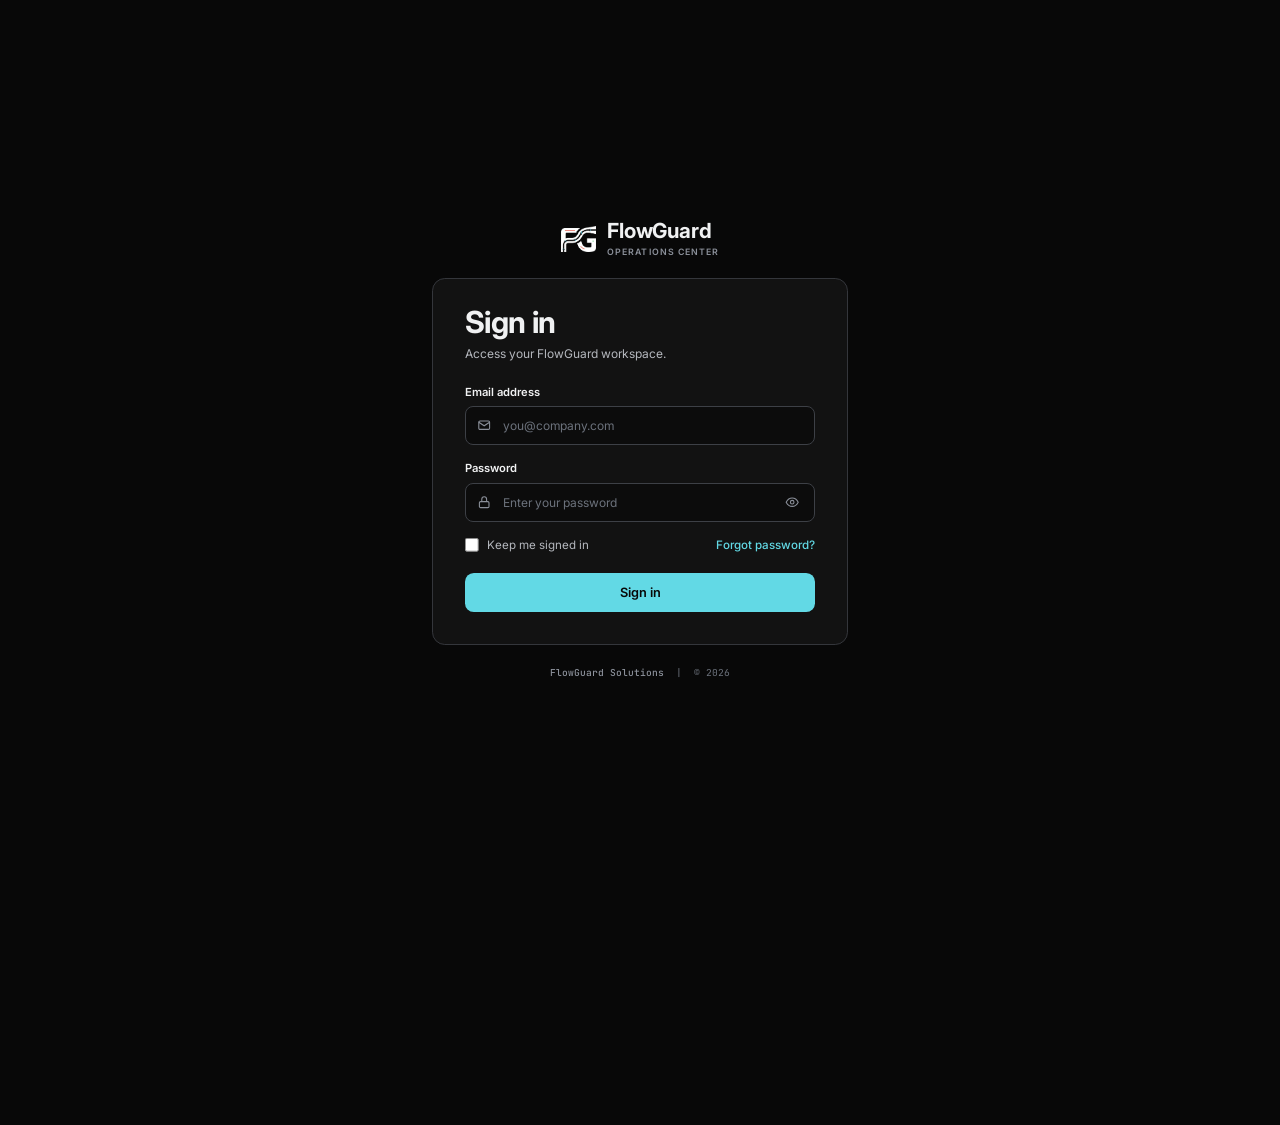
<file: index.html>
<!DOCTYPE html>
<html lang="en">
<head>
  <meta charset="UTF-8">
  <meta name="viewport" content="width=device-width, initial-scale=1.0">
  <link rel="icon" href="favicon.ico" sizes="any">
  <link rel="icon" type="image/png" sizes="32x32" href="favicon-32.png">
  <link rel="icon" type="image/png" sizes="16x16" href="favicon-16.png">
  <link rel="apple-touch-icon" sizes="180x180" href="favicon-180.png">
  <title>FlowGuard — Operations Center</title>
  <link rel="preconnect" href="https://fonts.googleapis.com">
  <link rel="preconnect" href="https://fonts.gstatic.com" crossorigin>
  <link href="https://fonts.googleapis.com/css2?family=Inter:wght@400;500;600;700&family=JetBrains+Mono:wght@400;500;600&display=swap" rel="stylesheet">
  <!-- ═══ FlowGuard shared design system (tokens + components) — portal-wide ═══ -->
  <link rel="stylesheet" href="css/foundation-tokens.css?v=prod20261014">
  <link rel="stylesheet" href="css/foundation.css?v=prod20261014">

  <link rel="stylesheet" href="css/chrome.css?v=prod20261014">
  <link rel="stylesheet" href="css/navigation.css?v=prod20261014">
<link rel="stylesheet" href="css/modules.css?v=prod20261014">
<link rel="stylesheet" href="css/shared-structure.css?v=prod20261014">
<link rel="stylesheet" href="css/operations-redesign.css?v=prod20261014">
<link rel="stylesheet" href="css/components.css?v=prod20261014">
<link rel="stylesheet" href="css/spatial.css?v=prod20261014">
  <link rel="stylesheet" href="css/command-workspace.css?v=prod20261014">
<link rel="stylesheet" href="css/command-polish.css?v=prod20261014">
<link rel="stylesheet" href="css/charts.css?v=prod20261014">
  <link rel="stylesheet" href="css/weather.css?v=rainfall2">
</head>
<body class="ops-redesign" data-build="local-redesign1">

<div class="app-neon">
  <aside class="tnav">
    <div class="tnav-brand">
      <img class="tnav-mark tnav-mark-light" src="fg-logo-light.png" alt="FlowGuard" onerror="this.style.display='none'">
      <img class="tnav-mark tnav-mark-dark" src="fg-logo-dark.png" alt="FlowGuard">
      <div class="tnav-wordmark"><strong>FlowGuard</strong><span>Operations</span></div>
    </div>
    <nav class="tnav-menu">
      <div class="tnav-sec">Operate</div>
      <button class="tnav-item" id="nav-situation" onclick="switchTab('situation')">Command centre</button>
      <button class="tnav-item" id="nav-alerts" onclick="switchTab('alerts')">Incidents<span class="nav-badge" id="nav-badge-alerts" style="display:none;">0</span></button>
      <button class="tnav-item" id="nav-network" onclick="switchTab('network')">Network map</button>
      <button class="tnav-item" id="nav-sensors" onclick="switchTab('sensors')">Device fleet</button>

      <div class="tnav-sec">Respond</div>
      <button class="tnav-item" id="nav-jobs" onclick="OpsServices.open()">Services<span class="nav-badge" id="nav-badge-jobs" style="display:none;">0</span></button>
      <button class="tnav-item" id="nav-teams" onclick="switchTab('teams')">Teams</button>
      <button class="tnav-item" id="nav-field-reports" onclick="switchTab('field-reports')">Field reports<span class="nav-badge" id="nav-badge-field-reports" style="display:none;">0</span></button>
      <div class="tnav-grp">
        <span class="tnav-item" tabindex="0">Assets</span>
        <div class="tnav-drop">
          <button class="tnav-link" id="nav-assets" onclick="switchTab('assets')">Assets</button>
          <button class="tnav-link" id="nav-properties" onclick="switchTab('properties')">Estates</button>
          <button class="tnav-link" id="nav-clients" onclick="switchTab('clients')">Clients</button>
          <button class="tnav-link" id="nav-billing" onclick="switchTab('billing')">Billing</button>
        </div>
      </div>
      <div class="tnav-grp">
        <span class="tnav-item" tabindex="0">Reports</span>
        <div class="tnav-drop">
          <button class="tnav-link" id="nav-reports" onclick="switchTab('reports')">Reports</button>
          <button class="tnav-link" id="nav-sla" onclick="switchTab('sla')">Service performance</button>
          <button class="tnav-link" id="nav-audit" onclick="switchTab('audit')">Activity log</button>
        </div>
      </div>

      <div class="tnav-sec">Plan</div>
      <button class="tnav-item" id="nav-forecast" onclick="switchTab('forecast')">Risk forecast</button>
      <button class="tnav-item" id="nav-maintenance" hidden onclick="switchTab('maintenance')">Services</button>
      <div class="tnav-grp">
        <span class="tnav-item" tabindex="0">More</span>
        <div class="tnav-drop">
          <button class="tnav-link" id="nav-dashboard" onclick="switchTab('dashboard')">Portfolio health</button>
          <button class="tnav-link" id="nav-support" onclick="switchTab('support')">Client support<span class="nav-badge" id="nav-badge-support" style="display:none;">0</span></button>
          <button class="tnav-link" id="nav-team-members" onclick="switchTab('team-members')">Staff</button>
          <button class="tnav-link" id="nav-providers" onclick="switchTab('providers')">Service providers<span class="nav-badge" id="nav-badge-providers" style="display:none;">0</span></button>
        </div>
      </div>
    </nav>
    <div class="tnav-theme" onclick="OpsTheme.toggle()" role="button" tabindex="0" aria-label="Toggle light/dark mode">
      <svg class="tnav-ic" id="theme-ic" data-fg-icon="sun"></svg>
      <span class="tnav-theme-lbl" id="theme-lbl">Light mode</span>
      <div class="fg-toggle"><div class="fg-knob"></div></div>
    </div>
    <div class="tnav-user" onclick="toggleUserMenu(event)" role="button" tabindex="0">
      <span class="fg-av" id="user-avatar">--</span>
      <div class="tnav-user-info"><div class="user-name" id="user-name">—</div><div class="user-role-el" id="user-role">—</div></div>
      <svg class="tnav-user-cx" data-fg-icon="chevron"></svg>
      <div class="tb-user-menu" id="tb-user-menu">
        <button id="nav-settings" onclick="event.stopPropagation();switchTab('settings');closeUserMenu()">Settings</button>
        <button class="danger" onclick="event.stopPropagation();handleLogout()">Sign out</button>
      </div>
    </div>
  </aside>
  <div class="content">
    <header class="opsbar">
      <span id="opsbar-title" style="display:none"></span>
      <div class="opsbar-context" style="display:flex;align-items:center;gap:12px;min-width:0">
        <button class="opsbar-scope" style="display:flex;align-items:center;gap:7px;background:none;border:none;color:var(--ink);font-family:var(--ff-b);font-size:14px;font-weight:600;cursor:pointer;white-space:nowrap">All estates</button>
        <span style="width:1px;height:18px;background:var(--border);flex:0 0 auto"></span>
        <span style="font-size:13px;color:var(--ink-2);font-weight:600;white-space:nowrap">Lagos · WAT</span>
      </div>
      <div class="opsbar-spacer" style="flex:1 1 auto"></div>
      <div class="tb-search" id="tb-search-wrap" style="width:320px;flex:0 1 320px">
        <svg data-fg-icon="search"></svg>
        <input id="tb-search" type="text" autocomplete="off" aria-label="Search estates, devices and incidents" placeholder="Search the platform…">
        <kbd>⌘K</kbd>
        <div class="tb-search-drop" id="tb-search-drop"></div>
      </div>
      <div class="ntf-wrap" id="ntf-wrap">
        <button class="fg-iconbtn" onclick="OpsNotify.toggle(event)" aria-label="Notifications">
          <svg data-fg-icon="notification"></svg>
          <span class="tb-badge" id="ntf-badge" style="display:none">0</span>
        </button>
      </div>
      <div style="width:32px;height:32px;border-radius:50%;background:#3a3d42;color:#e8eaed;display:flex;align-items:center;justify-content:center;font-size:12px;font-weight:700;flex:0 0 auto" id="tb-avatar">KE</div>
      <div style="display:none" aria-hidden="true">
        <button id="alert-triangle" onclick="toggleAlertPanel()"><span class="tb-badge" id="alert-badge">0</span></button>
        <div class="fg-toggle" onclick="OpsTheme.toggle()"><div class="fg-knob"></div></div>
        <div id="tb-storm"><b id="tb-storm-t"></b><i id="tb-storm-s"></i></div>
        <span id="tb-temp"></span><span id="tb-cond"></span><span id="tb-rain"></span><span id="current-time"></span>
        <span id="topbar-module"></span><span id="topbar-title"></span>
      </div>
    </header>
      <div id="content-dashboard"    class="tab-content active"></div>
      <div id="content-situation"    class="tab-content"></div>
      <div id="content-clients"      class="tab-content"></div>
      <div id="content-providers"    class="tab-content"></div>
      <div id="content-jobs"         class="tab-content"></div>
      <div id="content-properties"   class="tab-content"></div>
      <div id="content-assets"       class="tab-content"></div>
      <div id="content-network"      class="tab-content"></div>
      <div id="content-sensors"      class="tab-content"></div>
      <div id="content-alerts"       class="tab-content"></div>
      <div id="content-teams"        class="tab-content"></div>
      <div id="content-team-members" class="tab-content"></div>
      <div id="content-field-reports" class="tab-content"></div>
      <div id="content-maintenance"   class="tab-content"></div>
      <div id="content-support"       class="tab-content"></div>
      <div id="content-forecast"     class="tab-content"></div>
      <div id="content-reports"      class="tab-content"></div>
      <div id="content-billing"      class="tab-content"></div>
      <div id="content-sla"          class="tab-content"></div>
      <div id="content-audit"        class="tab-content"></div>
      <div id="content-settings"     class="tab-content"></div>
    </div>
</div>

<!-- Alert Tray -->
<div class="alert-panel" id="alertPanel">
  <div class="alert-panel-header">
    <div class="alert-panel-title">Incident feed</div>
    <button class="alert-panel-close" onclick="toggleAlertPanel()" aria-label="Close">✕</button>
  </div>
  <div class="alert-panel-body" id="alertPanelBody">
    <div style="text-align:center;padding:52px 0;color:var(--ink-3);">
      <svg data-fg-icon="check" data-fg-size="36" style="margin:0 auto 12px;opacity:.3;display:block;"></svg>
      <div style="font-size:var(--fs-sm);font-weight:600;color:var(--ink-2);">Incident feed not loaded</div>
      <div style="font-size:var(--fs-xs);margin-top:3px;">Use the incident queue to review recorded activity.</div>
    </div>
  </div>
</div>

<!-- Scripts -->
<script>
    window.FG_BUILD = 'cmd10-polish';
    console.log('%c FlowGuard Ops ' + FG_BUILD + ' ', 'background:#6b8cff;color:#04222b;font-weight:700;border-radius:3px',
      '| tabs: dashboard, alerts, clients, properties, assets, sentinel, network, teams');
  </script>
  <script src="js/config.js?v=prod20261014"></script>
<script src="js/auth.js?v=prod20261014"></script>
<script src="js/ops-modal.js?v=prod20261014"></script>
<script src="js/ops-charts.js?v=rainfall2"></script>
<script src="js/ops-spatial.js?v=prod20261014"></script>
<script src="js/fg-ui.js?v=prod20261014"></script>
<script src="js/fg-paginator.js?v=prod20261014"></script>
<script src="js/ops-dashboard.js?v=prod20261014"></script>
<script src="js/ops-weather.js?v=rainfall2"></script>
<script src="js/nigeria-states.js?v=prod20261014"></script>
<script src="js/ops-geography.js?v=prod20261014"></script>
<script src="js/ops-estate-monitoring.js?v=prod20261014"></script>
<script src="js/ops-situation.js?v=rainfall2"></script>
<script src="js/ops-shell.js?v=prod20261014"></script>
<script src="js/ops-user-management.js?v=prod20261014"></script>
<script src="js/ops-clients.js?v=prod20261014"></script>
<script src="js/ops-service-providers.js?v=prod20261014"></script>
<script src="js/ops-jobs.js?v=prod20261014"></script>
<script src="js/ops-properties.js?v=prod20261014"></script>
  <script src="js/ops-assets.js?v=prod20261014"></script>
  <script src="js/ops-network.js?v=prod20261014"></script>
  <script src="js/ops-sensors.js?v=prod20261014"></script>
<script src="js/ops-teams.js?v=prod20261014"></script>
<script src="js/ops-alerts-reports.js?v=prod20261014"></script>
<script src="js/ops-field-reports.js?v=prod20261014"></script>
<script src="js/ops-maintenance.js?v=prod20261014"></script>
<script src="js/ops-services.js?v=prod20261014"></script>
<script src="js/ops-service-intake.js?v=prod20261014"></script>
<script src="js/ops-support.js?v=prod20261014"></script>
<script src="js/ops-forecast.js?v=rainfall2"></script>
<script src="js/ops-billing.js?v=prod20261014"></script>
<script src="js/ops-sla.js?v=prod20261014"></script>
<script src="js/ops-audit.js?v=prod20261014"></script>
<script src="js/ops-settings.js?v=prod20261014"></script>
<script src="js/ops-notify.js?v=prod20261014"></script>

<!-- three.js for the device 3D viewer — deferred so it parses in the background
     during page load and is ready before any device pop-out is opened -->
<script defer src="vendor/three/three.min.js"></script>
<script defer src="vendor/three/GLTFLoader.js"></script>
<script defer src="vendor/three/DRACOLoader.js"></script>
<script defer src="vendor/three/OrbitControls.js"></script>

<script>
  if (typeof Auth === 'undefined' || !Auth.isAuthenticated()) {
    window.location.href = 'login.html';
  } else if (!Auth.isInternal()) {
    // Neon is staff-only. A non-internal account (e.g. a client) must never
    // hold an ops session — clear it and bounce to the login page. This catches
    // any client who still has a token from before the login-time guard shipped.
    Auth.logout();
  }
  Auth.install401Interceptor();

  const TAB_META = Object.fromEntries(Object.entries({
    dashboard:'Portfolio',situation:'Monitor',clients:'Portfolio',providers:'Administration',
    jobs:'Respond',properties:'Portfolio',assets:'Portfolio',network:'Monitor',sensors:'Monitor',
    alerts:'Respond',teams:'Respond','team-members':'Administration','field-reports':'Respond',
    maintenance:'Plan & analyse',support:'Respond',forecast:'Plan & analyse',reports:'Plan & analyse',
    billing:'Portfolio',sla:'Plan & analyse',audit:'Administration',settings:'Administration'
  }).map(([name,module])=>[name,{module,title:OpsModal.moduleTitles[name]}]));

  const ALL_TABS = Object.keys(TAB_META);

  // Each workspace owns its real read state; a missing module is not fabricated platform health.

  /* ── Nav & tab logic ── */
  function applyRoleNav() {
    ALL_TABS.forEach(tab => {
      const btn = document.getElementById(`nav-${tab}`);
      if (btn) btn.style.display = (tab === 'jobs' ? Auth.hasNavAccess('jobs') || Auth.hasNavAccess('maintenance') : Auth.hasNavAccess(tab)) ? '' : 'none';
    });
    // hide a top-nav group when all of its links are inaccessible
    document.querySelectorAll('.tnav-grp').forEach(grp => {
      const links = [...grp.querySelectorAll('.tnav-link')];
      grp.style.display = links.some(l => l.style.display !== 'none') ? '' : 'none';
    });
  }

  // ── Tab switching with URL hash persistence ──────────────────────────
  // Hash format: #alerts, #clients, etc.
  // On refresh the browser keeps the hash → we restore the correct tab.

  let _activeTab    = null;
  let _switching    = false; // debounce — prevents duplicate renders on rapid clicks
  let _deepLinking  = false; // true only while fgOpen() is navigating to a record
  const _syncTimes  = {};    // tracks when each tab last fetched data

  var _fgScroll = {};
  let _recordNavigation = 0;
  let _visibleRoute = '';
  function switchTab(name, options = {}) {
    if (!Auth.hasNavAccess(name)) return;
    if (!OpsModal.confirmLeave()) return;
    if (_activeTab === 'settings' && !OpsSettings.confirmLeave(() => switchTab(name))) return;
    if (_activeTab === 'field-reports' && !OpsFieldReports.confirmLeave(() => switchTab(name))) return;
    if (!_deepLinking) _recordNavigation++;
    if (document.querySelector('.ops-form-page')) OpsModal.close();
    if (_switching && _activeTab === name && !_deepLinking) return; // deduplicate only the same destination
    _switching = true;
    setTimeout(() => { _switching = false; }, 300);

    // preserve scroll position of the module we're leaving; restore on return
    try { const cur = document.querySelector('.app-neon > .content'); if (cur && _activeTab) _fgScroll[_activeTab] = cur.scrollTop; } catch (_) {}

    ALL_TABS.forEach(t => {
      document.getElementById(`content-${t}`)?.classList.remove('active');
      document.getElementById(`nav-${t}`)?.classList.remove('active');
    });

    document.getElementById(`content-${name}`)?.classList.add('active');
    document.getElementById(`nav-${name}`)?.classList.add('active');
    if (name === 'maintenance') document.getElementById('nav-jobs')?.classList.add('active');
    document.querySelectorAll('.tnav-grp.active').forEach(g => g.classList.remove('active'));
    document.getElementById(`nav-${name}`)?.closest('.tnav-grp')?.classList.add('active');

    const m = TAB_META[name] || {};
    const setTxt = (id, v) => { const el = document.getElementById(id); if (el) el.textContent = v; };
    setTxt('topbar-module', m.module || name);
    setTxt('topbar-title', m.title || name);
    setTxt('opsbar-title', m.title || name);
    if (window.OpsShell) OpsShell.refresh(name, m.title || name);
    document.title = `${m.title || name} · FlowGuard Ops`;

    const previousTab = _activeTab;
    _activeTab = name;
    _visibleRoute = '#' + name;
    updateSyncBadge(name);

    // Persist tab in URL hash — survives refresh without server roundtrip
    if (options.history !== false && window.location.hash !== '#' + name) {
      history[previousTab ? 'pushState' : 'replaceState'](null, '', '#' + name);
    }

    // Returning to a module should show its list — not the last record you had
    // open in it. Drop the rendered flag so renderTab rebuilds the module home.
    // Skipped while deep-linking (fgOpen), which renders a specific detail next.
    if (!_deepLinking) {
      const c = document.getElementById(`content-${name}`);
      if (c) c.removeAttribute('data-rendered');
      if (window.OpsShell) OpsShell.restoreList(name);
    }

    renderTab(name);

    // restore scroll position for the module we're returning to
    try { const c = document.querySelector('.app-neon > .content'); const y = _fgScroll[name]; if (c && y) requestAnimationFrame(() => { c.scrollTop = y; }); } catch (_) {}
    return true;
  }

  function stampSync(name) {
    _syncTimes[name] = Date.now();
    updateSyncBadge(name);
  }

  function updateSyncBadge(name) {
    const el  = document.getElementById('topbar-sync');
    const ts  = _syncTimes[name];
    if (!el) return;
    if (!ts) { el.textContent = ''; el.style.display = 'none'; return; }
    const diff = Math.floor((Date.now() - ts) / 60000);
    el.style.display  = 'inline';
    el.textContent    = diff < 1 ? 'Just now' : diff === 1 ? '1 min ago' : `${diff} min ago`;
  }

  // ── Tab rendering with error boundary ────────────────────────────────

  function renderTab(name) {
    const c = document.getElementById(`content-${name}`);
    if (!c || c.hasAttribute('data-rendered')) return;

    const MODS = {
      dashboard:        () => typeof OpsDashboard      !== 'undefined' ? OpsDashboard      : null,
      situation:        () => typeof OpsSituation      !== 'undefined' ? OpsSituation      : null,
      clients:          () => typeof OpsClients        !== 'undefined' ? OpsClients        : null,
      providers:        () => typeof OpsProviders      !== 'undefined' ? OpsProviders      : null,
      jobs:             () => typeof OpsJobs           !== 'undefined' ? OpsJobs           : null,
      properties:       () => typeof OpsProperties     !== 'undefined' ? OpsProperties     : null,
      assets:           () => typeof OpsAssets         !== 'undefined' ? OpsAssets         : null,
      network:          () => typeof OpsNetwork        !== 'undefined' ? OpsNetwork        : null,
      sensors:          () => typeof OpsSensors        !== 'undefined' ? OpsSensors        : null,
      alerts:           () => typeof OpsAlerts         !== 'undefined' ? OpsAlerts         : null,
      teams:            () => typeof OpsTeams          !== 'undefined' ? OpsTeams          : null,
      'team-members':   () => typeof OpsUserManagement !== 'undefined' ? OpsUserManagement : null,
      'field-reports':  () => typeof OpsFieldReports   !== 'undefined' ? OpsFieldReports   : null,
      maintenance:      () => typeof OpsMaintenance     !== 'undefined' ? OpsMaintenance    : null,
      support:          () => typeof OpsSupport         !== 'undefined' ? OpsSupport        : null,
      forecast:         () => typeof OpsForecast        !== 'undefined' ? OpsForecast       : null,
      reports:          () => typeof OpsReports        !== 'undefined' ? OpsReports        : null,
      billing:          () => typeof OpsBilling        !== 'undefined' ? OpsBilling        : null,
      sla:              () => typeof OpsSLA            !== 'undefined' ? OpsSLA            : null,
      audit:            () => typeof OpsAudit          !== 'undefined' ? OpsAudit          : null,
      settings:         () => typeof OpsSettings       !== 'undefined' ? OpsSettings       : null,
    };

    const mod = MODS[name]?.();

    try {
      if (mod) {
        mod.render(c);
      } else {
        renderTabError(c, name, 'Module not loaded');
        return; // don't mark as rendered so retry works
      }
      c.setAttribute('data-rendered', 'true');
      stampSync(name);
    } catch (err) {
      console.error(`[FlowGuard] Tab "${name}" render error:`, err);
      renderTabError(c, name, err.message);
    }
  }

  function renderTabError(container, name, message) {
    container.innerHTML = OpsModal.failure(OpsModal.moduleTitles[name] || 'Workspace',{message:message || 'Module not loaded'},`reloadTab('${OpsModal.sid(name)}')`,true);
  }

  function reloadTab(name) {
    if (name === 'settings' && !OpsSettings.confirmLeave(() => reloadTab(name))) return;
    if (name === 'field-reports' && !OpsFieldReports.confirmLeave(() => reloadTab(name))) return;
    const c = document.getElementById(`content-${name}`);
    if (c) { c.removeAttribute('data-rendered'); c.innerHTML = ''; }
    delete _syncTimes[name];
    renderTab(name);
  }

  // ── Alert tray ────────────────────────────────────────────────────────
  function toggleAlertPanel() {
    document.getElementById('alertPanel').classList.toggle('open');
  }

  function updateAlertCount(n) {
    OpsModal.updateNavCount('alerts',n);
    const t = document.getElementById('topbar-alert-badge');
    if (n > 0) {
      if (t) { t.textContent = n; t.style.display = 'flex'; }
    } else {
      if (t) t.style.display = 'none';
    }
  }

  // ── Alert polling — 60s interval ─────────────────────────────────────
  // Keeps alert count in topbar fresh without a full page reload.
  // Silently polls /alerts and updates the badge. Does NOT re-render the
  // alerts tab unless the user is currently viewing it.

  async function pollAlerts() {
    try {
      const token = Auth.getToken();
      if (!token) return;
      const res    = await fetch(`${CONFIG.API_BASE}/alerts`, {
        headers: { 'Authorization': 'Bearer ' + token }
      });
      if (!res.ok) throw new Error('Incident count unavailable');
      const data   = await res.json();
      const alerts = OpsModal.readArray(data,'Incident feed',['data','alerts']);
      updateAlertCount(OpsModal.scopeCount(alerts,'alerts'));

      // If alerts tab is currently active and rendered, silently refresh it
      const alertTab = document.getElementById('content-alerts');
      if (alertTab?.classList.contains('active') && typeof OpsAlerts !== 'undefined') {
        alertTab.removeAttribute('data-rendered');
        alertTab.innerHTML = '';
        OpsAlerts.render(alertTab);
        alertTab.setAttribute('data-rendered', 'true');
      }
    } catch {
      updateAlertCount(null);
    }

    // Poll field reports awaiting review — update sidebar badge
    try {
      const token = Auth.getToken();
      if (!token) return;
      const res = await fetch(`${CONFIG.API_BASE}/field-reports?status=submitted&limit=100`, {
        headers: { 'Authorization': 'Bearer ' + token }
      });
      if (!res.ok) throw new Error('Field report count unavailable');
      const data = await res.json();
      OpsModal.updateNavCount('field-reports',OpsModal.scopeCount(OpsModal.readArray(data,'Field report feed'),'field-reports'));
    } catch { OpsModal.updateNavCount('field-reports',null); }

    // Poll open client support tickets — update Support badge
    try {
      const token = Auth.getToken();
      if (!token || (typeof Auth.can === 'function' && !Auth.can('support.view'))) return;
      const res = await fetch(`${CONFIG.API_BASE}/tickets/support`, { headers: { 'Authorization': 'Bearer ' + token } });
      if (!res.ok) throw new Error('Support count unavailable');
      const rows = OpsModal.readArray(await res.json(),'Support request feed');
      OpsModal.updateNavCount('support',OpsModal.scopeCount(rows,'support'));
    } catch { OpsModal.updateNavCount('support',null); }
  }

  // ── Clock ─────────────────────────────────────────────────────────────
  function updateClock() {
    const now = new Date();
    const t = now.toLocaleTimeString([], { hour:'2-digit', minute:'2-digit', second:'2-digit' });
    document.getElementById('current-time').textContent = t;
  }

  // ── One-time topbar setup ────────────────────────────────────────────
  // This used to live INSIDE updateClock(), which runs every second via
  // setInterval — so the storm-banner fetch, the weather-chip fetch, and
  // the command-search event listeners were all re-registered every
  // second, forever: duplicate listeners piling up on every keystroke
  // handler, and a fresh setInterval(load, 30min) created every second
  // that never gets cleared, hammering the weather API in ever-growing
  // multiples the longer a tab stays open. None of that is time-related —
  // it only needs to run once at boot.
  function initTopbarWidgets() {
    // ══ Theme (dark-first COMMAND) ══
    window.OpsTheme = (function () {
      function get() { return localStorage.getItem('ops_theme') || 'dark'; }
      function apply(t) {
        document.documentElement.dataset.theme = t;
        const sun = document.getElementById('theme-icon-sun');
        const moon = document.getElementById('theme-icon-moon');
        if (sun && moon) { sun.style.display = t === 'dark' ? '' : 'none'; moon.style.display = t === 'dark' ? 'none' : ''; }
        // sidebar theme toggle label + icon (moon in dark, sun in light)
        const lbl = document.getElementById('theme-lbl');
        const ic = document.getElementById('theme-ic');
        // label + icon show the mode you'll switch TO (matches client portal)
        if (lbl) lbl.textContent = t === 'dark' ? 'Light mode' : 'Dark mode';
        if (ic) ic.outerHTML = OpsModal.icon(t === 'dark' ? 'sun' : 'moon').replace('<svg ','<svg class="tnav-ic" id="theme-ic" ');

      }
      function set(t) {
        localStorage.setItem('ops_theme', t);
        apply(t);
        window.dispatchEvent(new CustomEvent('ops-theme-change', { detail: t }));
      }
      function toggle() { set(get() === 'dark' ? 'light' : 'dark'); }
      apply(get());
      return { get, set, toggle };
    })();


    // ══ Storm warning banner (next 48h heavy rainfall) ══
    (async function stormWatch() {
      try {
        const r = await fetch('https://api.open-meteo.com/v1/forecast?latitude=6.45&longitude=3.47&daily=precipitation_sum&timezone=Africa%2FLagos&forecast_days=2');
        const j = await r.json();
        const days = j.daily.time.map((t, i) => ({ t, mm: j.daily.precipitation_sum[i] || 0 }));
        const worst = days.reduce((a, b) => b.mm > a.mm ? b : a, days[0]);
        if (worst.mm >= 20) {
          const el = document.getElementById('tb-storm');
          const day = new Date(worst.t).toDateString() === new Date().toDateString() ? 'today' : 'tomorrow';
          document.getElementById('tb-storm-s').textContent = `Heavy rainfall ${day} · ~${Math.round(worst.mm)}mm across Lagos`;
          el.style.display = 'flex';
        }
      } catch (_) {}
    })();

    // ══ Command search (clients + properties) ══
    (function cmdSearch() {
      const input = document.getElementById('tb-search');
      const drop = document.getElementById('tb-search-drop');
      if (!input || !drop) return;
      let idx = null, t = null;
      async function buildIndex() {
        if (idx) return idx;
        const [c, p] = await Promise.all([
          OpsModal.apiGet('/clients').catch(() => ({ data: [] })),
          OpsModal.apiGet('/properties').catch(() => ({ data: [] })),
        ]);
        idx = [
          ...(c.data || []).map(x => ({ kind: 'Client', tab: 'clients', name: x.company_name || x.name || x.estate_manager_name || '', sub: x.estate_manager_email || '' })),
          ...(p.data || []).map(x => ({ kind: 'Estate', tab: 'properties', name: x.property_name || x.property_id || '', sub: [x.city, x.state].filter(Boolean).join(', ') })),
        ].filter(x => x.name);
        return idx;
      }
      input.addEventListener('input', () => {
        clearTimeout(t);
        const q = input.value.trim().toLowerCase();
        if (q.length < 2) { drop.style.display = 'none'; return; }
        t = setTimeout(async () => {
          const list = await buildIndex();
          const hits = list.filter(x => x.name.toLowerCase().includes(q) || (x.sub || '').toLowerCase().includes(q)).slice(0, 8);
          drop.innerHTML = hits.length
            ? hits.map(h => `<div class="tbs-item" onclick="switchTab('${h.tab}');document.getElementById('tb-search-drop').style.display='none';document.getElementById('tb-search').value='';"><span class="tbs-kind">${h.kind}</span>${h.name}<span class="tbs-sub">${h.sub}</span></div>`).join('')
            : '<div class="tbs-item" style="cursor:default;color:var(--ink-3)">No matches</div>';
          drop.style.display = 'block';
        }, 220);
      });
      document.addEventListener('click', e => { if (!e.target.closest('#tb-search-wrap')) drop.style.display = 'none'; });
      document.addEventListener('keydown', e => {
        if ((e.metaKey || e.ctrlKey) && e.key === 'k') { e.preventDefault(); input.focus(); }
        if (e.key === 'Escape') drop.style.display = 'none';
      });
    })();

    // ══ Live weather chip (Open-Meteo, Lagos) ══
    (async function weatherChip() {

      async function load() {
        try {
          const r = await fetch('https://api.open-meteo.com/v1/forecast?latitude=6.45&longitude=3.47&current=temperature_2m,precipitation,weather_code&timezone=Africa%2FLagos');
          const j = await r.json();
          const c = j.current || {};
          const code = c.weather_code || 0;
          const desc = code >= 95 ? 'Storm' : code >= 80 ? 'Showers' : code >= 61 ? 'Rain' : code >= 51 ? 'Drizzle' : code >= 45 ? 'Fog' : code >= 2 ? 'Cloudy' : 'Clear';
          const tEl = document.getElementById('tb-temp'), cEl = document.getElementById('tb-cond'), rEl = document.getElementById('tb-rain');
          if (tEl) tEl.textContent = `${Math.round(c.temperature_2m)}°C`;
          if (cEl) cEl.textContent = desc;
          if (rEl) rEl.textContent = `${(c.precipitation ?? 0).toFixed(1)} mm`;
        } catch (_) {}
      }
      load();
      setInterval(load, 30 * 60 * 1000);
    })();
  }

  // ── Logout ────────────────────────────────────────────────────────────
  function toggleUserMenu(e) {
    e.stopPropagation();
    document.getElementById('tb-user-menu').classList.toggle('open');
  }
  function closeUserMenu() { document.getElementById('tb-user-menu').classList.remove('open'); }
  document.addEventListener('click', e => { if (!e.target.closest('#tb-user')) closeUserMenu(); });

  function handleLogout() {
    OpsModal.confirm('Sign out of FlowGuard Operations Center?', () => Auth.logout());
  }

  // ── Boot ─────────────────────────────────────────────────────────────
  document.addEventListener('DOMContentLoaded', () => {
    Auth.updateUserInfo();
    applyRoleNav();
    // Load the editable permission model, then re-apply nav so it reflects any
    // admin-configured role permissions (falls back to the static role map).
    Auth.loadPermissions().then(() => {
      applyRoleNav();
      if (_activeTab && !Auth.hasNavAccess(_activeTab)) switchTab(Auth.getDefaultTab());
    });
    initTopbarWidgets();
    if (typeof OpsNotify !== 'undefined') OpsNotify.init();
    updateClock();
    setInterval(updateClock, 1000);
    setInterval(() => { if (_activeTab) updateSyncBadge(_activeTab); }, 60000);
    setInterval(pollAlerts, 60000); // alert polling every 60s

    // ── Tab restore from URL hash ──────────────────────────────────────
    // If the URL has a hash (#alerts, #clients, etc.) restore that tab.
    // Falls back to the user's role-default tab if hash is invalid or inaccessible.
    restoreRoute();
    // Both events can fire for one back action; deduplicate the same URL.
    const restoreHistory = () => {
      if (_visibleRoute === window.location.hash) return;
      const previous = _visibleRoute;
      if (restoreRoute() !== true && previous) history.replaceState(null,'',previous);
    };
    window.addEventListener('popstate', restoreHistory);
    window.addEventListener('hashchange', restoreHistory);
  });

  // ── Cross-module deep-link ────────────────────────────────────────────
  // fgOpen(tab, id): switch to a module and open a specific record's detail.
  // Powers the bold relationship links (OpsModal.link) across detail screens.
  const FG_OPEN = {
    clients:         ['OpsClients',        'open'],
    providers:       ['OpsProviders',      'openDetail'],
    properties:      ['OpsProperties',     'open'],
    assets:          ['OpsAssets',         'open'],
    sensors:         ['OpsSensors',        'viewSensor'],
    alerts:          ['OpsAlerts',         'open'],
    billing:         ['OpsBilling',        'open'],
    'team-members':  ['OpsUserManagement', 'open'],
    teams:           ['OpsTeams',          'viewTeam'],
    jobs:            ['OpsJobs',           'openJob'],
    maintenance:     ['OpsMaintenance',    'openJob'],
    'field-reports': ['OpsFieldReports',   'openReport'],
    reports:         ['OpsReports',       'open'],
    support:         ['OpsSupport',        'open'],
  };
  function restoreRoute() {
    const route = window.location.hash.slice(1);
    const slash = route.indexOf('/');
    const name = slash < 0 ? route : route.slice(0,slash);
    const tab = ({'service-providers':'providers',incidents:'alerts',property:'properties',ticket:'support'})[name] || name;
    if (!ALL_TABS.includes(tab) || !Auth.hasNavAccess(tab)) return switchTab(Auth.getDefaultTab(), {history:false});
    if (slash >= 0 && FG_OPEN[tab]) {
      try { return fgOpen(tab,decodeURIComponent(route.slice(slash+1)),{history:false}); }
      catch (_) { OpsModal.toast('This record link is invalid.','watch'); }
    }
    return switchTab(tab,{history:false});
  }
  function fgOpen(tab, id, options = {}) {
    if (!tab || id == null || id === '') return;
    tab = ({'service-providers':'providers',incidents:'alerts',property:'properties',ticket:'support'})[tab] || tab;
    if (_activeTab === 'settings' && !OpsSettings.confirmLeave(() => fgOpen(tab,id))) return;
    if (_activeTab === 'field-reports' && !OpsFieldReports.confirmLeave(() => fgOpen(tab,id))) return;
    if (typeof Auth !== 'undefined' && Auth.hasNavAccess && !Auth.hasNavAccess(tab)) {
      try { OpsModal.toast('You do not have access to that module', 'warning'); } catch (e) {}
      return;
    }
    // Don't reset this tab to its list — we're about to open a specific record.
    _deepLinking = true;
    const navigated = switchTab(tab, {history:false});
    _deepLinking = false;
    if (!navigated) return;
    const route = '#' + tab + '/' + encodeURIComponent(String(id));
    _visibleRoute = route;
    if (options.history !== false && window.location.hash !== route) history.pushState(null,'',route);
    const navigation = ++_recordNavigation;
    const spec = FG_OPEN[tab];
    if (!spec) return;
    const [g, m] = spec;
    const content = document.getElementById('content-' + tab);
    // A detail/drawer is on screen once one of these markers exists. Some
    // modules render detail from an in-memory list that loads asynchronously,
    // so we re-invoke open() until the record's detail actually appears.
    const shown = () => !!(content && content.querySelector(
      '[class*="detail-top"], [class*="detail-screen"], .fgd-header, .ald-header, .prd-header, .cld-header, .sn-drawer, .report-detail, .tmv-back'));
    let tries = 15;
    // Always invoke open() on the first tick (so same-module links re-navigate
    // even when a detail is already on screen); after that, only keep retrying
    // while no detail has rendered yet — this covers modules whose detail reads
    // from an in-memory list that is still loading.
    (async function attempt(first) {
      if (navigation !== _recordNavigation || _activeTab !== tab) return;
      if (!first && shown()) return;
      // Feature modules are top-level const bindings, not window properties.
      const modules = { OpsClients, OpsProviders, OpsProperties, OpsAssets, OpsSensors, OpsAlerts, OpsBilling, OpsUserManagement, OpsTeams, OpsJobs, OpsMaintenance, OpsFieldReports, OpsSupport, OpsReports };
      const mod = modules[g] || window[g];
      if (mod && typeof mod[m] === 'function') {
        try { if (tab === 'alerts') await mod[m](id, true); else await mod[m](id); } catch (e) { console.error('[FlowGuard] fgOpen', tab, id, e); }
      }
      if (navigation === _recordNavigation && tries-- > 0) setTimeout(() => attempt(false), 180);
    })(true);
    return true;
  }

  window.switchTab        = switchTab;
  window.fgListRoute      = () => {
    if (!_activeTab) return;
    _recordNavigation++;
    _visibleRoute = '#' + _activeTab;
    if (window.location.hash !== _visibleRoute) history.pushState(null,'',_visibleRoute);
  };
  window.fgOpen           = fgOpen;
  window.reloadTab        = reloadTab;
  window.updateAlertCount = updateAlertCount;
  window.stampSync        = stampSync;
</script>
</body>
</html>
</file>
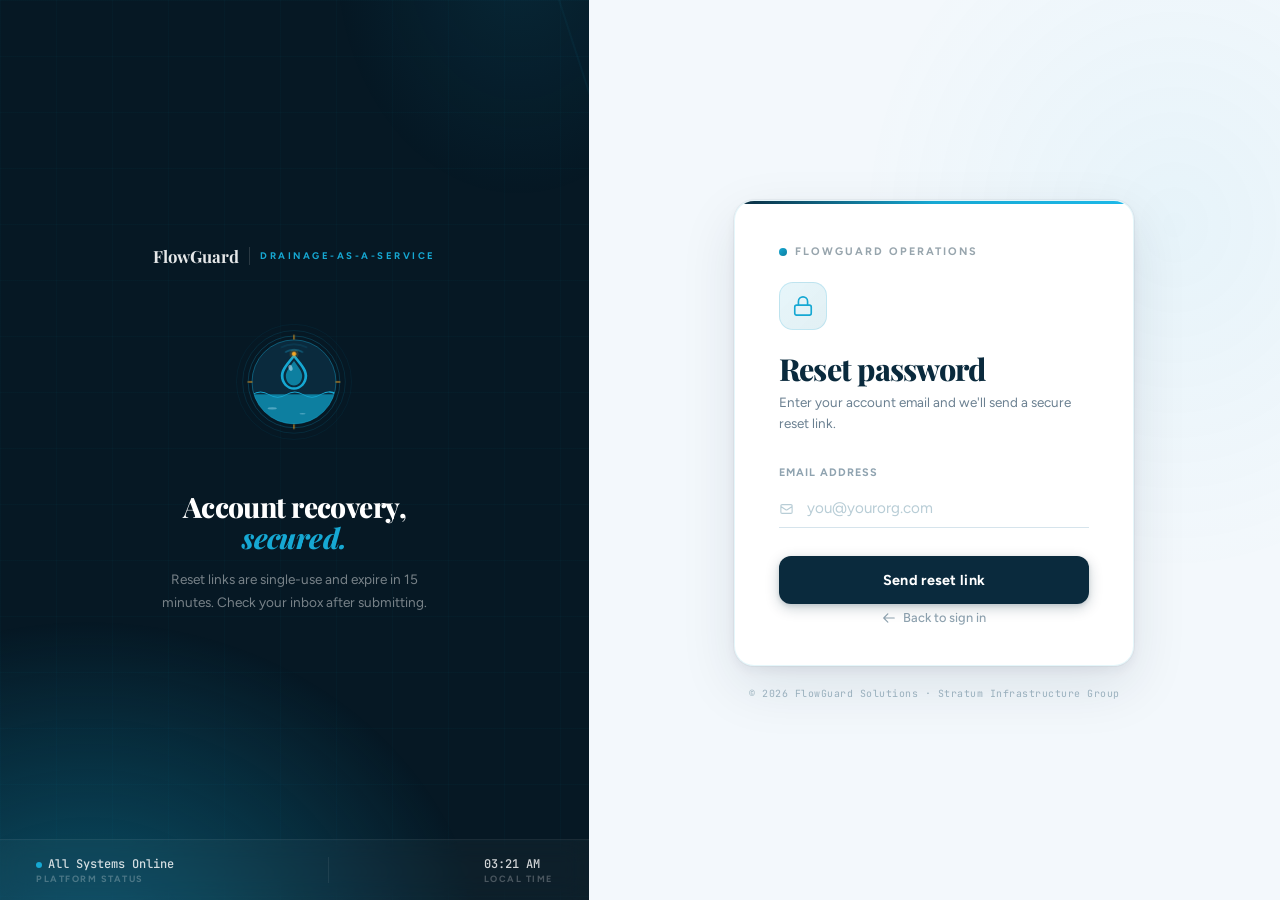
<file: forgot-password.html>
<!DOCTYPE html>
<html lang="en">
<head>
  <meta charset="UTF-8">
  <meta name="viewport" content="width=device-width, initial-scale=1.0">
  <title>FlowGuard — Reset Password</title>
  <link rel="preconnect" href="https://fonts.googleapis.com">
  <link rel="preconnect" href="https://fonts.gstatic.com" crossorigin>
  <link href="https://fonts.googleapis.com/css2?family=Playfair+Display:ital,wght@0,700;0,800;1,700&family=Figtree:wght@300;400;500;600;700&family=JetBrains+Mono:wght@400;500&display=swap" rel="stylesheet">
  <style>
    *, *::before, *::after { margin: 0; padding: 0; box-sizing: border-box; }

    :root {
      --navy:      #0a2a3d;
      --navy-mid:  #0d3a54;
      --navy-deep: #061824;
      --blue:      #16a8d3;
      --blue-hi:   #1cb8e8;
      --amber:     #f5a623;
      --teal:      #0d7fa0;
      --ff-d: 'Playfair Display', Georgia, serif;
      --ff-b: 'Figtree', system-ui, sans-serif;
      --ff-m: 'JetBrains Mono', monospace;
    }

    html { min-height: 100%; }
    body {
      min-height: 100vh;
      font-family: var(--ff-b);
      display: flex;
      flex-direction: row;
    }

    /* ════════════════════════════════════════════════
       LEFT PANEL — same treatment as login
    ════════════════════════════════════════════════ */
    .left {
      width: 46%;
      flex-shrink: 0;
      background: var(--navy-deep);
      position: sticky;
      top: 0;
      height: 100vh;
      display: flex;
      flex-direction: column;
      overflow: hidden;
    }

    .left-bg {
      position: absolute; inset: 0;
      background:
        radial-gradient(ellipse 130% 75% at 15% 108%, rgba(13,127,160,.6) 0%, transparent 52%),
        radial-gradient(ellipse 70% 60% at 88% -5%,   rgba(22,168,211,.10) 0%, transparent 45%);
      animation: waterBreath 10s ease-in-out infinite alternate;
    }
    @keyframes waterBreath {
      0%   { transform: scale(1) translateY(0); }
      100% { transform: scale(1.04) translateY(-10px); }
    }

    .left-grid {
      position: absolute; inset: 0;
      background-image:
        linear-gradient(rgba(22,168,211,.032) 1px, transparent 1px),
        linear-gradient(90deg, rgba(22,168,211,.032) 1px, transparent 1px);
      background-size: 56px 56px;
    }

    .left-sweep {
      position: absolute;
      top: -60%; right: -15%;
      width: 2px; height: 200%;
      background: linear-gradient(180deg, transparent, rgba(22,168,211,.07) 40%, rgba(22,168,211,.11) 60%, transparent);
      transform: rotate(-18deg);
      pointer-events: none;
    }

    .left-inner {
      position: relative; z-index: 2;
      flex: 1;
      display: flex; flex-direction: column;
      align-items: center; justify-content: center;
      padding: 60px 52px 40px;
      text-align: center;
    }

    /* Wordmark */
    .wordmark {
      display: flex; align-items: center; gap: 10px;
      margin-bottom: 48px;
      animation: fadeUp .7s cubic-bezier(.22,1,.36,1) both;
    }
    .wordmark-name {
      font-family: var(--ff-d);
      font-size: 1.05rem; font-weight: 700;
      color: rgba(255,255,255,.9);
    }
    .wordmark-div { width: 1px; height: 18px; background: rgba(255,255,255,.14); }
    .wordmark-tag {
      font-family: var(--ff-b);
      font-size: .6rem; font-weight: 700;
      letter-spacing: 2.5px; text-transform: uppercase;
      color: var(--blue);
    }

    /* Smaller brand mark */
    .brand-mark-wrap {
      position: relative;
      width: 140px; height: 140px;
      margin-bottom: 36px;
      animation: fadeUp .7s .1s cubic-bezier(.22,1,.36,1) both;
    }

    .ring {
      position: absolute;
      top: 50%; left: 50%;
      transform: translate(-50%,-50%);
      border-radius: 50%;
      border: 1px solid rgba(22,168,211,.4);
    }
    .ring-1 { animation: ringOut 3.6s .5s ease-out infinite; }
    .ring-2 { animation: ringOut 3.6s 1.4s ease-out infinite; }
    @keyframes ringOut {
      0%   { width: 140px; height: 140px; opacity: .5; }
      100% { width: 270px; height: 270px; opacity: 0; }
    }

    .brand-mark-svg {
      width: 140px; height: 140px;
      position: relative; z-index: 2;
    }

    .amber-breathe { animation: ambBr 2.8s ease-in-out infinite; }
    @keyframes ambBr { 0%,100%{opacity:1;} 50%{opacity:.4;} }

    /* Left copy */
    .left-headline {
      font-family: var(--ff-d);
      font-size: clamp(1.6rem, 2.2vw, 2.2rem);
      font-weight: 800;
      color: #fff;
      line-height: 1.12;
      letter-spacing: -.02em;
      margin-bottom: 14px;
      animation: fadeUp .7s .2s cubic-bezier(.22,1,.36,1) both;
    }
    .left-headline em { font-style: italic; color: var(--blue); }

    .left-sub {
      font-size: .85rem;
      color: rgba(255,255,255,.46);
      line-height: 1.72;
      max-width: 290px;
      margin: 0 auto;
      animation: fadeUp .7s .28s cubic-bezier(.22,1,.36,1) both;
    }

    /* Security notice */
    .security-notice {
      margin-top: 36px;
      background: rgba(245,166,35,.07);
      border: 1px solid rgba(245,166,35,.18);
      border-radius: 10px;
      padding: 16px 18px;
      display: flex;
      align-items: flex-start;
      gap: 12px;
      text-align: left;
      max-width: 340px;
      animation: fadeUp .7s .35s cubic-bezier(.22,1,.36,1) both;
    }

    .notice-icon {
      width: 28px; height: 28px;
      background: rgba(245,166,35,.12);
      border-radius: 7px;
      display: flex; align-items: center; justify-content: center;
      flex-shrink: 0;
    }

    .notice-title {
      font-size: .68rem; font-weight: 700;
      letter-spacing: 1.2px; text-transform: uppercase;
      color: var(--amber); margin-bottom: 4px;
    }

    .notice-body {
      font-size: .76rem;
      color: rgba(255,255,255,.45);
      line-height: 1.6;
    }

    /* Stats strip */
    .stats-strip {
      position: relative; z-index: 3;
      flex-shrink: 0;
      padding: 16px 36px;
      background: rgba(255,255,255,.03);
      backdrop-filter: blur(12px);
      -webkit-backdrop-filter: blur(12px);
      border-top: 1px solid rgba(255,255,255,.055);
      display: flex;
      align-items: center;
      justify-content: space-between;
      animation: fadeUp .7s .42s cubic-bezier(.22,1,.36,1) both;
    }
    .stat { display: flex; flex-direction: column; gap: 1px; }
    .stat-val { font-family: var(--ff-m); font-size: .75rem; font-weight: 500; color: rgba(255,255,255,.82); }
    .stat-lbl { font-size: .57rem; font-weight: 700; letter-spacing: 1.5px; text-transform: uppercase; color: rgba(255,255,255,.25); }
    .stat-sep { width: 1px; height: 26px; background: rgba(255,255,255,.07); }
    .odot { display: inline-block; width: 6px; height: 6px; border-radius: 50%; background: var(--blue); margin-right: 6px; vertical-align: middle; animation: dotBlink 2s ease-in-out infinite; }
    @keyframes dotBlink { 0%,100%{opacity:1;} 50%{opacity:.25;} }

    /* ════════════════════════════════════════════════
       RIGHT PANEL
    ════════════════════════════════════════════════ */
    .right {
      flex: 1;
      background: #f3f8fc;
      display: flex;
      flex-direction: column;
      align-items: center;
      justify-content: center;
      padding: 60px 48px;
      overflow-y: auto;
      min-height: 100vh;
      position: relative;
    }

    .right::before {
      content: '';
      position: fixed;
      top: 0; right: 0;
      width: 55%; height: 100%;
      background: radial-gradient(ellipse 75% 65% at 85% 25%, rgba(22,168,211,.055) 0%, transparent 60%);
      pointer-events: none; z-index: 0;
    }

    .form-outer {
      position: relative; z-index: 1;
      width: 100%; max-width: 400px;
      display: flex; flex-direction: column; gap: 20px;
    }

    /* Form card */
    .form-card {
      background: #ffffff;
      border-radius: 20px;
      border: 1px solid rgba(22,168,211,.11);
      box-shadow:
        0 0 0 1px rgba(10,42,61,.04),
        0 4px 12px rgba(10,42,61,.06),
        0 20px 56px rgba(10,42,61,.10);
      padding: 44px 44px 40px;
      position: relative; overflow: hidden;
      animation: cardReveal .55s .05s cubic-bezier(.22,1,.36,1) both;
    }

    .form-card::before {
      content: '';
      position: absolute;
      top: 0; left: 0; right: 0; height: 3px;
      background: linear-gradient(90deg, var(--navy), var(--blue), var(--blue-hi));
    }

    @keyframes cardReveal {
      from { opacity: 0; transform: translateY(22px) scale(.98); }
      to   { opacity: 1; transform: translateY(0) scale(1); }
    }

    /* Card brand echo */
    .card-brand {
      display: flex; align-items: center; gap: 8px;
      margin-bottom: 24px;
    }
    .card-brand-dot {
      width: 8px; height: 8px; border-radius: 50%;
      background: linear-gradient(135deg, var(--blue), var(--teal));
    }
    .card-brand-lbl {
      font-size: .68rem; font-weight: 700;
      letter-spacing: 2px; text-transform: uppercase;
      color: var(--navy); opacity: .42;
    }

    /* Lock icon inside card */
    .card-icon {
      width: 48px; height: 48px;
      background: linear-gradient(135deg, rgba(22,168,211,.1), rgba(13,127,160,.12));
      border: 1px solid rgba(22,168,211,.18);
      border-radius: 14px;
      display: flex; align-items: center; justify-content: center;
      margin-bottom: 22px;
    }

    .card-title {
      font-family: var(--ff-d);
      font-size: 1.9rem; font-weight: 800;
      color: var(--navy);
      letter-spacing: -.025em; line-height: 1.1;
      margin-bottom: 7px;
    }
    .card-sub {
      font-size: .84rem; color: #6b8091;
      margin-bottom: 32px; line-height: 1.55;
    }

    /* Field */
    .field { margin-bottom: 28px; }
    .field-lbl {
      display: block;
      font-size: .68rem; font-weight: 700;
      letter-spacing: 1px; text-transform: uppercase;
      color: #8fa3b0; margin-bottom: 10px;
    }
    .field-wrap { position: relative; }
    .field-ico {
      position: absolute;
      left: 0; top: 50%; transform: translateY(-50%);
      color: #b8cdd6; transition: color .25s;
      pointer-events: none;
      display: flex; align-items: center;
    }
    .field-wrap:focus-within .field-ico { color: var(--blue); }
    .field-inp {
      width: 100%;
      background: transparent;
      border: none;
      border-bottom: 1.5px solid #d6e4ec;
      padding: 10px 14px 10px 28px;
      font-family: var(--ff-b);
      font-size: .95rem; font-weight: 500;
      color: var(--navy);
      outline: none; transition: border-color .25s;
      -webkit-appearance: none; border-radius: 0;
    }
    .field-inp::placeholder { color: #b8cdd6; font-weight: 400; }
    .field-line {
      position: absolute; bottom: 0; left: 0;
      height: 2px; width: 0;
      background: linear-gradient(90deg, var(--navy), var(--blue));
      transition: width .32s cubic-bezier(.22,1,.36,1);
      border-radius: 1px;
    }
    .field-inp:focus ~ .field-line { width: 100%; }

    /* Submit */
    .btn-submit {
      width: 100%;
      padding: 15px 24px;
      background: var(--navy);
      border: none; border-radius: 12px;
      color: white;
      font-family: var(--ff-b);
      font-size: .9rem; font-weight: 700;
      letter-spacing: .3px;
      cursor: pointer;
      position: relative; overflow: hidden;
      transition: transform .18s, box-shadow .25s;
      box-shadow: 0 4px 14px rgba(10,42,61,.22), 0 2px 4px rgba(10,42,61,.12);
    }
    .btn-submit::after {
      content: '';
      position: absolute; top: 0; left: -100%;
      width: 60%; height: 100%;
      background: linear-gradient(90deg, transparent, rgba(22,168,211,.22), rgba(28,184,232,.12), transparent);
      transform: skewX(-15deg);
      transition: left .55s ease;
    }
    .btn-submit:hover::after { left: 160%; }
    .btn-submit:hover:not(:disabled) { transform: translateY(-2px); box-shadow: 0 8px 28px rgba(10,42,61,.28), 0 4px 8px rgba(10,42,61,.14); }
    .btn-submit:active:not(:disabled) { transform: translateY(0); }
    .btn-submit:disabled { opacity: .6; cursor: not-allowed; transform: none; }
    .btn-text { position: relative; z-index: 1; }
    .spinner {
      display: inline-block;
      width: 13px; height: 13px;
      border: 2px solid rgba(255,255,255,.3);
      border-top-color: white;
      border-radius: 50%;
      animation: spin .7s linear infinite;
      vertical-align: middle; margin-right: 8px;
    }
    @keyframes spin { to { transform: rotate(360deg); } }

    /* Messages */
    .msg {
      display: none;
      margin-top: 16px; border-radius: 10px;
      padding: 12px 16px;
      font-size: .82rem;
      align-items: flex-start; gap: 10px; line-height: 1.5;
    }
    .msg.error   { display: flex; background: rgba(229,62,62,.07); border: 1px solid rgba(229,62,62,.22); color: #e53e3e; }
    .msg.success { display: flex; background: rgba(22,168,211,.08); border: 1px solid rgba(22,168,211,.3);  color: var(--teal); }

    /* Back link */
    .back-link {
      display: flex; align-items: center; justify-content: center;
      gap: 7px;
      margin-top: 6px;
      font-size: .8rem; font-weight: 500;
      color: #8fa3b0; text-decoration: none;
      transition: color .2s;
    }
    .back-link:hover { color: var(--blue); }

    /* Version */
    .version {
      text-align: center;
      font-family: var(--ff-m);
      font-size: .62rem; color: #9fb5c2;
      letter-spacing: .5px;
    }

    /* ════════════════════════════════════════════════
       ANIMATIONS
    ════════════════════════════════════════════════ */
    @keyframes fadeUp {
      from { opacity: 0; transform: translateY(18px); }
      to   { opacity: 1; transform: translateY(0); }
    }

    @media (prefers-reduced-motion: reduce) {
      * { animation: none !important; transition: none !important; }
    }

    /* ════════════════════════════════════════════════
       RESPONSIVE
    ════════════════════════════════════════════════ */
    @media (max-width: 860px) {
      body { flex-direction: column; }
      .left { width: 100%; height: auto; position: relative; }
      .left-inner { padding: 40px 32px 28px; }
      .brand-mark-wrap { width: 110px; height: 110px; margin-bottom: 24px; }
      .brand-mark-svg  { width: 110px; height: 110px; }
      @keyframes ringOut {
        0%   { width: 110px; height: 110px; opacity: .5; }
        100% { width: 220px; height: 220px; opacity: 0; }
      }
      .left-headline { font-size: 1.6rem; }
      .security-notice { max-width: 100%; margin-top: 24px; }
      .stats-strip { padding: 14px 28px; }
      .right { min-height: unset; padding: 40px 24px 48px; justify-content: flex-start; overflow-y: visible; }
      .right::before { display: none; }
      .form-outer { max-width: 100%; }
    }

    @media (max-width: 480px) {
      .left-inner { padding: 32px 22px 22px; }
      .left-headline { font-size: 1.4rem; }
      .security-notice { padding: 12px 14px; }
      .form-card { padding: 32px 26px 28px; }
      .right { padding: 28px 18px 44px; }
    }
  </style>
</head>
<body>

<!-- ════ LEFT ════ -->
<div class="left">
  <div class="left-bg"></div>
  <div class="left-grid"></div>
  <div class="left-sweep"></div>

  <div class="left-inner">

    <div class="wordmark">
      <span class="wordmark-name">FlowGuard</span>
      <div class="wordmark-div"></div>
      <span class="wordmark-tag">Drainage-as-a-Service</span>
    </div>

    <div class="brand-mark-wrap">
      <div class="ring ring-1"></div>
      <div class="ring ring-2"></div>
      <svg class="brand-mark-svg" viewBox="160 60 360 260" xmlns="http://www.w3.org/2000/svg">
        <defs><clipPath id="fc"><circle cx="340" cy="182" r="108"/></clipPath></defs>
        <circle cx="340" cy="182" r="148" fill="none" stroke="#16a8d3" stroke-width="1" opacity="0.18"/>
        <circle cx="340" cy="182" r="132" fill="none" stroke="#16a8d3" stroke-width="1.2" opacity="0.28"/>
        <circle cx="340" cy="182" r="118" fill="none" stroke="#1cb8e8" stroke-width="1.5" opacity="0.38"/>
        <circle cx="340" cy="182" r="108" fill="#0a2a3d"/>
        <g clip-path="url(#fc)">
          <rect x="232" y="214" width="216" height="90" fill="#0d7fa0"/>
          <path d="M232 214 Q254 200 276 214 Q298 228 320 214 Q342 200 364 214 Q386 228 408 214 Q430 200 448 210 L448 216 Q430 202 408 216 Q386 230 364 216 Q342 202 320 216 Q298 230 276 216 Q254 202 232 216 Z" fill="#16a8d3"/>
          <ellipse cx="284" cy="250" rx="12" ry="3" fill="#cceeff" opacity="0.35"/>
          <ellipse cx="362" cy="264" rx="8" ry="2" fill="#cceeff" opacity="0.3"/>
        </g>
        <circle cx="340" cy="182" r="108" fill="none" stroke="#1cb8e8" stroke-width="2.5" opacity="0.4"/>
        <path d="M340 110 C358 132 374 148 374 166 C374 186 358 202 340 202 C322 202 306 186 306 166 C306 148 322 132 340 110 Z" fill="#16a8d3"/>
        <path d="M340 120 C355 139 367 153 367 166 C367 183 355 196 340 196 C325 196 313 183 313 166 C313 153 325 139 340 120 Z" fill="#0a2a3d"/>
        <path d="M340 128 C352 144 361 156 361 166 C361 180 352 191 340 191 C328 191 319 180 319 166 C319 156 328 144 340 128 Z" fill="#0d7fa0"/>
        <ellipse cx="331" cy="146" rx="5" ry="8" fill="#cceeff" opacity="0.55" transform="rotate(-18 331 146)"/>
        <circle cx="340" cy="110" r="6" fill="#f5a623" class="amber-breathe"/>
        <circle cx="340" cy="110" r="10" fill="none" stroke="#f5a623" stroke-width="1.5" opacity="0.45" class="amber-breathe"/>
        <path d="M318 105 Q340 93 362 105" fill="none" stroke="#1cb8e8" stroke-width="2" stroke-linecap="round" opacity="0.75"/>
        <path d="M307 93 Q340 77 373 93" fill="none" stroke="#1cb8e8" stroke-width="1.5" stroke-linecap="round" opacity="0.38"/>
        <line x1="340" y1="72" x2="340" y2="62" stroke="#f5a623" stroke-width="2.5" stroke-linecap="round"/>
        <line x1="448" y1="182" x2="458" y2="182" stroke="#f5a623" stroke-width="2.5" stroke-linecap="round"/>
        <line x1="232" y1="182" x2="222" y2="182" stroke="#f5a623" stroke-width="2.5" stroke-linecap="round"/>
        <line x1="340" y1="292" x2="340" y2="302" stroke="#f5a623" stroke-width="2.5" stroke-linecap="round"/>
      </svg>
    </div>

    <h1 class="left-headline">
      Account recovery,<br>
      <em>secured.</em>
    </h1>

    <p class="left-sub">
      Reset links are single-use and expire in 15 minutes.
      Check your inbox after submitting.
    </p>

  </div>

  <div class="stats-strip">
    <div class="stat">
      <div class="stat-val"><span class="odot"></span>All Systems Online</div>
      <div class="stat-lbl">Platform Status</div>
    </div>
    <div class="stat-sep"></div>
    <div class="stat">
      <div class="stat-val" id="ltime">--:--</div>
      <div class="stat-lbl">Local Time</div>
    </div>
  </div>
</div>

<!-- ════ RIGHT ════ -->
<div class="right">
  <div class="form-outer">

    <div class="form-card" id="main-card">
      <div class="card-brand">
        <div class="card-brand-dot"></div>
        <span class="card-brand-lbl">FlowGuard Operations</span>
      </div>

      <div class="card-icon">
        <svg width="22" height="22" fill="none" stroke="var(--blue)" stroke-width="1.8" viewBox="0 0 24 24">
          <rect x="3" y="11" width="18" height="11" rx="2"/>
          <path stroke-linecap="round" d="M7 11V7a5 5 0 0110 0v4"/>
        </svg>
      </div>

      <h2 class="card-title">Reset password</h2>
      <p class="card-sub">Enter your account email and we'll send a secure reset link.</p>

      <form id="forgot-form" novalidate>

        <div class="field">
          <label class="field-lbl" for="email">Email Address</label>
          <div class="field-wrap">
            <span class="field-ico">
              <svg width="15" height="15" fill="none" stroke="currentColor" stroke-width="1.8" viewBox="0 0 24 24">
                <path stroke-linecap="round" stroke-linejoin="round" d="M3 8l7.89 5.26a2 2 0 002.22 0L21 8M5 19h14a2 2 0 002-2V7a2 2 0 00-2-2H5a2 2 0 00-2 2v10a2 2 0 002 2z"/>
              </svg>
            </span>
            <input type="email" id="email" class="field-inp"
              placeholder="you@yourorg.com"
              autocomplete="email" required>
            <div class="field-line"></div>
          </div>
        </div>

        <button type="submit" class="btn-submit" id="sbtn">
          <span class="btn-text">Send reset link</span>
        </button>

        <div class="msg" id="fmsg" role="alert" aria-live="assertive">
          <svg width="14" height="14" fill="none" stroke="currentColor" stroke-width="2" viewBox="0 0 24 24" style="flex-shrink:0;margin-top:1px;" id="msg-icon">
            <path stroke-linecap="round" stroke-linejoin="round" d="M12 9v2m0 4h.01M10.29 3.86L1.82 18a2 2 0 001.71 3h16.94a2 2 0 001.71-3L13.71 3.86a2 2 0 00-3.42 0z"/>
          </svg>
          <span id="fmsg-text"></span>
        </div>

      </form>

      <a href="login.html" class="back-link">
        <svg width="14" height="14" fill="none" stroke="currentColor" stroke-width="2" viewBox="0 0 24 24">
          <path stroke-linecap="round" stroke-linejoin="round" d="M10 19l-7-7m0 0l7-7m-7 7h18"/>
        </svg>
        Back to sign in
      </a>
    </div>

    <!-- Success state (hidden, shown after submit) -->
    <div class="form-card" id="success-card" style="display:none;">
      <div class="card-brand">
        <div class="card-brand-dot"></div>
        <span class="card-brand-lbl">FlowGuard Operations</span>
      </div>

      <div class="card-icon" style="background:linear-gradient(135deg,rgba(10,138,106,.1),rgba(13,127,160,.1));border-color:rgba(10,138,106,.18);">
        <svg width="22" height="22" fill="none" stroke="#0a8a6a" stroke-width="1.8" viewBox="0 0 24 24">
          <path stroke-linecap="round" stroke-linejoin="round" d="M9 12l2 2 4-4m6 2a9 9 0 11-18 0 9 9 0 0118 0z"/>
        </svg>
      </div>

      <h2 class="card-title">Check your inbox</h2>
      <p class="card-sub" id="success-msg-body">
        If an account exists for that email, a reset link is on its way.
        It expires in 15 minutes.
      </p>

      <a href="login.html" style="display:block;">
        <button type="button" class="btn-submit" style="background:var(--teal);">
          <span class="btn-text">Return to sign in</span>
        </button>
      </a>

      <p style="margin-top:18px;font-size:.78rem;color:#8fa3b0;text-align:center;line-height:1.55;">
        Didn't receive it? Check your spam folder, or
        <a href="forgot-password.html" style="color:var(--blue);font-weight:600;text-decoration:none;">try again.</a>
      </p>
    </div>

    <p class="version">© 2026 FlowGuard Solutions · Stratum Infrastructure Group</p>

  </div>
</div>

<script>
  // Clock
  function tick() {
    const el = document.getElementById('ltime');
    if (el) el.textContent = new Date().toLocaleTimeString([], { hour: '2-digit', minute: '2-digit' });
  }
  tick(); setInterval(tick, 30000);

  // Message helper
  function showMsg(text, type) {
    const box = document.getElementById('fmsg');
    const ico = document.getElementById('msg-icon');
    box.className = 'msg ' + type;
    document.getElementById('fmsg-text').textContent = text;
    if (type === 'success') {
      ico.innerHTML = '<path stroke-linecap="round" stroke-linejoin="round" d="M9 12l2 2 4-4m6 2a9 9 0 11-18 0 9 9 0 0118 0z"/>';
    } else {
      ico.innerHTML = '<path stroke-linecap="round" stroke-linejoin="round" d="M12 9v2m0 4h.01M10.29 3.86L1.82 18a2 2 0 001.71 3h16.94a2 2 0 001.71-3L13.71 3.86a2 2 0 00-3.42 0z"/>';
    }
  }

  // Swap to success state
  function showSuccess(email) {
    document.getElementById('main-card').style.display = 'none';
    const card = document.getElementById('success-card');
    card.style.display = 'block';
    card.style.animation = 'cardReveal .5s cubic-bezier(.22,1,.36,1) both';
    document.getElementById('success-msg-body').textContent =
      `If an account exists for ${email}, a reset link has been sent. It expires in 15 minutes.`;
  }

  // Submit
  document.getElementById('forgot-form').addEventListener('submit', async function(e) {
    e.preventDefault();
    const email = document.getElementById('email').value.trim();
    const btn   = document.getElementById('sbtn');
    const btxt  = btn.querySelector('.btn-text');

    if (!email) { showMsg('Please enter your email address.', 'error'); return; }

    btn.disabled = true;
    btxt.innerHTML = '<span class="spinner"></span>Sending…';

    try {
      await fetch('https://api.flowguard.ng/api/v1/auth/forgot-password', {
        method: 'POST',
        headers: { 'Content-Type': 'application/json' },
        body: JSON.stringify({ email })
      });
      // Always show success — never reveal if the email exists
      showSuccess(email);
    } catch {
      btn.disabled = false;
      btxt.textContent = 'Send reset link';
      showMsg('Unable to connect. Check your network and try again.', 'error');
    }
  });
</script>
</body>
</html>
</file>
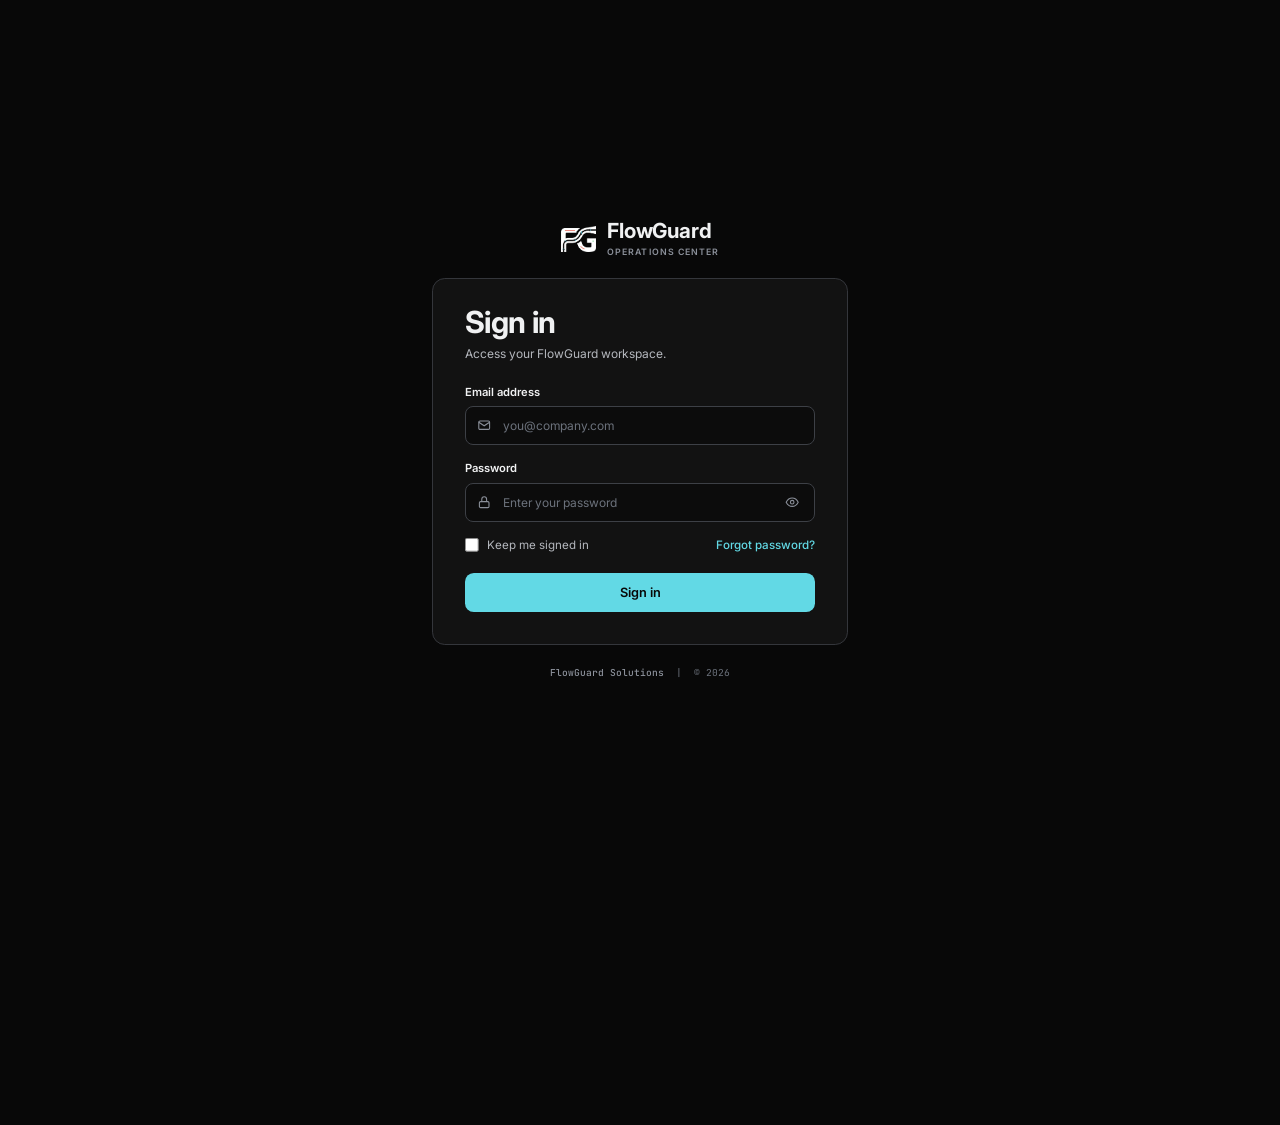
<file: login.html>
<!DOCTYPE html>
<html lang="en">
<head>
  <meta charset="UTF-8">
  <meta name="viewport" content="width=device-width, initial-scale=1.0">
  <title>FlowGuard — Sign In</title>
  <link rel="icon" href="favicon.ico" sizes="any">
  <link rel="icon" type="image/png" sizes="32x32" href="favicon-32.png">
  <link rel="icon" type="image/png" sizes="16x16" href="favicon-16.png">
  <link rel="apple-touch-icon" sizes="180x180" href="favicon-180.png">
  <link rel="preconnect" href="https://fonts.googleapis.com">
  <link rel="preconnect" href="https://fonts.gstatic.com" crossorigin>
  <link href="https://fonts.googleapis.com/css2?family=Inter:wght@400;500;600;700&family=JetBrains+Mono:wght@400;500&display=swap" rel="stylesheet">
  <style>
    :root{
      --bg:#080808; --card:#121212; --field:#0c0c0c;
      --line:#34363b; --line-2:#3d4046;
      --t1:#f0f1f2; --t2:#b5b8be; --t3:#8b909a; --t4:#6c727c;
      --blue:#62d9e5; --blue-h:#83e4ec; --button-ink:#080808;
      --err:#f0616d; --err-bg:rgba(240,97,109,.12);
      --ff:'Inter',system-ui,sans-serif; --ff-m:'JetBrains Mono',monospace;
    }
    *{box-sizing:border-box;margin:0;padding:0}
    body{background:var(--bg);color:var(--t1);font-family:var(--ff);-webkit-font-smoothing:antialiased;min-height:100vh;display:flex;align-items:center;justify-content:center;padding:32px 20px}
    body::before{content:"";position:fixed;inset:0;pointer-events:none}

    .shell{position:relative;z-index:2;width:100%;max-width:520px;display:flex;flex-direction:column;align-items:center}

    /* brand */
    .brand{display:flex;align-items:center;gap:14px;margin-bottom:26px}
    .brand-logo{width:52px;height:52px;border-radius:13px;background:#1c1d20;border:1px solid var(--line-2);display:grid;place-items:center}
    .brand-logo img{width:30px;height:30px;object-fit:contain}
    .brand-txt .n{font-size:26px;font-weight:700;letter-spacing:-.01em;line-height:1;color:var(--t1)}
    .brand-txt .t{font-size:11px;font-weight:600;letter-spacing:.22em;text-transform:uppercase;color:var(--t3);margin-top:5px}

    /* card */
    .card{width:100%;background:var(--card);border:1px solid var(--line);border-radius:16px;padding:36px 40px 40px}
    h1{font-size:38px;font-weight:700;letter-spacing:-.02em;line-height:1.05;color:var(--t1)}
    .sub{color:var(--t2);font-size:15px;margin:8px 0 30px}

    .field{margin-bottom:20px}
    .field label{display:block;font-size:14px;font-weight:600;color:var(--t1);margin-bottom:9px}
    .inp-wrap{position:relative;display:flex;align-items:center}
    .inp-wrap .lead{position:absolute;left:15px;color:var(--t3);display:grid;place-items:center;pointer-events:none}
    .inp-wrap .lead svg{width:18px;height:18px}
    .field-inp{width:100%;padding:14px 16px 14px 46px;background:var(--field);border:1px solid var(--line-2);border-radius:10px;color:var(--t1);font-family:inherit;font-size:15px;transition:.15s}
    .field-inp::placeholder{color:var(--t4)}
    .field-inp:focus{outline:2px solid var(--blue);outline-offset:2px;box-shadow:none}
    .pw-tog{position:absolute;right:10px;background:none;border:none;color:var(--t3);cursor:pointer;padding:9px;display:grid;place-items:center}
    .pw-tog:hover{color:var(--t1)}

    .row{display:flex;align-items:center;justify-content:space-between;margin:4px 0 26px}
    .chk{display:flex;align-items:center;gap:10px;font-size:14.5px;color:var(--t2);cursor:pointer;user-select:none}
    .chk-box{width:18px;height:18px;accent-color:var(--blue);cursor:pointer}
    .link{color:var(--blue);font-size:14.5px;font-weight:500;text-decoration:none}
    .link:hover{text-decoration:underline}

    .btn-submit{width:100%;padding:15px;border-radius:11px;background:var(--blue);color:var(--button-ink);border:none;font-family:inherit;font-size:16px;font-weight:600;cursor:pointer;transition:.15s;display:flex;align-items:center;justify-content:center;gap:9px}
    .btn-submit:hover:not(:disabled){background:var(--blue-h)}
    .btn-submit:disabled{opacity:.75;cursor:default}
    .spinner{width:16px;height:16px;border:2px solid currentColor;border-right-color:transparent;border-radius:50%;animation:spin .7s linear infinite;display:inline-block}
    @keyframes spin{to{transform:rotate(360deg)}}

    .msg{display:none;align-items:flex-start;gap:9px;margin-top:16px;padding:12px 14px;border-radius:10px;font-size:14px;line-height:1.45}
    .msg.error{display:flex;background:var(--err-bg);color:#f4959d;border:1px solid rgba(240,97,109,.3)}
    .msg.info{display:flex;background:var(--card);color:var(--ink);border:1px solid var(--border)}

    .foot{margin-top:26px;font-family:var(--ff-m);font-size:12px;color:var(--t4);text-align:center}
    .foot b{color:var(--t3);font-weight:500}

    /* loading screen */
    .loadscreen{position:fixed;inset:0;z-index:100;background:var(--bg);display:none;flex-direction:column;align-items:center;justify-content:center;padding:32px;text-align:center}
    .loadscreen.show{display:flex}
    .loadscreen .brand{margin-bottom:34px;flex-direction:column;gap:12px}
    .loadscreen .brand-txt{text-align:center}
    .loadscreen h2{font-size:34px;font-weight:700;letter-spacing:-.02em;color:var(--t1)}
    .loadscreen p{color:var(--t2);font-size:16px;margin-top:10px}
    .progress{width:min(480px,80vw);height:6px;border-radius:4px;background:#26282c;overflow:hidden;margin-top:34px}
    .progress > span{display:block;height:100%;width:30%;border-radius:4px;background:var(--blue);animation:slide 1.1s ease-in-out infinite}
    @keyframes slide{0%{margin-left:-30%}100%{margin-left:100%}}
    .loadscreen .foot{position:fixed;bottom:34px;left:0;right:0}

    @media(max-width:520px){.card{padding:28px 22px 30px}h1{font-size:30px}.brand-txt .n{font-size:22px}}
    html[data-theme="light"] { --bg:#fff;--card:#fff;--field:#f6f6f6;--line:#dedede;--line-2:#a8a8a8;--t1:#171717;--t2:#363636;--t3:#626262;--t4:#686868;--blue:#075d70;--blue-h:#075d70;--button-ink:#fff;--err:#a3263a;--err-bg:#fce5e9; }
    .brand-logo { width:44px;height:44px;border:0;border-radius:0;background:transparent; }
    .brand-logo img { width:44px;height:44px; }
    .brand-txt .t { font-size:11px;letter-spacing:.12em; }
    html[data-theme="light"] .msg.error {color:var(--err);}
    :is(button,input,a):focus-visible {outline:2px solid var(--blue);outline-offset:3px;}
    @media(prefers-reduced-motion:reduce) {*,*::before,*::after {animation:none!important;transition:none!important;}}
  </style>
  <link rel="stylesheet" href="css/auth-density.css?v=prod20261014">
</head>
<body>
  <div class="shell">
    <div class="brand">
      <div class="brand-logo"><img src="fg-logo-dark.png" alt="FlowGuard"></div>
      <div class="brand-txt">
        <div class="n">FlowGuard</div>
        <div class="t">Operations Center</div>
      </div>
    </div>

    <div class="card">
      <h1>Sign in</h1>
      <p class="sub">Access your FlowGuard workspace.</p>

      <form id="lform" novalidate>
        <div class="field">
          <label for="email">Email address</label>
          <div class="inp-wrap">
            <span class="lead"><svg fill="none" stroke="currentColor" stroke-width="1.8" viewBox="0 0 24 24"><rect x="3" y="5" width="18" height="14" rx="2"/><path d="M3 7l9 6 9-6"/></svg></span>
            <input type="email" id="email" class="field-inp" placeholder="you@company.com" autocomplete="email" required>
          </div>
        </div>
        <div class="field">
          <label for="password">Password</label>
          <div class="inp-wrap">
            <span class="lead"><svg fill="none" stroke="currentColor" stroke-width="1.8" viewBox="0 0 24 24"><rect x="4" y="11" width="16" height="10" rx="2"/><path d="M8 11V7a4 4 0 118 0v4"/></svg></span>
            <input type="password" id="password" class="field-inp" placeholder="Enter your password" autocomplete="current-password" required>
            <button type="button" class="pw-tog" id="pwtog" aria-label="Show password">
              <svg id="eye-svg" width="18" height="18" fill="none" stroke="currentColor" stroke-width="1.8" viewBox="0 0 24 24"><path d="M2 12s3.5-7 10-7 10 7 10 7-3.5 7-10 7-10-7-10-7z"/><circle cx="12" cy="12" r="3"/></svg>
            </button>
          </div>
        </div>

        <div class="row">
          <label class="chk"><input type="checkbox" id="remme" class="chk-box"> Keep me signed in</label>
          <a class="link" href="forgot-password.html">Forgot password?</a>
        </div>

        <button type="submit" class="btn-submit" id="sbtn"><span class="btn-text">Sign in</span></button>

        <div class="msg" id="fmsg" role="alert" aria-live="assertive">
          <span id="fmsg-text"></span>
        </div>
      </form>
    </div>

    <div class="foot"><b>FlowGuard Solutions</b> &nbsp;|&nbsp; © 2026</div>
  </div>

  <!-- post-sign-in loading screen -->
  <div class="loadscreen" id="loadscreen">
    <div class="brand">
      <div class="brand-logo"><img src="fg-logo-dark.png" alt="FlowGuard"></div>
      <div class="brand-txt">
        <div class="n">FlowGuard</div>
        <div class="t">Operations Center</div>
      </div>
    </div>
    <h2>Loading your workspace…</h2>
    <p>Preparing your access and workspace.</p>
    <div class="progress"><span></span></div>
    <div class="foot"><b>FlowGuard Solutions</b> &nbsp;|&nbsp; © 2026</div>
  </div>

<script src="js/config.js?v=prod20261014"></script>
<script>
  try { document.documentElement.setAttribute('data-theme',localStorage.getItem('ops_theme') === 'light' ? 'light' : 'dark'); } catch (_) {}
  document.querySelectorAll('.brand-logo img').forEach(function(img) { img.src=document.documentElement.getAttribute('data-theme') === 'light' ? 'fg-logo-light.png' : 'fg-logo-dark.png'; });
  // password visibility toggle
  document.getElementById('pwtog').addEventListener('click', function () {
    var inp = document.getElementById('password');
    var eye = document.getElementById('eye-svg');
    if (inp.type === 'password') {
      inp.type = 'text';
      eye.innerHTML = '<path d="M17.94 17.94A10.07 10.07 0 0112 20c-6.5 0-10-7-10-7a17.6 17.6 0 015.06-5.94M9.9 4.24A9.1 9.1 0 0112 4c6.5 0 10 7 10 7a17.6 17.6 0 01-2.16 3.19M1 1l22 22"/>';
    } else {
      inp.type = 'password';
      eye.innerHTML = '<path d="M2 12s3.5-7 10-7 10 7 10 7-3.5 7-10 7-10-7-10-7z"/><circle cx="12" cy="12" r="3"/>';
    }
  });

  function showMsg(txt, type) {
    var box = document.getElementById('fmsg');
    box.className = 'msg ' + (type || 'error');
    document.getElementById('fmsg-text').textContent = txt;
  }
  function clearMsg() { document.getElementById('fmsg').className = 'msg'; }


  document.getElementById('lform').addEventListener('submit', async function (e) {
    e.preventDefault(); clearMsg();
    var email    = document.getElementById('email').value.trim();
    var password = document.getElementById('password').value;
    var remember = document.getElementById('remme').checked;
    var btn  = document.getElementById('sbtn');
    var btxt = btn.querySelector('.btn-text');
    if (!email || !password) { showMsg('Please enter your email and password.'); return; }
    btn.disabled = true;
    btxt.innerHTML = '<span class="spinner"></span>Signing in…';
    try {
      var r = await fetch(CONFIG.API_BASE + '/auth/login', {
        method: 'POST', headers: { 'Content-Type': 'application/json' },
        body: JSON.stringify({ email: email, password: password, portal: 'ops' })
      });
      var d;
      try { d = await r.json(); } catch (_) { throw new Error('invalid-response'); }
      if (r.ok && d.success) {
        if (!d.data || !d.data.user || typeof d.data.token !== 'string' || !d.data.token) throw new Error('invalid-response');
        if (d.data.user.user_type !== 'internal') {
          btn.disabled = false; btxt.textContent = 'Sign in';
          showMsg('Invalid credentials. Please try again.'); return;
        }
        var store = remember ? localStorage : sessionStorage;
        var otherStore = remember ? sessionStorage : localStorage;
        otherStore.removeItem('token'); otherStore.removeItem('user');
        store.setItem('token', d.data.token);
        store.setItem('user', JSON.stringify(d.data.user));
        var role = String(d.data.user.role || '').trim().toLowerCase().replace(/[\s-]+/g, '_');
        var dest = role === 'field_team' ? 'field.html' : CONFIG.LOCAL_SANDBOX ? 'index.html#alerts' : 'index.html';
        document.getElementById('loadscreen').classList.add('show');  // show loading screen
        setTimeout(function () { window.location.href = dest; }, 1400);
      } else {
        btn.disabled = false; btxt.textContent = 'Sign in';
        showMsg(r.status >= 500 ? 'The sign-in service is unavailable. Please retry later.' : d.error || (r.status === 401 ? 'Invalid credentials. Please try again.' : 'Sign-in was not accepted. Please retry.'));
      }
    } catch (err) {
      btn.disabled = false; btxt.textContent = 'Sign in';
      showMsg(err.message === 'invalid-response' ? 'The sign-in service returned an unreadable response. No session was saved.' : 'Connection failed. Check your network and retry.');
    }
  });
</script>
</body>
</html>
</file>
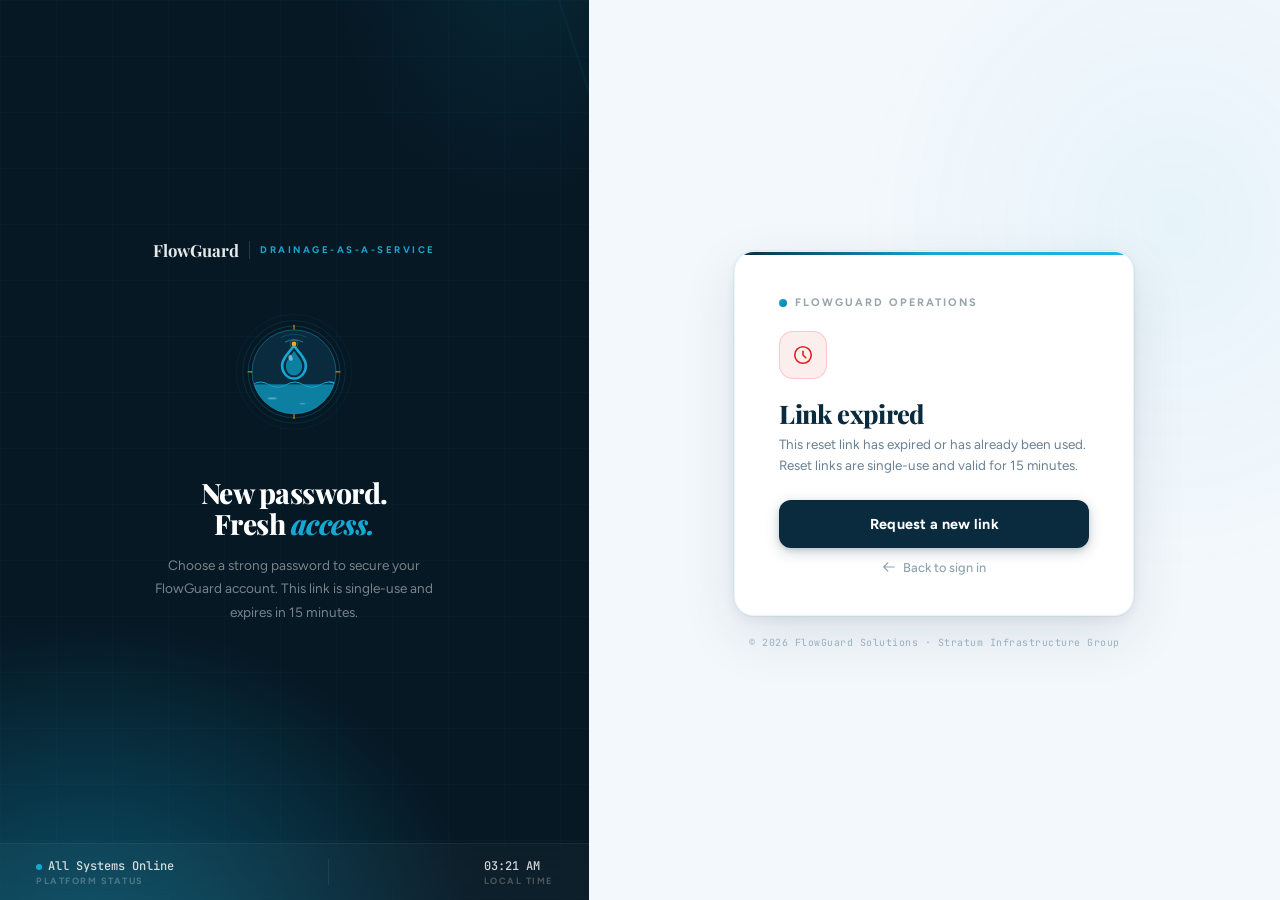
<file: reset-password.html>
<!DOCTYPE html>
<html lang="en">
<head>
  <meta charset="UTF-8">
  <meta name="viewport" content="width=device-width, initial-scale=1.0">
  <link rel="icon" type="image/png" href="favicon-32.png">
  <title>FlowGuard — Set New Password</title>
  <link rel="preconnect" href="https://fonts.googleapis.com">
  <link rel="preconnect" href="https://fonts.gstatic.com" crossorigin>
  <link href="https://fonts.googleapis.com/css2?family=Playfair+Display:ital,wght@0,700;0,800;1,700&family=Figtree:wght@300;400;500;600;700&family=JetBrains+Mono:wght@400;500&display=swap" rel="stylesheet">
  <style>
    *, *::before, *::after { margin: 0; padding: 0; box-sizing: border-box; }

    :root {
      --navy:      #0a2a3d;
      --navy-mid:  #0d3a54;
      --navy-deep: #061824;
      --blue:      #16a8d3;
      --blue-hi:   #1cb8e8;
      --amber:     #f5a623;
      --teal:      #0d7fa0;
      --ok:        #0a8a6a;
      --err:       #dc2626;
      --ff-d: 'Playfair Display', Georgia, serif;
      --ff-b: 'Figtree', system-ui, sans-serif;
      --ff-m: 'JetBrains Mono', monospace;
    }

    html { min-height: 100%; }
    body {
      min-height: 100vh;
      font-family: var(--ff-b);
      display: flex; flex-direction: row;
    }

    /* ════════════════════════════════════════
       LEFT PANEL
    ════════════════════════════════════════ */
    .left {
      width: 46%; flex-shrink: 0;
      background: var(--navy-deep);
      position: sticky; top: 0; height: 100vh;
      display: flex; flex-direction: column;
      overflow: hidden;
    }

    .left-bg {
      position: absolute; inset: 0;
      background:
        radial-gradient(ellipse 130% 75% at 15% 108%, rgba(13,127,160,.6) 0%, transparent 52%),
        radial-gradient(ellipse 70% 60% at 88% -5%,   rgba(22,168,211,.10) 0%, transparent 45%);
      animation: waterBreath 10s ease-in-out infinite alternate;
    }
    @keyframes waterBreath {
      0%   { transform: scale(1) translateY(0); }
      100% { transform: scale(1.04) translateY(-10px); }
    }

    .left-grid {
      position: absolute; inset: 0;
      background-image:
        linear-gradient(rgba(22,168,211,.032) 1px, transparent 1px),
        linear-gradient(90deg, rgba(22,168,211,.032) 1px, transparent 1px);
      background-size: 56px 56px;
    }

    .left-sweep {
      position: absolute; top: -60%; right: -15%;
      width: 2px; height: 200%;
      background: linear-gradient(180deg, transparent, rgba(22,168,211,.07) 40%, rgba(22,168,211,.11) 60%, transparent);
      transform: rotate(-18deg); pointer-events: none;
    }

    .left-inner {
      position: relative; z-index: 2; flex: 1;
      display: flex; flex-direction: column;
      align-items: center; justify-content: center;
      padding: 60px 52px 40px; text-align: center;
    }

    /* Wordmark */
    .wordmark {
      display: flex; align-items: center; gap: 10px; margin-bottom: 44px;
      animation: fadeUp .7s cubic-bezier(.22,1,.36,1) both;
    }
    .wordmark-name { font-family: var(--ff-d); font-size: 1.05rem; font-weight: 700; color: rgba(255,255,255,.9); }
    .wordmark-div  { width: 1px; height: 18px; background: rgba(255,255,255,.14); }
    .wordmark-tag  { font-family: var(--ff-b); font-size: .6rem; font-weight: 700; letter-spacing: 2.5px; text-transform: uppercase; color: var(--blue); }

    /* Brand mark */
    .brand-wrap {
      position: relative; width: 140px; height: 140px;
      margin-bottom: 32px;
      animation: fadeUp .7s .1s cubic-bezier(.22,1,.36,1) both;
    }

    .ring {
      position: absolute; top: 50%; left: 50%;
      transform: translate(-50%,-50%);
      border-radius: 50%; border: 1px solid rgba(22,168,211,.4);
    }
    .ring-1 { animation: ringOut 3.6s .5s ease-out infinite; }
    .ring-2 { animation: ringOut 3.6s 1.4s ease-out infinite; }
    @keyframes ringOut {
      0%   { width: 140px; height: 140px; opacity: .5; }
      100% { width: 270px; height: 270px; opacity: 0; }
    }

    .brand-svg { width: 140px; height: 140px; position: relative; z-index: 2; }
    .amber-breathe { animation: ambBr 2.8s ease-in-out infinite; }
    @keyframes ambBr { 0%,100%{opacity:1;} 50%{opacity:.4;} }

    /* Left headline */
    .left-headline {
      font-family: var(--ff-d);
      font-size: clamp(1.6rem, 2.2vw, 2.2rem);
      font-weight: 800; color: #fff;
      line-height: 1.12; letter-spacing: -.02em;
      margin-bottom: 14px;
      animation: fadeUp .7s .2s cubic-bezier(.22,1,.36,1) both;
    }
    .left-headline em { font-style: italic; color: var(--blue); }

    .left-sub {
      font-size: .85rem; color: rgba(255,255,255,.46);
      line-height: 1.72; max-width: 280px; margin: 0 auto;
      animation: fadeUp .7s .28s cubic-bezier(.22,1,.36,1) both;
    }

    /* Security advisory */
    .sec-notice {
      margin-top: 32px;
      background: rgba(10,138,106,.08);
      border: 1px solid rgba(10,138,106,.2);
      border-radius: 10px; padding: 14px 16px;
      display: flex; align-items: flex-start; gap: 11px;
      text-align: left; max-width: 320px;
      animation: fadeUp .7s .35s cubic-bezier(.22,1,.36,1) both;
    }

    .sec-notice-icon {
      width: 26px; height: 26px; border-radius: 7px;
      background: rgba(10,138,106,.12);
      display: flex; align-items: center; justify-content: center;
      flex-shrink: 0;
    }

    .sec-notice-title {
      font-size: .67rem; font-weight: 700;
      letter-spacing: 1.2px; text-transform: uppercase;
      color: #4ade80; margin-bottom: 4px;
    }

    .sec-notice-body {
      font-size: .75rem; color: rgba(255,255,255,.44); line-height: 1.6;
    }

    /* Stats strip */
    .stats-strip {
      position: relative; z-index: 3; flex-shrink: 0;
      padding: 14px 36px;
      background: rgba(255,255,255,.03);
      backdrop-filter: blur(12px);
      border-top: 1px solid rgba(255,255,255,.055);
      display: flex; align-items: center; justify-content: space-between;
      animation: fadeUp .7s .42s cubic-bezier(.22,1,.36,1) both;
    }
    .stat { display: flex; flex-direction: column; gap: 1px; }
    .stat-val { font-family: var(--ff-m); font-size: .75rem; font-weight: 500; color: rgba(255,255,255,.82); }
    .stat-lbl { font-size: .57rem; font-weight: 700; letter-spacing: 1.5px; text-transform: uppercase; color: rgba(255,255,255,.25); }
    .stat-sep { width: 1px; height: 26px; background: rgba(255,255,255,.07); }
    .odot { display: inline-block; width: 6px; height: 6px; border-radius: 50%; background: var(--blue); margin-right: 6px; vertical-align: middle; animation: dotBlink 2s ease-in-out infinite; }
    @keyframes dotBlink { 0%,100%{opacity:1;} 50%{opacity:.25;} }

    /* ════════════════════════════════════════
       RIGHT PANEL
    ════════════════════════════════════════ */
    .right {
      flex: 1; background: #f3f8fc;
      display: flex; flex-direction: column;
      align-items: center; justify-content: center;
      padding: 60px 48px;
      overflow-y: auto; min-height: 100vh;
      position: relative;
    }

    .right::before {
      content: ''; position: fixed;
      top: 0; right: 0; width: 55%; height: 100%;
      background: radial-gradient(ellipse 75% 65% at 85% 25%, rgba(22,168,211,.055) 0%, transparent 60%);
      pointer-events: none; z-index: 0;
    }

    .form-outer {
      position: relative; z-index: 1;
      width: 100%; max-width: 400px;
      display: flex; flex-direction: column; gap: 20px;
    }

    /* Card */
    .form-card {
      background: #fff; border-radius: 20px;
      border: 1px solid rgba(22,168,211,.11);
      box-shadow: 0 0 0 1px rgba(10,42,61,.04), 0 4px 12px rgba(10,42,61,.06), 0 20px 56px rgba(10,42,61,.10);
      padding: 44px 44px 40px;
      position: relative; overflow: hidden;
      animation: cardReveal .55s .05s cubic-bezier(.22,1,.36,1) both;
    }

    .form-card::before {
      content: ''; position: absolute;
      top: 0; left: 0; right: 0; height: 3px;
      background: linear-gradient(90deg, var(--navy), var(--blue), var(--blue-hi));
    }

    @keyframes cardReveal {
      from { opacity: 0; transform: translateY(22px) scale(.98); }
      to   { opacity: 1; transform: translateY(0) scale(1); }
    }

    .card-brand { display: flex; align-items: center; gap: 8px; margin-bottom: 22px; }
    .card-brand-dot { width: 8px; height: 8px; border-radius: 50%; background: linear-gradient(135deg, var(--blue), var(--teal)); }
    .card-brand-lbl { font-size: .68rem; font-weight: 700; letter-spacing: 2px; text-transform: uppercase; color: var(--navy); opacity: .42; }

    .card-icon {
      width: 48px; height: 48px;
      background: linear-gradient(135deg, rgba(22,168,211,.1), rgba(13,127,160,.12));
      border: 1px solid rgba(22,168,211,.18);
      border-radius: 14px;
      display: flex; align-items: center; justify-content: center;
      margin-bottom: 20px;
    }

    .card-title {
      font-family: var(--ff-d);
      font-size: 1.9rem; font-weight: 800;
      color: var(--navy); letter-spacing: -.025em; line-height: 1.1;
      margin-bottom: 7px;
    }

    .card-sub { font-size: .84rem; color: #6b8091; margin-bottom: 30px; line-height: 1.55; }

    /* Fields — underline style */
    .field { margin-bottom: 24px; }
    .field-lbl { display: block; font-size: .68rem; font-weight: 700; letter-spacing: 1px; text-transform: uppercase; color: #8fa3b0; margin-bottom: 10px; }
    .field-wrap { position: relative; }
    .field-ico { position: absolute; left: 0; top: 50%; transform: translateY(-50%); color: #b8cdd6; transition: color .25s; pointer-events: none; display: flex; align-items: center; }
    .field-wrap:focus-within .field-ico { color: var(--blue); }
    .field-inp {
      width: 100%; background: transparent; border: none;
      border-bottom: 1.5px solid #d6e4ec;
      padding: 10px 36px 10px 28px;
      font-family: var(--ff-b); font-size: .95rem; font-weight: 500;
      color: var(--navy); outline: none; transition: border-color .25s;
      -webkit-appearance: none; border-radius: 0;
    }
    .field-inp::placeholder { color: #b8cdd6; font-weight: 400; }
    .field-line { position: absolute; bottom: 0; left: 0; height: 2px; width: 0; background: linear-gradient(90deg, var(--navy), var(--blue)); transition: width .32s cubic-bezier(.22,1,.36,1); border-radius: 1px; }
    .field-inp:focus ~ .field-line { width: 100%; }

    /* Password toggle */
    .pw-tog { position: absolute; right: 0; top: 50%; transform: translateY(-50%); background: none; border: none; color: #b8cdd6; cursor: pointer; padding: 4px; border-radius: 4px; transition: color .2s; display: flex; align-items: center; }
    .pw-tog:hover { color: var(--navy); }

    /* Password strength meter */
    .strength-wrap { margin-top: 10px; display: none; }
    .strength-wrap.visible { display: block; }
    .strength-track { display: flex; gap: 3px; margin-bottom: 5px; }
    .strength-seg {
      flex: 1; height: 3px; border-radius: 2px;
      background: #e4ecf0; transition: background .3s, box-shadow .3s;
    }
    .strength-label {
      font-size: .67rem; font-weight: 700;
      letter-spacing: 1px; text-align: right;
      color: #b8cdd6; font-family: var(--ff-b);
    }

    /* Requirements checklist */
    .req-list { margin-top: 10px; display: flex; flex-direction: column; gap: 4px; }

    .req-item {
      display: flex; align-items: center; gap: 7px;
      font-size: .74rem; color: #b8cdd6;
      transition: color .2s;
    }

    .req-item.met { color: var(--ok); }

    .req-dot {
      width: 14px; height: 14px; border-radius: 50%;
      border: 1.5px solid #d6e4ec; flex-shrink: 0;
      display: flex; align-items: center; justify-content: center;
      transition: all .2s;
    }

    .req-item.met .req-dot {
      background: var(--ok); border-color: var(--ok);
    }

    .req-dot::after {
      content: '';
      width: 5px; height: 3px;
      border-left: 1.5px solid white;
      border-bottom: 1.5px solid white;
      transform: rotate(-45deg) translate(0, -1px);
      opacity: 0; transition: opacity .2s;
    }

    .req-item.met .req-dot::after { opacity: 1; }

    /* Submit */
    .btn-submit {
      width: 100%; padding: 15px 24px;
      background: var(--navy); border: none; border-radius: 12px;
      color: white; font-family: var(--ff-b);
      font-size: .9rem; font-weight: 700; letter-spacing: .3px;
      cursor: pointer; position: relative; overflow: hidden;
      transition: transform .18s, box-shadow .25s;
      box-shadow: 0 4px 14px rgba(10,42,61,.22), 0 2px 4px rgba(10,42,61,.12);
    }
    .btn-submit::after { content: ''; position: absolute; top: 0; left: -100%; width: 60%; height: 100%; background: linear-gradient(90deg, transparent, rgba(22,168,211,.22), rgba(28,184,232,.12), transparent); transform: skewX(-15deg); transition: left .55s ease; }
    .btn-submit:hover::after { left: 160%; }
    .btn-submit:hover:not(:disabled) { transform: translateY(-2px); box-shadow: 0 8px 28px rgba(10,42,61,.28), 0 4px 8px rgba(10,42,61,.14); }
    .btn-submit:active:not(:disabled) { transform: translateY(0); }
    .btn-submit:disabled { opacity: .6; cursor: not-allowed; transform: none; }
    .btn-text { position: relative; z-index: 1; }

    .spinner { display: inline-block; width: 13px; height: 13px; border: 2px solid rgba(255,255,255,.3); border-top-color: white; border-radius: 50%; animation: spin .7s linear infinite; vertical-align: middle; margin-right: 8px; }
    @keyframes spin { to { transform: rotate(360deg); } }

    /* Messages */
    .msg { display: none; margin-top: 16px; border-radius: 10px; padding: 12px 16px; font-size: .82rem; align-items: flex-start; gap: 10px; line-height: 1.5; }
    .msg.error   { display: flex; background: rgba(220,38,38,.07); border: 1px solid rgba(220,38,38,.22); color: var(--err); }
    .msg.success { display: flex; background: rgba(10,138,106,.07); border: 1px solid rgba(10,138,106,.25); color: var(--ok); }

    /* Back link */
    .back-link { display: flex; align-items: center; justify-content: center; gap: 7px; margin-top: 4px; font-size: .8rem; font-weight: 500; color: #8fa3b0; text-decoration: none; transition: color .2s; }
    .back-link:hover { color: var(--blue); }

    /* Expired state card */
    .expired-card { display: none; }

    /* Version */
    .version { text-align: center; font-family: var(--ff-m); font-size: .62rem; color: #9fb5c2; letter-spacing: .5px; }

    @keyframes fadeUp { from { opacity: 0; transform: translateY(18px); } to { opacity: 1; transform: translateY(0); } }

    @media (prefers-reduced-motion: reduce) { * { animation: none !important; transition: none !important; } }

    /* Responsive */
    @media (max-width: 860px) {
      body { flex-direction: column; }
      .left { width: 100%; height: auto; position: relative; }
      .left-inner { padding: 36px 28px 24px; }
      .brand-wrap { width: 110px; height: 110px; margin-bottom: 20px; }
      .brand-svg   { width: 110px; height: 110px; }
      @keyframes ringOut { 0%{width:110px;height:110px;opacity:.5;} 100%{width:220px;height:220px;opacity:0;} }
      .left-headline { font-size: 1.55rem; }
      .sec-notice { max-width: 100%; margin-top: 20px; }
      .stats-strip { padding: 12px 24px; }
      .right { min-height: unset; padding: 36px 22px 48px; justify-content: flex-start; overflow-y: visible; }
      .right::before { display: none; }
      .form-outer { max-width: 100%; }
    }

    @media (max-width: 480px) {
      .left-inner { padding: 28px 20px 20px; }
      .left-headline { font-size: 1.4rem; }
      .form-card { padding: 30px 24px 26px; }
      .right { padding: 28px 16px 44px; }
    }
  </style>
</head>
<body>

<!-- ════ LEFT ════ -->
<div class="left">
  <div class="left-bg"></div>
  <div class="left-grid"></div>
  <div class="left-sweep"></div>

  <div class="left-inner">
    <div class="wordmark">
      <span class="wordmark-name">FlowGuard</span>
      <div class="wordmark-div"></div>
      <span class="wordmark-tag">Drainage-as-a-Service</span>
    </div>

    <div class="brand-wrap">
      <div class="ring ring-1"></div>
      <div class="ring ring-2"></div>
      <svg class="brand-svg" viewBox="160 60 360 260" xmlns="http://www.w3.org/2000/svg">
        <defs><clipPath id="rc"><circle cx="340" cy="182" r="108"/></clipPath></defs>
        <circle cx="340" cy="182" r="148" fill="none" stroke="#16a8d3" stroke-width="1" opacity="0.18"/>
        <circle cx="340" cy="182" r="132" fill="none" stroke="#16a8d3" stroke-width="1.2" opacity="0.28"/>
        <circle cx="340" cy="182" r="118" fill="none" stroke="#1cb8e8" stroke-width="1.5" opacity="0.38"/>
        <circle cx="340" cy="182" r="108" fill="#0a2a3d"/>
        <g clip-path="url(#rc)">
          <rect x="232" y="214" width="216" height="90" fill="#0d7fa0"/>
          <path d="M232 214 Q254 200 276 214 Q298 228 320 214 Q342 200 364 214 Q386 228 408 214 Q430 200 448 210 L448 216 Q430 202 408 216 Q386 230 364 216 Q342 202 320 216 Q298 230 276 216 Q254 202 232 216 Z" fill="#16a8d3"/>
          <ellipse cx="284" cy="250" rx="12" ry="3" fill="#cceeff" opacity="0.35"/>
          <ellipse cx="362" cy="264" rx="8" ry="2" fill="#cceeff" opacity="0.3"/>
        </g>
        <circle cx="340" cy="182" r="108" fill="none" stroke="#1cb8e8" stroke-width="2.5" opacity="0.4"/>
        <path d="M340 110 C358 132 374 148 374 166 C374 186 358 202 340 202 C322 202 306 186 306 166 C306 148 322 132 340 110 Z" fill="#16a8d3"/>
        <path d="M340 120 C355 139 367 153 367 166 C367 183 355 196 340 196 C325 196 313 183 313 166 C313 153 325 139 340 120 Z" fill="#0a2a3d"/>
        <path d="M340 128 C352 144 361 156 361 166 C361 180 352 191 340 191 C328 191 319 180 319 166 C319 156 328 144 340 128 Z" fill="#0d7fa0"/>
        <ellipse cx="331" cy="146" rx="5" ry="8" fill="#cceeff" opacity="0.55" transform="rotate(-18 331 146)"/>
        <circle cx="340" cy="110" r="6" fill="#f5a623" class="amber-breathe"/>
        <circle cx="340" cy="110" r="10" fill="none" stroke="#f5a623" stroke-width="1.5" opacity="0.45" class="amber-breathe"/>
        <path d="M318 105 Q340 93 362 105" fill="none" stroke="#1cb8e8" stroke-width="2" stroke-linecap="round" opacity="0.75"/>
        <path d="M307 93 Q340 77 373 93" fill="none" stroke="#1cb8e8" stroke-width="1.5" stroke-linecap="round" opacity="0.38"/>
        <line x1="340" y1="72" x2="340" y2="62" stroke="#f5a623" stroke-width="2.5" stroke-linecap="round"/>
        <line x1="448" y1="182" x2="458" y2="182" stroke="#f5a623" stroke-width="2.5" stroke-linecap="round"/>
        <line x1="232" y1="182" x2="222" y2="182" stroke="#f5a623" stroke-width="2.5" stroke-linecap="round"/>
        <line x1="340" y1="292" x2="340" y2="302" stroke="#f5a623" stroke-width="2.5" stroke-linecap="round"/>
      </svg>
    </div>

    <h1 class="left-headline">
      New password.<br>
      Fresh <em>access.</em>
    </h1>

    <p class="left-sub">
      Choose a strong password to secure your FlowGuard account.
      This link is single-use and expires in 15 minutes.
    </p>

  </div>

  <div class="stats-strip">
    <div class="stat">
      <div class="stat-val"><span class="odot"></span>All Systems Online</div>
      <div class="stat-lbl">Platform Status</div>
    </div>
    <div class="stat-sep"></div>
    <div class="stat">
      <div class="stat-val" id="ltime">--:--</div>
      <div class="stat-lbl">Local Time</div>
    </div>
  </div>
</div>

<!-- ════ RIGHT ════ -->
<div class="right">
  <div class="form-outer">

    <!-- Main reset card -->
    <div class="form-card" id="reset-card">
      <div class="card-brand">
        <div class="card-brand-dot"></div>
        <span class="card-brand-lbl">FlowGuard Operations</span>
      </div>

      <div class="card-icon">
        <svg width="22" height="22" fill="none" stroke="var(--blue)" stroke-width="1.8" viewBox="0 0 24 24">
          <path stroke-linecap="round" stroke-linejoin="round" d="M15 7a2 2 0 012 2m4 0a6 6 0 01-7.743 5.743L11 17H9v2H7v2H4a1 1 0 01-1-1v-2.586a1 1 0 01.293-.707l5.964-5.964A6 6 0 1121 9z"/>
        </svg>
      </div>

      <h2 class="card-title">Set new password</h2>
      <p class="card-sub">Choose a strong password for your FlowGuard account</p>

      <form id="reset-form" novalidate>

        <!-- New password -->
        <div class="field">
          <label class="field-lbl" for="password">New Password</label>
          <div class="field-wrap">
            <span class="field-ico">
              <svg width="15" height="15" fill="none" stroke="currentColor" stroke-width="1.8" viewBox="0 0 24 24">
                <rect x="3" y="11" width="18" height="11" rx="2"/>
                <path stroke-linecap="round" d="M7 11V7a5 5 0 0110 0v4"/>
              </svg>
            </span>
            <input type="password" id="password" class="field-inp"
              placeholder="Minimum 8 characters"
              autocomplete="new-password" required
              style="padding-right:36px;"
              oninput="checkStrength(this.value)">
            <button type="button" class="pw-tog" id="pwtog1" aria-label="Show password" onclick="togglePw('password','pwtog1')">
              <svg id="eye1" width="15" height="15" fill="none" stroke="currentColor" stroke-width="1.8" viewBox="0 0 24 24">
                <path stroke-linecap="round" stroke-linejoin="round" d="M15 12a3 3 0 11-6 0 3 3 0 016 0z"/>
                <path stroke-linecap="round" stroke-linejoin="round" d="M2.458 12C3.732 7.943 7.523 5 12 5c4.478 0 8.268 2.943 9.542 7-1.274 4.057-5.064 7-9.542 7-4.477 0-8.268-2.943-9.542-7z"/>
              </svg>
            </button>
            <div class="field-line"></div>
          </div>

          <!-- Strength meter -->
          <div class="strength-wrap" id="strength-wrap">
            <div class="strength-track">
              <div class="strength-seg" id="seg1"></div>
              <div class="strength-seg" id="seg2"></div>
              <div class="strength-seg" id="seg3"></div>
              <div class="strength-seg" id="seg4"></div>
              <div class="strength-seg" id="seg5"></div>
            </div>
            <div class="strength-label" id="strength-label"></div>
          </div>

          <!-- Requirements -->
          <div class="req-list" id="req-list" style="display:none;">
            <div class="req-item" id="req-len">
              <div class="req-dot"></div>
              At least 8 characters
            </div>
            <div class="req-item" id="req-upper">
              <div class="req-dot"></div>
              One uppercase letter
            </div>
            <div class="req-item" id="req-num">
              <div class="req-dot"></div>
              One number
            </div>
            <div class="req-item" id="req-special">
              <div class="req-dot"></div>
              One special character
            </div>
          </div>
        </div>

        <!-- Confirm password -->
        <div class="field">
          <label class="field-lbl" for="confirm">Confirm New Password</label>
          <div class="field-wrap">
            <span class="field-ico">
              <svg width="15" height="15" fill="none" stroke="currentColor" stroke-width="1.8" viewBox="0 0 24 24">
                <rect x="3" y="11" width="18" height="11" rx="2"/>
                <path stroke-linecap="round" d="M7 11V7a5 5 0 0110 0v4"/>
              </svg>
            </span>
            <input type="password" id="confirm" class="field-inp"
              placeholder="Re-enter password"
              autocomplete="new-password" required
              style="padding-right:36px;">
            <button type="button" class="pw-tog" id="pwtog2" aria-label="Show password" onclick="togglePw('confirm','pwtog2')">
              <svg id="eye2" width="15" height="15" fill="none" stroke="currentColor" stroke-width="1.8" viewBox="0 0 24 24">
                <path stroke-linecap="round" stroke-linejoin="round" d="M15 12a3 3 0 11-6 0 3 3 0 016 0z"/>
                <path stroke-linecap="round" stroke-linejoin="round" d="M2.458 12C3.732 7.943 7.523 5 12 5c4.478 0 8.268 2.943 9.542 7-1.274 4.057-5.064 7-9.542 7-4.477 0-8.268-2.943-9.542-7z"/>
              </svg>
            </button>
            <div class="field-line"></div>
          </div>
        </div>

        <button type="submit" class="btn-submit" id="sbtn">
          <span class="btn-text">Set New Password</span>
        </button>

        <div class="msg" id="fmsg" role="alert" aria-live="assertive">
          <svg width="14" height="14" fill="none" stroke="currentColor" stroke-width="2" viewBox="0 0 24 24" style="flex-shrink:0;margin-top:1px;" id="msg-icon">
            <path stroke-linecap="round" stroke-linejoin="round" d="M12 9v2m0 4h.01M10.29 3.86L1.82 18a2 2 0 001.71 3h16.94a2 2 0 001.71-3L13.71 3.86a2 2 0 00-3.42 0z"/>
          </svg>
          <span id="fmsg-text"></span>
        </div>

      </form>

      <a href="login.html" class="back-link" style="margin-top:18px;">
        <svg width="14" height="14" fill="none" stroke="currentColor" stroke-width="2" viewBox="0 0 24 24">
          <path stroke-linecap="round" stroke-linejoin="round" d="M10 19l-7-7m0 0l7-7m-7 7h18"/>
        </svg>
        Back to sign in
      </a>
    </div>

    <!-- Success card (shown after reset) -->
    <div class="form-card" id="success-card" style="display:none;">
      <div class="card-brand">
        <div class="card-brand-dot"></div>
        <span class="card-brand-lbl">FlowGuard Operations</span>
      </div>

      <div class="card-icon" style="background:rgba(10,138,106,.1);border-color:rgba(10,138,106,.2);">
        <svg width="22" height="22" fill="none" stroke="var(--ok)" stroke-width="1.8" viewBox="0 0 24 24">
          <path stroke-linecap="round" stroke-linejoin="round" d="M9 12l2 2 4-4m5.618-4.016A11.955 11.955 0 0112 2.944a11.955 11.955 0 01-8.618 3.04A12.02 12.02 0 003 9c0 5.591 3.824 10.29 9 11.622 5.176-1.332 9-6.03 9-11.622 0-1.042-.133-2.052-.382-3.016z"/>
        </svg>
      </div>

      <h2 class="card-title">Password updated</h2>
      <p class="card-sub" style="margin-bottom:24px;">
        Your password has been reset successfully. All active sessions have been signed out for security.
      </p>

      <a href="login.html" style="display:block;">
        <button type="button" class="btn-submit" style="background:var(--ok);">
          <span class="btn-text">Sign in with new password</span>
        </button>
      </a>
    </div>

    <!-- Expired link card (shown if token invalid) -->
    <div class="form-card" id="expired-card" style="display:none;">
      <div class="card-brand">
        <div class="card-brand-dot"></div>
        <span class="card-brand-lbl">FlowGuard Operations</span>
      </div>

      <div class="card-icon" style="background:rgba(220,38,38,.08);border-color:rgba(220,38,38,.18);">
        <svg width="22" height="22" fill="none" stroke="var(--err)" stroke-width="1.8" viewBox="0 0 24 24">
          <path stroke-linecap="round" stroke-linejoin="round" d="M12 8v4l3 3m6-3a9 9 0 11-18 0 9 9 0 0118 0z"/>
        </svg>
      </div>

      <h2 class="card-title" style="font-size:1.6rem;">Link expired</h2>
      <p class="card-sub" style="margin-bottom:24px;">
        This reset link has expired or has already been used. Reset links are single-use and valid for 15 minutes.
      </p>

      <a href="forgot-password.html" style="display:block;margin-bottom:12px;">
        <button type="button" class="btn-submit">
          <span class="btn-text">Request a new link</span>
        </button>
      </a>

      <a href="login.html" class="back-link">
        <svg width="14" height="14" fill="none" stroke="currentColor" stroke-width="2" viewBox="0 0 24 24">
          <path stroke-linecap="round" stroke-linejoin="round" d="M10 19l-7-7m0 0l7-7m-7 7h18"/>
        </svg>
        Back to sign in
      </a>
    </div>

    <p class="version">© 2026 FlowGuard Solutions · Stratum Infrastructure Group</p>

  </div>
</div>

<script>
  // ── Clock ────────────────────────────────────
  (function tick() {
    const el = document.getElementById('ltime');
    if (el) el.textContent = new Date().toLocaleTimeString([], { hour:'2-digit', minute:'2-digit' });
  })();
  setInterval(() => {
    const el = document.getElementById('ltime');
    if (el) el.textContent = new Date().toLocaleTimeString([], { hour:'2-digit', minute:'2-digit' });
  }, 30000);

  // ── Token validation ─────────────────────────
  const params = new URLSearchParams(window.location.search);
  const token  = params.get('token');

  if (!token) {
    document.getElementById('reset-card').style.display   = 'none';
    document.getElementById('expired-card').style.display = 'block';
    document.getElementById('expired-card').style.animation = 'cardReveal .5s cubic-bezier(.22,1,.36,1) both';
  }

  // ── Password toggle ──────────────────────────
  function togglePw(inputId, btnId) {
    const input = document.getElementById(inputId);
    const show  = input.type === 'password';
    input.type  = show ? 'text' : 'password';
    document.getElementById(btnId).setAttribute('aria-label', show ? 'Hide password' : 'Show password');

    const eyeId = btnId === 'pwtog1' ? 'eye1' : 'eye2';
    document.getElementById(eyeId).innerHTML = show
      ? '<path stroke-linecap="round" stroke-linejoin="round" d="M13.875 18.825A10.05 10.05 0 0112 19c-4.478 0-8.268-2.943-9.543-7a9.97 9.97 0 011.563-3.029m5.858.908a3 3 0 114.243 4.243M9.878 9.878l4.242 4.242M9.88 9.88l-3.29-3.29m7.532 7.532l3.29 3.29M3 3l3.59 3.59m0 0A9.953 9.953 0 0112 5c4.478 0 8.268 2.943 9.543 7a10.025 10.025 0 01-4.132 5.411m0 0L21 21"/>'
      : '<path stroke-linecap="round" stroke-linejoin="round" d="M15 12a3 3 0 11-6 0 3 3 0 016 0z"/><path stroke-linecap="round" stroke-linejoin="round" d="M2.458 12C3.732 7.943 7.523 5 12 5c4.478 0 8.268 2.943 9.542 7-1.274 4.057-5.064 7-9.542 7-4.477 0-8.268-2.943-9.542-7z"/>';
  }

  // ── Password strength ────────────────────────
  const STRENGTH_COLORS = ['#dc2626','#f97316','#f5a623','#84cc16','#0a8a6a'];
  const STRENGTH_LABELS = ['Weak','Fair','Moderate','Strong','Very Strong'];

  function checkStrength(pw) {
    const wrap  = document.getElementById('strength-wrap');
    const reqs  = document.getElementById('req-list');

    if (!pw.length) {
      wrap.classList.remove('visible');
      reqs.style.display = 'none';
      return;
    }

    wrap.classList.add('visible');
    reqs.style.display = 'flex';

    // Requirement checks
    const checks = {
      'req-len':     pw.length >= 8,
      'req-upper':   /[A-Z]/.test(pw),
      'req-num':     /[0-9]/.test(pw),
      'req-special': /[^A-Za-z0-9]/.test(pw),
    };

    Object.entries(checks).forEach(([id, met]) => {
      const el = document.getElementById(id);
      if (el) el.classList.toggle('met', met);
    });

    // Score
    let score = 0;
    if (pw.length >= 8)         score++;
    if (/[a-z]/.test(pw))       score++;
    if (/[A-Z]/.test(pw))       score++;
    if (/[0-9]/.test(pw))       score++;
    if (/[^A-Za-z0-9]/.test(pw)) score++;

    for (let i = 1; i <= 5; i++) {
      const seg = document.getElementById(`seg${i}`);
      if (!seg) continue;
      if (i <= score) {
        seg.style.background = STRENGTH_COLORS[score - 1];
        seg.style.boxShadow  = `0 0 4px ${STRENGTH_COLORS[score - 1]}60`;
      } else {
        seg.style.background = '#e4ecf0';
        seg.style.boxShadow  = 'none';
      }
    }

    const lbl = document.getElementById('strength-label');
    if (lbl) {
      lbl.textContent = STRENGTH_LABELS[score - 1] || '';
      lbl.style.color = STRENGTH_COLORS[score - 1] || '#b8cdd6';
    }
  }

  // ── Messages ─────────────────────────────────
  function showMsg(text, type) {
    const box = document.getElementById('fmsg');
    const ico = document.getElementById('msg-icon');
    box.className = 'msg ' + type;
    document.getElementById('fmsg-text').textContent = text;
    ico.innerHTML = type === 'success'
      ? '<path stroke-linecap="round" stroke-linejoin="round" d="M9 12l2 2 4-4m6 2a9 9 0 11-18 0 9 9 0 0118 0z"/>'
      : '<path stroke-linecap="round" stroke-linejoin="round" d="M12 9v2m0 4h.01M10.29 3.86L1.82 18a2 2 0 001.71 3h16.94a2 2 0 001.71-3L13.71 3.86a2 2 0 00-3.42 0z"/>';
  }

  function clearMsg() { document.getElementById('fmsg').className = 'msg'; }

  // ── Submit ────────────────────────────────────
  document.getElementById('reset-form').addEventListener('submit', async function (e) {
    e.preventDefault();
    clearMsg();

    const password = document.getElementById('password').value;
    const confirm  = document.getElementById('confirm').value;
    const btn      = document.getElementById('sbtn');
    const btxt     = btn.querySelector('.btn-text');

    if (!password) { showMsg('Please enter a new password.', 'error'); return; }
    if (password.length < 8) { showMsg('Password must be at least 8 characters.', 'error'); return; }
    if (password !== confirm) { showMsg('Passwords do not match. Please try again.', 'error'); return; }

    btn.disabled = true;
    btxt.innerHTML = '<span class="spinner"></span>Updating…';

    try {
      const res = await fetch('https://api.flowguard.ng/api/v1/auth/reset-password', {
        method:  'POST',
        headers: { 'Content-Type': 'application/json' },
        body:    JSON.stringify({ token, password }),
      });

      const data = await res.json();

      if (data.success) {
        // Clear any existing sessions
        localStorage.removeItem('token');
        localStorage.removeItem('user');
        sessionStorage.removeItem('token');
        sessionStorage.removeItem('user');

        // Show success card
        document.getElementById('reset-card').style.display   = 'none';
        const sc = document.getElementById('success-card');
        sc.style.display   = 'block';
        sc.style.animation = 'cardReveal .5s cubic-bezier(.22,1,.36,1) both';

      } else if (data.error?.toLowerCase().includes('expired') || data.error?.toLowerCase().includes('invalid')) {
        // Show expired card
        document.getElementById('reset-card').style.display   = 'none';
        const ec = document.getElementById('expired-card');
        ec.style.display   = 'block';
        ec.style.animation = 'cardReveal .5s cubic-bezier(.22,1,.36,1) both';

      } else {
        btn.disabled = false;
        btxt.textContent = 'Set New Password';
        showMsg(data.error || 'Reset failed. Please try again.', 'error');
      }

    } catch {
      btn.disabled = false;
      btxt.textContent = 'Set New Password';
      showMsg('Connection failed. Check your network and try again.', 'error');
    }
  });
</script>
</body>
</html>
</file>
<file: css/chrome.css>
/* ══ Neon Center shell — the mockup top bar is the whole-portal chrome ══ */
    .app-neon{
      flex:1; min-height:0; display:flex; flex-direction:row; align-items:stretch;
      overflow:hidden;
      padding:0;
      background:#eef3f6;
      background-image:radial-gradient(900px 500px at 12% -8%,rgba(28,184,232,.10),transparent),radial-gradient(700px 420px at 100% 0%,rgba(31,157,91,.06),transparent);
    }
    html[data-theme="dark"] .app-neon{ background:#111214; }
    /* Left vertical sidebar (was the horizontal top bar). Permanently dark. */
    .app-neon > .tnav{ width:var(--sw); flex-shrink:0; position:relative; z-index:60; height:100vh; }
    .app-neon > .content{ flex:1; min-width:0; padding:0 !important; background:transparent !important; position:relative; z-index:1; display:flex; flex-direction:column; overflow-y:auto; }

    /* Sidebar — scoped tokens (prefixed) so nothing leaks to other tabs' content */
    .tnav{
      /* Light theme (default): light sidebar. */
      --pa:#ffffff; --pb:rgba(10,42,61,0.05); --ps:rgba(10,42,61,0.08);
      --bd:rgba(10,42,61,0.10); --t1:#0e2c3d; --t2:#4d6d7d; --t3:#8aa2ae;
      --cy:#16a8d3; --tl:#0d7fa0; --gr:#1f9d5b;
      display:flex; flex-direction:column; align-items:stretch; gap:14px;
      padding:18px 12px; border-right:1px solid var(--bd);
      background:var(--pa);
      font-family:'Inter',system-ui,sans-serif;
      overflow:visible;   /* let hover flyouts escape the rail */
    }
    html[data-theme="dark"] .tnav{
      --pa:#17181c; --pb:rgba(255,255,255,0.05); --ps:rgba(255,255,255,0.09);
      --bd:rgba(255,255,255,0.08); --t1:rgba(255,255,255,0.92); --t2:rgba(255,255,255,0.66); --t3:rgba(255,255,255,0.52);
    }
    .tnav-brand{ display:flex; align-items:center; gap:11px; flex-shrink:0; padding:2px 8px 6px; }
    .tnav-mark{ width:32px; height:32px; object-fit:contain; flex-shrink:0; }
    /* Logo follows the theme (sidebar is light in light mode, dark in dark mode). */
    .tnav-mark-dark{ display:none; }
    html[data-theme="dark"] .tnav-mark-light{ display:none; }
    html[data-theme="dark"] .tnav-mark-dark{ display:block; }
    .tnav-name{ font-size:15px; font-weight:700; color:var(--t1); line-height:1; letter-spacing:.1px; }
    .tnav-sub{ font-size:12px; letter-spacing:1.3px; text-transform:uppercase; color:var(--t3); margin-top:3px; }

    .tnav-menu{ display:flex; flex-direction:column; align-items:stretch; gap:2px; }
    .tnav-sec{ font-size:12px; font-weight:600; letter-spacing:.09em; text-transform:uppercase; color:var(--t3); padding:14px 12px 5px; }
    .tnav-sec:first-child{ padding-top:4px; }
    .tnav-div{ height:1px; background:var(--sb-line); margin:10px 10px; }
    .tnav-grp{ position:relative; }
    .tnav-item{ display:flex; align-items:center; gap:11px; width:100%; font-size:13px; font-weight:500; color:var(--t2); padding:9px 12px; border-radius:var(--radius-control); cursor:pointer; background:transparent; border:none; font-family:inherit; white-space:nowrap; text-align:left; }
    .tnav-ic{ width:18px; height:18px; flex-shrink:0; }
    .tnav-grp > .tnav-item::after{ content:"›"; margin-left:auto; font-size:15px; color:var(--t3); }
    .tnav-item:hover{ color:var(--t1); background:var(--pb); }
    /* Active menu selector — exact client-portal selector colour (--brand #0891b2) */
    .tnav-item.active, .tnav-grp.active > .tnav-item{ background:#0891b2; color:#fff; }
    .tnav-item.active .tnav-ic, .tnav-grp.active > .tnav-item .tnav-ic{ color:#fff; }
    .tnav-item.active:hover, .tnav-grp.active > .tnav-item:hover{ background:#0a7fa0; color:#fff; }
    /* Hover flyout — pops the group's items out to the right of the rail. */
    .tnav-drop{ position:absolute; top:-4px; left:calc(100% + 8px); min-width:190px; background:#ffffff; border:1px solid var(--bd); border-radius:var(--radius-panel); box-shadow:var(--sh-md); padding:6px; display:none; z-index:1200; }
    /* Invisible bridge across the 8px gap so moving the cursor from the group
       into the flyout doesn't drop the hover and close it. */
    .tnav-drop::before{ content:""; position:absolute; top:0; bottom:0; left:-12px; width:12px; }
    html[data-theme="dark"] .tnav-drop{ background:#141414; }
    .tnav-grp.is-open .tnav-drop{ display:block; }
    .tnav-link{ display:flex; align-items:center; gap:8px; width:100%; text-align:left; font-size:12.5px; font-weight:600; color:var(--t2); padding:9px 11px; border-radius:var(--radius-control); cursor:pointer; background:transparent; border:none; font-family:inherit; white-space:nowrap; }
    .tnav-link:hover{ background:var(--pb); color:var(--t1); }
    .tnav-link.active{ background:var(--ps); color:var(--t1); }

    /* Profile row pinned to the bottom of the sidebar (moved from the top bar). */
    .tnav-user{ margin-top:0; display:flex; align-items:center; gap:10px; padding:9px 10px; border-radius:var(--radius-panel); cursor:pointer; position:relative; }
    .tnav-user:hover{ background:var(--pb); }
    .tnav-user .fg-av{ width:34px; height:34px; }
    .tnav-user-info{ flex:1; min-width:0; }
    .tnav-user .user-name{ font-size:13px; font-weight:600; color:var(--t1); white-space:nowrap; overflow:hidden; text-overflow:ellipsis; }
    .tnav-user .user-role-el{ font-size:12px; color:var(--t3); margin-top:1px; }
    .tnav-user-cx{ width:16px; height:16px; color:var(--t3); flex-shrink:0; }
    .tnav .tb-user-menu{ top:auto; bottom:calc(100% + 8px); left:8px; right:8px; }

    /* Slim top bar in the content column — holds the utility controls. */
    .opsbar{
      --pa:rgba(255,255,255,0.86); --pb:rgba(10,42,61,0.06); --ps:#ffffff;
      --bd:rgba(10,42,61,0.10); --t1:#0e2c3d; --t2:#4d6d7d; --t3:#8aa2ae;
      --cy:#16a8d3; --tl:#0d7fa0; --gr:#1f9d5b;
      position:sticky; top:0; z-index:55; display:flex; align-items:center; gap:16px;
      padding:11px 22px; border-bottom:1px solid var(--bd);
      background:var(--pa); backdrop-filter:blur(18px); -webkit-backdrop-filter:blur(18px);
      font-family:'Inter',system-ui,sans-serif;
    }
    html[data-theme="dark"] .opsbar{
      --pa:#18191b; --pb:rgba(255,255,255,0.06); --ps:#1c1d20;
      --bd:rgba(255,255,255,0.08); --t1:#f2f2f2; --t2:#a8a8a8; --t3:#787878;
    }
    .opsbar-title{ font-size:15px; font-weight:700; color:var(--t1); letter-spacing:.1px; }

    .tnav-right{ display:flex; align-items:center; gap:12px; flex-shrink:0; margin-left:auto; position:relative; }
    .fg-sync{ display:flex; align-items:center; gap:7px; font-size:11.5px; font-weight:600; color:var(--gr); background:rgba(31,157,91,.10); border:1px solid rgba(31,157,91,.22); padding:6px 12px; border-radius:var(--radius-pill); white-space:nowrap; }
    .fg-heart{ width:6px; height:6px; border-radius:50%; background:var(--gr); animation:fgbeat 2s ease-in-out infinite; }
    @keyframes fgbeat{ 0%,100%{opacity:1;transform:scale(1);} 50%{opacity:.4;transform:scale(.7);} }
    .fg-toggle{ width:42px; height:24px; border-radius:var(--radius-pill); background:var(--pb); border:1px solid var(--bd); position:relative; cursor:pointer; flex-shrink:0; }
    .fg-knob{ position:absolute; top:2px; left:2px; width:18px; height:18px; border-radius:50%; background:#c8ccd2; transition:left .2s ease; box-shadow:var(--sh-xs); }
    .tnav-theme{ display:flex; align-items:center; gap:11px; padding:12px 12px 9px; margin:auto 0 2px; border-radius:var(--radius-control); cursor:pointer; color:var(--t2); border-top:1px solid var(--sb-line); }
    .tnav-theme:hover{ color:var(--t1); background:var(--pb); }
    .tnav-theme .tnav-theme-lbl{ flex:1; font-size:13px; font-weight:500; }
    html[data-theme="dark"] .fg-toggle .fg-knob{ left:20px; }
    .fg-iconbtn{ width:34px; height:34px; border-radius:var(--radius-control); display:flex; align-items:center; justify-content:center; color:var(--t2); cursor:pointer; background:transparent; border:none; position:relative; }
    .fg-iconbtn:hover{ background:var(--pb); }
    .fg-iconbtn svg{ width:17px; height:17px; }
    .fg-av{ width:32px; height:32px; border-radius:50%; background:#3a3d42; display:flex; align-items:center; justify-content:center; font-size:11.5px; font-weight:700; color:#e8eaed; cursor:pointer; border:none; }
    .opsbar .tb-badge{ position:absolute; top:-4px; right:-4px; min-width:16px; height:16px; padding:0 3px; border-radius:var(--radius-control); background:#e5483c; color:#fff; font-size:12px; font-weight:800; line-height:16px; text-align:center; box-shadow:0 0 0 2px var(--surface,#0b2733); }
    .opsbar .tb-user-menu{ right:0; left:auto; }

    /* dashboard aligns flush under the top bar: no double padding, full width, bg shows through */
    .app-neon .content .neon-dash{ padding:0 !important; background:transparent !important; }
    .app-neon .content .neon-dash > .wrap{ max-width:none !important; margin:0 !important; }
    /* Content gutter now that the outer page padding is gone (opsbar stays flush). */
    .app-neon > .content > .tab-content{ padding:20px 24px 28px; }
    /* Map popups follow the theme (were hardcoded light text → invisible on the dark popup). */
    .leaflet-popup-content-wrapper{ background:var(--surface) !important; color:var(--ink) !important; border:1px solid var(--border); box-shadow:var(--sh-md); }
    .leaflet-popup-tip{ background:var(--surface) !important; border:1px solid var(--border); }
    .leaflet-popup-close-button{ color:var(--ink-3) !important; }
    .leaflet-popup-content a{ color:var(--blue-hi); }

    /* On narrow screens the sidebar becomes a horizontal scrolling strip. */
    @media (max-width:820px){
      .app-neon{ flex-direction:column; }
      .app-neon > .tnav{ width:100%; height:auto; flex-direction:row; align-items:center; gap:10px; padding:10px 12px; border-right:none; border-bottom:1px solid var(--bd); overflow-x:auto; overflow-y:visible; }
      .tnav-brand{ padding:0; }
      .tnav-menu{ flex-direction:row; gap:4px; }
      .tnav-grp > .tnav-item::after{ display:none; }
      .tnav-drop{ top:calc(100% + 6px); left:0; }
      .tnav-sub{ display:none; }
      .app-neon > .content{ height:auto; }
    }
    @media (max-width:560px){
      .fg-sync{ display:none; }
      .opsbar{ padding:10px 14px; gap:10px; }
      .tnav-right{ gap:8px; }
    }
</file>
<file: css/navigation.css>
.tnav{overflow-y:auto;overflow-x:hidden;}
    .tnav-drop{position:static;min-width:0;margin:3px 0 7px 16px;padding:3px;border:0;border-left:1px solid var(--bd);border-radius:0;background:transparent;box-shadow:none;}
    html[data-theme="dark"] .tnav-drop{background:transparent;}
    .tnav-drop::before{display:none;}
    .tnav-grp.is-open > .tnav-item::after{transform:rotate(90deg);}
    .tnav-item.active,.tnav-grp.active > .tnav-item{background:var(--selection-fill);color:var(--selection-ink);box-shadow:none;}
    .tnav-item.active .tnav-ic,.tnav-grp.active > .tnav-item .tnav-ic{color:inherit;}
    .tnav-sec{padding-top:18px;}
    .local-preview-banner{padding:9px 24px;border-bottom:1px solid var(--border);background:var(--surface-2);color:var(--ink-2);font-size:12px;letter-spacing:.03em;}
    .app-neon > .content > .tab-content{padding:24px;}
    .ops-menu-toggle{display:none;}
    .tnav-user .tb-user-menu{position:static;margin-top:10px;}
    @media(max-width:820px){
      .app-neon > .tnav{width:100%;display:flex;flex-wrap:wrap;height:auto;gap:10px;overflow:visible;}
      .tnav-brand{flex:1;}.tnav-sec{padding-top:12px;}.tnav-sub{display:block;}
      .ops-menu-toggle{display:block;border:1px solid var(--bd);background:var(--pb);color:var(--t1);padding:8px 12px;border-radius:var(--radius-control);font:inherit;}
      .tnav-menu{display:none;flex-basis:100%;flex-direction:column;}
      .tnav.menu-open .tnav-menu{display:flex;max-height:55vh;overflow-y:auto;}
      .tnav-theme{margin:0;padding:8px;border:0;}.tnav-theme-lbl,.tnav-user{display:none;}
      .tnav-grp > .tnav-item::after{display:block;}
    }
    @media(max-width:650px){.app-neon > .content > .tab-content{padding:14px;}.opsbar{flex-wrap:wrap;}.tb-search{flex-basis:100%!important;width:100%!important;}.local-preview-banner{padding:10px 14px;}}
</file>
<file: css/modules.css>
.as-chip { padding:6px 13px; border-radius:var(--radius-pill); border:1px solid var(--border-2); background:var(--surface); font-size:var(--fs-xs); font-weight:600; color:var(--ink-2); cursor:pointer; user-select:none; }
      .as-chip.on { background:var(--neon-trace); border-color:var(--blue-dim); color:var(--blue-hi); }
      .as-add { padding:8px 15px; border-radius:var(--radius-control); border:1px solid var(--blue-dim); background:var(--neon-trace); color:var(--blue-hi); font-size:var(--fs-sm); font-weight:700; font-family:var(--ff-b); cursor:pointer; }
      .ops-table tbody tr.clickable { cursor:pointer; transition:background .12s; }
      .ops-table tbody tr.clickable:hover { background:var(--surface-2,#f2f8fb); }

/* ops-billing.js / BL_CSS */
.bl-head { display:flex; align-items:center; gap:16px; margin-bottom:16px; flex-wrap:wrap; }
    .bl-head h1 { font-family:var(--ff-d); font-size:var(--fs-xl); font-weight:700; color:var(--ink); }
    .bl-head .sub { font-size:var(--fs-sm); color:var(--ink-3); margin-top:2px; }
    .bl-head-actions { margin-left:auto; display:flex; gap:8px; }


    .bl-raw { display:block; font-size:var(--fs-2xs); color:var(--ink-4); font-family:var(--ff-mono,monospace); margin-top:3px; }
    .bl-flag { color:var(--warn); font-weight:700; cursor:help; }

    .bl-gap { display:flex; gap:8px; align-items:flex-start; font-size:var(--fs-xs); color:var(--ink-3); background:var(--surface-2); border:1px solid var(--border); border-radius:var(--radius-control); padding:10px 12px; line-height:1.5; margin-top:12px; }
    .bl-gap svg{ width:14px; height:14px; flex-shrink:0; margin-top:1px; color:var(--warn); }
    .bl-gap .mono{ font-family:var(--ff-mono,monospace); color:var(--ink-2); }

    .bl-tbl { width:100%; border-collapse:collapse; font-size:var(--fs-sm); }
    .bl-tbl th { text-align:left; font-size:var(--fs-2xs); text-transform:uppercase; letter-spacing:.4px; color:var(--ink-3); font-weight:700; padding:0 8px 10px; border-bottom:1px solid var(--border); }
    .bl-tbl td { padding:11px 8px; border-bottom:1px solid var(--border); color:var(--ink-2); }
    .bl-tbl tr:last-child td { border-bottom:none; }
    .bl-tbl td.strong{ color:var(--ink); font-weight:600; }
    .bl-tbl td.num, .bl-tbl th.num{ text-align:right; font-family:var(--ff-b);font-variant-numeric:tabular-nums; }

    /* create form */
    .bl-grid2 { display:grid; grid-template-columns:1fr 300px; gap:16px; align-items:start; }
    @media (max-width:900px){ .bl-grid2{ grid-template-columns:1fr; } }
    .bl-side { display:flex; flex-direction:column; gap:14px; position:sticky; top:70px; }
    .bl-field { margin-bottom:14px; }
    .bl-field:last-child { margin-bottom:0; }
    .bl-field-label { font-size:var(--fs-sm); font-weight:600; color:var(--ink); margin-bottom:5px; display:flex; gap:8px; align-items:baseline; }
    .bl-field-label .sub{ font-size:var(--fs-2xs); color:var(--ink-3); font-weight:500; }
    .bl-input { width:100%; box-sizing:border-box; padding:9px 11px; border:1px solid var(--border); border-radius:var(--radius-control); font-family:var(--ff-b); font-size:var(--fs-sm); color:var(--ink); background:var(--surface); }
    .bl-input:focus{ outline:none; border-color:var(--blue-dim); }
    .bl-derived { padding:9px 11px; border:1px dashed var(--border-2); border-radius:var(--radius-control); font-size:var(--fs-sm); color:var(--ink-2); background:var(--surface-2); }
    .bl-derived.warn{ color:var(--warn); border-color:var(--warn); background:rgba(224,142,18,.06); }
    .bl-omit { font-size:var(--fs-xs); color:var(--ink-3); background:var(--surface-2); border:1px solid var(--border); border-radius:var(--radius-control); padding:9px 11px; margin-top:6px; line-height:1.5; }
    .bl-omit .mono{ font-family:var(--ff-mono,monospace); }
    .bl-li-head, .bl-li { display:grid; grid-template-columns:1fr 56px 116px 104px 26px; gap:8px; align-items:center; }
    .bl-li-head { font-size:var(--fs-2xs); text-transform:uppercase; letter-spacing:.4px; color:var(--ink-3); font-weight:700; margin-bottom:8px; }
    .bl-li { margin-bottom:8px; }
    .bl-li .amt{ font-family:var(--ff-b);font-variant-numeric:tabular-nums; font-weight:700; color:var(--ink); text-align:right; font-size:var(--fs-sm); }
    .bl-li-rm{ cursor:pointer; color:var(--ink-4); font-size:18px; text-align:center; line-height:1; }
    .bl-li-rm:hover{ color:var(--err); }
    .bl-addrow{ font-size:var(--fs-sm); font-weight:600; color:var(--blue-hi,#3f63e6); background:var(--neon-trace,rgba(28,184,232,.08)); border:1px dashed var(--blue-dim,#93a9ff); border-radius:var(--radius-control); padding:8px 12px; cursor:pointer; width:100%; margin-top:4px; }
    .bl-totals{ margin-top:14px; border-top:1px solid var(--border); padding-top:12px; }
    .bl-totrow{ display:flex; justify-content:space-between; font-size:var(--fs-sm); color:var(--ink-2); padding:4px 0; }
    .bl-totrow.grand{ font-weight:800; color:var(--ink); font-size:var(--fs-md); border-top:1px solid var(--border); margin-top:6px; padding-top:10px; }
    .bl-savebar{ display:flex; justify-content:flex-end; gap:8px; margin-top:16px; flex-wrap:wrap; }
      .ops-table tbody tr.clickable { cursor:pointer; transition:background .12s; }
      .ops-table tbody tr.clickable:hover { background:var(--surface-2,#f2f8fb); }

      /* Detail screens use the shared record shell. */

/* ops-clients.js / CLD_CSS */
.cld { display:flex; flex-direction:column; gap:16px; }
      @media (max-width:900px){ }

/* ops-dashboard.js / CSS */
.ovx{ --bg:var(--fg-bg); --card:var(--fg-card); --line:var(--fg-line); --line-2:var(--fg-line-2);
        --t1:var(--fg-t1); --t2:var(--fg-t2); --t3:var(--fg-t3); --t4:var(--fg-t4);
        --link:var(--fg-blue); --btn:var(--fg-blue); --btn-h:var(--fg-blue-h);
        --sev-crit:var(--fg-crit); --sev-high:var(--fg-high); --sev-mod:var(--fg-mod); --sev-low:var(--fg-neutral); --sev-unk:var(--fg-neutral);
        --ok:var(--fg-ok);
        background:var(--bg); min-height:100%; padding:14px 20px 30px; font-family:var(--ff-b); color:var(--t1);
        font-variant-numeric:tabular-nums; }
  .ovx *{ box-sizing:border-box; }
  .ovx button{ font-family:inherit; }
  .ov-title{ font-size:22px; font-weight:700; letter-spacing:-.01em; color:var(--t1); line-height:1.1; }
  .ov-sub{ margin-top:3px; font-size:12.5px; color:var(--t3); }
  .ov-chip{ display:inline-flex; align-items:center; gap:7px; font-size:12px; font-weight:600; color:var(--t2); background:var(--card); border:1px solid var(--line); border-radius:var(--radius-control); padding:6px 11px; white-space:nowrap; }
  .ov-chip .d{ width:6px; height:6px; border-radius:50%; }

  .ov-grid{ display:grid; grid-template-columns:minmax(0,2fr) minmax(280px,1fr); gap:16px; align-items:start; }
  .ov-kpis{ grid-column:1 / -1; display:grid; grid-template-columns:repeat(3,minmax(0,1fr)); gap:16px; }
  .ov-rail-cell{ grid-column:2; grid-row:2; min-width:0; }
  .ov-lower{ grid-column:1; grid-row:2; display:flex; flex-direction:column; gap:16px; min-width:0; }

  .ovc{ background:var(--card); border:1px solid var(--line); border-radius:var(--radius-control); padding:13px; min-width:0; }
  .ovc-h{ display:flex; flex-wrap:wrap; align-items:center; justify-content:space-between; gap:8px; min-height:20px; }
  .ovc-k{ margin:0; font-size:14px; font-weight:600; letter-spacing:normal; color:var(--t1); }
  .ovc-k .live{ color:var(--t4); }
  .ovc-flag{ display:inline-flex; align-items:center; gap:6px; font-size:12px; font-weight:600; white-space:nowrap; }
  .ovc-flag .d{ width:6px; height:6px; border-radius:50%; }
  .ov-lines{ margin-top:11px; }
  .ov-line{ display:flex; align-items:center; justify-content:space-between; gap:10px; padding:3.5px 0; font-size:12.5px; }
  .ov-line .l{ color:var(--t2); display:flex; align-items:center; gap:8px; min-width:0; }
  .ov-line .l .d{ width:7px; height:7px; border-radius:50%; flex:0 0 auto; }
  .ov-line .v{ color:var(--t1); font-weight:600; }
  .ov-div{ height:1px; background:var(--line); margin:8px 0; }
  .ov-subh{ font-size:12px; font-weight:600; text-transform:none; color:var(--t2); margin:2px 0 2px; }
  .ov-note{ font-size:12px; color:var(--t3); margin-top:7px; }
  .ov-links{ margin-top:10px; display:flex; flex-direction:column; gap:6px; }
  .ov-link{ display:inline-flex; align-items:center; gap:5px; font-size:12px; font-weight:500; color:var(--link); cursor:pointer; background:none; border:none; padding:0; text-align:left; }
  .ov-link:hover{ text-decoration:underline; }
  .ov-link svg{ width:12px; height:12px; }

  /* estate table */
  .ov-table-h{ display:flex; align-items:flex-start; justify-content:space-between; gap:12px; }
  .ov-th-title{ margin:0; font-size:16px; font-weight:600; letter-spacing:normal; color:var(--t1); }
  .ov-th-sub{ font-size:11.5px; color:var(--t3); margin-top:3px; }
  .ov-seg{ display:flex; background:var(--fg-card-2); border:1px solid var(--line-2); border-radius:var(--radius-control); overflow:hidden; }
  .ov-seg button{ font-size:12px; font-weight:500; color:var(--t3); padding:5px 12px; cursor:pointer; border:none; background:none; border-right:1px solid var(--line-2); }
  .ov-seg button:last-child{ border-right:none; }
  .ov-seg button.active{ background:var(--selection-fill); color:var(--selection-ink); }
  .ov-seg .c{ color:inherit; font-weight:600; margin-left:5px; }
  .ov-tbl-wrap{ margin-top:11px; max-height:320px; overflow-y:auto; }
  .ov-tbl-wrap::-webkit-scrollbar{ width:8px; } .ov-tbl-wrap::-webkit-scrollbar-thumb{ background:var(--line-2); border-radius:var(--radius-micro); }
  table.ov-tbl{ width:100%; border-collapse:collapse; table-layout:fixed; }
  .ov-tbl thead th{ text-align:left; font-size:12px; font-weight:600; letter-spacing:.05em; text-transform:uppercase; color:var(--t4); padding:0 8px 8px; border-bottom:1px solid var(--line); position:sticky; top:0; background:var(--card); }
  .ov-tbl tbody td{ padding:7px 8px; border-bottom:1px solid var(--line); font-size:13px; vertical-align:middle; color:var(--t1); }
  .ov-tbl tbody tr:last-child td{ border-bottom:none; }
  .ov-tbl tbody tr{ cursor:pointer; }
  .ov-tbl tbody tr:hover td{ background:rgba(255,255,255,.02); }
  .ov-tbl th:nth-child(1),.ov-tbl td:nth-child(1){ width:20%; }
  .ov-tbl th:nth-child(2),.ov-tbl td:nth-child(2){ width:16%; white-space:nowrap; }
  .ov-tbl th:nth-child(3),.ov-tbl td:nth-child(3){ width:12%; white-space:nowrap; }
  .ov-tbl th:nth-child(4),.ov-tbl td:nth-child(4){ width:11%; white-space:nowrap; }
  .ov-tbl th:nth-child(5),.ov-tbl td:nth-child(5){ width:23%; }
  .ov-tbl th:nth-child(6),.ov-tbl td:nth-child(6){ width:18%; white-space:nowrap; overflow:hidden; text-overflow:ellipsis; }
  .ov-tbl thead th:nth-child(n){ white-space:normal; overflow-wrap:anywhere; text-transform:none; letter-spacing:normal; }
  .ov-est{ font-weight:600; color:var(--t1); }
  .ov-est .z{ display:block; font-size:12px; font-weight:400; color:var(--t3); margin-top:1px; }
  .ov-score{ display:flex; align-items:center; gap:9px; }
  .ov-score .n{ font-size:15px; font-weight:700; width:24px; color:var(--t1); }
  .ov-bar{ width:52px; height:5px; border-radius:var(--radius-micro); background:var(--line-2); overflow:hidden; }
  .ov-bar > span{ display:block; height:100%; border-radius:var(--radius-micro); }
  .ov-risk{ display:inline-flex; align-items:center; gap:7px; font-weight:500; color:var(--t1); }
  .ov-risk .d{ width:7px; height:7px; border-radius:50%; }
  .ov-chg{ color:var(--t2); font-weight:500; }
  .ov-resp{ color:var(--t2); }
  .ov-foot{ margin-top:0; padding-top:10px; border-top:1px solid var(--line); font-size:11.5px; color:var(--t3); background:var(--card); }
  .ov-tbl thead th{ background:var(--card); }

  /* banner */
  .ov-banner{ display:flex; align-items:center; gap:11px; background:rgba(242,193,78,.06); border:1px solid rgba(242,193,78,.24); border-radius:var(--radius-control); padding:10px 14px; }
  .ov-banner.ok{ background:transparent; border:1px solid var(--line); }
  .ov-banner.ok .ic{ color:var(--ok); }
  .ov-banner .ic{ color:var(--sev-mod); flex:0 0 auto; display:flex; }
  .ov-banner .tx{ font-size:12.5px; color:var(--t2); flex:1 1 auto; min-width:0; }
  .ov-banner .tx b{ color:var(--t1); font-weight:600; }
  .ov-banner .tx .code{ font-family:var(--ff-m); font-size:11.5px; color:var(--t3); }

  .ov-bottom{ display:grid; grid-template-columns:1fr 1fr; gap:12px; }
  .ov-mini-body{ display:flex; gap:14px; align-items:flex-end; margin-top:10px; }
  .ov-mini-body .col{ flex:1 1 auto; }
  .ov-mrow{ display:flex; align-items:center; justify-content:space-between; padding:3.5px 0; font-size:12.5px; }
  .ov-mrow .l{ color:var(--t2); } .ov-mrow .v{ color:var(--t1); font-weight:600; }
  .ov-vdiv{ width:1px; align-self:stretch; background:var(--line); margin:2px 0; }
  .ov-spark{ width:130px; height:52px; flex:0 0 auto; }

  /* response rail */
  .ov-rail{ background:var(--card); border:1px solid var(--line); border-radius:var(--radius-control); padding:14px; position:sticky; top:12px; }
  .ov-inc{ padding:11px 0; }
  .ov-inc + .ov-inc{ border-top:1px solid var(--line); }
  .ov-inc-top{ display:flex; align-items:flex-start; justify-content:space-between; gap:10px; }
  .ov-inc-name{ display:flex; align-items:center; gap:8px; font-weight:600; font-size:13.5px; color:var(--t1); }
  .ov-inc-name .d{ width:7px; height:7px; border-radius:50%; background:var(--sev-crit); flex:0 0 auto; }
  .ov-inc-meta{ font-size:12px; color:var(--t3); margin-top:4px; }
  .ov-ack{ font-size:12px; font-weight:600; color:var(--link); background:transparent; border:1px solid var(--link); border-radius:var(--radius-control); padding:4px 10px; cursor:pointer; white-space:nowrap; }
  .ov-ack:hover{ background:rgba(91,141,239,.1); }
  .ov-inc-state{ display:inline-flex; align-items:center; gap:6px; font-size:12px; font-weight:500; margin-top:7px; }
  .ov-inc-state.unassigned{ color:var(--t3); }
  .ov-inc-state.acked{ color:var(--ok); }
  .ov-inc-state .tick{ width:15px; height:15px; border-radius:50%; background:var(--ok); display:inline-flex; align-items:center; justify-content:center; flex:0 0 auto; }
  .ov-inc-state .tick svg{ width:9px; height:9px; color:#0b0c0e; }
  .ov-inc-team{ font-size:12px; color:var(--t2); margin-top:5px; }
  .ov-sec{ font-size:12px; font-weight:600; letter-spacing:.06em; text-transform:uppercase; color:var(--t3); margin:15px 0 7px; }
  .ov-frow{ display:flex; align-items:center; justify-content:space-between; padding:6px 0; font-size:12.5px; }
  .ov-frow .l{ color:var(--t2); } .ov-frow .v{ color:var(--t1); font-weight:600; display:inline-flex; align-items:center; gap:6px; }
  .ov-frow .v .ad{ width:6px; height:6px; border-radius:50%; background:var(--sev-mod); }
  .ov-next{ font-size:13.5px; font-weight:600; color:var(--t1); margin-bottom:11px; line-height:1.35; }
  .ov-cta{ display:block; width:100%; text-align:center; background:var(--btn); color:#fff; font-size:13px; font-weight:600; border:none; border-radius:var(--radius-control); padding:10px; cursor:pointer; }
  .ov-cta:hover{ background:var(--btn-h); }
  .ov-queue{ display:block; width:100%; text-align:left; margin-top:11px; font-size:12.5px; font-weight:500; color:var(--link); background:none; border:none; cursor:pointer; }
  .ov-queue:hover{ text-decoration:underline; }

  @media (max-width:1000px){ .ov-grid{ grid-template-columns:1fr; } .ov-kpis,.ov-lower{ grid-column:1 / -1; } .ov-rail-cell{ grid-column:1 / -1; grid-row:auto; order:3; } .ov-rail{ position:static; } }
  @media (max-width:820px){ .ov-kpis{ grid-template-columns:1fr; } .ov-bottom{ grid-template-columns:1fr; } }

/* ops-forecast.js / STYLES */
.fcx { display:flex; flex-direction:column; gap:16px; }
    .fcx-loading { padding:60px; text-align:center; color:var(--ink-3); }
    .fcx-sub { font-size:var(--fs-sm); color:var(--ink-3); margin-top:3px; }
    .fcx-controls { display:flex; align-items:flex-end; gap:10px; flex-wrap:wrap; }
    .fcx-ctl { display:flex; flex-direction:column; gap:4px; font-size:var(--fs-2xs); color:var(--ink-3); font-weight:600; }
    .fcx-select { font-size:var(--fs-sm); padding:8px 11px; border-radius:var(--radius-control); border:1px solid var(--border-2); background:var(--surface); color:var(--ink); font-family:var(--ff-b); outline:none; }


    .fcx-map-row { display:grid; grid-template-columns:minmax(0,1fr) minmax(0,320px); gap:16px; align-items:start; }
    @media (max-width:1000px){ .fcx-map-row{ grid-template-columns:minmax(0,1fr); } }
    .fcx-map-wrap { position:relative; height:clamp(320px,44vh,400px); border-radius:var(--radius-panel); overflow:hidden; border:1px solid var(--border); box-shadow:var(--sh-xs); }
    #fcx-map { position:absolute; inset:0; background:var(--surface-2); }
    .fcx-map-head { position:absolute; top:0; left:0; right:0; z-index:400; display:flex; align-items:center; justify-content:space-between; padding:14px 18px; background:linear-gradient(180deg,rgba(255,255,255,.85),transparent); pointer-events:none; }
    html[data-theme="dark"] .fcx-map-head { background:linear-gradient(180deg,rgba(8,20,27,.88),transparent); }
    .fcx-map-head h2 { font-family:var(--ff-d); font-size:var(--fs-md); font-weight:700; color:var(--ink); }
    .fcx-meta { font-size:var(--fs-2xs); color:var(--ink-3); }
    .fcx-layers { position:absolute; top:52px; left:16px; z-index:410; width:172px; background:var(--surface); border:1px solid var(--border); border-radius:var(--radius-panel); box-shadow:var(--sh-md); padding:7px; }
    .fcx-legend { position:absolute; bottom:14px; left:16px; z-index:410; display:flex; gap:12px; background:var(--surface); border:1px solid var(--border); border-radius:var(--radius-control); box-shadow:var(--sh-xs); padding:8px 12px; }
    .fcx-legend span { display:inline-flex; align-items:center; gap:5px; font-size:var(--fs-2xs); color:var(--ink-2); font-weight:600; }
    .fcx-legend .sw { width:9px; height:9px; border-radius:var(--radius-micro); }
    .fcx-inspector { position:absolute; top:52px; right:16px; bottom:16px; z-index:410; width:250px; max-height:calc(100% - 68px); background:var(--surface); border:1px solid var(--border); border-radius:var(--radius-panel); box-shadow:none; padding:16px; display:flex; flex-direction:column; overflow:hidden; }
    .fcx-insp-scroll { flex:1 1 auto; min-height:0; overflow-y:auto; margin:0 -2px; padding:0 2px; }
    .fcx-insp-foot { flex:0 0 auto; padding-top:12px; margin-top:4px; border-top:1px solid rgba(10,42,61,.08); }
    html[data-theme="dark"] .fcx-inspector { border-color:rgba(255,255,255,.14); }
    @media (max-width:560px){ .fcx-inspector { position:static; width:auto; max-height:none; margin:12px; } }
    .fcx-insp-head { display:flex; align-items:center; gap:8px; margin-bottom:10px; flex-shrink:0; }
    .fcx-insp-name { font-size:var(--fs-sm); font-weight:700; color:var(--ink); flex:1; min-width:0; }
    .fcx-insp-x { color:var(--ink-3); cursor:pointer; font-size:16px; line-height:1; }
    .fcx-insp-b { padding:10px 0; border-bottom:1px solid var(--border); }
    .fcx-insp-b:last-of-type { border-bottom:none; }
    .fcx-insp-l { font-size:var(--fs-2xs); text-transform:uppercase; letter-spacing:.5px; color:var(--ink-3); font-weight:700; margin-bottom:6px; }
    .fcx-gauge { display:flex; align-items:center; justify-content:space-between; }
    .fcx-gauge .big { font-size:20px; font-weight:800; }
    .fcx-hours { display:flex; gap:8px; }
    .fcx-h { flex:1; text-align:center; background:var(--surface-2); border-radius:var(--radius-control); padding:7px 4px; }
    .fcx-h .h { font-size:var(--fs-2xs); color:var(--ink-3); }
    .fcx-h .v { font-size:var(--fs-md); font-weight:800; margin-top:2px; }
    .fcx-cap .cap-row { display:flex; justify-content:space-between; font-size:var(--fs-xs); color:var(--ink-2); margin-bottom:5px; }
    .fcx-cap .track { height:6px; border-radius:var(--radius-micro); background:var(--surface-2); overflow:hidden; }
    .fcx-cap .fill { height:100%; border-radius:var(--radius-micro); }
    .fcx-act { display:flex;align-items:flex-start;gap:8px;font-size:var(--fs-sm);color:var(--ink);font-weight:600;line-height:1.4; }
    .fcx-act>svg { flex:none; }

    .fcx-side { display:flex; flex-direction:column; gap:16px; }
    .fcx-card { background:var(--surface); border:1px solid var(--border); border-radius:var(--radius-panel); box-shadow:var(--sh-xs); padding:16px 18px; }
    .fcx-card-head { display:flex; align-items:center; justify-content:space-between; margin-bottom:12px; }
    .fcx-card-head h3 { font-family:var(--ff-d); font-size:var(--fs-md); font-weight:700; color:var(--ink); }
    .fcx-fe { display:flex; gap:11px; padding:11px 0; border-bottom:1px solid var(--border); align-items:flex-start; }
    .fcx-fe:last-child { border-bottom:none; }
    .fcx-fe-ic { width:32px; height:32px; border-radius:var(--radius-control); display:flex; align-items:center; justify-content:center; flex-shrink:0; }
    .fcx-fe-ic svg { width:15px; height:15px; }
    .fcx-fe-title { font-size:var(--fs-sm); font-weight:700; color:var(--ink); }
    .fcx-fe-desc { font-size:var(--fs-xs); color:var(--ink-3); margin-top:3px; line-height:1.5; }
    .fcx-fe-time { font-size:var(--fs-2xs); color:var(--ink-3); white-space:nowrap; font-weight:700; }
    .fcx-conf-row { display:flex; align-items:center; gap:12px; }
    .fcx-conf-t { font-size:var(--fs-sm); font-weight:700; color:var(--ink); }
    .fcx-conf-s { font-size:var(--fs-2xs); color:var(--ink-3); margin-top:3px; line-height:1.5; }
    .fcx-src-label { font-size:var(--fs-2xs); text-transform:uppercase; letter-spacing:.5px; color:var(--ink-3); font-weight:700; margin:14px 0 6px; }
    .fcx-src { display:flex; gap:8px; flex-wrap:wrap; }
    .fcx-src-ic { width:32px; height:32px; border-radius:var(--radius-control); background:var(--surface-2); border:1px solid var(--border); display:flex; align-items:center; justify-content:center; color:var(--ink-2); }
    .fcx-src-ic svg { width:15px; height:15px; }
    .fcx-live { display:flex; align-items:center; gap:6px; font-size:var(--fs-2xs); color:var(--ink-3); margin-top:10px; }
    .fcx-live-dot { width:7px; height:7px; border-radius:50%; background:var(--ok); box-shadow:0 0 0 3px rgba(31,157,91,.18); }
    .fcx-checks { display:flex; flex-direction:column; gap:6px; margin-top:12px; }
    .fcx-check { display:flex; align-items:center; gap:8px; font-size:var(--fs-xs); color:var(--ink-2); }
    .fcx-check-m { width:16px; height:16px; border-radius:var(--radius-micro); display:flex; align-items:center; justify-content:center; font-size:12px; font-weight:800; }
    .fcx-check-m.on { background:rgba(31,157,91,.15); color:var(--ok); }
    .fcx-check-m.off { background:var(--surface-2); color:var(--ink-4); }

    /* prediction inputs (explainability) */
    #fcx-inputs { }
    .fcx-inputs-top { display:flex; align-items:center; justify-content:space-between; gap:8px; margin-bottom:10px; }
    .fcx-inputs-name { font-size:var(--fs-sm); font-weight:700; color:var(--ink); min-width:0; overflow:hidden; text-overflow:ellipsis; white-space:nowrap; }
    .fcx-inputs-list { display:flex; flex-direction:column; gap:9px; }
    .fcx-ci-top { display:flex; align-items:center; gap:7px; font-size:var(--fs-xs); }
    .fcx-ci-arrow { font-weight:800; }
    .fcx-ci-arrow.up { color:var(--err); } .fcx-ci-arrow.down { color:var(--ok); }
    .fcx-ci-label { color:var(--ink-2); flex:1; min-width:0; }
    .fcx-ci-delta { font-weight:700; font-family:var(--ff-b);font-variant-numeric:tabular-nums; font-size:var(--fs-2xs); }
    .fcx-ci-delta.up { color:var(--err); } .fcx-ci-delta.down { color:var(--ok); }
    .fcx-ci-bar { height:5px; border-radius:var(--radius-micro); background:var(--surface-2); overflow:hidden; margin-top:4px; }
    .fcx-ci-fill { height:100%; border-radius:var(--radius-micro); }
    .fcx-ci-fill.up { background:var(--err); opacity:.7; } .fcx-ci-fill.down { background:var(--ok); opacity:.7; }
    .fcx-inputs-foot { font-size:var(--fs-2xs); color:var(--ink-3); margin-top:12px; padding-top:10px; border-top:1px solid var(--border); }
    .fcx-inputs-foot b { color:var(--ink); }

    /* inspector property facts + live/no-live */
    .fcx-pf, .fcx-live-grid { display:grid; grid-template-columns:1fr 1fr; gap:8px 10px; }
    .fcx-pf > div, .fcx-live-grid > div { display:flex; flex-direction:column; }
    .fcx-pf .k, .fcx-live-grid .k { font-size:12px; text-transform:uppercase; letter-spacing:.4px; color:var(--ink-3); font-weight:700; }
    .fcx-pf .v, .fcx-live-grid .v { font-size:var(--fs-sm); font-weight:700; color:var(--ink); }
    .fcx-nolive { text-align:center; }
    .fcx-nolive-t { font-size:var(--fs-sm); font-weight:700; color:var(--warn); }
    .fcx-nolive-s { font-size:var(--fs-xs); color:var(--ink-3); margin-top:3px; line-height:1.5; }

    .fcx-charts { display:grid; grid-template-columns:repeat(2,minmax(0,1fr)); gap:16px; }
    .fcx-capacity-note { margin-top:16px; }
    @media (max-width:620px){ .fcx-charts{ grid-template-columns:1fr; } }
    .fcx-chart { padding:16px 18px; }
    .fcx-chart-box { height:140px; }
    .fcx-chart-legend { display:flex; gap:14px; margin-top:8px; font-size:var(--fs-2xs); color:var(--ink-3); }
    .fcx-chart-legend i { width:8px; height:8px; border-radius:var(--radius-micro); display:inline-block; margin-right:5px; }
    .fcx-donut { display:flex; align-items:center; justify-content:center; flex-wrap:wrap; gap:16px; }
    .fcx-donut > svg { flex:0 0 128px;width:128px;height:128px; }
    .fcx-donut-legend { flex:1 1 150px;min-width:0; }
    .fcx-dl { display:flex; justify-content:space-between; font-size:var(--fs-sm); padding:5px 0; color:var(--ink-2); }
    .fcx-dl .sw { width:8px; height:8px; border-radius:var(--radius-micro); display:inline-block; margin-right:6px; }
    .mono { font-family:var(--ff-m); }

    .fcx-tablecard { padding:16px 18px; }
    .fcx-capbar { display:flex; align-items:center; gap:8px; }
    .fcx-capbar .track { width:60px; height:5px; border-radius:var(--radius-micro); background:var(--surface-2); overflow:hidden; }
    .fcx-capbar .fill { height:100%; border-radius:var(--radius-micro); }

/* ops-network.js / STYLES */
.nw{display:flex;flex-direction:column;gap:16px;}
    .fg-page-header{display:flex;align-items:flex-start;justify-content:space-between;gap:16px;flex-wrap:wrap;}
    .nw-viewtog{display:flex;gap:4px;background:var(--surface-2);border:1px solid var(--border);border-radius:var(--radius-control);padding:3px;}
    .nw-vt{font-size:var(--fs-xs);font-weight:600;padding:6px 14px;border-radius:var(--radius-control);border:none;background:transparent;color:var(--ink-2);cursor:pointer;font-family:inherit;}
    .nw-vt.on{background:var(--ink);color:var(--surface);}
    /* summary */
    .nw-sum{display:grid;grid-template-columns:repeat(6,1fr);gap:12px;}
    @media (max-width:1100px){ .nw-sum{grid-template-columns:repeat(3,1fr);} }
    @media (max-width:640px){ .nw-sum{grid-template-columns:repeat(2,1fr);} }
    .nw-kpi{background:var(--surface);border:1px solid var(--border);border-radius:var(--radius-panel);box-shadow:var(--sh-xs);padding:14px 16px;cursor:pointer;transition:border-color .15s;}
    .nw-kpi:hover{border-color:var(--border-2);}
    .nw-kpi.on{border-color:var(--blue-hi);box-shadow:0 0 0 1px var(--blue-hi);}
    .nw-kpi-v{display:block;font-family:var(--ff-d);font-size:24px;font-weight:800;color:var(--ink);letter-spacing:-.5px;line-height:1;}
    .nw-kpi-l{display:block;font-size:var(--fs-2xs);color:var(--ink-3);font-weight:600;margin-top:6px;}
    button.nw-kpi{text-align:left;font:inherit;}
    div.nw-kpi{cursor:default;}
    /* main + map — inspector is a third column, not an overlay */
    .nw-main{position:relative;display:flex;gap:14px;align-items:stretch;}
    #nw-map{height:clamp(340px,48vh,460px);min-height:340px;border-radius:var(--radius-panel);overflow:hidden;border:1px solid var(--border);}
    .nw-mapwrap{position:relative;flex:1 1 auto;min-width:0;}
    .nw-listwrap{flex:1 1 auto;min-width:0;}
    .hidden{display:none;}
    /* layer panel */
    .nw-panel{position:absolute;top:14px;left:14px;z-index:600;background:var(--surface);border:1px solid var(--border-2);border-radius:var(--radius-panel);box-shadow:var(--sh-md);padding:12px 14px;min-width:172px;}
    .nw-panel-grp{font-size:var(--fs-2xs);text-transform:uppercase;letter-spacing:.5px;color:var(--ink-3);font-weight:700;margin:8px 0 6px;}
    .nw-panel-grp:first-child{margin-top:0;}
    .nw-lyr{display:flex;align-items:center;gap:8px;font-size:var(--fs-xs);color:var(--ink-2);padding:3px 0;cursor:pointer;}
    .nw-lyr span{width:9px;height:9px;border-radius:50%;flex-shrink:0;}
    .nw-lyr input{accent-color:var(--blue);}
    /* inspector — third column, revealed by .nw-main.split */
    .nw-drawer{flex:0 0 0;width:0;min-width:0;height:62vh;min-height:440px;overflow:hidden;opacity:0;background:var(--surface);border:1px solid var(--border-2);border-radius:var(--radius-panel);box-shadow:var(--sh-md);padding:0;transition:flex-basis .24s ease,width .24s ease,opacity .18s ease;}
    .nw-main.split .nw-drawer{flex:0 0 372px;width:372px;opacity:1;padding:16px 18px;overflow-y:auto;}
    @media (max-width:900px){ .nw-main{flex-direction:column;} .nw-main.split .nw-drawer{flex:1 1 auto;width:auto;height:auto;max-height:74vh;} }
    /* device inspector (Devices-drawer style) */
    .nw-crumb{font-size:var(--fs-2xs);font-weight:600;letter-spacing:.04em;text-transform:uppercase;color:var(--ink-3);display:flex;align-items:center;gap:6px;margin-bottom:5px;}
    .nw-crumb span{opacity:.6;}
    .nw-status-line{display:flex;align-items:center;flex-wrap:wrap;gap:7px;margin-top:7px;font-family:var(--ff-b);font-variant-numeric:tabular-nums;font-size:var(--fs-2xs);font-weight:700;letter-spacing:.03em;}
    .nw-status-line .nw-tok{display:inline-flex;align-items:center;gap:5px;color:var(--ink-2);}
    .nw-status-line .nw-tok.id{color:var(--ink-3);}
    .nw-status-line .nw-tok.ok{color:var(--ok);} .nw-status-line .nw-tok.warn{color:var(--warn);} .nw-status-line .nw-tok.err{color:var(--err);}
    .nw-status-line .tdot{width:7px;height:7px;border-radius:50%;background:currentColor;}
    .nw-status-line .sep{color:var(--ink-4,#8494a0);opacity:.6;}
    .nw-dload{padding:30px 10px;text-align:center;color:var(--ink-3);font-size:var(--fs-sm);}
    /* device 3D viewer */
    .nw-3d{position:relative;width:100%;height:200px;border-radius:var(--radius-panel);overflow:hidden;background:radial-gradient(120% 120% at 50% 20%, var(--surface-2), var(--surface));border:1px solid var(--border);margin:4px 0 12px;}
    .nw-3d canvas{display:block;width:100% !important;height:100% !important;outline:none;cursor:grab;}
    .nw-3d canvas:active{cursor:grabbing;}
    .nw-3d-state{position:absolute;inset:0;display:flex;align-items:center;justify-content:center;gap:9px;font-size:var(--fs-xs);color:var(--ink-3);pointer-events:none;}
    .nw-3d-spin{width:15px;height:15px;border:2px solid var(--border);border-top-color:var(--blue-hi,#6b8cff);border-radius:50%;animation:nw3dspin .7s linear infinite;}
    @keyframes nw3dspin{to{transform:rotate(360deg);}}
    .nw-3d-hint{position:absolute;left:0;right:0;bottom:6px;text-align:center;font-size:var(--fs-2xs);color:var(--ink-4,#8494a0);opacity:.75;pointer-events:none;}
    /* device action bar */
    .nw-abar{display:flex;align-items:stretch;gap:8px;margin-bottom:6px;}
    .nw-ab-main{flex:1;display:flex;align-items:center;justify-content:center;gap:8px;padding:11px 12px;background:var(--surface-2);border:1px solid var(--border);border-radius:var(--radius-control);color:var(--ink);font-family:var(--ff-b);font-weight:700;font-size:var(--fs-sm);cursor:pointer;transition:.13s;}
    .nw-ab-main:hover{border-color:var(--blue-dim,#93a9ff);color:var(--blue-hi,#6b8cff);}
    /* device tabs */
    .nw-dtabs{display:flex;gap:2px;border-bottom:1px solid var(--border);margin:14px 0 12px;}
    .nw-dtab{flex:1;background:none;border:none;padding:9px 4px;font-family:var(--ff-b);font-size:var(--fs-2xs);font-weight:700;letter-spacing:.06em;text-transform:uppercase;color:var(--ink-3);cursor:pointer;border-bottom:2px solid transparent;margin-bottom:-1px;transition:.13s;}
    .nw-dtab.active{background:var(--selection-fill);color:var(--selection-ink);border-bottom-color:transparent;}
    .nw-sec{font-size:var(--fs-2xs);font-weight:700;letter-spacing:1px;text-transform:uppercase;color:var(--ink-3);margin:4px 0 9px;}
    .nw-sec:not(:first-child){margin-top:16px;}
    .nw-act{display:flex;align-items:center;gap:10px;width:100%;padding:9px 4px;background:none;border:none;text-align:left;font-size:var(--fs-sm);font-weight:600;color:var(--ink-2);cursor:pointer;font-family:var(--ff-b);border-radius:var(--radius-control);}
    .nw-act:hover{background:var(--surface-2);color:var(--blue-hi,#6b8cff);}
    .nw-act svg{flex-shrink:0;}
    .nw-dr-head{display:flex;align-items:flex-start;justify-content:space-between;gap:10px;margin-bottom:12px;}
    .nw-dr-name{font-family:var(--ff-d);font-size:var(--fs-lg);font-weight:800;color:var(--ink);}
    .nw-dr-sub{font-size:var(--fs-2xs);color:var(--ink-3);margin-top:2px;}
    .nw-dr-x{background:none;border:none;color:var(--ink-3);font-size:22px;line-height:1;cursor:pointer;}
    .nw-tracebar{background:rgba(22,168,211,.12);color:var(--blue-hi);font-size:var(--fs-2xs);font-weight:700;padding:7px 11px;border-radius:var(--radius-control);margin-bottom:12px;}
    .nw-vqs{display:flex;flex-wrap:wrap;gap:6px;margin-bottom:14px;}
    .nw-vq{font-size:12px;font-weight:700;padding:3px 8px;border-radius:var(--radius-pill);}
    .nw-vq.ok{background:var(--ok-bg);color:var(--ok);}
    .nw-vq.miss{background:var(--wb);color:var(--warn);}
    .nw-f{display:flex;justify-content:space-between;gap:12px;padding:8px 0;border-bottom:1px solid var(--border);font-size:var(--fs-sm);}
    .nw-fk{color:var(--ink-3);} .nw-fv{color:var(--ink);font-weight:600;text-align:right;}
    .nw-connected{font-size:var(--fs-xs);color:var(--ink-2);margin:12px 0;padding:9px 11px;background:var(--surface-2);border-radius:var(--radius-control);}
    .nw-dr-actions{display:flex;gap:8px;margin-bottom:8px;}
    .nw-mh{margin-top:14px;}
    .nw-mh-h{font-size:var(--fs-sm);font-weight:700;color:var(--ink);margin-bottom:8px;}
    .nw-mh-row{display:flex;gap:10px;padding:8px 0;border-top:1px solid var(--border);}
    .nw-mh-d{font-family:var(--ff-b);font-variant-numeric:tabular-nums;font-size:var(--fs-2xs);color:var(--ink-4);white-space:nowrap;padding-top:1px;}
    .nw-mh-t{font-size:var(--fs-sm);color:var(--ink);text-transform:capitalize;}
    .nw-mh-s{font-size:var(--fs-2xs);color:var(--ink-3);}
    /* zone */
    .nw-zstats{display:grid;grid-template-columns:1fr 1fr;gap:10px;}
    .nw-zstats>div{background:var(--surface-2);border:1px solid var(--border);border-radius:var(--radius-control);padding:12px 14px;}
    .nw-zstats b{display:block;font-family:var(--ff-d);font-size:20px;font-weight:800;color:var(--ink);}
    .nw-zstats span{font-size:var(--fs-2xs);color:var(--ink-3);}
    /* list */
    .nw-zones{display:flex;gap:6px;flex-wrap:wrap;}
    .nw-zchip{font-size:var(--fs-2xs);font-weight:600;color:var(--ink-2);background:var(--surface-2);border:1px solid var(--border-2);border-radius:var(--radius-pill);padding:6px 12px;cursor:pointer;}
    .nw-zchip:hover{border-color:var(--blue-dim);color:var(--blue-hi);}

/* ops-notify.js / CSS */
.ntf-wrap { position:relative; flex-shrink:0; }
    .ntf-panel { position:absolute; top:calc(100% + 8px); right:0; width:360px; max-width:92vw; max-height:70vh;
      background:var(--surface); border:1px solid var(--border-2); border-radius:var(--radius-panel); box-shadow:var(--sh-lg);
      z-index:3000; display:none; overflow:hidden; flex-direction:column; }
    .ntf-panel.open { display:flex; }
    .ntf-head { display:flex; align-items:center; justify-content:space-between; padding:14px 16px; border-bottom:1px solid var(--border); }
    .ntf-head h3 { font-family:var(--ff-d); font-size:var(--fs-md); font-weight:700; color:var(--ink); }
    .ntf-mark { font-size:var(--fs-2xs); font-weight:600; color:var(--blue-hi); background:none; border:none; cursor:pointer; }
    .ntf-mark:hover { text-decoration:underline; }
    .ntf-list { overflow-y:auto; }
    .ntf-item { display:flex; gap:11px; padding:13px 16px; border-bottom:1px solid var(--border); cursor:pointer; transition:.12s; }
    .ntf-item:hover { background:var(--surface-h); }
    .ntf-item.unread { background:rgba(22,168,211,.06); }
    .ntf-dot { width:8px; height:8px; border-radius:50%; background:var(--blue); flex-shrink:0; margin-top:5px; opacity:0; }
    .ntf-item.unread .ntf-dot { opacity:1; }
    .ntf-body { flex:1; min-width:0; }
    .ntf-title { font-size:var(--fs-sm); font-weight:700; color:var(--ink); }
    .ntf-msg { font-size:var(--fs-xs); color:var(--ink-2); margin-top:2px; line-height:1.45; }
    .ntf-time { font-size:var(--fs-2xs); color:var(--ink-4); margin-top:4px; font-family:var(--ff-b);font-variant-numeric:tabular-nums; }
      .pr-search { padding:7px 12px 7px 32px; border:1px solid var(--border,#dae6ef); border-radius:var(--radius-control); background:var(--surface-2,#f7fafc); font-family:var(--ff-b,'Inter',sans-serif); font-size:var(--fs-base); color:var(--ink,#1c1d20); outline:none; transition:all .2s; width:200px; }
      .pr-search:focus { border-color:var(--blue,#5379ff); box-shadow:0 0 0 3px rgba(22,168,211,.1); background:var(--surface,#fff); }
      .ops-table tbody tr.clickable { cursor:pointer; transition:background .12s; }
      .ops-table tbody tr.clickable:hover { background:var(--surface-2,#f2f8fb); }
      @media (max-width:640px){ }

/* ops-properties.js / PRD_CSS */
.prd { display:flex; flex-direction:column; gap:16px; }
      .prd-actions { display:flex; gap:8px; flex-shrink:0; flex-wrap:wrap; }
      @media (max-width:900px){ }
      .prd-mapbox { height:200px; border-radius:var(--radius-panel); overflow:hidden; position:relative; background:var(--surface-2); border:1px solid var(--border); display:flex; align-items:center; justify-content:center; }

/* ops-sensors.js / STYLES */
.sn-toolbar { display:flex; gap:9px; align-items:center; margin-bottom:12px; flex-wrap:wrap; }
      .sn-chip { padding:6px 13px; border-radius:var(--radius-pill); border:1px solid var(--border-2); background:var(--surface); font-size:var(--fs-xs); font-weight:600; color:var(--ink-2); cursor:pointer; user-select:none; }
      .sn-chip.on { background:var(--neon-trace); border-color:var(--blue-dim); color:var(--blue-hi); }
      .sn-search { display:flex; align-items:center; gap:7px; background:var(--surface); border:1px solid var(--border-2); border-radius:var(--radius-control); padding:7px 12px; width:220px; color:var(--ink-3); margin-left:auto; }
      .sn-search input { flex:1; min-width:0; background:transparent; border:none; outline:none; color:var(--ink); font-size:var(--fs-sm); font-family:var(--ff-b); }

      .sn-table-wrap { background:var(--surface); border:1px solid var(--border); border-radius:var(--radius-panel); overflow:hidden; box-shadow:var(--sh-xs); }
      .sn-fleet-head { display:flex; align-items:center; justify-content:space-between; padding:14px 18px; border-bottom:1px solid var(--border); }
      .sn-fleet-title { font-family:var(--ff-d); font-size:var(--fs-md); font-weight:700; color:var(--ink); }
      .sn-row { cursor:pointer; }
      .sn-row:hover td { background:var(--surface-3); }
      .sn-node-id { font-family:var(--ff-m); font-weight:700; color:var(--blue-hi); white-space:nowrap; }
      .sn-fw { font-family:var(--ff-m); font-size:var(--fs-sm); }
      .sn-fw.outdated { color:var(--warn); font-weight:600; }
      .sn-fw.current { color:var(--ink-3); }
      .sn-vitcell { display:flex; align-items:center; gap:8px; white-space:nowrap; }
      .sn-bar { display:inline-block; width:46px; height:3px; border-radius:var(--radius-micro); background:var(--surface-3); overflow:hidden; flex-shrink:0; }
      .sn-bar i { display:block; height:100%; border-radius:var(--radius-micro); }
      .sn-vit-v { font-family:var(--ff-b);font-variant-numeric:tabular-nums; font-size:var(--fs-sm); font-weight:600; min-width:32px; text-align:right; }
      .sn-temp { font-family:var(--ff-b);font-variant-numeric:tabular-nums; font-size:var(--fs-sm); color:var(--ink-2); }
      .sn-last { font-family:var(--ff-b);font-variant-numeric:tabular-nums; font-size:var(--fs-sm); }
      .sn-acts { display:flex; align-items:center; gap:6px; }
      .sn-icon-btn { width:26px; height:26px; border-radius:var(--radius-control); border:1px solid var(--border-2); background:var(--surface); color:var(--ink-3); display:inline-flex; align-items:center; justify-content:center; cursor:pointer; flex-shrink:0; }
      .sn-icon-btn:hover { border-color:var(--blue-dim); color:var(--blue-hi); }
      .sn-cmd-badge { display:inline-flex; align-items:center; justify-content:center; min-width:15px; height:15px; padding:0 4px; border-radius:var(--radius-pill); background:var(--wb); color:var(--warn); font-size:12px; font-weight:800; margin-left:5px; vertical-align:middle; }

      .sn-bulkbar { display:none; align-items:center; gap:9px; padding:9px 13px; margin-bottom:10px; background:var(--neon-trace); border:1px solid var(--blue-dim); border-radius:var(--radius-panel); flex-wrap:wrap; }
      .sn-bulk-count { font-size:var(--fs-sm); font-weight:700; color:var(--blue-hi); margin-right:4px; }
      .sn-bulk-clear { margin-left:auto; background:none; border:none; color:var(--ink-3); font-size:var(--fs-xs); font-weight:600; cursor:pointer; padding:4px 6px; }
      .sn-bulk-clear:hover { color:var(--ink); }

      .sn-note { padding:11px 14px; border-radius:var(--radius-control); background:var(--wb); color:var(--warn); font-size:var(--fs-sm); margin-bottom:12px; line-height:1.5; }

      /* ── Right-side detail drawer (matches Figma: slide-over, not a
         full-page swap) — appended to <body> so it isn't clipped by the
         table's horizontal scroll container. ── */
      .sn-drawer-overlay { position:fixed; inset:0; z-index:2000; background:rgba(4,12,18,0); pointer-events:none; transition:background .22s; }
      .sn-drawer-overlay.open { background:rgba(4,12,18,.45); pointer-events:auto; }
      .sn-drawer { position:absolute; top:0; right:0; bottom:0; width:380px; max-width:92vw; background:var(--surface); border-left:1px solid var(--border); box-shadow:var(--sh-lg); transform:translateX(100%); transition:transform .24s cubic-bezier(.22,1,.36,1); display:flex; flex-direction:column; }
      .sn-drawer-overlay.open .sn-drawer { transform:translateX(0); }
      .sn-drawer-head { padding:18px 20px 14px; border-bottom:1px solid var(--border); display:flex; align-items:flex-start; justify-content:space-between; gap:10px; }
      .sn-drawer-title { font-family:var(--ff-d); font-size:var(--fs-lg); font-weight:800; color:var(--ink); }
      .sn-drawer-sub { font-size:var(--fs-xs); color:var(--ink-3); margin-top:2px; }
      .sn-drawer-close { background:none; border:none; color:var(--ink-3); cursor:pointer; padding:4px; flex-shrink:0; }
      .sn-drawer-close:hover { color:var(--ink); }
      .sn-drawer-body { flex:1; overflow-y:auto; padding:16px 20px 20px; }
      .sn-drawer-status { margin-bottom:14px; }
      .sn-metric-row { display:flex; align-items:center; justify-content:space-between; padding:9px 12px; background:var(--surface-2); border-radius:var(--radius-control); margin-bottom:6px; }
      .sn-metric-k { font-size:var(--fs-xs); color:var(--ink-3); }
      .sn-metric-v { font-family:var(--ff-b);font-variant-numeric:tabular-nums; font-size:var(--fs-sm); font-weight:700; }
      .sn-fw-row { display:flex; align-items:center; justify-content:space-between; padding:9px 12px; background:var(--surface-2); border-radius:var(--radius-control); margin:12px 0 4px; }
      .sn-fw-badge { padding:2px 9px; border-radius:var(--radius-pill); background:var(--wb); color:var(--warn); font-size:var(--fs-2xs); font-weight:700; }
      .sn-acts-h { font-size:var(--fs-2xs); font-weight:700; letter-spacing:1px; text-transform:uppercase; color:var(--ink-3); margin:18px 0 8px; }
      .sn-act-row { display:flex; align-items:center; gap:10px; width:100%; padding:9px 4px; background:none; border:none; text-align:left; font-size:var(--fs-sm); font-weight:600; color:var(--ink-2); cursor:pointer; font-family:var(--ff-b); border-radius:var(--radius-control); }
      .sn-act-row:hover { background:var(--surface-2); color:var(--blue-hi); }
      .sn-act-row.danger { color:var(--err); }
      .sn-act-row.danger:hover { background:var(--eb); }
      .sn-act-row svg { flex-shrink:0; }
      /* ── Redesigned drawer (ArtemisOS-style): breadcrumb, status tokens,
         action bar, tabs, metric cards ── */
      .sn-crumb { font-size:var(--fs-2xs); font-weight:600; letter-spacing:.04em; text-transform:uppercase; color:var(--ink-3); display:flex; align-items:center; gap:6px; margin-bottom:6px; }
      .sn-crumb span { opacity:.6; }
      .sn-status-line { display:flex; align-items:center; flex-wrap:wrap; gap:8px; margin-top:8px; font-family:var(--ff-b);font-variant-numeric:tabular-nums; font-size:var(--fs-2xs); font-weight:700; letter-spacing:.03em; }
      .sn-tok { display:inline-flex; align-items:center; gap:5px; color:var(--ink-2); }
      .sn-tok.id { color:var(--ink-3); }
      .sn-tok.ok { color:var(--ok); } .sn-tok.warn { color:var(--warn); } .sn-tok.err { color:var(--err); } .sn-tok.blue { color:var(--blue-hi,#6b8cff); }
      .sn-tok .tdot { width:7px; height:7px; border-radius:50%; background:currentColor; }
      .sn-status-line .sep { color:var(--ink-4,#8494a0); opacity:.6; }
      .sn-head-actions { display:flex; align-items:center; gap:2px; flex-shrink:0; }
      .sn-icon-btn { background:none; border:none; color:var(--ink-3); cursor:pointer; padding:6px; border-radius:var(--radius-control); display:grid; place-items:center; }
      .sn-icon-btn:hover { background:var(--surface-2); color:var(--ink); }
      /* action bar */
      .sn-actionbar { display:flex; align-items:stretch; gap:8px; margin:14px 0 4px; }
      /* tabs */
      .sn-tabs { display:flex; gap:2px; border-bottom:1px solid var(--border); margin:16px 0 14px; }
      .sn-tab { flex:1; background:none; border:none; padding:10px 4px; font-family:var(--ff-b); font-size:var(--fs-2xs); font-weight:700; letter-spacing:.06em; text-transform:uppercase; color:var(--ink-3); cursor:pointer; border-bottom:2px solid transparent; margin-bottom:-1px; transition:.13s; }
      .sn-tab:hover { color:var(--ink-2); }
      .sn-tab.active { background:var(--selection-fill);color:var(--selection-ink);border-bottom-color:transparent; }
      /* metric cards */
      .sn-sec-h { font-size:var(--fs-2xs); font-weight:700; letter-spacing:1px; text-transform:uppercase; color:var(--ink-3); margin:4px 0 9px; }
      .sn-sec-h:not(:first-child) { margin-top:16px; }
      .sn-cards { display:grid; grid-template-columns:repeat(2,1fr); gap:8px; }
      .sn-card { background:var(--surface-2); border:1px solid var(--border); border-radius:var(--radius-panel); padding:12px 13px; min-width:0; }
      .sn-card-k { font-size:var(--fs-2xs); font-weight:600; letter-spacing:.04em; text-transform:uppercase; color:var(--ink-3); }
      .sn-card-v { margin-top:6px; font-family:var(--ff-b);font-variant-numeric:tabular-nums; font-size:var(--fs-lg); font-weight:800; color:var(--ink); overflow:hidden; text-overflow:ellipsis; }
      .sn-card-badge { display:inline-block; margin-top:6px; padding:2px 8px; border-radius:var(--radius-pill); background:var(--wb); color:var(--warn); font-size:var(--fs-2xs); font-weight:700; }
      /* ── 3D node model viewer (top of drawer) ── */
      .sn-3d { position:relative; width:100%; height:220px; border-radius:var(--radius-panel); overflow:hidden; background:radial-gradient(120% 120% at 50% 20%, var(--surface-2), var(--surface)); border:1px solid var(--border); margin-bottom:14px; }
      .sn-3d canvas { display:block; width:100% !important; height:100% !important; outline:none; cursor:grab; }
      .sn-3d canvas:active { cursor:grabbing; }
      .sn-3d-state { position:absolute; inset:0; display:flex; align-items:center; justify-content:center; gap:9px; font-size:var(--fs-xs); color:var(--ink-3); pointer-events:none; }
      .sn-3d-spin { width:15px; height:15px; border:2px solid var(--border); border-top-color:var(--blue-hi,#6b8cff); border-radius:50%; animation:sn3dspin .7s linear infinite; }
      @keyframes sn3dspin { to { transform:rotate(360deg); } }
      .sn-3d-hint { position:absolute; left:0; right:0; bottom:6px; text-align:center; font-size:var(--fs-2xs); color:var(--ink-4,#8494a0); pointer-events:none; opacity:.75; }

/* ops-sensors.js / SND_CSS */
.snd-state-grid{display:grid;grid-template-columns:repeat(3,minmax(0,1fr));gap:12px;margin-bottom:16px;}
    @media(max-width:650px){.snd-state-grid{grid-template-columns:1fr;}}
    .snd-tele{display:grid;grid-template-columns:repeat(auto-fit,minmax(min(100%,150px),1fr));gap:12px;}
    @media(max-width:760px){.snd-tele{grid-template-columns:repeat(2,1fr);}}
    .snd-tile{background:transparent;border:0;border-inline-start:2px solid var(--border);border-radius:0;padding:8px 12px;}
    .snd-tile .l{font-size:var(--fs-2xs);color:var(--ink-3);margin-bottom:6px;}
    .snd-tile .v{font-size:19px;font-weight:700;font-family:var(--ff-b);font-variant-numeric:tabular-nums;color:var(--ink);line-height:1.1;}
    .snd-tile .v .u{font-size:12px;color:var(--ink-3);font-family:var(--ff-b);font-weight:500;margin-left:2px;}
    .snd-diag{display:flex;align-items:center;gap:12px;padding:10px 0;border-bottom:1px solid var(--border);}
    .snd-diag:last-child{border-bottom:none;}
    .snd-diag .l{width:140px;flex-shrink:0;font-size:var(--fs-sm);color:var(--ink-2);}
    .snd-diag .track{flex:1;height:8px;border-radius:var(--radius-micro);background:var(--surface-2);overflow:hidden;}
    .snd-diag .track i{display:block;height:100%;border-radius:var(--radius-micro);}
    .snd-diag .v{width:84px;text-align:right;font-size:var(--fs-sm);font-weight:700;font-family:var(--ff-b);font-variant-numeric:tabular-nums;flex-shrink:0;color:var(--ink);}
    .snd-cmd,.snd-ev{display:flex;gap:12px;align-items:flex-start;padding:11px 0;border-bottom:1px solid var(--border);}
    .snd-cmd:last-child,.snd-ev:last-child{border-bottom:none;}
    .snd-cmd .st{font-size:var(--fs-2xs);font-weight:700;padding:3px 9px;border-radius:var(--radius-pill);flex-shrink:0;text-transform:capitalize;}
    .snd-cmd .st.queued,.snd-cmd .st.pending{background:var(--surface-2);color:var(--ink-2);}
    .snd-cmd .st.delivered{background:rgba(28,184,232,.12);color:#3f63e6;}
    .snd-cmd .st.acknowledged,.snd-cmd .st.completed{background:rgba(31,157,91,.12);color:var(--ok);}
    .snd-cmd .st.failed,.snd-cmd .st.cancelled{background:rgba(217,70,60,.12);color:var(--err);}
    .snd-cmd .t,.snd-ev .t{font-size:var(--fs-sm);font-weight:600;color:var(--ink);text-transform:capitalize;}
    .snd-cmd .m,.snd-ev .m{font-size:var(--fs-2xs);color:var(--ink-3);margin-top:2px;}
    .snd-ev .dot{width:9px;height:9px;border-radius:50%;background:var(--blue-hi,#3f63e6);margin-top:5px;flex-shrink:0;}

/* ops-situation.js / STYLES */
.sit{display:flex;flex-direction:column;gap:16px;}
    .sit-load{padding:60px;text-align:center;color:var(--ink-3);}
    .sit-card{background:var(--surface);border:1px solid var(--border);border-radius:var(--radius-panel);box-shadow:var(--sh-xs);padding:16px 18px;}
    .sit-h{display:flex;align-items:flex-start;justify-content:space-between;gap:12px;margin-bottom:12px;}
    .sit-h h2{font-size:var(--fs-base);font-weight:700;color:var(--ink);margin:0;}
    .sit-meta{font-size:var(--fs-2xs);color:var(--ink-3);}
    .sit-link{font-size:var(--fs-xs);color:var(--blue-hi);font-weight:600;cursor:pointer;white-space:nowrap;}
    .sit-skel{height:12px;border-radius:var(--radius-micro);background:var(--surface-3);margin:8px 0;}
    .sit-sub{font-size:var(--fs-sm);color:var(--ink-3);margin-top:3px;}
    .sit-head-r{display:flex;align-items:center;gap:10px;flex-wrap:wrap;}
    .sit-status{display:inline-flex;align-items:center;gap:7px;font-size:var(--fs-xs);font-weight:600;padding:7px 13px;border-radius:var(--radius-pill);}
    .sit-status i{width:7px;height:7px;border-radius:50%;background:currentColor;}
    .sit-status.ok{background:var(--ok-bg);color:var(--ok);} .sit-status.warn{background:var(--wb);color:var(--warn);} .sit-status.bad{background:var(--eb);color:var(--err);}
    .sit-date{display:inline-flex;align-items:center;gap:7px;font-size:var(--fs-sm);color:var(--ink-2);background:var(--surface);border:1px solid var(--border-2);border-radius:var(--radius-control);padding:7px 12px;}

    /* Response-first decision surface */
    .sit-focus{display:flex;align-items:center;justify-content:space-between;gap:20px;padding:19px 21px;border-radius:var(--radius-panel);border:1px solid var(--border);background:linear-gradient(120deg,var(--surface),var(--surface-2));box-shadow:var(--sh-xs);}
    .sit-focus.watch{border-color:color-mix(in srgb,var(--warn) 38%,var(--border));background:linear-gradient(120deg,color-mix(in srgb,var(--warn) 12%,var(--surface)),var(--surface));}
    .sit-focus.critical{border-color:color-mix(in srgb,var(--err) 44%,var(--border));background:linear-gradient(120deg,color-mix(in srgb,var(--err) 12%,var(--surface)),var(--surface));}
    .sit-focus.calm{border-color:color-mix(in srgb,var(--ok) 36%,var(--border));}
    .sit-focus-k{display:block;font-size:var(--fs-2xs);font-weight:700;letter-spacing:.12em;text-transform:uppercase;color:var(--ink-3);margin-bottom:7px;}
    .sit-focus h2{margin:0;font-size:20px;letter-spacing:-.3px;color:var(--ink);}
    .sit-focus p{margin:6px 0 0;color:var(--ink-2);font-size:var(--fs-sm);line-height:1.55;max-width:710px;}
    @media(max-width:720px){.sit-focus{align-items:flex-start;flex-direction:column;gap:13px}}

    /* status strip — icon-left cards */
    .sit-strip{display:grid;grid-template-columns:repeat(5,1fr);gap:12px;}
    @media (max-width:1100px){ .sit-strip{grid-template-columns:repeat(2,1fr);} }
    .sit-stat{background:var(--surface);border:1px solid var(--border);border-radius:var(--radius-panel);box-shadow:var(--sh-xs);padding:16px 18px;display:flex;align-items:flex-start;gap:14px;}
    .sit-stat-ic{width:48px;height:48px;border-radius:50%;display:flex;align-items:center;justify-content:center;flex-shrink:0;}
    .sit-stat-b{min-width:0;}
    .sit-stat-l{font-size:var(--fs-2xs);color:var(--ink-3);font-weight:600;}
    .sit-stat-v{font-size:26px;font-weight:800;color:var(--ink);letter-spacing:-.5px;line-height:1.1;margin:2px 0;}
    .sit-stat-v .u{font-size:14px;color:var(--ink-3);font-weight:600;margin-left:2px;}
    .sit-stat-s{font-size:var(--fs-2xs);color:var(--ink-3);}

    /* main layout */
    .sit-main{display:grid;grid-template-columns:1.75fr 1fr;gap:16px;align-items:start;}
    .sit-side{display:flex;flex-direction:column;gap:16px;}
    .sit-row2{display:grid;grid-template-columns:1fr 1fr;gap:16px;}
    @media (max-width:1000px){ .sit-main,.sit-row2{grid-template-columns:1fr;} }

    /* map */
    .sit-mapcard{display:flex;flex-direction:column;}
    #sit-map{height:440px;border-radius:var(--radius-panel);overflow:hidden;border:1px solid var(--border);}
    .sit-layers{display:flex;gap:6px;flex-wrap:wrap;}
    .sit-pill{display:inline-flex;align-items:center;gap:6px;font-size:var(--fs-2xs);font-weight:600;color:var(--ink-2);background:var(--surface);border:1px solid var(--border-2);border-radius:var(--radius-pill);padding:6px 12px;cursor:pointer;}
    .sit-pill svg{opacity:.8;}
    .sit-pill.on{background:var(--ink);color:var(--surface);border-color:var(--ink);}
    .sit-legend{display:flex;gap:13px;flex-wrap:wrap;align-items:center;margin-top:10px;font-size:var(--fs-2xs);color:var(--ink-3);}
    .sit-legend .lbl{font-weight:700;color:var(--ink-2);}
    .sit-legend i{display:inline-block;width:9px;height:9px;border-radius:50%;margin-right:5px;vertical-align:middle;}
    .sit-legend .sep{width:1px;height:12px;background:var(--border-2);}

    /* incidents */
    .sit-inc{display:flex;align-items:center;gap:11px;padding:11px 0;border-top:1px solid var(--border);cursor:pointer;}
    .sit-inc:first-of-type{border-top:none;}
    .sit-inc-b{flex:1;min-width:0;}
    .sit-inc-t{font-size:var(--fs-sm);font-weight:600;color:var(--ink);}
    .sit-inc-m{font-size:var(--fs-2xs);color:var(--ink-3);margin-top:1px;}
    .sit-inc-r{display:flex;flex-direction:column;align-items:flex-end;gap:5px;}
    .sit-ago{font-size:var(--fs-2xs);color:var(--ink-4);}
    .sit-foot{margin-top:10px;font-size:var(--fs-xs);color:var(--blue-hi);font-weight:600;cursor:pointer;}

    /* zones */
    .sit-zone{display:grid;grid-template-columns:1.2fr 1.3fr auto;align-items:center;gap:12px;padding:9px 0;border-top:1px solid var(--border);}
    .sit-zone:first-of-type{border-top:none;}
    .sit-zone-n{font-size:var(--fs-sm);font-weight:600;color:var(--ink);}
    .sit-zone-c{display:inline-block;margin-left:6px;font-size:12px;color:var(--ink-4);font-weight:600;}
    .sit-zone-bar{height:7px;border-radius:var(--radius-micro);background:var(--surface-3);overflow:hidden;}
    .sit-zone-bar>div{height:100%;border-radius:var(--radius-micro);}
    .sit-zone-lv{font-size:var(--fs-2xs);font-weight:700;text-align:right;}

    /* timeline */
    .sit-tl{display:flex;align-items:center;gap:11px;padding:10px 0;border-top:1px solid var(--border);}
    .sit-tl:first-of-type{border-top:none;}
    .sit-tl-dot{flex-shrink:0;display:flex;}
    .sit-tl-b{flex:1;min-width:0;}
    .sit-tl-t{font-size:var(--fs-sm);color:var(--ink);}
    .sit-tl-m{font-size:var(--fs-2xs);color:var(--ink-4);margin-top:1px;}

    /* rainfall */
    .sit-rain-chart{position:relative;display:flex;align-items:flex-end;gap:2px;height:150px;padding-top:6px;}
    .sit-bar{flex:1;display:flex;align-items:flex-end;height:100%;}
    .sit-bar>div{width:100%;border-radius:var(--radius-micro) var(--radius-micro) 0 0;min-height:2px;}
    .sit-thresh{position:absolute;left:0;right:0;border-top:1px dashed var(--err);opacity:.6;}
    .sit-thresh span{position:absolute;right:0;top:-8px;font-size:12px;color:var(--err);background:var(--surface);padding:0 3px;}
    .sit-rain-x{display:flex;justify-content:space-between;margin-top:6px;font-size:12px;color:var(--ink-4);}
    .sit-rain-lg{display:flex;gap:14px;flex-wrap:wrap;margin-top:8px;font-size:var(--fs-2xs);color:var(--ink-3);}
    .sit-rain-lg i{display:inline-block;width:10px;height:10px;border-radius:var(--radius-micro);margin-right:5px;vertical-align:middle;}
    .sit-rain-lg i.dash{width:14px;height:0;border-top:2px dashed var(--err);border-radius:0;}
    .sit-rain-lg .faint{color:var(--ink-4);}

    /* emerging / teams / actions */
    .sit-emerge{padding:11px 0;border-top:1px solid var(--border);}
    .sit-emerge:first-of-type{border-top:none;}
    .sit-emerge-t{font-size:var(--fs-sm);font-weight:600;color:var(--ink);display:flex;align-items:center;gap:6px;}
    .sit-emerge-m{font-size:var(--fs-2xs);color:var(--ink-3);margin:4px 0 8px;line-height:1.5;}
    .sit-team{display:flex;align-items:center;justify-content:space-between;gap:12px;padding:10px 0;border-top:1px solid var(--border);}
    .sit-team:first-of-type{border-top:none;}
    .sit-team-n{font-size:var(--fs-sm);font-weight:600;color:var(--ink);}
    .sit-team-m{font-size:var(--fs-2xs);color:var(--ink-3);margin-top:1px;}
    .sit-acts{display:grid;grid-template-columns:repeat(2,minmax(0,1fr));gap:0 24px;}
    @media (max-width:800px){ .sit-acts{grid-template-columns:minmax(0,1fr);} }
    .sit-act{display:flex;align-items:center;gap:12px;padding:11px 0;border-top:1px solid var(--border);min-width:0;}
    .sit-act > button{flex-shrink:0;}
    .sit-act-n{width:24px;height:24px;border-radius:var(--radius-control);background:var(--surface-3);color:var(--ink-2);display:flex;align-items:center;justify-content:center;font-weight:700;font-size:var(--fs-xs);flex-shrink:0;}
    .sit-act-b{flex:1;min-width:0;}
    .sit-act-t{font-size:var(--fs-sm);font-weight:600;color:var(--ink);overflow-wrap:anywhere;}
    .sit-act-m{font-size:var(--fs-2xs);color:var(--ink-3);margin-top:2px;display:flex;align-items:center;gap:6px;}
    .sit-response-grid{display:grid;grid-template-columns:minmax(0,1.4fr) minmax(0,1fr);gap:16px;align-items:start;}
    .sit-act-context{min-width:0;overflow-wrap:anywhere;}
    .sit-queue .sit-acts{grid-template-columns:minmax(0,1fr);}
    .sit-card{border-radius:var(--radius-panel);box-shadow:none;min-width:0;}
    .sit-stat{border-radius:var(--radius-panel);box-shadow:none;padding:14px;gap:10px;}
    .sit-stat-ic{width:28px;height:28px;background:transparent!important;color:var(--ink-3)!important;}
    .sit-stat-ic svg{width:20px;height:20px;}
    .sit-stat-v{font-size:23px;font-weight:600;}
    .sit-owner{font-size:var(--fs-xs);color:var(--ink-2);max-width:160px;overflow-wrap:anywhere;text-align:right;}
    .sit-inc-t{font-size:var(--fs-base);line-height:1.45;}
    .sit-inc-m,.sit-ago,.sit-meta,.sit-act-m{font-size:var(--fs-xs);line-height:1.5;}
    .sit-inc{padding:15px 0;align-items:flex-start;}
    .sit-inc:hover{background:var(--surface-2);}
    .sit-h h2{font-weight:600;}
    .sit-focus{border-radius:var(--radius-panel);padding:22px;}
    #sit-map{height:350px;}
    @media(max-width:1100px){.sit-strip{grid-template-columns:repeat(3,minmax(0,1fr));}.sit-response-grid{grid-template-columns:1fr;}}
    @media(max-width:650px){.sit-strip{grid-template-columns:1fr 1fr;}.sit-stat{padding:11px;}.sit-act{flex-wrap:wrap;}.sit-act-b{flex-basis:calc(100% - 40px);}.sit-inc-r{max-width:125px;}.sit-h{flex-wrap:wrap;}}

/* ops-support.js / CSS */
.sup-head { display:flex; align-items:flex-start; justify-content:space-between; gap:16px; margin-bottom:20px; flex-wrap:wrap; }
    .sup-title { font-family:var(--ff-d); font-size:var(--fs-xl); font-weight:800; color:var(--ink); letter-spacing:-.02em; }
    .sup-sub { font-size:var(--fs-base); color:var(--ink-3); margin-top:3px; }
    .sup-pill { display:inline-flex; align-items:center; padding:3px 10px; border-radius:var(--radius-pill); font-size:var(--fs-xs); font-weight:700; white-space:nowrap; text-transform:capitalize; }
    .um-filter { padding:7px 12px; border:1px solid var(--border,#dae6ef); border-radius:var(--radius-control); background:var(--surface-2,#f7fafc); font-family:var(--ff-b,'Inter',sans-serif); font-size:var(--fs-base); color:var(--ink,#1c1d20); outline:none; cursor:pointer; }
    .um-filter:focus { border-color:var(--blue,#5379ff); }
    .sup-thread { display:grid; grid-template-columns:1fr 300px; gap:16px; align-items:start; }
    @media (max-width:900px){ .sup-thread{ grid-template-columns:1fr; } }
    .sup-reply { margin-top:14px; }
    .sup-reply textarea { width:100%; box-sizing:border-box; min-height:80px; padding:11px; border:1px solid var(--border); border-radius:var(--radius-panel); font-family:var(--ff-b); font-size:var(--fs-sm); color:var(--ink); background:var(--surface); resize:vertical; }
    .sup-reply-bar { display:flex; justify-content:flex-end; gap:8px; margin-top:10px; }
    .sup-btn { font-size:var(--fs-sm); font-weight:600; padding:9px 16px; border-radius:var(--radius-control); cursor:pointer; border:1px solid var(--border-2); background:var(--surface); color:var(--ink-2); }
    .sup-btn.primary { background:var(--neon-trace); color:#fff; border:none; }
    .sup-dot { display:inline-block; width:7px; height:7px; border-radius:50%; background:var(--blue); margin-right:7px; vertical-align:middle; box-shadow:none; }
    .lv-table tr.sup-unread { background:rgba(22,168,211,.05); }
    .lv-table tr.sup-unread td { font-weight:600; }
    .lv-table tr.sup-unread td.strong { color:var(--ink); }

/* ops-jobs.js / EXTRA */
.jb-head{display:flex;align-items:center;justify-content:space-between;gap:14px;margin-bottom:14px;}
    .jb-head-title h2{margin:0;font-size:var(--fs-xl);font-weight:700;color:var(--ink);}
    .jb-head-title span{font-size:var(--fs-xs);color:var(--ink-3);}
    .jb-add{padding:9px 16px;border-radius:var(--radius-control);border:1px solid var(--blue-dim);background:var(--neon-trace);color:var(--blue-hi);font-size:var(--fs-sm);font-weight:700;font-family:var(--ff-b);cursor:pointer;white-space:nowrap;}
    .jb-add:hover{background:var(--blue-dim);color:#fff;}
    .jb-req{display:inline-flex;align-items:center;gap:5px;font-size:var(--fs-2xs);font-weight:700;padding:3px 9px;border-radius:var(--radius-pill);margin:4px 5px 0 0;}
    .jb-req.ok{color:var(--ok);background:var(--ok,#0a8a6a)18;}
    .jb-req.no{color:var(--warn);background:var(--warn,#b45309)18;}
    .jb-ev{display:flex;gap:10px;align-items:center;padding:9px 11px;border:1px solid var(--border);border-radius:var(--radius-control);margin-top:8px;font-size:var(--fs-sm);}
    .jb-ev .k{font-weight:700;text-transform:capitalize;color:var(--ink-2);}
    .jb-ev a{color:var(--blue-hi);text-decoration:none;font-weight:600;}
    .jb-ev{flex-wrap:wrap;}
    .jb-ev.jb-ev-meta{display:grid;grid-template-columns:repeat(2,minmax(0,1fr));gap:12px 24px;padding:16px;}
    .jb-ev-meta .fgd-fact{min-width:0;gap:16px;align-items:flex-start;}
    .jb-ev-meta .v{overflow-wrap:anywhere;}
    .jb-ev-caption{grid-column:1/-1;padding:12px 0;border-block:1px solid var(--border);}
    .jb-ev-caption .k{font-size:var(--fs-xs);margin-bottom:8px;}
    .jb-ev-caption p{margin:0;color:var(--ink);line-height:1.6;white-space:pre-wrap;overflow-wrap:anywhere;}
    @media(max-width:650px){.jb-ev.jb-ev-meta{grid-template-columns:minmax(0,1fr);}}

/* ops-maintenance.js / MP_EXTRA */
.ops-table tbody tr.clickable { cursor:pointer; transition:background .12s; }
    .ops-table tbody tr.clickable:hover { background:var(--surface-2,#f2f8fb); }
    .mp-detail-top { display:flex; align-items:center; gap:14px; margin-bottom:18px; flex-wrap:wrap; }
    .mp-detail-name { font-family:var(--ff-d); font-size:var(--fs-xl); font-weight:700; color:var(--ink); line-height:1.1; }
    .mp-detail-meta { font-size:var(--fs-sm); color:var(--ink-3); margin-top:3px; }
    .mp-detail-actions { margin-left:auto; display:flex; gap:8px; }
    .mp-sec { background:var(--surface); border:1px solid var(--border); border-radius:var(--radius-panel); box-shadow:var(--sh-xs); margin-bottom:14px; overflow:hidden; }
    .mp-sec-h { padding:12px 18px; border-bottom:1px solid var(--border); font-family:var(--ff-d); font-size:var(--fs-sm); font-weight:700; color:var(--ink); display:flex; justify-content:space-between; }
    .mp-sec-b { padding:16px 18px; }
    .mp-fgrid { display:grid; grid-template-columns:repeat(auto-fit,minmax(180px,1fr)); gap:14px 22px; }
    .mp-f .k { font-size:var(--fs-2xs); font-weight:700; letter-spacing:.9px; text-transform:uppercase; color:var(--ink-3); }
    .mp-f .v { font-size:var(--fs-md); color:var(--ink); font-weight:600; margin-top:3px; }
    .mp-e { color:var(--ink-3); font-size:var(--fs-sm); padding:6px 0; }
    .mp-needs { font-size:var(--fs-xs); color:var(--ink-4); font-style:italic; }

/* ops-service-providers.js / EXTRA */
.spo-head{display:flex;align-items:center;justify-content:space-between;gap:14px;margin-bottom:14px;}
    .spo-head-title h2{margin:0;font-size:var(--fs-xl);font-weight:700;color:var(--ink);}
    .spo-head-title span{font-size:var(--fs-xs);color:var(--ink-3);}
    .spo-members{font-size:var(--fs-sm);color:var(--ink-2);line-height:1.7;}

/* ops-settings.js / SET_STYLE */
.set-crumb{font-size:var(--fs-2xs);color:var(--ink-3);font-weight:700;letter-spacing:.6px;margin-bottom:10px;}
    .set-header{display:flex;align-items:center;gap:14px;margin-bottom:16px;flex-wrap:wrap;}
    .set-back{display:inline-flex;align-items:center;gap:6px;font-size:var(--fs-sm);font-weight:600;color:var(--ink-2);background:var(--surface-2);border:1px solid var(--border);border-radius:var(--radius-control);padding:8px 13px;cursor:pointer;}
    .set-back:hover{color:var(--ink);border-color:var(--border-2);}
    .set-title{font-family:var(--ff-d);font-size:var(--fs-xl);font-weight:700;color:var(--ink);line-height:1.1;}
    .set-sub{font-size:var(--fs-sm);color:var(--ink-3);margin-top:3px;}
    .set-grid{display:grid;grid-template-columns:262px 1fr;gap:16px;align-items:start;}
    @media(max-width:820px){.set-grid{grid-template-columns:1fr;}}
    .set-nav{background:var(--surface);border:1px solid var(--border);border-radius:var(--radius-panel);box-shadow:var(--sh-xs);padding:12px 10px;position:sticky;top:6px;}
    .set-group{font-size:var(--fs-2xs);text-transform:uppercase;letter-spacing:1px;color:var(--ink-3);padding:14px 12px 6px;font-weight:700;}
    .set-item{display:flex;align-items:center;gap:10px;padding:9px 12px;border-radius:var(--radius-control);font-size:var(--fs-sm);color:var(--ink-2);cursor:pointer;}
    .set-item:hover{background:var(--surface-2);}
    .set-item.active{background:var(--selection-fill);color:var(--selection-ink);font-weight:600;box-shadow:none;}
    .set-content{display:flex;flex-direction:column;gap:16px;min-width:0;}
    .set-panel{display:none;background:var(--surface);border:1px solid var(--border);border-radius:var(--radius-panel);box-shadow:var(--sh-xs);padding:20px 22px;}
    .set-panel.active{display:block;}
    .set-panel-head{display:flex;align-items:center;justify-content:space-between;gap:10px;margin-bottom:6px;}
    .set-panel-head h2{font-family:var(--ff-d);font-size:var(--fs-md);font-weight:700;color:var(--ink);}
    .set-field-row{display:grid;grid-template-columns:200px 1fr;gap:16px;align-items:center;padding:13px 0;border-bottom:1px solid var(--border);}
    .set-field-row:last-child{border-bottom:none;}
    .set-flabel{font-size:var(--fs-sm);color:var(--ink-2);font-weight:600;}
    .set-flabel .sub{display:block;font-size:var(--fs-2xs);color:var(--ink-3);font-weight:500;margin-top:2px;line-height:1.4;}
    .set-input{font-size:var(--fs-sm);padding:9px 12px;border-radius:var(--radius-control);border:1px solid var(--border-2);background:var(--surface);color:var(--ink);width:100%;font-family:var(--ff-b);outline:none;}
    .set-input:focus{border-color:var(--blue-hi);}
    .set-switch{position:relative;display:inline-block;width:38px;height:22px;}
    .set-switch input{opacity:0;width:0;height:0;}
    .set-switch span{position:absolute;inset:0;border-radius:var(--radius-pill);background:var(--surface-2);border:1px solid var(--border-2);cursor:pointer;transition:.15s;}
    .set-switch span::before{content:'';position:absolute;top:2px;left:2px;width:16px;height:16px;border-radius:50%;background:var(--blue-hi);transition:.15s;}
    .set-switch input:checked + span{background:var(--neon-trace);border-color:var(--blue-dim);}
    .set-switch input:checked + span::before{left:18px;background:var(--blue-hi);}
    .set-empty{display:flex;flex-direction:column;align-items:flex-start;gap:9px;padding:12px 0 4px;}
    .set-empty-t{font-size:var(--fs-sm);font-weight:700;color:var(--ink-2);}
    .set-empty-s{font-size:var(--fs-xs);color:var(--ink-3);line-height:1.6;max-width:560px;}
    .set-savebar{display:flex;align-items:center;justify-content:flex-end;gap:10px;padding:14px 0 2px;}
    .set-saved{color:var(--ink-3);font-size:var(--fs-sm);font-weight:500;margin-right:auto;}

/* ops-alerts-reports.js / inline static stylesheet */
.ops-table tbody tr.clickable { cursor:pointer; transition:background .12s; }
        .ops-table tbody tr.clickable:hover { background:var(--surface-2,#f2f8fb); }
        .alert-dot { display:inline-block; width:7px; height:7px; border-radius:50%; background:var(--err,#e5483c); margin-right:7px; vertical-align:middle; box-shadow:none; }
        .ops-table tbody tr.alert-unread td { font-weight:600; }
        .al-back { display:inline-flex; align-items:center; gap:6px; font-size:var(--fs-sm); font-weight:600; color:var(--ink-2); background:var(--surface-2); border:1px solid var(--border); border-radius:var(--radius-control); padding:8px 13px; cursor:pointer; }
        .al-detail-top { display:flex; align-items:center; gap:14px; margin-bottom:18px; flex-wrap:wrap; }
        .al-detail-name { font-family:var(--ff-d); font-size:var(--fs-xl); font-weight:700; color:var(--ink); line-height:1.1; }
        .al-detail-meta { font-size:var(--fs-sm); color:var(--ink-3); margin-top:3px; }
        .al-detail-actions { margin-left:auto; display:flex; gap:8px; }
        .al-section { background:var(--surface,#fff); border:1px solid var(--border); border-radius:var(--radius-panel); box-shadow:var(--sh-xs); margin-bottom:14px; overflow:hidden; }
        .al-section-h { padding:12px 18px; border-bottom:1px solid var(--border); font-family:var(--ff-d); font-size:var(--fs-sm); font-weight:700; letter-spacing:.4px; color:var(--ink); display:flex; align-items:center; justify-content:space-between; }
        .al-section-b { padding:16px 18px; }
        .al-grid { display:grid; grid-template-columns:repeat(auto-fit,minmax(180px,1fr)); gap:14px 22px; }
        .al-field .k { font-size:var(--fs-2xs); font-weight:700; letter-spacing:.9px; text-transform:uppercase; color:var(--ink-3); }
        .al-field .v { font-size:var(--fs-md); color:var(--ink); font-weight:600; margin-top:3px; }
        .al-needs { font-size:var(--fs-xs); color:var(--ink-4); font-style:italic; }
        /* ── Stats row — shared .fg-kpis/.fg-kpi (OpsModal.kpiStrip), and the
           cards double as the severity filter, so the separate al-filters
           button row underneath it is gone (was two rows doing the same
           job, and the extra row was pure vertical space with nothing else
           on it — the KPI-strip-eats-300px-before-a-single-record problem). ── */
        .severity-high     { border-left-color: var(--caut, #c2410c) !important; }
        .severity-moderate { border-left-color: var(--warn, #b45309) !important; }
        .severity-minor    { border-left-color: var(--ink-3, #64748b) !important; }

        /* ── Feed card ── */
        .al-feed-card {
          background: var(--surface, #fff);
          border: 1px solid var(--border, #dae6ef);
          border-radius:var(--radius-panel);
          overflow: hidden;
          box-shadow: var(--sh-xs, 0 1px 2px rgba(10,31,46,.06));
        }

        .al-feed-head {
          padding: 14px 20px;
          border-bottom: 1px solid var(--border, #dae6ef);
          display: flex; align-items: center; justify-content: space-between;
        }

        .al-feed-title {
          font-family: var(--ff-d, 'Inter', sans-serif);
          font-size: var(--fs-md); font-weight: 700; color: var(--ink, #1c1d20);
        }

        .al-feed-body { display: flex; flex-direction: column; }

        /* ── Individual alert row ── */
        .al-row {
          padding: 16px 20px;
          border-bottom: 1px solid var(--border, #dae6ef);
          display: flex; align-items: flex-start;
          gap: 14px; transition: background .12s;
          border-left: 3px solid transparent;
        }

        .al-row:last-child { border-bottom: none; }
        .al-row:hover { background: var(--surface-2, #f7fafc); }

        .al-row.severity-critical { border-left-color: var(--err, #dc2626); }
        .al-row.severity-high,
        .al-row.severity-warning  { border-left-color: var(--caut, #c2410c); }
        .al-row.severity-moderate,
        .al-row.severity-watch    { border-left-color: var(--warn, #b45309); }

        .al-row-icon {
          width: 36px; height: 36px; border-radius:var(--radius-control);
          display: flex; align-items: center; justify-content: center;
          flex-shrink: 0; margin-top: 1px;
        }

        .al-row-body { flex: 1; min-width: 0; }

        .al-row-top {
          display: flex; align-items: center; gap: 8px;
          margin-bottom: 4px; flex-wrap: wrap;
        }

        .al-row-title {
          font-size: var(--fs-md); font-weight: 700;
          color: var(--ink, #1c1d20);
        }

        .al-row-location {
          font-size: var(--fs-base); color: var(--ink-3, #8b909a);
          margin-bottom: 3px;
          display: flex; align-items: center; gap: 4px;
        }

        .al-row-meta {
          display: flex; align-items: center; gap: 10px;
          font-size: var(--fs-xs); color: var(--ink-4, #b5b8be);
          font-family:var(--ff-b);font-variant-numeric:tabular-nums;
        }

        .al-row-assigned {
          margin-top: 8px; padding: 6px 10px;
          background: var(--surface-3, #eef4f8);
          border-radius: var(--radius-micro);
          font-size: var(--fs-sm); color: var(--ink-2, #34363b);
          display: flex; align-items: center; gap: 6px;
        }

        .al-row-actions {
          display: flex; align-items: center;
          gap: 6px; flex-shrink: 0;
        }


        /* ── Incident Intelligence — the "days flood-free" sweep already runs
           every 15 minutes (utils/incidents.js) and raises a candidate the
           moment a sensor holds a critical level for a sustained window.
           That automation existed with a full confirm/dismiss API and had
           never been surfaced anywhere in ops — this is the one place a
           proactive "we already caught this, confirm or dismiss" signal
           belongs, ahead of the reactive Active Incidents feed below it. ── */
        .ic-card { background: var(--surface, #fff); border: 1px solid var(--blue-dim, #7dd3fc); border-radius:var(--radius-panel); overflow: hidden; box-shadow: var(--sh-xs, 0 1px 2px rgba(10,31,46,.06)); margin-bottom: 16px; }
        .ic-head { padding: 14px 20px; border-bottom: 1px solid var(--border, #dae6ef); background: var(--neon-trace, rgba(22,168,211,.06)); }
        .ic-title { font-family: var(--ff-d, 'Inter', sans-serif); font-size: var(--fs-md); font-weight: 700; color: var(--ink, #1c1d20); display: flex; align-items: center; gap: 8px; }
        .ic-badge { display: inline-flex; align-items: center; justify-content: center; min-width: 20px; height: 20px; padding: 0 6px; border-radius:var(--radius-pill); background: var(--wb, #fef3c7); color: var(--warn, #b45309); font-size: var(--fs-2xs); font-weight: 800; }
        .ic-sub { font-size: var(--fs-sm); color: var(--ink-3, #8b909a); margin-top: 3px; line-height: 1.5; max-width: 680px; }
        .ic-row { padding: 14px 20px; border-bottom: 1px solid var(--border, #dae6ef); display: flex; align-items: center; gap: 14px; }
        .ic-row:last-child { border-bottom: none; }
        .ic-row-body { flex: 1; min-width: 0; }
        .ic-row-title { font-size: var(--fs-md); font-weight: 700; color: var(--ink, #1c1d20); }
        .ic-row-meta { font-size: var(--fs-xs); color: var(--ink-3, #8b909a); font-family:var(--ff-b);font-variant-numeric:tabular-nums; margin-top: 2px; }
        .ic-row-peak { font-family:var(--ff-b);font-variant-numeric:tabular-nums; font-weight: 700; color: var(--warn, #b45309); white-space: nowrap; }

/* ops-alerts-reports.js / inline static stylesheet */
.ops-table tbody tr.clickable { cursor:pointer; transition:background .12s; }
        .ops-table tbody tr.clickable:hover { background:var(--surface-2,#f2f8fb); }
        .rp-grid { display: grid; grid-template-columns: repeat(3,1fr); gap: 14px; margin-bottom: 24px; }

        .rp-card {
          background: var(--surface, #fff);
          border: 1px solid var(--border, #dae6ef);
          border-radius:var(--radius-panel);
          padding: 24px 20px;
          cursor: pointer;
          transition: all .22s cubic-bezier(.22,1,.36,1);
          box-shadow: var(--sh-xs, 0 1px 2px rgba(10,31,46,.06));
          position: relative; overflow: hidden;
        }

        .rp-card::after {
          content: '';
          position: absolute; bottom: 0; left: 0; right: 0; height: 3px;
          opacity: 0; transition: opacity .22s;
        }

        .rp-card:hover { transform: translateY(-3px); box-shadow: var(--sh-md, 0 4px 20px rgba(10,31,46,.09)); border-color: var(--border-2, #b8d0de); }
        .rp-card:hover::after { opacity: 1; }

        .rp-card.daily::after   { background: linear-gradient(90deg, var(--navy, #17181b), var(--blue, #5379ff)); }
        .rp-card.weekly::after  { background: linear-gradient(90deg, var(--blue, #5379ff), var(--ok, #0a8a6a)); }
        .rp-card.finance::after { background: linear-gradient(90deg, var(--ok, #0a8a6a), #34d399); }

        .rp-icon {
          width: 46px; height: 46px;
          border-radius: var(--radius-panel);
          display: flex; align-items: center; justify-content: center;
          margin-bottom: 16px;
        }

        .rp-card-title { font-family: var(--ff-d, 'Inter', sans-serif); font-size: var(--fs-lg); font-weight: 700; color: var(--ink, #1c1d20); margin-bottom: 4px; }
        .rp-card-sub   { font-size: var(--fs-sm); color: var(--ink-3, #8b909a); line-height: 1.5; }

        .rp-recent {
          background: var(--surface, #fff);
          border: 1px solid var(--border, #dae6ef);
          border-radius:var(--radius-panel);
          overflow: hidden;
          box-shadow: var(--sh-xs, 0 1px 2px rgba(10,31,46,.06));
        }

        .rp-recent-head {
          padding: 14px 20px;
          border-bottom: 1px solid var(--border, #dae6ef);
          display: flex; align-items: center; justify-content: space-between;
        }

        .rp-recent-title { font-family: var(--ff-d, 'Inter', sans-serif); font-size: var(--fs-md); font-weight: 700; color: var(--ink, #1c1d20); }

        .rp-report-row {
          padding: 14px 20px;
          border-bottom: 1px solid var(--border, #dae6ef);
          display: flex; align-items: center; gap: 14px;
          transition: background .12s;
        }

        .rp-report-row:last-child { border-bottom: none; }
        .rp-report-row:hover { background: var(--surface-2, #f7fafc); }

        .rp-report-icon {
          width: 36px; height: 36px; border-radius:var(--radius-control);
          display: flex; align-items: center; justify-content: center;
          flex-shrink: 0;
        }

        .rp-report-name  { font-size: var(--fs-md); font-weight: 600; color: var(--ink, #1c1d20); margin-bottom: 2px; }
        .rp-report-meta  { font-size: var(--fs-xs); color: var(--ink-3, #8b909a); font-family:var(--ff-b);font-variant-numeric:tabular-nums; }

        /* Filters bar */
        .au-filters { background:var(--surface,#fff); border:1px solid var(--border,#dae6ef); border-radius:var(--radius-panel); padding:14px 20px; display:flex; align-items:center; gap:10px; margin-bottom:16px; box-shadow:var(--sh-xs); flex-wrap:wrap; }
        .au-filter-input { padding:7px 12px; border:1px solid var(--border,#dae6ef); border-radius:var(--radius-control); background:var(--surface-2,#f7fafc); font-family:var(--ff-b,'Inter',sans-serif); font-size:var(--fs-base); color:var(--ink,#1c1d20); outline:none; transition:all .2s; }
        .au-filter-input:focus { border-color:var(--blue,#5379ff); box-shadow:0 0 0 3px rgba(22,168,211,.1); background:var(--surface,#fff); }
        .au-filter-label { font-size:var(--fs-xs); font-weight:700; letter-spacing:1px; text-transform:uppercase; color:var(--ink-3,#8b909a); }

        /* Log table */
        .au-card { background:var(--surface,#fff); border:1px solid var(--border,#dae6ef); border-radius:var(--radius-panel); overflow:hidden; box-shadow:var(--sh-xs); }
        .au-card-head { padding:14px 20px; border-bottom:1px solid var(--border,#dae6ef); display:flex; align-items:center; justify-content:space-between; }
        .au-card-title { font-family:var(--ff-d,'Inter',sans-serif); font-size:var(--fs-md); font-weight:700; color:var(--ink,#1c1d20); }

        /* Log row */
        .au-row { padding:12px 20px; border-bottom:1px solid var(--border,#dae6ef); display:flex; align-items:flex-start; gap:12px; transition:background .12s; cursor:pointer; }
        .au-row:last-child { border-bottom:none; }
        .au-row:hover { background:var(--surface-2,#f7fafc); }

        .au-icon { width:32px; height:32px; border-radius:var(--radius-control); display:flex; align-items:center; justify-content:center; flex-shrink:0; margin-top:1px; }

        .au-body { flex:1; min-width:0; }
        .au-action-row { display:flex; align-items:center; gap:8px; margin-bottom:3px; flex-wrap:wrap; }
        .au-action-badge { display:inline-flex; padding:2px 8px; border-radius:var(--radius-panel); font-size:var(--fs-xs); font-weight:700; letter-spacing:.3px; white-space:nowrap; }
        .au-desc { font-size:var(--fs-base); color:var(--ink-2,#34363b); line-height:1.4; }
        .au-meta { font-size:var(--fs-xs); color:var(--ink-4,#b5b8be); margin-top:3px; font-family:var(--ff-b);font-variant-numeric:tabular-nums; display:flex; align-items:center; gap:8px; }

        .au-actor { display:flex; align-items:center; gap:6px; flex-shrink:0; }
        .au-actor-av { width:26px; height:26px; border-radius:var(--radius-control); display:flex; align-items:center; justify-content:center; font-size:var(--fs-2xs); font-weight:700; color:white; flex-shrink:0; font-family:var(--ff-b); }
        .au-actor-name { font-size:var(--fs-sm); font-weight:600; color:var(--ink-2,#34363b); white-space:nowrap; }
        .au-actor-role { font-size:var(--fs-xs); color:var(--ink-4,#b5b8be); }
        .au-time { font-family:var(--ff-b);font-variant-numeric:tabular-nums; font-size:var(--fs-xs); color:var(--ink-4,#b5b8be); flex-shrink:0; white-space:nowrap; }

/* ops-field-reports.js / static injected stylesheet */
.fg-module { }
      .fg-module-header { display:flex; align-items:flex-start; justify-content:space-between; margin-bottom:20px; gap:12px; flex-wrap:wrap; }
      .fg-module-title  { font-family:var(--ff-d,'Inter',sans-serif); font-size:var(--fs-xl); font-weight:800; color:var(--ink,#1c1d20); letter-spacing:-.02em; margin-bottom:3px; }
      .fg-module-sub    { font-size:var(--fs-base); color:var(--ink-3,#8b909a); }
      .um-filter { padding:7px 12px; border:1px solid var(--border,#dae6ef); border-radius:var(--radius-control); background:var(--surface-2,#f7fafc); font-family:var(--ff-b,'Inter',sans-serif); font-size:var(--fs-base); color:var(--ink,#1c1d20); outline:none; cursor:pointer; }
      .um-filter:focus { border-color:var(--blue,#5379ff); }

      .fg-stat-row { display:grid; grid-template-columns:repeat(auto-fit,minmax(110px,1fr)); gap:10px; margin-bottom:18px; }
      .fg-stat-card { background:var(--surface,#fff); border:1px solid var(--border,#dae6ef); border-radius:var(--radius-panel); padding:14px 16px; cursor:pointer; transition:border-color .2s, box-shadow .2s; }
      .fg-stat-card:hover { border-color:var(--blue,#5379ff); box-shadow:var(--sh-sm); }
      .fg-stat-label { font-size:var(--fs-2xs); font-weight:600; letter-spacing:.08em; text-transform:uppercase; color:var(--ink-3,#8b909a); margin-bottom:6px; }
      .fg-stat-value { font-size:var(--fs-2xl); font-weight:800; color:var(--ink,#1c1d20); line-height:1; }

      .fg-filter-bar   { display:flex; gap:12px; margin-bottom:16px; flex-wrap:wrap; }
      .fg-filter-group { display:flex; flex-direction:column; gap:5px; }
      .fg-filter-label { font-size:var(--fs-2xs); font-weight:700; letter-spacing:.1em; text-transform:uppercase; color:var(--ink-3,#8b909a); }
      .fg-filter-select { padding:8px 12px; border:1px solid var(--border,#dae6ef); border-radius:var(--radius-control); font-size:var(--fs-base); background:var(--surface,#fff); color:var(--ink,#1c1d20); cursor:pointer; }


      .fg-edit-badge { padding:2px 8px; border-radius:var(--radius-control); font-size:var(--fs-2xs); font-weight:600; background:rgba(22,168,211,.08); color:var(--blue,#5379ff); border:1px solid rgba(22,168,211,.2); }

      /* Alert card */
      .fg-alert-card { background:var(--surface,#fff); border:1.5px solid var(--border,#dae6ef); border-radius:var(--radius-panel); padding:16px 18px; margin-bottom:10px; }
      .fg-alert-card.sev-critical { border-left:4px solid var(--err,#dc2626); }
      .fg-alert-card.sev-high     { border-left:4px solid var(--caut,#c2410c); }
      .fg-alert-card.sev-moderate { border-left:4px solid var(--warn,#b45309); }
      .fg-alert-card.sev-minor    { border-left:4px solid var(--ok,#0a8a6a); }
      .fg-ac-top { display:flex; align-items:center; gap:10px; margin-bottom:8px; flex-wrap:wrap; }
      .fg-sev-badge { font-size:var(--fs-2xs); font-weight:800; letter-spacing:1.5px; }
      .fg-ac-type   { font-size:var(--fs-md); font-weight:700; color:var(--ink,#1c1d20); flex:1; }
      .fg-ac-age    { font-size:var(--fs-xs); color:var(--ink-3,#8b909a); font-family:var(--ff-b);font-variant-numeric:tabular-nums; }
      .fg-ac-location { font-size:var(--fs-base); color:var(--ink-2,#34363b); margin-bottom:4px; }
      .fg-ac-desc   { font-size:var(--fs-base); color:var(--ink-3,#8b909a); margin-bottom:10px; line-height:1.5; }
      .fg-ac-bottom { display:flex; align-items:center; gap:10px; flex-wrap:wrap; padding-top:10px; border-top:1px solid var(--border,#dae6ef); margin-top:8px; }
      .fg-assigned-chip { padding:4px 12px; border-radius:var(--radius-pill); font-size:var(--fs-sm); font-weight:600; background:rgba(22,168,211,.08); color:var(--blue,#5379ff); border:1px solid rgba(22,168,211,.2); }
      .fg-inline-select { padding:7px 10px; border:1px solid var(--border,#dae6ef); border-radius:var(--radius-control); font-size:var(--fs-base); background:var(--surface,#fff); color:var(--ink,#1c1d20); }

      /* WebSocket badge */
      .fg-ws-badge { display:flex; align-items:center; gap:6px; padding:5px 10px; border-radius:var(--radius-pill); background:var(--surface-2,#f7fafc); border:1px solid var(--border,#dae6ef); font-size:var(--fs-xs); color:var(--ink-3,#8b909a); }
      .fg-ws-dot { width:7px; height:7px; border-radius:50%; flex-shrink:0; }
      .fg-ws-dot.ok  { background:var(--ok,#0a8a6a); box-shadow:none; }
      .fg-ws-dot.err { background:var(--err,#dc2626); }
      .fg-ws-dot.con { background:var(--warn,#b45309); animation:dotBlink 1s infinite; }
      @keyframes dotBlink { 0%,100%{opacity:1;} 50%{opacity:.2;} }

      /* Report detail modal */
      .report-detail { }
      .rd-status-bar { display:flex; align-items:center; gap:8px; margin-bottom:14px; flex-wrap:wrap; }
      .rd-meta { font-size:var(--fs-sm); color:var(--ink-3,#8b909a); }
      .rd-context-bar { display:flex; gap:16px; flex-wrap:wrap; font-size:var(--fs-base); color:var(--ink-2,#34363b); margin-bottom:16px; padding:10px 14px; background:var(--surface-2,#f7fafc); border-radius:var(--radius-control); border:1px solid var(--border,#dae6ef); }
      .rd-audit-section { margin-top:24px; padding-top:20px; border-top:1px solid var(--border,#dae6ef); }
      .rd-section-title { font-size:var(--fs-xs); font-weight:700; letter-spacing:.1em; text-transform:uppercase; color:var(--ink-3,#8b909a); margin-bottom:12px; }
      .audit-list { display:flex; flex-direction:column; gap:8px; max-height:260px; overflow-y:auto; }
      .audit-row { padding:12px 16px; border-bottom:1px solid var(--border); font-size:var(--fs-base); }
      .audit-row:last-child { border-bottom:0; }
      .audit-meta { display:flex; gap:8px; align-items:center; margin-bottom:5px; flex-wrap:wrap; }
      .audit-meta strong { color:var(--ink,#1c1d20); }
      .audit-role { color:var(--ink-2); font-size:var(--fs-xs); font-weight:500; }
      .audit-time { color:var(--ink-3); font-family:var(--ff-b); font-size:var(--fs-xs);font-variant-numeric:tabular-nums; }
      .audit-change { color:var(--ink-2,#34363b); line-height:1.5; }
      .audit-change code { background:rgba(22,168,211,.08); padding:1px 5px; border-radius:var(--radius-micro); font-size:var(--fs-base); color:var(--blue,#5379ff); }
      .audit-old  { text-decoration:line-through; color:var(--ink-3,#8b909a); }
      .audit-new  { font-weight:600; color:var(--ink); }
      .audit-note { margin-top:4px; font-style:italic; color:var(--ink-3,#8b909a); }
      .audit-empty { font-size:var(--fs-base); color:var(--ink-3,#8b909a); padding:8px 0; }

      .fg-spinner { width:18px; height:18px; border:2px solid var(--border,#dae6ef); border-top-color:var(--blue,#5379ff); border-radius:50%; animation:spin .8s linear infinite; flex-shrink:0; }
      @keyframes spin { to { transform:rotate(360deg); } }

/* ops-maintenance.js / inline static stylesheet */
.mp-head { display:flex; align-items:center; justify-content:space-between; gap:14px; margin-bottom:14px; }
      .mp-head-title h2 { margin:0; font-size:var(--fs-xl); font-weight:700; color:var(--ink); }
      .mp-head-title span { font-size:var(--fs-xs); color:var(--ink-3); }
      .mp-kpis-wrap { margin-bottom:16px; }

      .mp-board { display:grid; grid-template-columns:repeat(3, 1fr); gap:14px; align-items:start; }
      @media (max-width: 900px) { .mp-board { grid-template-columns:1fr; } }
      .mp-col { background:var(--surface-2); border:1px solid var(--border); border-radius:var(--radius-panel); overflow:hidden; display:flex; flex-direction:column; max-height:calc(100vh - 280px); }
      .mp-col-h { display:flex; align-items:center; justify-content:space-between; padding:12px 14px; font-size:var(--fs-xs); font-weight:700; letter-spacing:.6px; text-transform:uppercase; color:var(--ink-2); border-bottom:1px solid var(--border); background:var(--surface); flex-shrink:0; }
      .mp-col-n { background:var(--surface-3); color:var(--ink-3); border-radius:var(--radius-pill); padding:1px 8px; font-family:var(--ff-b);font-variant-numeric:tabular-nums; font-weight:700; }
      .mp-col-body { padding:10px; display:flex; flex-direction:column; gap:9px; overflow-y:auto; }
      .mp-col-empty { text-align:center; padding:20px; color:var(--ink-4); font-size:var(--fs-xs); }

      .mp-card { background:var(--surface); border:1px solid var(--border); border-radius:var(--radius-panel); padding:12px 13px; cursor:pointer; box-shadow:var(--sh-xs); transition:border-color .15s; }
      .mp-card:hover { border-color:var(--blue-dim); }
      .mp-card.is-overdue { border-left:3px solid var(--err); }
      .mp-card-top { display:flex; align-items:center; justify-content:space-between; margin-bottom:6px; }
      .mp-card-id { font-family:var(--ff-m); font-size:var(--fs-2xs); color:var(--ink-3); font-weight:700; }
      .mp-card-pri { font-size:var(--fs-2xs); font-weight:800; letter-spacing:.4px; text-transform:uppercase; padding:2px 7px; border-radius:var(--radius-micro); }
      .mp-card-title { font-size:var(--fs-sm); font-weight:700; color:var(--ink); margin-bottom:3px; line-height:1.35; }
      .mp-card-type { font-size:var(--fs-2xs); color:var(--ink-3); text-transform:capitalize; margin-bottom:8px; }
      .mp-card-meta { display:flex; flex-direction:column; gap:4px; }
      .mp-meta-row { display:flex; align-items:center; gap:6px; font-size:var(--fs-2xs); color:var(--ink-3); }
      .mp-meta-row i { width:5px; height:5px; border-radius:50%; background:var(--ink-4); flex-shrink:0; }
      .mp-unassigned { color:var(--warn); }
      .mp-overdue-txt { color:var(--err); font-weight:600; }
      .mp-card-actions { margin-top:10px; padding-top:9px; border-top:1px solid var(--border); }
      .mp-act { width:100%; padding:6px 10px; border-radius:var(--radius-control); border:1px solid var(--blue-dim); background:transparent; color:var(--blue-hi); font-size:var(--fs-xs); font-weight:700; font-family:var(--ff-b); cursor:pointer; }
      .mp-act:hover { background:var(--neon-trace); }
      .mp-act-done { border-color:var(--ok); color:var(--ok); }
      .mp-act-done:hover { background:var(--ok); color:#fff; }


      .mp-detail-row { display:flex; align-items:center; justify-content:space-between; padding:8px 0; border-bottom:1px solid var(--border); font-size:var(--fs-sm); }
      .mp-detail-row:last-child { border-bottom:none; }
      .mp-detail-row span { color:var(--ink-3); }
      .mp-detail-row b { color:var(--ink); font-weight:600; text-align:right; }

/* ops-settings.js / inline static stylesheet */
.set-mono{font-family:var(--ff-m);font-size:var(--fs-xs);}
        .set-avatar-lg{width:44px;height:44px;border-radius:var(--radius-panel);background:linear-gradient(135deg,var(--blue-hi),var(--blue-dim));color:#fff;font-weight:700;font-family:var(--ff-b);font-variant-numeric:tabular-nums;display:flex;align-items:center;justify-content:center;}
        .set-matrix{width:100%;border-collapse:collapse;font-size:var(--fs-sm);}
        .set-matrix th{text-align:center;font-size:var(--fs-2xs);text-transform:uppercase;letter-spacing:.4px;color:var(--ink-3);font-weight:700;padding:0 6px 10px;border-bottom:1px solid var(--border-2);white-space:nowrap;}
        .set-matrix th:first-child{text-align:left;}
        .set-matrix td{padding:10px 6px;border-bottom:1px solid var(--border);text-align:center;color:var(--ink-2);}
        .set-matrix td:first-child{text-align:left;font-weight:600;color:var(--ink);}
        .set-matrix tr:last-child td{border-bottom:none;}
        .set-matrix input[type=checkbox]{width:15px;height:15px;accent-color:var(--blue-hi);cursor:pointer;}
        .set-row{display:flex;align-items:center;justify-content:space-between;gap:12px;padding:12px 0;border-bottom:1px solid var(--border);}
        .set-row:last-child{border-bottom:none;}
        .set-row-main{display:flex;align-items:center;gap:12px;min-width:0;}
        .set-row-ic{width:32px;height:32px;border-radius:var(--radius-control);display:flex;align-items:center;justify-content:center;background:var(--surface-2);flex-shrink:0;}
        .set-row-name{font-size:var(--fs-sm);font-weight:600;color:var(--ink);}
        .set-row-sub{font-size:var(--fs-2xs);color:var(--ink-3);margin-top:1px;}
        .set-row-right{display:flex;align-items:center;gap:10px;flex-shrink:0;}
        .set-tag{font-size:var(--fs-2xs);font-weight:700;padding:2px 9px;border-radius:var(--radius-pill);background:var(--surface-2);color:var(--ink-3);}
        .set-tag.on{background:rgba(31,157,91,.12);color:var(--ok);}
        .set-sub2{font-size:var(--fs-xs);color:var(--ink-3);line-height:1.5;margin:-2px 0 12px;max-width:640px;}

/* ops-sla.js / inline static stylesheet */
.ops-table tbody tr.clickable { cursor:pointer; transition:background .12s; }
        .ops-table tbody tr.clickable:hover { background:var(--surface-2,#f2f8fb); }
        /* KPI row */
        .sla-kpis { display:grid; grid-template-columns:repeat(4,1fr); gap:14px; margin-bottom:20px; }
        .sla-kpi { background:var(--surface,#fff); border:1px solid var(--border,#dae6ef); border-radius:var(--radius-panel); padding:18px; box-shadow:var(--sh-xs); position:relative; overflow:hidden; transition:all .2s; }
        .sla-kpi:hover { transform:translateY(-2px); box-shadow:var(--sh-md); }
        .sla-kpi::after { content:''; position:absolute; bottom:0; left:0; right:0; height:3px; }
        .sla-kpi.green::after  { background:var(--ok,#0a8a6a); }
        .sla-kpi.blue::after   { background:linear-gradient(90deg,var(--navy,#17181b),var(--blue,#5379ff)); }
        .sla-kpi.amber::after  { background:var(--amber,#f5a623); }
        .sla-kpi.red::after    { background:var(--err,#dc2626); }
        .sla-kpi-label { font-size:var(--fs-2xs); font-weight:700; letter-spacing:1.5px; text-transform:uppercase; color:var(--ink-3,#8b909a); margin-bottom:6px; }
        .sla-kpi-val { font-family:var(--ff-d,'Inter',sans-serif); font-size:var(--fs-2xl); font-weight:900; color:var(--ink,#1c1d20); letter-spacing:-.03em; line-height:1; }
        .sla-kpi-val.green { color:var(--ok,#0a8a6a); }
        .sla-kpi-val.amber { color:var(--amber,#f5a623); }
        .sla-kpi-val.red   { color:var(--err,#dc2626); }
        .sla-kpi-sub { font-size:var(--fs-xs); color:var(--ink-3,#8b909a); margin-top:4px; }

        /* Two-column layout */
        .sla-grid { display:grid; grid-template-columns:1fr 360px; gap:16px; margin-bottom:20px; }

        /* Per-client table */
        .sla-card { background:var(--surface,#fff); border:1px solid var(--border,#dae6ef); border-radius:var(--radius-panel); box-shadow:var(--sh-xs); overflow:hidden; }
        .sla-card-head { padding:14px 20px; border-bottom:1px solid var(--border,#dae6ef); display:flex; align-items:center; justify-content:space-between; }
        .sla-card-title { font-family:var(--ff-d,'Inter',sans-serif); font-size:var(--fs-md); font-weight:700; color:var(--ink,#1c1d20); }

        /* Compliance bar */
        .sla-bar-track { height:6px; background:var(--border,#dae6ef); border-radius:var(--radius-micro); overflow:hidden; margin-top:5px; }
        .sla-bar-fill { height:100%; border-radius:var(--radius-micro); transition:width .5s cubic-bezier(.22,1,.36,1); }

        /* Breach list */
        .sla-breach-card { background:var(--surface,#fff); border:1px solid rgba(220,38,38,.2); border-radius:var(--radius-panel); box-shadow:var(--sh-xs); overflow:hidden; }
        .sla-breach-head { padding:14px 18px; border-bottom:1px solid rgba(220,38,38,.1); background:rgba(220,38,38,.03); display:flex; align-items:center; gap:8px; }
        .sla-breach-title { font-family:var(--ff-d,'Inter',sans-serif); font-size:var(--fs-md); font-weight:700; color:var(--err,#dc2626); }
        .sla-breach-item { padding:11px 18px; border-bottom:1px solid var(--border,#dae6ef); transition:background .12s; }
        .sla-breach-item:last-child { border-bottom:none; }
        .sla-breach-item:hover { background:var(--surface-2,#f7fafc); }
        .sla-breach-top { display:flex; align-items:center; justify-content:space-between; margin-bottom:3px; }
        .sla-breach-name { font-size:var(--fs-base); font-weight:600; color:var(--ink,#1c1d20); }
        .sla-breach-delta { font-size:var(--fs-sm); font-weight:700; color:var(--err,#dc2626); font-family:var(--ff-b);font-variant-numeric:tabular-nums; }
        .sla-breach-meta { font-size:var(--fs-sm); color:var(--ink-3,#8b909a); }

/* ops-teams.js / inline static stylesheet */
.ops-table tbody tr.clickable { cursor:pointer; transition:background .12s; }
        .ops-table tbody tr.clickable:hover { background:var(--surface-2,#f2f8fb); }
        .tmv-top { display:flex; align-items:center; gap:14px; margin-bottom:18px; flex-wrap:wrap; }
        .tmv-name { font-family:var(--ff-d); font-size:var(--fs-xl); font-weight:700; color:var(--ink); line-height:1.1; }
        .tmv-meta { font-size:var(--fs-sm); color:var(--ink-3); margin-top:3px; }
        .tmv-actions { margin-left:auto; display:flex; gap:8px; flex-wrap:wrap; }
        .tmv-sec { background:var(--surface); border:1px solid var(--border); border-radius:var(--radius-panel); box-shadow:var(--sh-xs); margin-bottom:14px; overflow:hidden; }
        .tmv-sec-h { padding:12px 18px; border-bottom:1px solid var(--border); font-family:var(--ff-d); font-size:var(--fs-sm); font-weight:700; color:var(--ink); display:flex; justify-content:space-between; }
        .tmv-sec-b { padding:16px 18px; }
        .tmv-grid { display:grid; grid-template-columns:repeat(auto-fit,minmax(180px,1fr)); gap:14px 22px; }
        .tmv-f .k { font-size:var(--fs-2xs); font-weight:700; letter-spacing:.9px; text-transform:uppercase; color:var(--ink-3); }
        .tmv-f .v { font-size:var(--fs-md); color:var(--ink); font-weight:600; margin-top:3px; }
        .tmv-e { color:var(--ink-3); font-size:var(--fs-sm); padding:6px 0; }
        .tmv-needs { font-size:var(--fs-xs); color:var(--ink-4); font-style:italic; }
        .um-filter { padding:7px 12px; border:1px solid var(--border,#dae6ef); border-radius:var(--radius-control); background:var(--surface-2,#f7fafc); font-family:var(--ff-b,'Inter',sans-serif); font-size:var(--fs-base); color:var(--ink,#1c1d20); outline:none; cursor:pointer; }
        .um-filter:focus { border-color:var(--blue,#5379ff); }

        .tm-stats { display:grid; grid-template-columns:repeat(4,1fr); gap:14px; margin-bottom:20px; }
        .tm-stat { background:var(--surface,#fff); border:1px solid var(--border,#dae6ef); border-radius:var(--radius-panel); padding:16px 18px; box-shadow:var(--sh-xs); position:relative; overflow:hidden; transition:all .2s; }
        .tm-stat:hover { transform:translateY(-2px); box-shadow:var(--sh-md); }
        .tm-stat::after { content:''; position:absolute; bottom:0; left:0; right:0; height:2.5px; }
        .tm-stat.onsite::after  { background:var(--ok,#0a8a6a); }
        .tm-stat.enroute::after { background:var(--warn,#b45309); }
        .tm-stat.idle::after    { background:var(--ink-4,#b5b8be); }
        .tm-stat.total::after   { background:linear-gradient(90deg,var(--navy,#17181b),var(--blue,#5379ff)); }
        .tm-stat-label { font-size:var(--fs-2xs); font-weight:700; letter-spacing:1.5px; text-transform:uppercase; color:var(--ink-3,#8b909a); margin-bottom:6px; }
        .tm-stat-val { font-family:var(--ff-d,'Inter',sans-serif); font-size:var(--fs-2xl); font-weight:900; color:var(--ink,#1c1d20); letter-spacing:-.03em; line-height:1; }
        .tm-stat-val.green { color:var(--ok,#0a8a6a); }
        .tm-stat-val.amber { color:var(--warn,#b45309); }

        /* Team cards */
        .tm-grid { display:grid; grid-template-columns:repeat(auto-fill,minmax(340px,1fr)); gap:16px; }

        .tm-card { background:var(--surface,#fff); border:1px solid var(--border,#dae6ef); border-radius:var(--radius-panel); overflow:hidden; box-shadow:var(--sh-xs); transition:all .2s; }
        .tm-card:hover { box-shadow:var(--sh-md); border-color:var(--border-2,#b8d0de); }

        .tm-card-head { padding:14px 16px; border-bottom:1px solid var(--border,#dae6ef); display:flex; align-items:center; gap:12px; }
        .tm-card-avatar { width:40px; height:40px; border-radius:var(--radius-control); display:flex; align-items:center; justify-content:center; font-family:var(--ff-b);font-variant-numeric:tabular-nums; font-size:var(--fs-base); font-weight:700; color:white; flex-shrink:0; }
        .tm-card-name { font-size:var(--fs-md); font-weight:700; color:var(--ink,#1c1d20); margin-bottom:2px; }
        .tm-card-id { font-family:var(--ff-m,'JetBrains Mono',monospace); font-size:var(--fs-xs); color:var(--ink-4,#b5b8be); }

        /* Members strip inside card */
        .tm-members-strip { padding:10px 16px; border-bottom:1px solid var(--border,#dae6ef); display:flex; align-items:center; justify-content:space-between; gap:10px; background:var(--surface-2,#f7fafc); }
        .tm-member-avatars { display:flex; }
        .tm-member-av { width:26px; height:26px; border-radius:var(--radius-control); display:flex; align-items:center; justify-content:center; font-size:var(--fs-2xs); font-weight:700; color:white; border:2px solid var(--surface,#fff); margin-left:-6px; flex-shrink:0; }
        .tm-member-av:first-child { margin-left:0; }
        .tm-member-count { font-size:var(--fs-sm); color:var(--ink-3,#8b909a); font-weight:500; }
        .tm-member-add { font-size:var(--fs-xs); color:var(--blue,#5379ff); font-weight:600; cursor:pointer; white-space:nowrap; background:none; border:none; padding:0; }
        .tm-member-add:hover { text-decoration:underline; }

        .tm-card-body { padding:12px 16px; display:flex; flex-direction:column; gap:7px; }
        .tm-detail-row { display:flex; align-items:center; justify-content:space-between; font-size:var(--fs-base); }
        .tm-detail-label { color:var(--ink-3,#8b909a); font-weight:500; }
        .tm-detail-val { color:var(--ink-2,#34363b); font-weight:600; text-align:right; }

        .tm-card-foot { padding:10px 16px; border-top:1px solid var(--border,#dae6ef); display:flex; gap:6px; }

        /* Member list in modal */
        .tm-modal-member-row {
          display:flex; align-items:center; gap:10px;
          padding:9px 0; border-bottom:1px solid var(--border,#dae6ef);
        }
        .tm-modal-member-row:last-child { border-bottom:none; }
        .tm-modal-member-av { width:30px; height:30px; border-radius:var(--radius-control); display:flex; align-items:center; justify-content:center; font-size:var(--fs-xs); font-weight:700; color:var(--ink-2);background:var(--surface-3);border:1px solid var(--border); flex-shrink:0; font-family:var(--ff-b); }
        .tm-modal-member-name { font-size:var(--fs-base); font-weight:600; color:var(--ink,#1c1d20); }
        .tm-modal-member-role { font-size:var(--fs-sm); color:var(--ink-3,#8b909a); margin-top:1px; }
        .tm-modal-member-remove { margin-left:auto; padding:4px 10px; font-size:var(--fs-xs); font-weight:600; color:var(--err,#dc2626); background:var(--eb,#fef2f2); border:1px solid rgba(220,38,38,.2); border-radius:var(--radius-control); cursor:pointer; transition:all .18s; }
        .tm-modal-member-remove:hover { background:var(--err,#dc2626); color:white; }

/* ops-teams.js / inline static stylesheet */
.ops-table tbody tr.clickable{cursor:pointer;transition:background .12s;} .ops-table tbody tr.clickable:hover{background:var(--surface-2,#f2f8fb);}
      .tmv-top{display:flex;align-items:center;gap:14px;margin-bottom:18px;flex-wrap:wrap;} .tmv-name{font-family:var(--ff-d);font-size:var(--fs-xl);font-weight:700;color:var(--ink);line-height:1.1;} .tmv-meta{font-size:var(--fs-sm);color:var(--ink-3);margin-top:3px;} .tmv-actions{margin-left:auto;display:flex;gap:8px;flex-wrap:wrap;}
      .tmv-sec{background:var(--surface);border:1px solid var(--border);border-radius:var(--radius-panel);box-shadow:var(--sh-xs);margin-bottom:14px;overflow:hidden;} .tmv-sec-h{padding:12px 18px;border-bottom:1px solid var(--border);font-family:var(--ff-d);font-size:var(--fs-sm);font-weight:700;color:var(--ink);display:flex;justify-content:space-between;} .tmv-sec-b{padding:16px 18px;}
      .tmv-grid{display:grid;grid-template-columns:repeat(auto-fit,minmax(180px,1fr));gap:14px 22px;} .tmv-f .k{font-size:var(--fs-2xs);font-weight:700;letter-spacing:.9px;text-transform:uppercase;color:var(--ink-3);} .tmv-f .v{font-size:var(--fs-md);color:var(--ink);font-weight:600;margin-top:3px;} .tmv-e{color:var(--ink-3);font-size:var(--fs-sm);padding:6px 0;} .tmv-needs{font-size:var(--fs-xs);color:var(--ink-4);font-style:italic;}

/* ops-user-management.js / inline static stylesheet */
.ops-table tbody tr.clickable { cursor:pointer; transition:background .12s; }
        .ops-table tbody tr.clickable:hover { background:var(--surface-2,#f2f8fb); }
        .um-back { display:inline-flex; align-items:center; gap:6px; font-size:var(--fs-sm); font-weight:600; color:var(--ink-2); background:var(--surface-2); border:1px solid var(--border); border-radius:var(--radius-control); padding:8px 13px; cursor:pointer; }
        .um-detail-top { display:flex; align-items:center; gap:14px; margin-bottom:18px; flex-wrap:wrap; }
        .um-detail-name { font-family:var(--ff-d); font-size:var(--fs-xl); font-weight:700; color:var(--ink); line-height:1.1; }
        .um-detail-meta { font-size:var(--fs-sm); color:var(--ink-3); margin-top:3px; }
        .um-detail-actions { margin-left:auto; display:flex; gap:8px; }
        .um-sec { background:var(--surface); border:1px solid var(--border); border-radius:var(--radius-panel); box-shadow:var(--sh-xs); margin-bottom:14px; overflow:hidden; }
        .um-sec-h { padding:12px 18px; border-bottom:1px solid var(--border); font-family:var(--ff-d); font-size:var(--fs-sm); font-weight:700; color:var(--ink); display:flex; justify-content:space-between; }
        .um-sec-b { padding:16px 18px; }
        .um-fgrid { display:grid; grid-template-columns:repeat(auto-fit,minmax(180px,1fr)); gap:14px 22px; }
        .um-f .k { font-size:var(--fs-2xs); font-weight:700; letter-spacing:.9px; text-transform:uppercase; color:var(--ink-3); }
        .um-f .v { font-size:var(--fs-md); color:var(--ink); font-weight:600; margin-top:3px; }
        .um-e { color:var(--ink-3); font-size:var(--fs-sm); padding:6px 0; }
        .um-needs { font-size:var(--fs-xs); color:var(--ink-4); font-style:italic; }

        .um-table-card { background:var(--surface,#fff); border:1px solid var(--border,#dae6ef); border-radius:var(--radius-panel); overflow:hidden; box-shadow:var(--sh-xs); margin-bottom:18px; }
        .um-table-head { padding:14px 20px; border-bottom:1px solid var(--border,#dae6ef); display:flex; align-items:center; justify-content:space-between; gap:12px; }
        .um-table-title { font-family:var(--ff-d,'Inter',sans-serif); font-size:var(--fs-md); font-weight:700; color:var(--ink,#1c1d20); }
        .um-controls { display:flex; align-items:center; gap:8px; }

        .um-filter { padding:7px 12px; border:1px solid var(--border,#dae6ef); border-radius:var(--radius-control); background:var(--surface-2,#f7fafc); font-family:var(--ff-b,'Inter',sans-serif); font-size:var(--fs-base); color:var(--ink,#1c1d20); outline:none; cursor:pointer; transition:border-color .2s; }
        .um-filter:focus { border-color:var(--blue,#5379ff); }

        .um-avatar { width:34px; height:34px; border-radius:var(--radius-control); display:flex; align-items:center; justify-content:center; font-size:var(--fs-xs); font-weight:700; color:white; flex-shrink:0; font-family:var(--ff-b);font-variant-numeric:tabular-nums; letter-spacing:.5px; }
        .um-user-wrap { display:flex; align-items:center; gap:10px; }
        .um-user-name  { font-size:var(--fs-md); font-weight:600; color:var(--ink,#1c1d20); }
        .um-user-email { font-size:var(--fs-sm); color:var(--ink-3,#8b909a); margin-top:1px; }

        .um-role-chip { display:inline-flex; align-items:center; gap:5px; padding:3px 10px; border-radius:var(--radius-pill); font-size:var(--fs-xs); font-weight:700; white-space:nowrap; }

        /* Team chip */
        .um-team-chip { display:inline-flex; align-items:center; gap:6px; padding:3px 10px; border-radius:var(--radius-pill); font-size:var(--fs-xs); font-weight:600; background:rgba(22,168,211,.08); color:var(--blue,#5379ff); border:1px solid rgba(22,168,211,.18); white-space:nowrap; cursor:pointer; transition:all .18s; }
        .um-team-chip:hover { background:rgba(22,168,211,.15); }
        .um-team-chip.unassigned { background:var(--surface-2,#f7fafc); color:var(--ink-4,#b5b8be); border-color:var(--border,#dae6ef); cursor:default; }

        /* Permissions grid */
        .um-perms-grid { display:grid; grid-template-columns:repeat(3,1fr); gap:12px; }
        .um-perm-card { background:var(--surface,#fff); border:1px solid var(--border,#dae6ef); border-radius:var(--radius-panel); padding:16px 18px; box-shadow:var(--sh-xs); position:relative; overflow:hidden; }
        .um-perm-title { font-size:var(--fs-base); font-weight:700; color:var(--ink,#1c1d20); margin-bottom:8px; }
        .um-perm-list  { list-style:none; display:flex; flex-direction:column; gap:5px; }
        .um-perm-item  { font-size:var(--fs-sm); color:var(--ink-2,#34363b); display:flex; align-items:flex-start; gap:6px; line-height:1.4; }
.svc-list-footer { padding:8px 12px; border-top:1px solid var(--border); background:var(--surface-2); color:var(--ink-3); font-size:var(--fs-base); }
.svc-plan-actions { display:flex; gap:8px; align-items:center; flex-wrap:wrap; }
</file>
<file: css/shared-structure.css>
.lv-wrap { background:var(--surface); border:1px solid var(--border); border-radius:var(--radius-panel); box-shadow:var(--sh-xs); overflow:hidden; }
      .lv-toolbar { display:flex; align-items:center; gap:10px; padding:16px 20px; flex-wrap:wrap; }
      .lv-search { flex:1; min-width:200px; display:flex; align-items:center; gap:8px; background:var(--surface-2); border:1px solid var(--border); border-radius:var(--radius-control); padding:9px 13px; color:var(--ink-3); }
      .lv-search svg { flex-shrink:0; }
      .lv-search input { border:none; background:none; outline:none; font-size:var(--fs-sm); color:var(--ink); width:100%; font-family:var(--ff-b); }
      .lv-filters { display:flex; gap:6px; flex-wrap:wrap; }
      .lv-filter { font-size:var(--fs-xs); font-weight:600; padding:7px 13px; border-radius:var(--radius-pill); background:var(--surface); border:1px solid var(--border); color:var(--ink-2); cursor:pointer; white-space:nowrap; }
      .lv-filter:hover { border-color:var(--border-2); }
      .lv-filter.active { background:var(--selection-fill); color:var(--selection-ink); border-color:var(--selection-fill); box-shadow:none; }
      .lv-toolbar-right { display:flex; gap:8px; align-items:center; margin-left:auto; }
      /* Shared dropdown filter (global so every module matches without redefining). */
      .um-filter { padding:7px 12px; border:1px solid var(--border); border-radius:var(--radius-control); background:var(--surface-2); font-family:var(--ff-b); font-size:var(--fs-base); color:var(--ink); outline:none; cursor:pointer; }
      .um-filter:focus { border-color:var(--blue,#5379ff); }
      .lv-icon-btn { width:34px; height:34px; border-radius:var(--radius-control); display:flex; align-items:center; justify-content:center; color:var(--ink-2); border:1px solid var(--border); background:var(--surface); cursor:pointer; flex-shrink:0; }
      .lv-icon-btn:hover { border-color:var(--border-2); color:var(--ink); }
      .lv-icon-btn svg { width:15px; height:15px; }
      .lv-legend { display:flex; gap:16px; flex-wrap:wrap; padding:0 20px 14px; font-size:var(--fs-xs); color:var(--ink-3); }
      .lv-legend span { display:inline-flex; align-items:center; gap:5px; }
      .lv-legend .sw { width:8px; height:8px; border-radius:50%; }
      .lv-scroll { overflow-x:auto; padding:0 20px 4px; }
      .lv-table { width:100%; border-collapse:collapse; font-size:var(--fs-sm); }
      .lv-table thead th { text-align:left; font-size:var(--fs-2xs); text-transform:uppercase; letter-spacing:.4px; color:var(--ink-3); font-weight:600; padding:0 10px 12px; border-bottom:1px solid var(--border-2); white-space:nowrap; }
      .lv-table thead th .sort { display:inline-flex; align-items:center; gap:4px; cursor:pointer; }
      .lv-table thead th .flag { color:var(--warn); cursor:default; font-weight:700; margin-left:3px; }
      .lv-table td { padding:14px 10px; border-bottom:1px solid var(--border); color:var(--ink-2); vertical-align:middle; }
      .lv-table tbody tr:last-child td { border-bottom:none; }
      .lv-table tbody tr.clickable { cursor:pointer; transition:background .12s; }
      .lv-table tbody tr.clickable:hover td { background:var(--surface-2); }
      .lv-name-cell { display:flex; align-items:center; gap:10px; }
      .lv-avatar { width:30px; height:30px; border-radius:var(--radius-control); background:var(--surface-2);color:var(--ink-2);border:1px solid var(--border);font-size:var(--fs-xs);font-weight:700;display:flex;align-items:center;justify-content:center;flex-shrink:0;font-family:var(--ff-b);font-variant-numeric:tabular-nums; }
      .lv-name { font-weight:700; color:var(--ink); }
      .lv-source { font-size:var(--fs-2xs); margin-top:2px; display:flex; align-items:center; gap:4px; color:var(--ink-3); }
      .lv-source.ok { color:var(--ok); }
      .lv-source.warn { color:var(--warn); }
      .lv-source svg { flex-shrink:0; }
      .lv-mono { font-family:var(--ff-m); }
      .lv-dash { color:var(--ink-3); opacity:.6; }
      .lv-status { font-size:var(--fs-2xs); font-weight:700; padding:3px 10px; border-radius:var(--radius-pill); white-space:nowrap; display:inline-block; }

      /* ── Shared DETAIL layout (fgd-*) — two-column glass, used by every detail screen ── */
      .fgd { display:flex; flex-direction:column; gap:16px; }
      .fgd-crumb { display:flex; align-items:center; gap:6px; font-size:var(--fs-2xs); color:var(--ink-3); padding:2px 2px; }
      .fgd-crumb .lnk { color:var(--ink-2); font-weight:600; cursor:pointer; }
      .fgd-crumb .lnk:hover { color:var(--ink); }
      .fgd-crumb .sep { opacity:.5; }
      .fgd-crumb .cur { color:var(--ink); font-weight:700; }
      .fgd-card { background:var(--surface); border:1px solid var(--border); border-radius:var(--radius-panel); box-shadow:var(--sh-xs); padding:20px 22px; scroll-margin-top:72px; }
      .fgd-header { display:flex; gap:16px; align-items:flex-start; flex-wrap:wrap; }
      .fgd-avatar { width:44px; height:44px; border-radius:var(--radius-panel); color:#fff; font-size:var(--fs-md); font-weight:700; display:flex; align-items:center; justify-content:center; flex-shrink:0; font-family:var(--ff-b);font-variant-numeric:tabular-nums; }
      .fgd-header-main { flex:1; min-width:0; }
      .fgd-header-top { display:flex; align-items:center; gap:10px; flex-wrap:wrap; }
      .fgd-title { font-family:var(--ff-d); font-size:var(--fs-xl); font-weight:700; color:var(--ink); line-height:1.1; }
      .fgd-chip { font-size:var(--fs-2xs); font-weight:700; padding:4px 11px; border-radius:var(--radius-pill); display:inline-flex; align-items:center; gap:6px; }
      .fgd-chip .dot { width:6px; height:6px; border-radius:50%; background:currentColor; }
      .fgd-meta { display:flex; gap:16px; flex-wrap:wrap; margin-top:8px; font-size:var(--fs-sm); color:var(--ink-2); }
      .fgd-meta b { color:var(--ink); font-weight:600; margin-right:5px; }
      .fgd-actions { display:flex; gap:8px; flex-shrink:0; flex-wrap:wrap; }
      .fgd-note { font-size:var(--fs-2xs); color:var(--warn); background:var(--wb); border:1px solid var(--warn); padding:8px 12px; border-radius:var(--radius-control); display:flex; gap:8px; align-items:flex-start; }
      .fgd-note svg { flex-shrink:0; margin-top:1px; width:13px; height:13px; }
      .fgd-grid { display:grid; grid-template-columns:1fr 300px; gap:16px; align-items:start; }
      .fgd-main { display:flex; flex-direction:column; gap:16px; min-width:0; }
      .fgd-side { display:flex; flex-direction:column; gap:14px; position:sticky; top:72px; }
      @media (max-width:900px){ .fgd-grid{ grid-template-columns:1fr; } .fgd-side{ position:static; } }
      .fgd-card-head { display:flex; align-items:center; justify-content:space-between; gap:10px; margin-bottom:14px; }
      .fgd-card-head h2 { font-family:var(--ff-d); font-size:var(--fs-md); font-weight:700; color:var(--ink); }
      .fgd-card-head .cmeta { font-size:var(--fs-2xs); color:var(--ink-3); font-family:var(--ff-b);font-variant-numeric:tabular-nums; }
      .fgd-fact { display:flex; justify-content:space-between; align-items:center; gap:10px; padding:9px 0; border-bottom:1px solid var(--border); font-size:var(--fs-sm); }
      .fgd-fact:last-child { border-bottom:none; }
      .fgd-fact .k { color:var(--ink-3); }
      .fgd-fact .v { font-weight:600; color:var(--ink); text-align:right; }
      .fgd-mono { font-family:var(--ff-m); }
      .fgd-desc { margin-top:14px; }
      .fgd-desc .dk { font-size:var(--fs-2xs); font-weight:700; letter-spacing:.9px; text-transform:uppercase; color:var(--ink-3); margin-bottom:6px; }
      .fgd-desc .dv { font-size:var(--fs-sm); color:var(--ink-2); line-height:1.6; white-space:pre-wrap; }
      .fgd-block { margin-top:14px; padding-top:14px; border-top:1px dashed var(--border-2); }
      .fgd-block:first-child { margin-top:0; padding-top:0; border-top:none; }
      .fgd-block-label { font-size:var(--fs-xs); font-weight:700; margin-bottom:10px; display:flex; align-items:center; gap:6px; }
      .fgd-block-label svg { width:14px; height:14px; flex-shrink:0; }
      .fgd-table { width:100%; border-collapse:collapse; font-size:var(--fs-sm); }
      .fgd-table th { text-align:left; font-size:var(--fs-2xs); text-transform:uppercase; letter-spacing:.4px; color:var(--ink-3); font-weight:600; padding:0 8px 10px; border-bottom:1px solid var(--border); }
      .fgd-table td { padding:11px 8px; border-bottom:1px solid var(--border); color:var(--ink-2); }
      .fgd-table tr:last-child td { border-bottom:none; }
      .fgd-table td.strong { color:var(--ink); font-weight:600; }
      .fgd-pill { font-size:var(--fs-2xs); font-weight:700; padding:2px 8px; border-radius:var(--radius-pill); }
      .fgd-tl-row { display:flex; gap:12px; padding:12px 0; border-bottom:1px solid var(--border); align-items:flex-start; }
      .fgd-tl-row:last-child { border-bottom:none; }
      .fgd-tl-icon { width:30px; height:30px; border-radius:var(--radius-control); display:flex; align-items:center; justify-content:center; flex-shrink:0; }
      .fgd-tl-icon svg { width:15px; height:15px; }
      .fgd-tl-title { font-size:var(--fs-sm); font-weight:600; color:var(--ink); }
      .fgd-tl-meta { font-size:var(--fs-xs); color:var(--ink-3); margin-top:2px; }
      .fgd-tl-time { margin-left:auto; font-size:var(--fs-2xs); color:var(--ink-3); font-family:var(--ff-b);font-variant-numeric:tabular-nums; white-space:nowrap; }
      .fgd-empty { display:flex; flex-direction:column; align-items:center; justify-content:center; padding:28px 20px; text-align:center; gap:8px; }
      .fgd-empty svg { width:28px; height:28px; color:var(--ink-3); opacity:.6; }
      .fgd-empty .t { font-size:var(--fs-sm); font-weight:600; color:var(--ink-2); }
      .fgd-empty .s { font-size:var(--fs-xs); color:var(--ink-3); max-width:340px; line-height:1.5; }
      .fg-role-description { font:400 var(--fs-sm)/1.6 var(--ff-b);color:var(--ink-2); }
      .fg-role-description p { margin:0 0 10px;color:var(--ink-3); }
      .fg-role-description ul { margin:0;padding-left:20px; }
      .fg-role-description li { padding:3px 0;overflow-wrap:anywhere; }
</file>
<file: css/operations-redesign.css>
/* Command centre: one visual system for every operations workspace. */
html:root {
  --canvas:#080808; --surface:#121212; --surface-2:#181818; --surface-3:#242424; --surface-h:#282828;
  --border:#303030; --border-2:#505050;
  --ink:#fafafa; --ink-2:#dedede; --ink-3:#adadad; --ink-4:#a3a3a3;
  --blue:#62d9e5; --blue-hi:#83e4ec; --blue-dim:#3d8c98; --teal:#62d9e5;
  --neon-trace:#173034; --neon-glow:transparent;
  --selection-fill:#075d70; --selection-ink:#ffffff;
  --brand-logo-cyan:#1ebbc8; --brand-logo-coral:#ff5055; --brand-logo-charcoal:#14191c;
  --focus-start:#14191c; --focus-end:#165560; --focus-ink:#ffffff; --focus-copy:#d9ecee;
  --ok:#71dfaf; --ok-bg:#163b32; --warn:#f5d079; --wb:#3e3421;
  --caut:#ffba82; --cb:#412d23; --err:#ff9ca8; --eb:#422933; --off:#b3c3cd; --ob:#243744;
  --r:var(--radius-panel); --rs:var(--radius-control); --rl:var(--radius-panel);
  --fs-2xs:.75rem; --fs-xs:.75rem; --fs-sm:.8125rem; --fs-base:.8125rem;
  --fs-md:.875rem; --fs-lg:1rem; --fs-xl:1.375rem; --fs-2xl:1.75rem;
  --desktop-control-height:32px; --desktop-control-font:13px;
  --sh-xs:0 1px 1px #0001; --sh-card:none;
  --fg-bg:var(--canvas); --fg-surface:var(--surface); --fg-border:var(--border);
}
html[data-theme="light"]:root {
  --canvas:#fff; --surface:#fff; --surface-2:#f6f6f6; --surface-3:#ececec; --surface-h:#f0f0f0;
  --border:#dedede; --border-2:#a8a8a8;
  --ink:#171717; --ink-2:#363636; --ink-3:#626262; --ink-4:#686868;
  --blue:#075d70; --blue-hi:#075d70; --blue-dim:#8baeb8; --teal:#075d70;
  --neon-trace:#e2f1f3;
  --focus-start:#ffffff; --focus-end:#bdeef0; --focus-ink:#14191c; --focus-copy:#304c50;
  --ok:#146746; --ok-bg:#e0f3e9; --warn:#775006; --wb:#fff2ce;
  --caut:#923e0c; --cb:#ffecd9; --err:#a3263a; --eb:#fce5e9; --off:#526575; --ob:#e8eff4;
}
body.ops-redesign { background:var(--canvas); color:var(--ink); font-size:var(--fs-base); line-height:1.5; }
/* User-approved desktop reference: the complete interface at browser80%.
   Scale the layout as one system, including dialogs, rather than shrinking
   selected cards. The browser itself stays at100%; mobile stays unscaled. */
@media(min-width:821px) {
  body.ops-redesign { --portal-desktop-scale:.8;zoom:var(--portal-desktop-scale);height:calc(100dvh / var(--portal-desktop-scale)); }
  .ops-redesign .app-neon > .tnav { height:100%; }
}
html:root,html[data-theme]:root {
  --fg-bg:var(--canvas);--fg-chrome:var(--surface-2);--fg-card:var(--surface);--fg-card-2:var(--surface-3);
  --fg-line:var(--border);--fg-line-2:var(--border-2);--fg-t1:var(--ink);--fg-t2:var(--ink-2);--fg-t3:var(--ink-3);--fg-t4:var(--ink-4);
  --fg-blue:var(--blue-hi);--fg-blue-h:var(--blue);--fg-crit:var(--err);--fg-high:var(--caut);--fg-mod:var(--warn);--fg-ok:var(--ok);
}
body.ops-redesign .app-neon { background:var(--canvas); }
.ops-redesign .app-neon > .tnav { width:200px; background:var(--canvas); border-right:1px solid var(--border); padding:14px 8px 10px; gap:0; }
.ops-redesign .tnav-brand { justify-content:center; padding:8px 0 16px; border-bottom:1px solid var(--border); margin-bottom:8px; gap:8px; }
.ops-redesign .tnav-mark { width:48px; height:48px; }
.ops-redesign .tnav-name { color:var(--ink); font-size:18px; line-height:1.2; letter-spacing:-.6px; }
.ops-redesign .tnav-sub { color:var(--ink-3); font-size:12px; letter-spacing:0; margin-top:3px; white-space:nowrap; }
.ops-redesign .tnav-mark-light { display:none; }
.ops-redesign .tnav-mark-dark { display:block; }
html[data-theme="light"] .ops-redesign .tnav-mark-light { display:block; }
html[data-theme="light"] .ops-redesign .tnav-mark-dark { display:none; }
.ops-redesign .tnav-menu { gap:2px; }
.ops-redesign .tnav-sec { color:var(--ink-3); font-size:12px; letter-spacing:.7px; padding:10px 8px 4px; }
.ops-redesign .tnav-item,.ops-redesign .tnav-link { color:var(--ink-2); border-radius:var(--radius-control); font-size:12px; font-weight:500; min-height:32px; padding:5px 8px; gap:8px; }
.ops-redesign .tnav-item:hover,.ops-redesign .tnav-link:hover { color:var(--ink); background:var(--surface-h); }
.ops-redesign .tnav-item.active,.ops-redesign .tnav-link.active,.ops-redesign .tnav-grp.active > .tnav-item { background:var(--selection-fill); color:var(--selection-ink); box-shadow:none; }
.ops-redesign .tnav-menu { overflow-y:auto; min-height:0; }
.ops-redesign .tnav-section[hidden] { display:none; }
.ops-redesign .tnav-item:not(:has(.tnav-ic)) { padding-left:43px; }
.ops-redesign .sit { gap:12px; }
.ops-redesign :is(.sit-head,.sit-focus,.sit-strip,.sit-main,.sit-response-grid) { margin-bottom:0; }
.ops-redesign .sit-row2 { margin-top:0; }
.ops-redesign .sit-stat-l,.ops-redesign .sit-stat-s,.ops-redesign .sit-sub,.ops-redesign .sit-focus p { font-size:14px; }
.ops-redesign .sit-main { grid-template-columns:minmax(0,1fr) 340px; }
.ops-redesign .fgd-crumb button { padding:0; background:none; border:none; color:var(--blue-hi); font:inherit; cursor:pointer; }
.ops-redesign .evidence-links { display:grid; gap:10px; padding:18px; }
.ops-redesign .evidence-links a { color:var(--blue-hi); overflow-wrap:anywhere; }
.ops-redesign .capability-note { color:var(--ink-3); padding:18px; font-size:var(--fs-sm); }
@media(max-width:820px) {
  .ops-redesign .tnav-brand { justify-content:flex-start; }
  .ops-redesign .tnav-mark { width:36px;height:36px; }
  .ops-redesign .sit-main { grid-template-columns:1fr; }
  .ops-redesign .tnav-theme,.ops-redesign .ops-menu-toggle { background:var(--surface-2); color:var(--ink); border-color:var(--border-2); }
}
.ops-redesign .tnav .tnav-ic { color:inherit; opacity:1; }
.ops-redesign .tnav-drop { background:transparent; border-left:1px solid #3a596a; border-radius:0; padding-left:9px; margin:5px 0 8px 22px; }
.ops-redesign .tnav-drop .tnav-link { min-height:35px; padding:7px 10px; }
.ops-redesign .tnav-theme { background:var(--surface-2); color:var(--ink-2); border:1px solid var(--border); margin-top:20px; }
.ops-redesign .tnav-user { color:var(--ink); border-top:1px solid var(--border); margin-top:12px; padding:16px 8px 0; }
.ops-redesign .tnav-user .user-name { color:var(--ink); }.ops-redesign .tnav-user .user-role-el{color:var(--ink-3);}
.ops-redesign .tnav-user .tb-user-menu { background:var(--surface); }
.ops-redesign .opsbar { height:auto; min-height:48px; padding:6px 16px; gap:10px; background:var(--surface); border-bottom:1px solid var(--border); box-shadow:none; flex-shrink:0; }
.ops-redesign .ops-breadcrumb { color:var(--ink-3); font-size:12px; display:flex; gap:9px; align-items:center; white-space:nowrap; }
.ops-redesign .ops-breadcrumb strong { color:var(--ink); font-weight:600; }
.ops-redesign .opsbar .tb-search { border-radius:var(--radius-control); background:var(--surface-2); padding:7px 10px; }
.ops-redesign .tb-search input { font-size:12px; }
.ops-redesign .tb-search input::placeholder { color:var(--ink-3); opacity:1; }
.ops-redesign .local-preview-banner { font-size:12px; color:var(--ink-2); background:var(--surface-2); padding:4px 20px; letter-spacing:.3px; }
.ops-redesign .local-preview-banner::before { content:'●'; color:var(--blue); margin-right:8px; }
.ops-redesign .local-preview-banner select { margin-left:14px; background:var(--surface); color:var(--ink); border:1px solid var(--border); border-radius:var(--radius-micro); font:inherit; padding:3px 7px; }
.ops-redesign .record-link { color:var(--ink); font:inherit; font-weight:600; text-align:left; background:none; border:0; padding:0; cursor:pointer; }
.ops-redesign .record-link:hover { color:var(--blue-hi); text-decoration:underline; }
.ops-redesign .app-neon > .content > .tab-content { padding:16px 20px 24px; max-width:1800px; width:100%; margin:0 auto; }
.ops-redesign .fg-page-header { margin-bottom:26px; align-items:center; gap:20px; flex-wrap:wrap; }
.ops-redesign .fg-page-title { font-size:var(--fs-xl); line-height:1.25; letter-spacing:-.7px; font-weight:700; }
.ops-redesign .fg-page-sub { font-size:13px; color:var(--ink-3); margin-top:6px; line-height:1.6; }
.ops-redesign .workspace-eyebrow { display:none; }
/* Tables become a clear working surface, not a wall of tiny dim text. */
.ops-redesign :is(.lv-wrap,.modern-card,.ops-card,.fgd-card,.prd-card,.ald-card,.cld-card) { background:var(--surface); border:1px solid var(--border); border-radius:var(--radius-panel); box-shadow:none; }
.ops-redesign .lv-toolbar { padding:18px 20px; gap:16px; border-bottom:1px solid var(--border); background:var(--surface); flex-wrap:wrap; }
.ops-redesign .lv-search { border:1px solid var(--border); border-radius:var(--radius-control); background:var(--surface-2); padding:10px 12px; }
.ops-redesign .lv-search input { font-size:13px; color:var(--ink); }
.ops-redesign .lv-search input::placeholder { color:var(--ink-3); opacity:1; }
.ops-redesign :is(.lv-table,.ops-table,.fgd-table) { width:100%; border-collapse:collapse; }
.ops-redesign :is(.lv-table,.ops-table,.fgd-table) th { padding:13px 16px; background:var(--surface-2); color:var(--ink-3); font-size:12px; font-weight:700; letter-spacing:.7px; border-bottom:1px solid var(--border); }
.ops-redesign :is(.lv-table,.ops-table,.fgd-table) td { padding:16px; color:var(--ink-2); font-size:15px; border-bottom:1px solid var(--border); line-height:1.5; background:var(--surface); }
.ops-redesign :is(.lv-table,.ops-table) tbody tr:hover td { background:var(--surface-h); }
.ops-redesign .lv-name { font-size:15px; color:var(--ink); font-weight:600; }
.ops-redesign .lv-source { font-size:13px; color:var(--ink-3); margin-top:4px; }
.ops-redesign .lv-avatar { width:28px; height:28px; border-radius:var(--radius-control); }
.ops-redesign .lv-avatar svg { width:20px;height:20px; }
.ops-redesign :is(.lv-status,.status-badge,.fgd-chip,.sit-chip) { font-size:12px; font-weight:600; padding:4px 9px; border-radius:var(--radius-micro); }
.ops-redesign .fg-kpis { gap:0; border:1px solid var(--border); background:var(--surface); border-radius:var(--radius-panel); overflow:hidden; margin-bottom:16px; }
.ops-redesign .fg-kpi { border:0; border-right:1px solid var(--border); background:transparent; box-shadow:none; border-radius:0; padding:12px; gap:10px; }
.ops-redesign .fg-kpi:last-child { border-right:0; }
.ops-redesign .fg-kpi-label { font-size:12px; font-weight:500; color:var(--ink-3); }
.ops-redesign .fg-kpi-val { font-weight:650; letter-spacing:-1px; margin:5px 0; }
.ops-redesign .fg-kpi-sub { font-size:12px; color:var(--ink-3); }
.ops-redesign .fg-kpi-ic { background:var(--surface-3)!important; width:32px; height:32px; border-radius:var(--radius-control); }
.ops-redesign .fg-kpi.active { background:var(--selection-fill);color:var(--selection-ink);box-shadow:none; }
/* Action presentation belongs to components.css, not legacy module aliases. */
.ops-redesign button:disabled { opacity:.65; cursor:not-allowed; }
.ops-redesign :is(button,input,select,textarea,[tabindex]):focus-visible { outline:2px solid var(--blue); outline-offset:3px; }
.ops-redesign :is(.ops-input,.input-field,.um-filter,.ops-modal input,.ops-modal select,.ops-modal textarea,.set-input) { color:var(--ink); background:var(--surface-2); border-color:var(--border-2); font-size:var(--fs-sm); min-height:38px; }
.ops-redesign .ops-modal { border-radius:var(--radius-panel); background:var(--surface); }
.ops-redesign :is(.fgd-header,.prd-header,.ald-header,.cld-header) { padding:26px; background:var(--surface); }
.ops-redesign :is(.fgd-title,.prd-title,.ald-title) { font-size:26px; letter-spacing:-.8px; }
.ops-redesign .fgd-grid { gap:24px; }.ops-redesign .fgd-grid:not(:has(.fgd-side)) { grid-template-columns:minmax(0,1fr); }.ops-redesign .fgd-card-head{padding:18px 22px;background:var(--surface-2);}
.ops-redesign .fgd-fact { padding:13px 20px; }.ops-redesign .fgd-fact .k{color:var(--ink-3);}.ops-redesign .fgd-fact .v{color:var(--ink);}
.ops-redesign .fgd-empty { padding:64px 24px; color:var(--ink-3); }
.ops-redesign .fgd-empty .t { color:var(--ink); font-size:16px; }.ops-redesign .fgd-empty .s{font-size:13px;}
/* Situation is map-led; page headings use the shared header contract. */
.ops-redesign .sit-focus { position:relative;isolation:isolate;overflow:hidden;flex-direction:column;align-items:flex-start;justify-content:center;gap:20px;border-radius:var(--radius-feature);margin-bottom:0;padding:30px 32px;border:1px solid color-mix(in srgb,var(--brand-logo-cyan) 30%,var(--border));background:linear-gradient(108deg,var(--focus-start) 0%,var(--focus-start) 36%,var(--focus-end) 100%);box-shadow:none; }
.ops-redesign .sit-focus::after { content:'';position:absolute;z-index:-1;pointer-events:none;right:-3%;top:-18%;width:42%;height:140%;background:url('../fg-logo-dark.png') center/contain no-repeat;opacity:.12;transform:rotate(-10deg); }
.ops-redesign .sit-focus > div { min-width:0;max-width:72%;overflow-wrap:anywhere; }
.ops-redesign .sit-focus-k { display:inline-flex;align-items:center;gap:7px;color:var(--focus-copy);font-size:12px;line-height:18px;letter-spacing:1px;margin-bottom:8px; }
.ops-redesign .sit-focus.critical .sit-focus-k::before { content:'';width:7px;height:7px;flex:none;border-radius:50%;background:var(--brand-logo-coral); }
.ops-redesign .sit-focus h2 { color:var(--focus-ink);font-size:22px;line-height:1.3;letter-spacing:-.4px; }
.ops-redesign .sit-focus p { color:var(--focus-copy);font-size:14px;line-height:1.6;max-width:74ch;margin:10px 0 0; }
.ops-redesign .sit-focus > .fg-action { position:relative;border-radius:var(--radius-pill);padding:7px 16px;min-height:36px;background:var(--brand-logo-cyan);border-color:var(--brand-logo-cyan);color:var(--brand-logo-charcoal); }
.ops-redesign .sit-focus > .fg-action:hover { background:var(--brand-logo-cyan);color:var(--brand-logo-charcoal);border-color:var(--focus-ink); }
@media(max-width:720px) { .ops-redesign .sit-focus > div { max-width:100%; }.ops-redesign .sit-focus::after { opacity:.04;width:80%; }.ops-redesign .sit-focus h2 { font-size:20px; } }
.ops-redesign .sit-strip { gap:0; border:1px solid var(--border); background:var(--surface); border-radius:var(--radius-panel); overflow:hidden; margin-bottom:0; }
.ops-redesign .sit-stat { background:transparent; border:0; border-right:1px solid var(--border); border-radius:0; padding:12px; box-shadow:none; }
.ops-redesign .sit-stat:last-child { border-right:0; }.ops-redesign .sit-stat::before{display:none;}
.ops-redesign .sit-main { grid-template-columns:minmax(0,1fr) 340px; gap:18px; margin-bottom:0; }
.ops-redesign .sit-card { background:var(--surface); border:1px solid var(--border); border-radius:var(--radius-panel); padding:12px; }
.ops-redesign .sit-h { margin-bottom:16px; }.ops-redesign .sit-h h2{font-size:15px;letter-spacing:-.2px;}
.ops-redesign #sit-map { height:390px; border-radius:var(--radius-control); }
/* Leaflet panes have high local z-indices: contain them below sticky chrome. */
.ops-redesign .leaflet-container { isolation:isolate; z-index:0; }
.ops-redesign .sit-response-grid { gap:18px; margin-bottom:0; }
.ops-redesign .sit-side { gap:18px; }.ops-redesign .sit-row2{gap:18px;margin-top:0;}
.ops-redesign .sit-meta,.ops-redesign .sit-sub { font-size:13px; color:var(--ink-3); }
.ops-redesign .sit-pill { color:var(--ink-2); background:var(--surface-2); border-color:var(--border); border-radius:var(--radius-control); font-family:var(--ff-b); }
.ops-redesign .sit-pill.on { color:var(--blue-hi); background:var(--neon-trace); border-color:var(--blue-dim); }
.ops-redesign :is(.fcx-card,.nw-card,.tm-stat,.metric-tile) { background:var(--surface); border:1px solid var(--border); border-radius:var(--radius-panel); box-shadow:none; }
.ops-redesign :is(.sla-card,.sla-kpi,.rp-card,.bl-card,.set-card) { background:var(--surface); border:1px solid var(--border); border-radius:var(--radius-panel); box-shadow:none; }
.ops-redesign .rp-card { padding:24px; }.ops-redesign .rp-card:hover { background:var(--surface-h); border-color:var(--blue-dim); transform:none; }
.ops-redesign .sla-kpi { padding:22px; }.ops-redesign .sla-kpi::after{display:none;}
.ops-redesign .metric-tile { padding:22px; }
.ops-redesign .set-layout { gap:24px; }.ops-redesign .set-panel{background:var(--surface);border-radius:var(--radius-panel);}
@media(max-width:820px){
  .ops-redesign .set-nav{position:static;display:grid;grid-template-columns:repeat(2,minmax(0,1fr));gap:6px;padding:8px;}
  .ops-redesign .set-nav .set-group{display:none;}
  .ops-redesign .set-nav .set-item{width:100%;min-height:44px;white-space:normal;}
  .ops-redesign .set-nav .set-item:last-child{grid-column:1/-1;}
}
@media(min-width:821px) { .ops-redesign .content { min-width:0; } }
@media(min-width:821px) and (max-width:1280px) { .ops-redesign .app-neon > .tnav{width:200px;}.ops-redesign .sit-main{grid-template-columns:minmax(0,1fr) 280px;}.ops-redesign .app-neon > .content > .tab-content{padding:16px 18px 24px;}.ops-redesign .opsbar{padding:6px 16px;}.ops-redesign .opsbar-location{display:none;}.ops-redesign .opsbar .tb-search{width:220px;} }
@media(max-width:1100px) { .ops-redesign .ops-breadcrumb{display:none;} }
@media(max-width:820px) {
  .ops-redesign .app-neon > .tnav{width:100%;padding:12px 16px;overflow:visible;}.ops-redesign .tnav-brand{border:0;padding:0;margin:0;}.ops-redesign .tnav-sub{font-size:12px;margin-top:2px;}.ops-redesign .tnav-theme{margin:0;background:var(--surface-2);color:var(--ink);}.ops-redesign .ops-menu-toggle{background:var(--surface-2);border-color:var(--border-2);color:var(--ink);}.ops-redesign .tnav-menu{padding:16px 0;}.ops-redesign .sit-main{grid-template-columns:1fr;}.ops-redesign .sit-side{display:grid;grid-template-columns:1fr 1fr;}.ops-redesign .fg-kpis{display:grid;grid-template-columns:repeat(2,minmax(0,1fr));}.ops-redesign .fg-kpi{border-bottom:1px solid var(--border);}.ops-redesign .lv-table{min-width:720px;}.ops-redesign .lv-scroll{overflow:auto;}.ops-redesign .local-preview-banner{padding:8px 20px;}.ops-redesign .sit-map{height:330px;}
}
@media(max-width:600px) {
  .ops-redesign .rp-grid { grid-template-columns:1fr; }
  .ops-redesign .fg-page-header > div:last-child { max-width:100%; flex-wrap:wrap; }
  .ops-redesign .opsbar #ntf-wrap,.ops-redesign .opsbar #tb-avatar { display:none!important; }
  .ops-redesign .lv-scroll::before { content:'Swipe to view all columns →';display:block;font-size:12px;color:var(--ink-3);padding:10px 16px;background:var(--surface-2); }
  .ops-redesign .app-neon > .content > .tab-content{padding:20px 16px 36px;}.ops-redesign .opsbar{padding:12px 16px;}.ops-redesign .sit-side{grid-template-columns:1fr;}.ops-redesign .sit-focus{padding:18px;}.ops-redesign .sit-card{padding:16px;}.ops-redesign .lv-toolbar{padding:14px;}.ops-redesign .lv-toolbar-right{flex-wrap:wrap;}.ops-redesign .fg-page-header>div:last-child{flex-wrap:wrap;}.ops-redesign .sit-strip{grid-template-columns:repeat(2,minmax(0,1fr));}.ops-redesign .fg-kpi{padding:16px;}.ops-redesign .fg-kpi-ic{display:none;}
}
@media(prefers-reduced-motion:reduce) { .ops-redesign *{animation:none!important;transition:none!important;} }
/* Keep legacy module controls legible within the shared design system. */
.ops-redesign :is(.um-filter,.lv-search input,.tb-search input) { font-size:14px; }
.ops-redesign .ovx { padding:0; }
.ops-redesign .ov-title { font-size:var(--fs-xl); }
.ops-redesign .ov-tbl tbody td { font-size:14px; padding:14px 12px; }
.ops-redesign :is(.sit-link,.sit-meta,.sit-inc-m,.sit-ago,.sit-owner) { font-size:13px; }
.ops-redesign button.set-item { width:100%; border:0; background:transparent; text-align:left; font-family:inherit; }
.ops-redesign button.set-item:hover { background:var(--surface-h); }
.ops-redesign button.set-item:focus-visible { outline:2px solid var(--blue-hi); outline-offset:2px; }
.ops-redesign .sup-reply .capability-note { padding:8px 0; font-size:var(--fs-xs); }
.ops-redesign .ic-card { margin-top:20px; border-color:var(--border); }
.ops-redesign .ic-head { background:var(--surface-2); }
.ops-redesign :is(.lv-dash,.lv-source,.bl-raw) { color:var(--ink-3); }
.ops-redesign .fleet-tools { display:flex;gap:8px;flex-wrap:wrap; }
.ops-redesign .fleet-management { position:relative; }
.ops-redesign .fleet-management summary { cursor:pointer;border:1px solid var(--border-2);border-radius:var(--radius-control);min-height:var(--desktop-control-height);padding:5px 10px;color:var(--ink);font:600 var(--desktop-control-font)/20px var(--ff-b); }
.ops-redesign .fleet-management-menu { position:absolute;right:0;top:calc(100% + 8px);z-index:30;display:grid;gap:8px;padding:12px;min-width:240px;background:var(--surface);border:1px solid var(--border-2);border-radius:var(--radius-panel);box-shadow:var(--sh-md); }
.ops-redesign .fleet-management summary:focus-visible { outline:2px solid var(--blue-hi);outline-offset:3px; }
.ops-redesign .jb-message-compose { display:flex;flex-direction:column;gap:8px;margin-top:16px;font-size:var(--fs-sm); }
.ops-redesign .jb-detail-facts { display:grid;grid-template-columns:repeat(auto-fit,minmax(min(100%,260px),1fr));gap:12px 20px; }
.ops-redesign .report-review-facts { display:grid;grid-template-columns:repeat(auto-fit,minmax(min(100%,240px),1fr));gap:12px 20px; }
.ops-redesign button.rp-card { font-family:var(--ff-b);text-align:left; }
.ops-redesign button.rp-card:disabled { cursor:not-allowed;opacity:.6; }
.ops-redesign .jb-message-compose textarea { width:100%;min-height:100px;resize:vertical;padding:12px;font-family:var(--ff-b);box-sizing:border-box; }
.ops-redesign #content-jobs .capability-note { padding:10px 0;line-height:1.6; }
@media(max-width:600px) {
  .ops-redesign .fgd-actions { max-width:100%;flex-shrink:1;flex-basis:100%; }
  .ops-redesign .fgd-actions button { max-width:100%;white-space:normal; }
}
/* Explicit queue selection and native navigation controls. */
.sit-inc.selected { box-shadow:inset 3px 0 0 var(--blue-hi); background:var(--neon-trace); padding-inline:10px; }
button.sit-link,button.sit-foot { font-family:inherit; background:transparent; color:var(--blue-hi); border:0; cursor:pointer; text-align:left; }
button.sit-foot { width:100%; border-top:1px solid var(--border); }
html[data-theme="dark"] { color-scheme:dark; }
html[data-theme="light"] { color-scheme:light; }
</file>
<file: css/components.css>
/* Native component contracts. Modules opt in in their source templates. */
.fg-check-target { display:inline-grid;place-items:center;min-width:32px;min-height:32px;cursor:pointer; }
/* Keep dense fleet rows genuinely tabular; flex on a td breaks row geometry. */
.ops-redesign .fg-device-fleet .sn-acts { display:table-cell;white-space:nowrap; }
.ops-redesign .fg-device-fleet .sn-acts .fg-action { white-space:nowrap; }
.ops-redesign .fg-device-fleet .sn-power-row { display:flex;align-items:center;justify-content:space-between;gap:8px;white-space:nowrap; }
.ops-redesign .fg-device-fleet .sn-node-id { white-space:normal;min-width:210px; }
.ops-redesign .fg-device-fleet .sn-last { white-space:nowrap; }
.fg-choice-group { border:0;padding:0;margin:16px 0;min-width:0; }
.fg-choice-group legend { font:600 var(--fs-xs) var(--ff-b);color:var(--ink-3);margin-bottom:8px; }
.fg-choice-group > div { display:grid;grid-template-columns:repeat(auto-fit,minmax(180px,1fr));gap:4px 12px; }
.fg-choice { display:flex;align-items:center;gap:8px;min-height:40px;font:400 var(--fs-sm) var(--ff-b);color:var(--ink-2); }
.fg-choice:has(input:disabled) { cursor:default; }
.fg-choice input { flex:none;accent-color:var(--blue); }
.set-grants { display:flex;flex-wrap:wrap;gap:2px 12px;min-width:148px; }
.set-grants .fg-choice { min-height:32px;font-size:12px; }
.set-matrix.lv-table th[scope="row"] { background:transparent;color:var(--ink);padding:12px 16px;border-bottom:1px solid var(--border);font:600 14px/20px var(--ff-b);text-transform:none;letter-spacing:0; }
.set-matrix.lv-table thead th { text-transform:none;letter-spacing:0;white-space:normal; }
.ops-redesign button.set-item[aria-current="page"] { background:var(--selection-fill);color:var(--selection-ink);box-shadow:none; }
.fg-history-row { display:flex;align-items:flex-start;gap:12px;flex-wrap:wrap;padding:14px 0;border-bottom:1px solid var(--border); }
.fg-history-type { font:600 var(--fs-xs) var(--ff-b);color:var(--ink-2);flex:0 1 120px; }
.fg-history-time { font:400 var(--fs-xs) var(--ff-b);font-variant-numeric:tabular-nums;color:var(--ink-3); }
.fg-record-subsection + .fg-record-subsection { margin-top:20px; }
.fg-record-subsection h3 { margin:0 0 12px;font:600 var(--fs-sm)/1.5 var(--ff-b);color:var(--ink-2); }
@media(max-width:600px) { .fg-history-time { width:100%; } }
.fg-toast { position:fixed;top:72px;right:20px;z-index:10001;background:var(--surface);border:1px solid var(--border);border-left:3px solid var(--toast-tone);border-radius:var(--radius-control);padding:12px 18px;display:flex;align-items:center;gap:10px;box-shadow:var(--sh-md);font:400 var(--fs-base)/1.5 var(--ff-b);color:var(--ink-2);max-width:min(340px,calc(100vw - 40px));opacity:0;transform:translateX(12px);transition:opacity .25s,transform .25s cubic-bezier(.22,1,.36,1); }
.fg-toast-ic { width:19px;height:19px;flex-shrink:0;color:var(--toast-tone);display:grid;place-items:center; }
.fg-toast-ic svg { animation:fgToastPop .42s cubic-bezier(.2,.9,.3,1.35) both; }
@keyframes fgToastPop { 0%{transform:scale(.3) rotate(-12deg);opacity:0}55%{transform:scale(1.18) rotate(3deg);opacity:1}100%{transform:scale(1) rotate(0);opacity:1} }
@media(prefers-reduced-motion:reduce){.fg-toast,.fg-toast-ic svg{animation:none!important;transition:none!important;}}
html:root { --chart-rain:#9bc0ff; }
html[data-theme="light"]:root { --chart-rain:#2356a7; }
html:root { --radius-micro:4px; --radius-control:8px; --radius-panel:12px; --radius-feature:20px; --radius-pill:999px; }
html:root { --action-fill:#62d9e5; --action-ink:#071014; --danger-fill:#ff9ca8; --danger-ink:#21090f; }
html[data-theme="light"]:root { --action-fill:#075d70; --action-ink:#ffffff; --danger-fill:#a3263a; --danger-ink:#ffffff; }
.ops-redesign .fg-metric-value { font:600 24px/30px var(--ff-d);font-variant-numeric:tabular-nums;letter-spacing:-.5px; }
.ops-redesign .fg-metric-label { font:500 12px/18px var(--ff-b);color:var(--ink-3);letter-spacing:0;text-transform:none; }
.ops-redesign .lv-table td.lv-mono { font-family:var(--ff-b);font-variant-numeric:tabular-nums; }
.ops-redesign .lv-source.lv-mono { font-family:var(--ff-m); }
.tab-content:not(.active) .lv-scroll::before { display:none!important; }
.ops-redesign .nw-sum.fg-metrics { gap:0;border:1px solid var(--border);border-radius:var(--radius-panel);overflow:hidden; }
.ops-redesign .nw-kpi.fg-metric { text-align:left;border:0;border-right:1px solid var(--border);border-radius:0;padding:12px 16px;box-shadow:none;min-width:0; }
.ops-redesign .nw-kpi.fg-metric:last-child { border-right:0; }
@media(max-width:600px) { .ops-redesign .nw-kpi.fg-metric { padding:10px 12px;min-height:76px;border-bottom:1px solid var(--border); }.ops-redesign .nw-kpi.fg-metric:nth-child(2n) { border-right:0; } }
.fg-decision { display:grid;grid-template-columns:repeat(auto-fit,minmax(180px,1fr));margin:0 0 12px;padding:12px 0;gap:8px 16px;border-bottom:1px solid var(--border); }
.fg-decision dt { color:var(--ink-3);font:500 12px/18px var(--ff-b);margin:0 0 4px; }
.fg-decision dd { color:var(--ink);font:600 13px/18px var(--ff-b);margin:0;overflow-wrap:anywhere; }
.ops-redesign .fg-asset-registry td:first-child { width:30%;min-width:220px; }
.ops-redesign .fg-asset-registry td:last-child { width:20%; }
.ops-redesign .fg-asset-registry .lv-source { max-width:28ch; }
.fg-state { padding:32px;display:flex;flex-direction:column;align-items:flex-start;gap:12px; }
.fg-state h2 { font:600 18px/24px var(--ff-d);color:var(--ink);margin:0; }
.fg-state p { font:400 14px/22px var(--ff-b);color:var(--ink-3);margin:0;max-width:65ch; }
.fg-state details { font:400 12px/20px var(--ff-b);color:var(--ink-3); }
.fg-state summary { min-height:44px;cursor:pointer;padding:12px 0; }
.ops-redesign .fg-state-compact.fgd-empty,.ops-redesign .fg-state-compact > .fg-state { padding:16px;gap:8px; }
.fg-record-context { border-bottom:1px solid var(--border);margin:0 0 16px;color:var(--ink-3);font:400 13px/20px var(--ff-b); }
.fg-record-context > summary { min-height:44px;padding:12px 0;cursor:pointer;font-weight:500; }
.fg-record-context > div { padding:0 0 16px;max-width:85ch; }
.fg-provenance { margin:12px 0;color:var(--ink-3);font:400 12px/18px var(--ff-b); }
.fg-provenance dl { display:flex;flex-wrap:wrap;gap:8px 24px;margin:0; }
.fg-provenance dl > div { display:flex;gap:6px; }
.fg-provenance dt { font-weight:600; }.fg-provenance dd { margin:0; }
.fg-provenance summary { cursor:pointer;min-height:44px;padding:12px 0; }
.fg-provenance p { margin:0 0 12px;max-width:75ch; }
.fg-technical > summary { cursor:pointer;min-height:44px;padding:12px 0;color:var(--ink-2); }
.fg-technical > pre { max-width:100%;white-space:pre-wrap;overflow-wrap:anywhere;font:400 12px/18px var(--ff-m);color:var(--ink-3);margin:0 0 12px; }
/* Disclosures expose expansion; they never masquerade as immediate actions. */
.ops-redesign details > summary { display:flex;align-items:center;gap:8px;list-style:none;cursor:pointer; }
.ops-redesign details > summary::-webkit-details-marker { display:none; }
.ops-redesign details > summary::marker { content:''; }
.ops-redesign details > summary::after { content:'';display:inline-block;width:6px;height:6px;flex:0 0 6px;border-right:1.8px solid currentColor;border-bottom:1.8px solid currentColor;transform:rotate(45deg);margin-inline-start:auto;align-self:center; }
.ops-redesign details[open] > summary::after { transform:rotate(225deg); }
@media(max-width:600px) { .fg-decision { grid-template-columns:1fr 1fr;padding:10px 0; }.fg-decision div:last-child { grid-column:1/-1; } }
.fg-record-description { padding:16px; color:var(--ink-2); font:400 14px/1.6 var(--ff-b); white-space:pre-wrap; }
.fg-narrative { padding:16px;border-top:1px solid var(--border); }
.fg-narrative h3 { margin:0 0 8px;color:var(--ink-3);font:500 12px/18px var(--ff-b); }
.fg-narrative p { margin:0;max-width:85ch;color:var(--ink-2);font:400 14px/1.6 var(--ff-b);white-space:pre-wrap;overflow-wrap:anywhere; }
.fg-message-thread { display:flex;flex-direction:column;gap:12px;padding:16px; }
.fg-thread-message { align-self:flex-start;max-width:min(85%,65ch);min-width:0;padding:12px 16px;border:1px solid var(--border);border-radius:var(--radius-control);background:var(--surface-2);color:var(--ink);overflow-wrap:anywhere; }
.fg-thread-message.fg-thread-staff { align-self:flex-end;background:var(--neon-trace);border-color:var(--blue-dim); }
.fg-thread-author { font:600 12px/18px var(--ff-b);color:var(--ink-2); }
.fg-thread-message p { margin:6px 0;font:400 14px/22px var(--ff-b);white-space:pre-wrap; }
.fg-thread-message time { font:400 12px/18px var(--ff-b);color:var(--ink-3);font-variant-numeric:tabular-nums; }
.fg-form-actions { align-items:end; }
#pf-body,#fw-body { min-width:0;max-width:100%; }
.fg-timeline-row { display:grid;grid-template-columns:28px minmax(0,1fr) auto;gap:12px;align-items:start;padding:14px 16px;border-bottom:1px solid var(--border); }
.fg-timeline-row:last-child { border-bottom:0; }
.fg-timeline-row > :nth-child(2) { min-width:0;overflow-wrap:anywhere; }
.fg-timeline-icon { display:grid;place-items:center;width:28px;height:28px;color:var(--ink-3); }
.fg-timeline-icon svg { width:18px;height:18px; }
.ops-redesign .rp-icon { background:var(--surface-2);color:var(--ink-2); }
.fg-timeline-title { font:600 14px/20px var(--ff-b);color:var(--ink); }
.fg-timeline-meta,.fg-timeline-time { font:400 12px/18px var(--ff-b);color:var(--ink-3); }
.fg-timeline-time { font-variant-numeric:tabular-nums;white-space:nowrap; }
.ops-redesign .fcx-kpi-val { font:600 28px/36px var(--ff-d);font-variant-numeric:tabular-nums; }
.ops-redesign .fcx-insp-x { width:44px;min-height:44px;display:grid;place-items:center;border:0;background:none;color:var(--ink-2);cursor:pointer;font:400 24px/1 var(--ff-b); }
@media(max-width:600px) { .fg-timeline-row { grid-template-columns:28px minmax(0,1fr); }.fg-timeline-time { grid-column:2;white-space:normal;overflow-wrap:anywhere; } }
.ops-redesign :is(button,input,select,textarea) { font-family:var(--ff-b); }
.ops-redesign :is(input,textarea)[readonly] { color:var(--ink);background:var(--surface-2);opacity:1;cursor:text; }
.ops-redesign .fg-page-header { display:flex; justify-content:space-between; align-items:center; gap:16px; margin:0 0 18px; padding:0; border:0; background:none; }
.ops-redesign :is(h1.fg-page-title,h1.fgd-title) { font-family:var(--ff-d); font-size:var(--fs-xl); font-weight:700; line-height:1.25; letter-spacing:-.7px; margin:0; }
.ops-redesign h1.fgd-title { font-size:var(--fs-xl); }
@media(min-width:821px) {
  .ops-redesign .fg-page-header { flex-wrap:nowrap; }
  .ops-redesign .fg-page-header > div:first-child { flex:1;min-width:0; }
  .ops-redesign .fg-page-actions { flex-shrink:0; }
}
.ops-redesign .fg-page-sub { font-size:13px; line-height:1.5; color:var(--ink-3); margin:4px 0 0; max-width:75ch; }
.ops-redesign .fg-page-actions { display:flex; flex-wrap:wrap; align-items:center; gap:8px; }
.ops-redesign .sit > .fg-page-header { margin-bottom:0; }
.ops-redesign .fg-workspace { display:flex; gap:4px; border-bottom:1px solid var(--border); margin-bottom:16px; overflow:auto; }
.ops-redesign .fg-workspace button { min-height:var(--desktop-control-height); padding:5px 10px; white-space:nowrap; font:500 var(--desktop-control-font)/20px var(--ff-b); background:none; color:var(--ink-3); border:0; border-bottom:2px solid transparent; cursor:pointer; }
.ops-redesign .fg-workspace button[aria-pressed="true"] { background:var(--selection-fill);color:var(--selection-ink);border-bottom-color:transparent; }
.ops-redesign .lv-toolbar .fg-workspace { flex-basis:100%; margin:0; }
.ops-redesign .fg-action { display:inline-flex; align-items:center; justify-content:center; gap:6px; min-height:var(--desktop-control-height); padding:5px 10px; border:1px solid var(--action-fill); border-radius:var(--radius-control); background:var(--surface); color:var(--action-fill); font:600 var(--desktop-control-font)/20px var(--ff-b); box-shadow:none; text-shadow:none; cursor:pointer; text-decoration:none;transition:background-color .15s,border-color .15s,color .15s; }
.ops-redesign .fg-action-primary { color:var(--action-ink); background:var(--action-fill); border-color:var(--action-fill); }
.ops-redesign .fg-action:hover { background:var(--surface-h); border-color:var(--action-fill); color:var(--action-fill); transform:none; }
.ops-redesign .fg-action-neutral { background:var(--surface);border-color:var(--border-2);color:var(--ink); }
.ops-redesign .fg-action-neutral:hover { background:var(--surface-h);border-color:var(--ink-3);color:var(--ink); }
.ops-redesign .fg-action-primary:hover { background:var(--action-fill); color:var(--action-ink); border-color:var(--action-ink); }
.ops-redesign .fg-action.danger{ background:var(--danger-fill); color:var(--danger-ink); border-color:var(--danger-fill); }
.ops-redesign .fg-action.danger:hover { background:var(--danger-fill);color:var(--danger-ink);border-color:var(--danger-ink); }
.ops-redesign .fg-action:disabled { background:var(--surface-2); color:var(--ink-3); border-color:var(--border); opacity:1; cursor:not-allowed; }
.ops-redesign .fg-action svg { width:18px; height:18px; flex-shrink:0; }
.ops-redesign .nw-dr-actions > .fg-action { flex:1; }
@media(max-width:720px) { .ops-redesign .sit-focus > .fg-action { width:auto;min-height:44px; } }
.fg-action-spinner { display:inline-block;width:14px;height:14px;flex-shrink:0;border:2px solid currentColor;border-top-color:transparent;border-radius:50%;animation:spin .7s linear infinite;vertical-align:middle;margin-right:6px; }
.fg-loading { display:flex;align-items:center;justify-content:center;gap:8px;grid-column:1/-1;padding:24px 16px;color:var(--ink-3);font:400 13px/20px var(--ff-b); }
.ops-redesign :is(button,a,input,select,textarea,summary):focus-visible { outline:2px solid var(--blue); outline-offset:3px; }
.ops-redesign :is(.lv-toolbar select,.um-filter,.fcx-select) { min-height:var(--desktop-control-height); padding:5px 10px; font:400 var(--desktop-control-font)/20px var(--ff-b); border:1px solid var(--border-2); border-radius:var(--radius-control); background:var(--surface); color:var(--ink); }
/* One arrow owner for single-value native selects, including dialogs/settings.
   Reserve the arrow lane independently of legacy shorthand field padding. */
.ops-redesign :is(select:not([multiple]):not([size]),select:not([multiple])[size="1"]) {
  --select-arrow-inset:12px;
  appearance:none;-webkit-appearance:none;
  padding-inline-end:36px!important;
  background-image:linear-gradient(45deg,transparent 50%,var(--ink-2) 50%),linear-gradient(135deg,var(--ink-2) 50%,transparent 50%);
  background-position:right calc(var(--select-arrow-inset) + 5px) center,right var(--select-arrow-inset) center;
  background-size:5px 5px;background-repeat:no-repeat;
}
@media(forced-colors:active) {
  .ops-redesign :is(select:not([multiple]):not([size]),select:not([multiple])[size="1"]) { appearance:auto;-webkit-appearance:auto;background-image:none; }
}
.ops-redesign .fg-report-generator { border:1px solid var(--border);border-radius:var(--radius-panel);padding:16px;margin-bottom:16px; }
.ops-redesign .fg-report-generator[hidden] { display:none; }
.ops-redesign .fg-report-generator > h2 { margin:0 0 12px;font:600 var(--fs-md)/1.5 var(--ff-b); }
.ops-redesign .lv-toolbar { padding:12px; gap:10px; }
.ops-redesign .lv-search { padding:5px 10px; min-height:var(--desktop-control-height); }
.ops-redesign .lv-search input { font:400 var(--desktop-control-font)/20px var(--ff-b); }
.ops-redesign .fg-result-count { color:var(--ink-3); font-size:13px; }
.ops-redesign .fg-evidence { padding:12px; border:1px solid var(--border); border-radius:var(--radius-control); }
.ops-redesign .fg-evidence p { margin:6px 0; font-size:14px; color:var(--ink-2); }
.ops-redesign .fg-evidence-meta { color:var(--ink-3); font:400 12px/18px var(--ff-b); margin-top:6px; }
.ops-redesign .fg-evidence-group { padding:16px; border-bottom:1px solid var(--border); }
.ops-redesign .fg-evidence-group:last-child { border:0; }
.ops-redesign .fg-evidence-group h3 { margin:0 0 8px; font:600 14px/20px var(--ff-b); }
.ops-redesign .fg-evidence-group :is(.evidence-links,.capability-note) { padding:0; }
.ops-redesign .fg-evidence-group .fg-facts-grid { grid-template-columns:repeat(auto-fit,minmax(min(100%,300px),1fr));padding:12px 0 0;gap:12px 24px; }
.ops-redesign :is(.fg-evidence,.fg-evidence-group,.audit-change) { min-width:0;overflow-wrap:anywhere; }
.ops-redesign :is(.fg-evidence p,.audit-old,.audit-new) { white-space:pre-wrap; }
.ops-redesign .fg-table-note { padding:10px 16px; font:400 12px/18px var(--ff-b); color:var(--ink-3); border-bottom:1px solid var(--border); }
.ops-redesign .fg-disclosure { margin:0 0 16px; border:1px solid var(--border); border-radius:var(--radius-control); background:var(--surface); }
.ops-redesign .fg-disclosure > summary { padding:12px 16px; min-height:44px; font:500 14px/20px var(--ff-b); color:var(--ink-2); cursor:pointer; }
.ops-redesign .fg-disclosure .rp-grid { padding:16px; margin:0; }
.ops-redesign .fg-disclosure .capability-note { padding:0 16px 16px; }
.ops-redesign .sla-kpis { grid-template-columns:repeat(3,minmax(0,1fr)); gap:0; border:1px solid var(--border); border-radius:var(--radius-panel); overflow:hidden; }
.ops-redesign .sla-kpi-val { color:var(--ink); font:600 28px/36px var(--ff-d); }
.ops-redesign .sla-kpi { border:0; border-right:1px solid var(--border); border-radius:0; padding:18px; box-shadow:none; }
.ops-redesign .sla-kpi:last-child { border-right:0; }
.ops-redesign .sla-kpi::before { display:none; }
.ops-redesign .sla-grid { grid-template-columns:minmax(0,1fr); }
.ops-redesign .sla-card-head { padding:16px; margin:0; }
.ops-redesign .sla-card-title { font:600 16px/24px var(--ff-d); margin:0; }
.ops-redesign .sla-breach-head > svg { width:18px;height:18px;flex:none; }
.ops-redesign .sla-breach-card { border-color:var(--border);background:var(--surface);box-shadow:none; }
.ops-redesign .sla-breach-head { padding:12px 16px;background:var(--surface);border-color:var(--border);color:var(--ink-3); }
.ops-redesign .sla-breach-title { color:var(--ink);font:600 14px/20px var(--ff-d); }
.ops-redesign .lv-mono { font:400 12px/18px var(--ff-m); font-variant-numeric:tabular-nums; }
.ops-redesign .record-link.lv-mono { font:600 14px/20px var(--ff-b); }
.ops-redesign .fcx-card-head h2 { font:600 16px/24px var(--ff-d); margin:0; }
.ops-redesign :is(.lv-table,.ops-table,.fgd-table) th { font:600 12px/18px var(--ff-b); text-transform:none; letter-spacing:0; padding:8px 12px; }
.ops-redesign :is(.lv-table,.ops-table,.fgd-table) td { padding:8px 12px; font:400 13px/18px var(--ff-b); vertical-align:middle; }
.ops-redesign :is(.lv-name,.record-link) { font-size:13px; line-height:18px; font-weight:600; }
.ops-redesign :is(.lv-name,.record-link,.fgd-title,.fg-page-title,.fgd-meta,.fgd-reference) { overflow-wrap:anywhere;min-width:0; }
.ops-redesign :is(.lv-table,.ops-table,.ov-tbl) { table-layout:fixed; }
.ops-redesign :is(.lv-table,.ops-table,.ov-tbl) :is(th,td) { overflow-wrap:anywhere; }
.ops-redesign .lv-table:not(:has(thead input[type="checkbox"])) th:first-child { width:28%; }
/* Queue identities are concise, but their full label stays in the accessible
   name and is revealed on hover/focus. Record titles/content are never clipped. */
.ops-redesign :is(.lv-table,.ops-table,.ov-tbl) :is(.lv-name,.record-link,.fg-link,.lv-source:not(.sn-power-row),.fg-cell-copy) { display:-webkit-box;-webkit-line-clamp:2;-webkit-box-orient:vertical;overflow:hidden;max-width:100%; }
.ops-redesign :is(.lv-table,.ops-table,.ov-tbl) :is(.lv-name,.record-link,.fg-link,.lv-source:not(.sn-power-row),.fg-cell-copy):is(:hover,:focus-visible) { -webkit-line-clamp:unset; }
.ops-redesign .lv-source { font:400 12px/18px var(--ff-b); margin-top:3px; }
.ops-redesign :is(.lv-status,.fgd-pill,.fgd-chip,.sit-chip) { font:600 12px/18px var(--ff-b); border-radius:var(--radius-control); }
.ops-redesign .fg-number { font-family:var(--ff-b);font-variant-numeric:tabular-nums; }
.ops-redesign .nav-badge[data-availability="unavailable"] { background:var(--surface-2);color:var(--ink-3);box-shadow:none; }
.ops-redesign :is(.lv-status,.fgd-pill,.fgd-chip).ok { background:var(--ok-bg); color:var(--ok); }
.ops-redesign :is(.lv-status,.fgd-pill,.fgd-chip).warn { background:var(--wb); color:var(--warn); }
.ops-redesign :is(.lv-status,.fgd-pill,.fgd-chip).danger { background:var(--eb); color:var(--err); }
.ops-redesign :is(.lv-status,.fgd-pill,.fgd-chip).caution { background:var(--cb); color:var(--caut); }
.ops-redesign :is(.lv-status,.fgd-pill,.fgd-chip):is(.neutral,.secondary) { background:var(--surface-2); color:var(--ink-3); }
.ops-redesign :is(.fgd-pill,.fgd-chip).primary { background:var(--neon-trace); color:var(--blue-hi); }
.ops-redesign :is(.num,[class$="-money"]) { text-align:right; font-variant-numeric:tabular-nums; white-space:nowrap; }
.ops-redesign .tnav-ic { stroke-width:1.8; stroke-linecap:round; stroke-linejoin:round; }
.ops-redesign .opsbar-scope { min-height:var(--desktop-control-height); font:500 13px/20px var(--ff-b); color:var(--ink-2); padding:5px 8px; }
.ops-redesign .fgd { gap:16px; }
.ops-redesign .fgd-crumb { margin:0; }
.ops-redesign .fgd-crumb button { min-height:36px; padding:7px 0; font-size:14px; }
.ops-redesign .fgd-crumb button > svg { display:none; }
.ops-redesign .fgd-header { padding:20px; box-shadow:none; }
.ops-redesign .fgd-avatar { width:48px; height:48px; border-radius:var(--radius-control); background:var(--surface-2); color:var(--ink-2); border:1px solid var(--border); font:600 16px/1 var(--ff-b); }
.ops-redesign .fgd-avatar svg { width:24px; height:24px; }
.ops-redesign .fgd-header { overflow:visible; }
.ops-redesign .fg-action-menu { position:relative; }
.ops-redesign .fg-action-menu summary { min-height:var(--desktop-control-height); padding:5px 10px; border:1px solid var(--border-2); border-radius:var(--radius-control); cursor:pointer; font:600 var(--desktop-control-font)/20px var(--ff-b); }
.ops-redesign .fg-action-menu-items { position:absolute; right:0; top:calc(100% + 8px); z-index:25; min-width:220px; display:grid; gap:8px; padding:12px; border:1px solid var(--border-2); border-radius:var(--radius-panel); background:var(--surface); box-shadow:var(--sh-md); }
.ops-redesign .fgd-header-top { gap:12px; }
.ops-redesign .fgd-meta { font-size:13px; gap:12px; }
.ops-redesign .fgd-meta-disclosure > summary { display:none; }
.ops-redesign .fgd-actions { flex-wrap:wrap; gap:8px; }
.ops-redesign .fgd-note { font-size:13px; line-height:1.5; padding:12px 16px; background:var(--surface-2); border:0; border-radius:var(--radius-control); }
.ops-redesign .fgd-secnav { display:flex;gap:4px;padding:0;border:0;border-bottom:1px solid var(--border);border-radius:0;background:var(--bg);overflow-x:auto;flex-wrap:nowrap;position:static;box-shadow:none;max-width:100%; }
.ops-redesign .fgd-reference { margin-top:4px;color:var(--ink-3);font:400 12px/18px var(--ff-m); }
.ops-redesign .fgd-secnav [role="tab"] { flex:0 0 auto;min-height:var(--desktop-control-height);display:flex;align-items:center;padding:8px 12px;white-space:nowrap;font:600 13px/20px var(--ff-b);border:0;border-radius:0;border-bottom:2px solid transparent;background:none;color:var(--ink-3);cursor:pointer; }
.ops-redesign .fgd-secnav [aria-selected="true"] { background:var(--selection-fill);color:var(--selection-ink);border-bottom-color:transparent; }
.ops-redesign .fgd-main > [role="tabpanel"][hidden] { display:none; }
.ops-redesign .fgd-card-body { padding:16px;min-width:0; }
.ops-redesign .fgd-card-body > :first-child { margin-top:0; }
.ops-redesign .fgd-card-body > :last-child { margin-bottom:0; }
.ops-redesign .fgd-card-body > .fg-facts-grid { padding:0; }
.ops-redesign .fgd-card-body > .fgd-fact { padding-inline:0; }
.ops-redesign .fgd-side .fgd-card > div:not(.fgd-card-head):not(.fgd-fact) { padding:12px; }
.ops-redesign .fgd-side .fgd-fact { display:grid;grid-template-columns:minmax(80px,35%) minmax(0,1fr);gap:12px; }
.ops-redesign .fgd-side .fgd-fact .v { text-align:left; }
.ops-redesign .fg-action-footer { display:flex;justify-content:flex-end;gap:8px;margin-top:12px; }
.ops-redesign .fg-message-thread,.ops-redesign .jb-message-compose { max-width:80ch;margin-inline:auto; }
.ops-redesign .fgd-card-body:has(> .fg-message-thread) { max-width:80ch;margin-inline:auto; }
.ops-redesign .snd-state-grid > * { border:0;background:none;padding:8px 12px;min-height:0;border-inline-start:2px solid var(--border);border-radius:0; }
.ops-redesign .snd-tele .snd-tile .v { font-size:16px;line-height:1.5; }
.ops-redesign .snd-diag .track { max-width:360px; }
.ops-redesign .snd-diag .v { margin-inline-start:auto; }
.ops-redesign .fg-action-attention { color:var(--caut);border-color:var(--caut);background:var(--cb); }
.ops-redesign .fg-kpi.active :is(.fg-kpi-label,.fg-kpi-val,.fg-kpi-sub,.fg-kpi-ic) { color:inherit; }
.ops-redesign .jb-message-compose textarea { min-height:88px; }
.ops-redesign .fg-data-help { width:fit-content;max-width:100%; }
.ops-redesign .fgd-card-head { padding:12px 16px; }
.ops-redesign .fgd-card { padding:0; }
.ops-redesign .fgd-card .fg-kpis { border:0;border-top:1px solid var(--border);border-radius:0;background:transparent;margin-bottom:0; }
.ops-redesign .fgd-card.fgd-header { padding:16px; }
.ops-redesign .fgd-card-head { margin-bottom:0; border-bottom:1px solid var(--border); background:transparent; }
.ops-redesign .fgd-card :is(.fgd-desc,.fgd-block,.fgd-timeline,.prd-section-body,.cld-section-body,.ald-section-body) { padding:16px; }
.ops-redesign .fgd-card-head h2 { font:600 14px/20px var(--ff-d); margin:0; }
.ops-redesign .fgd-fact { padding:8px 12px; font-size:13px; min-height:36px; line-height:20px; }
.ops-redesign .fgd-fact .k { color:var(--ink-3); font-size:13px; }
.ops-redesign .fgd-fact .v { color:var(--ink); overflow-wrap:anywhere; }
.ops-redesign .fg-facts-grid { display:grid;grid-template-columns:repeat(auto-fit,minmax(min(100%,240px),1fr));gap:20px 24px;padding:16px; }
.ops-redesign .fg-facts-grid .fgd-fact { display:block;min-width:0;border:0;padding:0; }
.ops-redesign .fg-facts-grid .fgd-fact .k { display:block;font:500 12px/18px var(--ff-b);margin-bottom:4px; }
.ops-redesign .fg-facts-grid .fgd-fact .v { display:block;text-align:left;font:500 14px/22px var(--ff-b); }
.ops-redesign .fgd-card { scroll-margin-top:16px; }
.ops-redesign .fgd-card:focus { outline:none; }
.ops-redesign .sup-reply { background:var(--surface-2); color:var(--ink); }
.ops-redesign .fcx-kpis { grid-template-columns:repeat(4,minmax(0,1fr)); gap:0; border:1px solid var(--border); border-radius:var(--radius-panel); overflow:hidden; }
.ops-redesign .fcx-kpi { border:0; border-right:1px solid var(--border); border-radius:0; box-shadow:none; padding:18px; }
.ops-redesign .fcx-kpi:last-child { border-right:0; }
.ops-redesign .fcx-kpi-spark:empty { display:none; }
.ops-redesign :is(.fcx-kpi-label,.fg-kpi-label,.sla-kpi-label,.fcx-pf .k) { font-size:12px; line-height:18px; color:var(--ink-3); }
.ops-redesign :is(.fg-kpi-sub,.fcx-kpi-sub) { font-size:12px; line-height:18px; }
.ops-redesign :is(.sup-body,.fgd-body) { font-size:14px; line-height:1.5; }
@media(max-width:820px) {
  .ops-redesign .fcx-kpis { grid-template-columns:repeat(2,minmax(0,1fr)); }
  .ops-redesign .fcx-kpi { border-bottom:1px solid var(--border); }
  .ops-redesign .fg-page-header { align-items:flex-start; }
}
@media(max-width:600px) {
  body.ops-redesign { --desktop-control-height:44px;--desktop-control-font:14px; }
  .ops-redesign .tab-content .fg-action { min-height:44px!important; }
  .ops-redesign .bl-li-head { display:none; }
  .ops-redesign .bl-li { grid-template-columns:repeat(2,minmax(0,1fr));padding:12px 0;border-bottom:1px solid var(--border); }
  .ops-redesign .bl-li input:first-child { grid-column:1/-1; }
  .ops-redesign .bl-li .amt { text-align:left;overflow-wrap:anywhere; }
  .ops-redesign .bl-li .amt::before { content:'Line amount';display:block;font:500 12px var(--ff-b);color:var(--ink-3); }
  .ops-redesign .ops-modal-row { grid-template-columns:minmax(0,1fr); }
  .ops-redesign .ops-modal-close { min-width:44px;min-height:44px; }
  .ops-redesign .ntf-mark { min-height:44px;min-width:44px; }
  .ops-redesign .tb-search { padding-block:0;min-height:44px; }
  .ops-redesign .tb-search input { min-height:44px; }
  .ops-redesign label:has(input:is([type="checkbox"],[type="radio"])) { min-height:44px;min-width:44px; }
  .ops-redesign .ops-modal :is(button,select,input:not([type="checkbox"]):not([type="radio"])) { min-height:44px; }
  .ops-redesign .tab-content :is(button,[role="button"],summary,select,input:not([type="checkbox"]):not([type="radio"]),.fg-link) { min-height:44px; }
  .ops-redesign .tab-content :is(button,[role="button"],.fg-link) { min-width:44px; }
  .ops-redesign .tab-content .fg-link { display:inline-flex;align-items:center; }
  .ops-redesign .tab-content :is(.lv-search,.um-search) { padding-block:0;min-height:44px; }
  .ops-redesign .tab-content .leaflet-control-zoom a { width:44px;height:44px;min-height:44px;min-width:44px;line-height:44px; }
  .ops-redesign .fgd { gap:8px; }
  .ops-redesign :is(.fg-action,.ops-menu-toggle,.tnav-theme,.tnav-item,.fgd-crumb button,.fgd-secnav [role="tab"]) { min-height:44px; }
  .ops-redesign .tnav-sub { font-size:12px; }
  .ops-redesign .app-neon > .content > .tab-content { padding:16px 16px 32px; }
  .ops-redesign .opsbar { padding:8px 16px; min-height:56px; gap:8px; }
  .ops-redesign .opsbar-spacer { display:none; }
  .ops-redesign .opsbar .tb-search { padding-block:0;min-height:44px; }
  .ops-redesign .opsbar-scope,.ops-redesign .opsbar-location { display:none; }
  .ops-redesign .opsbar-context { display:none!important; }
  .ops-redesign .local-preview-banner { padding:6px 16px; font-size:12px; }
  .ops-redesign .fg-page-header { flex-direction:column; gap:12px; margin-bottom:16px; }
  .ops-redesign :is(h1.fg-page-title,h1.fgd-title,.fcx-title) { font-size:24px; line-height:30px; }
  .ops-redesign .fgd-header { padding:16px; gap:12px; }
  .ops-redesign .fgd-card.fgd-header { padding:0; border:0; background:transparent; }
  .ops-redesign .fgd-note { padding:10px 12px; }
  .ops-redesign .fgd-meta-disclosure > summary { display:list-item; cursor:pointer; min-height:40px; padding:10px 0; font:500 13px/20px var(--ff-b); color:var(--ink-3); }
  .ops-redesign .fgd-meta-disclosure .fgd-meta { display:grid; gap:8px; margin:0 0 12px; }
  .ops-redesign .fgd-header-top { gap:8px; }
  .ops-redesign .fgd-avatar { display:none; }
  .ops-redesign .fgd-grid { gap:16px; }
  .ops-redesign .fgd { gap:12px; }
  .ops-redesign .fgd { position:relative; }
  .ops-redesign .fgd > .fgd-crumb { position:absolute;left:0;top:0;padding:0;z-index:1; }
  .ops-redesign .fgd > .fgd-crumb button { width:44px;height:44px;padding:0;display:flex;align-items:center;justify-content:center;border:1px solid var(--border);border-radius:var(--radius-control);background:var(--surface); }
  .ops-redesign .fgd > .fgd-crumb button > svg { display:block;transform:rotate(180deg); }
  .ops-redesign .fgd > .fgd-crumb button > span { display:none; }
  .ops-redesign .fgd > .fgd-header .fgd-header-main { padding-inline-start:52px;min-height:44px; }
  .ops-redesign .fgd-meta-disclosure { display:block; }
  .ops-redesign .fgd-fact { padding:10px 12px; }
  .ops-redesign .lv-toolbar-right { flex-wrap:wrap; }
  .ops-redesign .lv-scroll::before { display:none; }
  .ops-redesign .lv-scroll:has(.fg-mobile-cards)::before { display:none; }
  .ops-redesign .fg-mobile-cards { min-width:0; display:block; }
  .ops-redesign .fg-mobile-cards thead { position:absolute; width:1px; height:1px; overflow:hidden; clip-path:inset(50%); white-space:nowrap; }
  .ops-redesign .fg-mobile-cards tbody { display:block; }
  .ops-redesign .fg-mobile-cards tbody tr { display:grid; grid-template-columns:repeat(2,minmax(0,1fr)); gap:0; padding:8px; border-bottom:1px solid var(--border); }
  .ops-redesign .fg-mobile-cards tbody td { display:block; min-width:0; border:0; padding:8px; white-space:normal; background:transparent; }
  .ops-redesign .fg-mobile-cards tbody td:first-child { grid-column:1/-1; }
  .ops-redesign .fg-mobile-cards tbody td::before { content:attr(data-label); display:block; color:var(--ink-3); font:500 12px/18px var(--ff-b); margin-bottom:4px; }
  .ops-redesign .fg-mobile-cards tbody td:first-child::before { display:none; }
  .ops-redesign .fg-mobile-cards tbody td[colspan] { grid-column:1/-1; }
  .ops-redesign .fg-mobile-cards .record-link { min-height:44px; }
  .ops-redesign .lv-scroll.has-overflow::before { display:block; content:'Scroll horizontally for more columns'; font-size:12px; color:var(--ink-3); padding:8px 12px; }
}
.ops-redesign .ntf-item { width:100%;text-align:left;background:transparent;border:0;border-bottom:1px solid var(--border);font-family:var(--ff-b);min-height:44px; }
.ops-redesign .ntf-item.unread { background:var(--neon-trace); }
.ops-redesign .ntf-item:is(:hover,:focus-visible) { background:var(--surface-h); }
.ops-redesign .ntf-item:focus-visible { outline:2px solid var(--blue-hi);outline-offset:-2px; }
.ops-redesign :is(.ntf-title,.ntf-msg,.ntf-time) { display:block; }
.ops-modal-row { display:grid;grid-template-columns:repeat(var(--field-columns,2),minmax(0,1fr));gap:12px;align-items:end;margin-bottom:14px; }
.ops-modal-row .ops-modal-field { min-width:0;margin-bottom:0; }
.fg-form-actions .ops-modal-field { margin-bottom:0; }
.ops-redesign .ops-label { font:600 var(--fs-xs)/1.4 var(--ff-b);text-transform:none;letter-spacing:0; }
.ops-modal-title { margin:0; }
.ops-redesign .bl-li-rm { background:transparent;border:1px solid var(--border);border-radius:var(--radius-control);min-width:40px;min-height:40px; }
@media(prefers-reduced-motion:reduce) { .ops-redesign *, .ops-redesign *::before, .ops-redesign *::after { transition:none!important; animation:none!important; scroll-behavior:auto!important; } }
#st-policy-actions[hidden] { display:none; }
#st-policy-actions { flex-wrap:wrap;padding:0 0 16px; }
#st-policy-actions [role="status"] { margin-right:auto; }
.set-toggle { display:flex;align-items:center;gap:8px;flex-wrap:wrap; }
.set-value-state { font:400 12px/18px var(--ff-b);color:var(--ink-3); }
.set-value-state[hidden] { display:none; }
.fg-confirm-icon { width:52px;height:52px;border-radius:var(--radius-panel);background:var(--eb);color:var(--err);border:1px solid var(--err);margin:0 auto 16px;display:flex;align-items:center;justify-content:center; }
.fg-confirm-icon.neutral { background:var(--surface-2);color:var(--ink-3);border-color:var(--border); }
.fg-confirm-icon svg { width:22px;height:22px; }
.fg-diagnostic-actions { display:flex;flex-wrap:wrap;gap:8px;margin-top:16px; }
.fg-manager-title { margin:16px 0 8px;font:600 var(--fs-md)/1.4 var(--ff-b);color:var(--ink); }
.fg-manager-title .lv-mono { font-size:var(--fs-sm);color:var(--ink-3); }
.fg-manager-header { display:flex;flex-direction:column;gap:4px;margin:16px 0 12px; }
.fg-manager-header .fg-manager-title { margin:0; }
.sn-card .sn-card-v { overflow-wrap:anywhere; }
.sn-card .sn-card-v.fg-device-text { font:600 var(--fs-sm)/1.5 var(--ff-b);overflow:visible; }
.fg-map-record-choices { display:grid;gap:8px; }
.ops-redesign .fg-action.fg-map-record-choice { display:grid;grid-template-columns:24px minmax(0,1fr);gap:12px;width:100%;justify-content:stretch;text-align:left;white-space:normal;padding:12px 16px; }
.ops-redesign .fg-map-record-choice > svg { width:24px;height:24px;justify-self:start; }
.fg-map-record-choice > span { display:flex;flex-direction:column;gap:4px;min-width:0;overflow-wrap:anywhere; }
/* Desktop workspace density includes module bodies, not only list headers.
   Natural heights retain wrapped evidence; touch controls keep their mobile contract. */
@media(min-width:821px) {
  .ops-redesign .fg-page-header { margin-bottom:12px; }
  .ops-redesign .fg-metric-value { font-size:22px;line-height:28px; }
  .ops-redesign :is(.sla-kpi-val,.fcx-kpi-val) { font-size:22px;line-height:28px; }
  .ops-redesign .sla-kpi-label { letter-spacing:0;text-transform:none;line-height:18px;margin-bottom:2px; }
  .ops-redesign .sla-kpis { margin-bottom:12px; }
  .ops-redesign .fg-provenance { margin:8px 0; }
  .ops-redesign .fg-provenance summary { min-height:32px;padding:6px 0; }
  .ops-redesign :is(.fg-kpi,.fcx-kpi,.sla-kpi,.tm-stat,.metric-tile) { padding:8px 12px;gap:8px; }
  .ops-redesign :is(.fg-kpi-val,.fcx-kpi-val,.sla-kpi-val) { margin:2px 0; }
  .ops-redesign :is(.fg-kpi-sub,.fcx-kpi-sub,.sla-kpi-sub,.sit-stat-s) { font-size:12px;line-height:18px;margin-top:2px; }
  .ops-redesign .fg-kpi-ic { width:24px;height:24px; }
  .ops-redesign .fg-kpi-ic svg { width:16px;height:16px; }
  .ops-redesign .nw-kpi.fg-metric { padding:8px 12px; }
  .ops-redesign .fcx > .fg-kpis { margin-bottom:0; }
  .ops-redesign .sit-stat { padding:8px 10px;gap:8px; }
  .ops-redesign .sit-stat-ic { width:20px;height:20px; }
  .ops-redesign .sit-stat-l { font-size:12px;line-height:18px; }
  .ops-redesign :is(.sit-main,.sit-side,.sit-row2,.sit-response-grid) { gap:12px; }
  .ops-redesign .sit-h { margin-bottom:10px; }
  .ops-redesign #sit-map { height:clamp(280px,38vh,340px); }
  .ops-redesign :is(.fcx-card,.nw-card,.rp-card,.set-panel) { padding:12px; }
  .ops-redesign :is(.fcx-card-head,.sit-h) { gap:8px; }
  .ops-redesign .fcx-card-head { margin-bottom:8px; }
  .ops-redesign :is(.sla-card-head,.um-table-head,.ic-head,.al-feed-head) { padding:8px 12px; }
  .ops-redesign .fg-state { padding:20px;gap:8px; }
  .ops-redesign .ov-tbl tbody td { font-size:13px;padding:8px 12px; }
  .ops-redesign .set-grid { grid-template-columns:200px minmax(0,1fr);gap:12px; }
  .ops-redesign .set-nav { padding:8px; }
  .ops-redesign .set-group { padding:8px 8px 4px; }
  .ops-redesign .set-item { min-height:32px;padding:5px 8px;gap:8px; }
  .ops-redesign .set-field-row { grid-template-columns:180px minmax(0,1fr);padding:8px 0;gap:12px; }
  .ops-redesign input.set-input,.ops-redesign select.set-input { min-height:32px;padding:5px 10px;line-height:20px; }
  .ops-redesign .set-row { padding:8px 0; }
  .ops-redesign .set-row-ic { width:24px;height:24px; }
  .ops-redesign .set-row-main { gap:8px; }
  .ops-redesign :is(.fgd-grid,.set-layout) { gap:12px; }
  .ops-redesign .fgd-empty { padding:28px 16px; }
}
@media(max-width:600px) {
  .ops-redesign .set-field-row { grid-template-columns:minmax(0,1fr);gap:6px;padding:10px 0; }
}
/* At80% the desktop has the working width of a viewport1.25 times wider.
   Match the reference's wide command-map/queue split and viewport-based maps. */
@media(min-width:1025px) {
  .ops-redesign .sit-main { grid-template-columns:minmax(0,1fr) 340px; }
}
@media(min-width:821px) {
  .ops-redesign #sit-map { height:clamp(280px,47.5vh,340px); }
  .ops-redesign #nw-map { height:clamp(340px,60vh,460px); }
  .ops-redesign .fcx-map-wrap { height:clamp(320px,55vh,400px); }
  .ops-redesign .fcx-map-row { grid-template-columns:minmax(0,1fr) 320px; }
}
@media(min-width:881px) {
  .ops-redesign .nw-sum { grid-template-columns:repeat(6,minmax(0,1fr)); }
}
</file>
<file: css/spatial.css>
.fcx-map-wrap,.nw-mapwrap { isolation:isolate; }
.fg-map-symbol { width:30px;height:30px;display:grid;place-items:center;box-sizing:border-box;border:2px solid var(--marker-tone);border-radius:var(--radius-control);background:var(--surface);color:var(--marker-tone);box-shadow:var(--sh-xs); }
.fg-map-symbol svg { width:20px;height:20px; }
.fg-map-symbol.attention { outline:3px solid var(--marker-tone);outline-offset:2px; }
.fg-map-symbol.estimated { border-style:dashed; }
.fg-map-legend { display:flex;align-items:center;flex-wrap:wrap;gap:8px 12px;padding:12px;background:var(--surface);color:var(--ink-2);border:1px solid var(--border);border-radius:var(--radius-control);font:500 12px/1.5 var(--ff-b); }
.fg-map-legend span { display:inline-flex;align-items:center;gap:6px; }
.fg-map-legend i { width:8px;height:8px;background:var(--marker-tone);border-radius:var(--radius-micro); }
.fg-map-key { color:var(--ink-3); }
.fcx-map-wrap > .fg-map-legend { position:absolute;bottom:12px;left:12px;right:12px;z-index:410; }
@media(min-width:601px) {
  .ops-redesign .fcx-map-wrap > .fg-map-legend { right:348px; }
  .ops-redesign .fcx-map-wrap .leaflet-bottom.leaflet-right { right:280px; }
}
.fg-map-icon:focus-visible .fg-map-symbol { outline:3px solid var(--blue-hi);outline-offset:3px; }
.nw-spatial-legend { position:absolute;bottom:12px;left:12px;right:68px;z-index:410; }
.fg-map-layer { display:inline-flex;align-items:center;gap:8px;min-height:40px;padding:8px 10px;font:500 13px/20px var(--ff-b);border:1px solid var(--border);border-radius:var(--radius-control);background:var(--surface);color:var(--ink-2);cursor:pointer; }
.fg-map-layer svg { width:18px;height:18px;flex-shrink:0; }
.fg-map-layer[aria-pressed="true"] { border-color:var(--border);color:var(--ink);box-shadow:none; }
.fg-layer-check { width:16px;height:16px;flex:none;border:1px solid var(--ink-3);border-radius:var(--radius-micro);display:grid;place-items:center; }
.fg-map-layer[aria-pressed="true"] .fg-layer-check { background:var(--action-fill);border-color:var(--action-fill);color:var(--action-ink); }
.fg-map-layer[aria-pressed="true"] .fg-layer-check::after { content:'✓';font:700 12px/1 var(--ff-b); }
.fg-map-layer[data-kind="primary"] svg { stroke-width:2.5; }
.fg-map-layer[data-kind="secondary"] svg { stroke-width:1.8; }
.fg-map-layer[data-kind="tertiary"] svg { stroke-width:1.2;stroke-dasharray:2 2; }
.nw-panel { width:250px;max-width:calc(100% - 28px);box-sizing:border-box;max-height:calc(100% - 90px);overflow:auto; }
.fg-map-layer:hover { background:var(--surface-h); }
.fg-map-layer:disabled { cursor:not-allowed;color:var(--ink-3);background:var(--surface-2);border-color:var(--border);box-shadow:none; }
.fg-map-layers > summary { min-height:44px;padding:10px 0;font:600 13px/22px var(--ff-b);color:var(--ink-2);cursor:pointer; }
.fg-map-layer-list { display:flex;flex-wrap:wrap;gap:6px; }
.nw-panel .fg-map-layer-list { display:block; }
.nw-panel .fg-map-layer { min-height:36px;font-size:12px;padding:6px 10px; }
@media(max-width:600px) { .nw-panel .fg-map-layer { min-height:44px; } }
@media(max-width:600px) {
  .ops-redesign .fcx-map-wrap { height:auto;overflow:visible; }
  .ops-redesign .fcx-map-head { position:static; }
  .ops-redesign #fcx-map { position:relative;inset:auto;height:360px; }
  .ops-redesign .fcx-layers { position:static;width:auto;margin:12px;box-shadow:none; }
  .ops-redesign .fcx-map-wrap > .fg-map-legend { position:static;margin:12px; }
  .ops-redesign .fcx-inspector { position:static;width:auto;max-height:none;margin:12px;overflow:visible; }
  .ops-redesign .fcx-insp-scroll { max-height:none;overflow:visible; }
}
.nw-panel .fg-map-layer { width:100%;margin:2px 0; }
.fg-map-inspector { background:var(--surface);border:1px solid var(--border);border-radius:var(--radius-panel);box-shadow:none;backdrop-filter:none; }
.ops-redesign .nw-abar { flex-wrap:wrap; }
.ops-redesign .nw-abar > .fg-action { flex:1 1 100%;min-width:0; }
@media(max-width:600px) { .ops-redesign .nw-abar > .fg-action { min-height:44px; } }
.fg-map-inspector :is(.nw-dr-head,.fcx-insp-head) { padding-bottom:12px;border-bottom:1px solid var(--border); }
.fg-map-inspector :is(.nw-dr-name,.fcx-insp-name) { font:600 18px/24px var(--ff-d);overflow-wrap:anywhere; }
.fg-map-inspector :is(.nw-dr-x,.fcx-insp-x) { min-width:44px;min-height:44px;border:0;background:none;color:var(--ink-2);cursor:pointer;font:400 24px/1 var(--ff-b); }
@media(max-width:600px) { .fg-map-layer { min-height:44px; }.fg-map-legend { gap:6px 10px;padding:8px; } }
@keyframes sitPulse { 0%{transform:scale(1);opacity:.7}100%{transform:scale(2.6);opacity:0} }
.fg-map-icon { display:grid;place-items:center; }
/* Attribution stays visible and legible in either theme; transparency over
   map tiles must not determine the text contrast. */
.ops-redesign .leaflet-container .leaflet-control-attribution { background:var(--surface);color:var(--ink-3);font:400 12px/18px var(--ff-b);padding:4px 8px; }
.ops-redesign .leaflet-container .leaflet-control-attribution a { color:var(--blue-hi); }
.ops-redesign .leaflet-container .leaflet-control-zoom { border:1px solid var(--border);border-radius:var(--radius-control);overflow:hidden;box-shadow:var(--sh-sm); }
.ops-redesign .leaflet-container .leaflet-control-zoom a { width:40px;height:40px;line-height:40px;font-family:var(--ff-b);font-size:18px;background:var(--surface);color:var(--ink);border:0;border-bottom:1px solid var(--border);border-radius:0; }
.ops-redesign .leaflet-container .leaflet-control-zoom a:last-child { border-bottom:0; }
.ops-redesign .leaflet-container .leaflet-control-zoom a:first-child,
.ops-redesign .leaflet-container .leaflet-control-zoom a:last-child { border-radius:0; }
.ops-redesign .leaflet-container .leaflet-control-zoom a:hover { background:var(--surface-h); }
.ops-redesign .leaflet-container .leaflet-control-zoom a.leaflet-disabled { color:var(--ink-3); }
@media(max-width:600px) { .ops-redesign .leaflet-container .leaflet-control-zoom a { width:44px;height:44px;line-height:44px; } }
.fg-map-caveat { margin:0;padding:10px 16px;border-top:1px solid var(--border);color:var(--ink-3);font:400 12px/18px var(--ff-b); }
.fcx-map-workspace { min-width:0;display:flex;flex-direction:column;gap:8px; }
.ops-redesign .fcx-map-workspace > .fcx-inspector { position:static;width:auto;min-width:0;max-width:100%;max-height:none;margin:0;overflow:visible;padding:12px;overflow-wrap:anywhere; }
.ops-redesign .fcx-map-workspace .fcx-insp-scroll { overflow:visible;max-height:none; }
.ops-redesign .fcx-map-workspace .leaflet-bottom.leaflet-right { right:0; }
.ops-redesign .fcx-map-workspace > .fg-map-caveat { border:0;padding:0 4px; }
@media(min-width:821px) {
  .ops-redesign .fcx-map-workspace .fcx-insp-scroll { display:grid;grid-template-columns:repeat(2,minmax(0,1fr));gap:8px 16px; }
}
@media(min-width:821px) {
  .ops-redesign .fg-map-layer { min-height:32px;padding:5px 8px;line-height:20px; }
  .ops-redesign .fg-map-layers > summary { min-height:32px;padding:5px 0;line-height:20px; }
  .ops-redesign .leaflet-container .leaflet-control-zoom a { width:32px;height:32px;line-height:32px; }
}
</file>
<file: css/command-workspace.css>
/* Client-portal family: shared colour, hierarchy and compact operational records. */
html:root{
 --canvas:#0f1216;--surface:#191d23;--surface-2:#11151a;--surface-3:#252c34;--surface-h:#222a33;
 --border:rgba(255,255,255,.08);--border-2:rgba(255,255,255,.16);
 --ink:#edf5f7;--ink-2:#acbfc8;--ink-3:#8fa6b3;--ink-4:#8fa6b3;
 --blue:#06bcd4;--blue-hi:#06bcd4;--blue-dim:#087f98;--teal:#06bcd4;
 --selection-fill:#087f98;--selection-ink:#fff;--neon-trace:rgba(6,188,212,.10);
 --action-fill:#06bcd4;--action-ink:#07191e;--danger-fill:#fe5252;--danger-ink:#171a20;
 --ok:#00cf89;--ok-bg:rgba(0,207,137,.10);--warn:#ffb441;--wb:rgba(255,180,65,.10);
 --caut:#ffac65;--cb:rgba(255,172,101,.10);--err:#fe6262;--eb:rgba(254,82,82,.10);
 --off:#95a8b8;--ob:rgba(149,168,184,.10);--chart-rain:#7eaeff;
 --radius-micro:6px;--radius-inner:8px;--radius-control:12px;--radius-panel:22px;--radius-feature:24px;--radius-shell:30px;
 --desktop-control-height:38px;--desktop-control-font:14px;
 --fs-base:14px;--fs-sm:13px;--fs-md:15px;--fs-lg:18px;--fs-xl:28px;--fs-2xl:32px;
 --sh-card:0 8px 28px rgba(0,0,0,.1);--ff-d:Inter,system-ui,sans-serif;
}
html[data-theme=light]:root{
 --canvas:#f4f6f7;--surface:#fff;--surface-2:#edf2f4;--surface-3:#e4ecef;--surface-h:#f0f7f8;
 --border:rgba(21,25,27,.10);--border-2:rgba(21,25,27,.20);
 --ink:#15191b;--ink-2:#425660;--ink-3:#526975;--ink-4:#526975;
 --blue:#087f98;--blue-hi:#087f98;--blue-dim:#087f98;--teal:#087f98;
 --selection-fill:#087f98;--selection-ink:#fff;--action-fill:#06bcd4;--action-ink:#07191e;
 --danger-fill:#fe5252;--danger-ink:#171a20;--err:#bd3039;--eb:rgba(254,82,82,.07);
 --ok:#087c57;--ok-bg:rgba(0,207,137,.08);--warn:#946000;--wb:rgba(255,180,65,.09);
 --caut:#a7520a;--cb:rgba(255,172,101,.10);--chart-rain:#356bb6;--sh-card:0 6px 24px rgba(21,25,27,.04);
}
body.ops-redesign{font-family:Inter,system-ui,sans-serif}
@media(min-width:821px){body.ops-redesign{--portal-desktop-scale:.8;zoom:var(--portal-desktop-scale)}}
.ops-redesign .app-neon>.tnav{width:250px;background:var(--surface);border:0;padding:24px 16px}
.ops-redesign .tnav-brand{justify-content:flex-start;padding:4px 8px 22px;gap:12px;border:0}
.ops-redesign .tnav-mark{width:48px;height:46px}
.tnav-wordmark strong{display:block;font-size:23px;letter-spacing:-.6px;color:var(--ink)}
.tnav-wordmark span{display:block;font-size:12px;color:var(--ink-3);margin-top:3px}
.ops-redesign .tnav-menu{gap:6px;scrollbar-width:thin;flex:1;overflow-y:auto}
.ops-redesign .tnav-sec{padding:16px 12px 8px;font-size:12px;color:var(--ink-3);letter-spacing:.09em}
.ops-redesign .tnav-item{min-height:42px;padding:10px 12px;font-size:14px;font-weight:550;border-radius:var(--radius-control);gap:12px}
.ops-redesign .tnav-item .tnav-ic{width:20px;height:20px}
.ops-redesign .tnav-item.active,.ops-redesign .tnav-item.active:hover{color:#fff;background:var(--selection-fill)}
.ops-redesign .tnav-section>summary{padding-block:14px;font-weight:650;min-height:46px}
.ops-redesign .tnav-section[open]>summary{color:var(--ink)}
.ops-redesign .opsbar{position:sticky;top:0;z-index:55;min-height:112px;padding:20px 30px;gap:16px;background:var(--surface);border:0;flex-wrap:wrap}
.ops-greeting{flex:1;min-width:230px;position:relative}
.ops-greeting h2{font-size:26px;line-height:1.25;letter-spacing:-.7px;margin:0 0 7px;font-weight:650}
.ops-greeting p{margin:0;color:var(--ink-3);font-size:13px}
.ops-redesign .ops-breadcrumb{display:flex;gap:6px;font-size:12px;margin-top:6px;color:var(--ink-3)}
.ops-redesign .opsbar-context,.ops-redesign .opsbar-spacer,#tb-avatar{display:none!important}
.ops-redesign .opsbar .tb-search{max-width:230px;width:230px!important;flex:0 1 230px!important;background:var(--surface-3);border:0;padding:12px}
.ops-redesign .tb-search input{font-size:12px}
.ops-account-controls{display:flex;align-items:center;gap:10px;margin-left:auto}
.ops-redesign .ops-account-controls .tnav-theme,.ops-redesign .ops-account-controls .tnav-user{position:relative;display:flex!important;align-items:center;gap:10px;margin:0;padding:10px 14px;border:0;border-radius:var(--radius-control);background:var(--surface-3);min-height:50px;width:auto;cursor:pointer;color:var(--ink)}
.ops-account-controls .tnav-theme .fg-toggle,.ops-account-controls .user-role-el{display:none}
.ops-account-controls .tnav-user .fg-av{width:32px;height:32px;background:var(--surface-2);border:1px solid var(--blue);font-size:12px;color:var(--ink)}
.ops-account-controls .tnav-user .tb-user-menu{position:absolute;top:calc(100% + 8px);bottom:auto;right:0;left:auto;width:180px;z-index:100;border-radius:var(--radius-control);border:1px solid var(--border);box-shadow:var(--sh-md)}
.ops-account-controls .tnav-theme-lbl,.ops-account-controls .user-name{font-size:14px;font-weight:600}
.ops-account-controls .tnav-theme-lbl{display:inline!important}
.ops-redesign .opsbar .fg-iconbtn{width:50px;height:50px;border:0;background:var(--surface-3);border-radius:var(--radius-control)}
.ops-redesign .opsbar #ntf-wrap{display:block!important}
.ops-preview-tools{position:absolute;top:0;right:0;color:var(--ink-3);font-size:12px}
.ops-redesign .ops-preview-tools>summary{min-height:28px;padding:5px 8px;border-radius:var(--radius-micro);background:var(--surface-3);gap:10px}
.ops-preview-tools .local-preview-banner{position:absolute;top:36px;right:0;width:180px;background:var(--surface);padding:12px!important;border:1px solid var(--border);border-radius:var(--radius-control);box-shadow:var(--sh-card)}
.ops-preview-tools .local-preview-banner::before{display:none}
.ops-preview-tools .local-preview-banner select{margin:0;width:100%;min-height:38px}
/* The header/sidebar surface must remain visible behind the rounded canvas. */
.ops-redesign .app-neon>.content{background:var(--surface)!important}
.ops-redesign .app-neon>.content>.tab-content{padding:28px 30px 40px;max-width:1920px;border-radius:var(--radius-shell) 0 0 0;background:var(--canvas);margin:0 auto;flex:1;border-left:1px solid var(--border)}
.ops-redesign .fg-page-header{margin-bottom:22px}
.ops-redesign .fg-page-title{font-size:28px;font-weight:650}
.ops-redesign .fg-page-sub{font-size:14px}
.ops-redesign .fg-metric-value{font-size:30px;line-height:1.2}
.ops-redesign .sit{gap:22px}
.sit-briefing{display:grid;grid-template-columns:minmax(0,1.35fr) minmax(360px,1fr);gap:22px;align-items:stretch}
.ops-redesign .sit-focus{display:grid;grid-template-columns:minmax(0,1.2fr) minmax(150px,.9fr);gap:16px;padding:28px;background:linear-gradient(120deg,var(--eb),var(--surface) 90%);border:1px solid color-mix(in srgb,var(--err) 20%,var(--border));border-radius:var(--radius-feature);align-items:center}
.ops-redesign .sit-focus.calm{background:linear-gradient(120deg,var(--neon-trace),var(--surface));border-color:var(--border)}
.ops-redesign .sit-focus::after{display:none}
.ops-redesign .sit-focus>div{max-width:none}
.ops-redesign .sit-focus-k{font-size:12px;letter-spacing:.10em;color:var(--err);line-height:1.6}
.ops-redesign .sit-focus.calm .sit-focus-k{color:var(--blue)}
.ops-redesign .sit-focus h2{font-size:30px;line-height:1.2;color:var(--ink);letter-spacing:-1px;margin:0 0 12px}
.sit-focus-location{font-size:12px;color:var(--ink-3);line-height:1.5;margin-bottom:18px}
.sit-guide-step{margin-top:14px}
.sit-guide-step strong{font-size:12px;color:var(--ink)}
.ops-redesign .sit-focus p{font-size:14px;color:var(--ink-2);line-height:1.6;margin:5px 0 0}
.sit-focus-copy>.fg-action{margin-top:20px}
.sit-focus-art{margin:0;min-width:0}
.sit-focus-art img{display:block;width:100%;height:auto;object-fit:contain;max-height:300px}
.sit-focus-art figcaption{font-size:12px;line-height:1.5;color:var(--ink-3);text-align:center;margin-top:8px}
.ops-redesign .sit-strip{display:grid;grid-template-columns:repeat(2,minmax(0,1fr));gap:14px;border:0;background:none;border-radius:0;overflow:visible}
.ops-redesign .sit-stat{border:1px solid var(--border);border-radius:var(--radius-panel);padding:18px;align-items:flex-start;gap:10px;background:var(--surface);min-width:0}
.ops-redesign .sit-stat:last-child{grid-column:1/-1;border:1px solid var(--border)}
.ops-redesign .sit-stat[data-tone=attention]{background:linear-gradient(130deg,var(--eb),var(--surface))}
.ops-redesign .sit-stat[data-tone=weather],.ops-redesign .sit-stat[data-tone=monitor]{background:linear-gradient(130deg,var(--neon-trace),var(--surface))}
.ops-redesign .sit-stat[data-tone=response]{background:linear-gradient(130deg,var(--ok-bg),var(--surface))}
.ops-redesign .sit-stat-ic{background:none!important;width:24px;height:24px;flex-shrink:0;padding:0}
.ops-redesign .sit-stat-b{min-width:0;flex:1}
.ops-redesign .sit-stat-l{font-size:12px;line-height:1.4;font-weight:600;letter-spacing:.04em;text-transform:uppercase;color:var(--ink-3)}
.ops-redesign .sit-stat-v{font-size:30px;line-height:1.2;font-weight:650;margin:8px 0;letter-spacing:-.8px;color:var(--ink)}
.ops-redesign .sit-stat[data-tone=attention] .sit-stat-v{color:var(--err)}
.ops-redesign .sit-stat-v .u{font-size:20px;margin-left:5px;color:var(--ink-2)}
.ops-redesign .sit-stat-s{font-size:12px;line-height:1.5;color:var(--ink-3)}
.metric-link{background:none;border:0;padding:8px 0 0;color:var(--blue-hi);font:600 12px/1.5 Inter,sans-serif;cursor:pointer;text-align:left}
.metric-link:hover{text-decoration:underline}
.ops-redesign .sit-main{grid-template-columns:minmax(0,1.45fr) minmax(320px,1fr);gap:22px}
.ops-redesign .sit-card{padding:22px;border-radius:var(--radius-panel);box-shadow:var(--sh-card)}
.ops-redesign .sit-h{gap:14px;margin-bottom:16px}
.ops-redesign .sit-h h2{font-size:18px;font-weight:650}
.ops-redesign .sit-meta,.ops-redesign .sit-sub{font-size:12px;line-height:1.5;display:block;margin-top:4px}
.ops-redesign #sit-map{height:430px;border-radius:var(--radius-control)}
.ops-redesign .sit-side{gap:22px}
.ops-redesign .sit-inc{padding:16px 0;gap:10px}
.ops-redesign .sit-inc-t{font-size:14px}
.ops-redesign .sit-inc-m,.ops-redesign .sit-owner,.ops-redesign .sit-ago{font-size:12px;line-height:1.5}
.ops-redesign .sit-response-grid,.ops-redesign .sit-row2{gap:22px}
.ops-redesign .sit-link,.ops-redesign .sit-foot{font-size:13px;white-space:nowrap}
.ops-redesign .fg-action{background:var(--surface-3);color:var(--ink);border:1px solid transparent;padding:8px 13px;min-height:38px;border-radius:var(--radius-control);font-size:13px}
.ops-redesign .fg-action:hover,.ops-redesign .fg-action-neutral:hover{background:var(--surface-h);color:var(--ink);border-color:var(--border-2)}
.ops-redesign .fg-action-primary,.ops-redesign .fg-action-primary:hover{background:var(--action-fill);color:var(--action-ink);border-color:transparent}
.ops-redesign .fg-action.danger,.ops-redesign .fg-action.danger:hover{background:var(--danger-fill);color:var(--danger-ink);border-color:transparent}
.ops-redesign .fg-action:disabled{background:var(--surface-3);color:var(--ink-3);border-color:var(--border);opacity:.6}
.ops-redesign .fg-kpis{gap:16px;border:0;background:none;overflow:visible;margin-bottom:22px}
.ops-redesign .fg-kpi{padding:20px;border:1px solid var(--border);border-radius:var(--radius-panel);background:var(--surface)}
.ops-redesign .fg-kpi:last-child{border-right:1px solid var(--border)}
.ops-redesign .fg-kpi.active{background:var(--selection-fill);color:#fff}
.ops-redesign .fg-kpi.active :is(.fg-kpi-label,.fg-kpi-sub,.fg-kpi-val){color:#fff}
.ops-redesign .lv-toolbar{padding:16px 20px;gap:12px}
.ops-redesign :is(.lv-table,.ops-table,.fgd-table) td{padding:13px 16px;font-size:14px}
.ops-redesign :is(.lv-table,.ops-table,.fgd-table) th{font-size:12px;padding:12px 16px}
.ops-redesign .lv-name{font-size:14px}
.ops-redesign .lv-source{font-size:12px}
.ops-redesign .fg-workspace{gap:6px;border:0;background:var(--surface-2);padding:5px;border-radius:var(--radius-control);width:fit-content;max-width:100%}
.ops-redesign .fg-workspace button{border:0;border-radius:var(--radius-inner);padding:8px 14px}
.ops-redesign .sit-pill.on{background:var(--selection-fill);color:#fff;border-color:transparent}
.ops-redesign :is(.set-card,.rp-card,.fcx-card,.nw-card,.sla-card,.fgd-card){box-shadow:var(--sh-card)}
.ops-redesign .sit-status.bad{background:none;color:var(--err);border:0}
.ops-form-page{width:100%;max-width:960px;margin:0 auto}
.ops-redesign .ops-form-page>.ops-modal{position:static;display:block;width:100%;max-width:none;max-height:none;transform:none;background:var(--surface);border:1px solid var(--border);border-radius:var(--radius-panel);box-shadow:var(--sh-card)}
.ops-form-page .ops-modal-header{padding:24px;gap:16px}
.ops-form-page .ops-modal-title{font-size:25px}
.ops-form-page .ops-modal-close{font:600 13px/1.4 Inter,sans-serif;min-width:80px;min-height:40px;padding:8px 12px;border-radius:var(--radius-control);background:var(--surface-3);color:var(--ink);border:0;white-space:nowrap;flex-shrink:0}
.ops-form-page .ops-modal-body{padding:24px;max-height:none;overflow:visible}
.ops-form-page .ops-modal-footer{padding:20px 24px;gap:10px;flex-wrap:wrap}
.ops-form-page .ops-input{min-height:44px;border-radius:var(--radius-control)}
.ops-form-page textarea.ops-input{min-height:110px}
.ops-redesign .tab-content>[hidden]{display:none!important}
@media(max-width:1200px){
 .ops-redesign .opsbar .tb-search{display:none}
 .sit-briefing{grid-template-columns:minmax(0,1.2fr) minmax(300px,1fr)}
 .ops-redesign .sit-focus{padding:24px;grid-template-columns:minmax(0,1fr)}
 .sit-focus-art{display:none}
 .ops-redesign .sit-main{grid-template-columns:minmax(0,1.3fr) minmax(290px,1fr)}
 .ops-redesign .sit-stat{padding:16px}
}
@media(max-width:1000px){
 .sit-briefing{grid-template-columns:1fr}
 .ops-redesign .sit-focus{grid-template-columns:minmax(0,1.3fr) minmax(180px,1fr)}
 .sit-focus-art{display:block}
 .ops-redesign .sit-strip{grid-template-columns:repeat(3,minmax(0,1fr))}
 .ops-redesign .sit-stat:last-child{grid-column:auto}
 .ops-redesign .sit-main{grid-template-columns:1fr}
 .ops-redesign .sit-side{display:grid;grid-template-columns:1fr 1fr}
}
@media(max-width:820px){
 .ops-redesign .app-neon>.tnav{width:100%;padding:12px 16px}
 .ops-redesign .tnav-brand{padding:0;gap:10px}
 .ops-redesign .tnav-mark{width:34px;height:34px}
 .tnav-wordmark strong{font-size:20px}.tnav-wordmark span{display:none}
 .ops-redesign .opsbar{position:relative;padding:18px 20px;min-height:0;gap:16px}
 .ops-greeting{flex-basis:100%}.ops-greeting h2{font-size:23px}
 .ops-preview-tools{position:static;display:inline-block;margin-top:8px}
 .ops-redesign .ops-account-controls{margin:0;width:100%;justify-content:flex-end}
 .ops-redesign .ops-account-controls .tnav-theme,.ops-redesign .ops-account-controls .tnav-user{min-height:44px;padding:8px 12px}
 .ops-redesign .opsbar .fg-iconbtn{width:44px;height:44px}
 .ops-redesign .app-neon>.content>.tab-content{padding:22px 18px 36px;border-radius:var(--radius-panel) var(--radius-panel) 0 0}
 .ops-redesign .sit-strip{grid-template-columns:repeat(2,minmax(0,1fr))}
 .ops-redesign .sit-stat:last-child{grid-column:1/-1}
 .ops-redesign .sit-side{grid-template-columns:1fr}
 .ops-redesign .sit-focus h2{font-size:27px}
 .ops-redesign .sit-card{padding:18px}
 .ops-redesign .fg-page-title{font-size:25px}
 .ops-redesign .fg-action{min-height:44px}
}
@media(max-width:520px){
 .ops-redesign .sit-focus{grid-template-columns:1fr;padding:22px}
 .sit-focus-art{width:190px;justify-self:center}
 .sit-focus-art img{max-height:190px}
 .ops-redesign .sit-stat{padding:14px;gap:7px}
 .ops-redesign .sit-stat-ic{display:none}
 .ops-redesign .sit-stat-v{font-size:27px}
 .ops-redesign #sit-map{height:320px}
 .ops-redesign .sit-h{flex-wrap:wrap}
 .ops-redesign .sit-layers{flex-wrap:wrap}
 .ops-redesign .fg-page-header{gap:14px}
 .ops-redesign .fg-page-header>div:last-child{width:100%}
}
</file>
<file: css/command-polish.css>
/* Screenshot review: composed chrome, compact custom cartography and legible data. */
/* Record summaries are a single surface, not dashboard cards nested in a card.
   Keep breathing room between evidence and metrics even when a label wraps. */
.ops-redesign .fgd-card-body{display:flow-root;min-width:0}
.ops-redesign .fgd-card-body > * + *{margin-block-start:20px}
.ops-redesign .fgd-card-body > .fg-facts-grid{gap:16px 24px}
.ops-redesign .fgd-card .fg-kpis{grid-template-columns:repeat(auto-fit,minmax(min(100%,180px),1fr));gap:16px 24px;padding-top:20px;margin-bottom:0;border:0;border-top:1px solid var(--border);border-radius:0;background:transparent}
.ops-redesign .fgd-card .fg-kpi,.ops-redesign .fgd-card .fg-kpi:last-child{padding:0;border:0;border-radius:0;background:transparent;box-shadow:none;align-items:flex-start;min-width:0}
.ops-redesign .fgd-card .fg-kpi-val{font-size:24px;line-height:30px;letter-spacing:-.5px;margin:6px 0 0;overflow-wrap:anywhere}
.ops-redesign .fgd-card .fg-kpi-sub{margin-top:6px;line-height:1.5;max-width:36ch}
.ops-redesign .fgd-card .fg-kpi.clickable{padding:12px;border:1px solid var(--border);border-radius:var(--radius-control)}
.ops-redesign .fgd-card .fg-kpi.active{background:var(--selection-fill);color:var(--selection-ink)}
.ops-redesign .fgd-card-head{flex-wrap:wrap;align-items:center;gap:8px 16px}
.ops-redesign .fgd-card-head h2{min-width:0;overflow-wrap:anywhere}
.ops-redesign .fgd-card-head .cmeta{margin-left:auto;max-width:100%;overflow-wrap:anywhere}
.ops-redesign .fgd-card-body .fg-record-description{font-size:var(--fs-sm);line-height:1.6;color:var(--ink-2);white-space:pre-wrap;overflow-wrap:anywhere}
.ops-redesign .fgd-card-body .fg-record-subsection > .fg-facts-grid{padding:0;gap:16px 24px}
.ops-redesign .fgd-card-body > .capability-note{padding:0;font-size:var(--fs-xs);line-height:1.6}
.ops-redesign .fg-record-table-scroll{max-width:100%;min-width:0;overflow-x:auto;overscroll-behavior-inline:contain}
.ops-redesign .fg-record-table-scroll :is(th,td){word-break:normal;overflow-wrap:normal}
/* Table backgrounds reach the panel edges; cell padding owns the text gutter.
   Legacy scroll-wrapper padding created a second inset and a clipped right edge. */
.ops-redesign .lv-scroll{padding:0;min-width:0;max-width:100%}
.ops-redesign .fgd-card-body:has(> .lv-scroll:only-child){padding:0}
.ops-redesign .fgd-card-body:has(> .fg-message-thread){max-width:none;margin-inline:0}
.ops-redesign .fgd-card-body > .fg-message-thread{max-width:none;margin-inline:0;padding:0}
.ops-redesign .fgd-card-body .sup-reply{background:transparent;max-width:none;width:100%;min-width:0}
.ops-redesign .sup-reply textarea{display:block;border-radius:var(--radius-control);background:var(--surface-2)}
.ops-redesign .fgd-card-body .jb-message-compose{max-width:none;width:100%;margin-inline:0}
.ops-redesign .ops-breadcrumb{flex-wrap:wrap;line-height:1.5;min-width:0}
.ops-redesign .ops-breadcrumb>*{min-width:0;overflow-wrap:anywhere}
@media(max-width:600px){
 .ops-redesign .fgd-card .fg-kpis{grid-template-columns:repeat(2,minmax(0,1fr));gap:20px 16px}
 .ops-redesign .fgd-card .fg-kpi-val{font-size:22px;line-height:28px}
 .ops-redesign .fgd-card-head .cmeta{margin-left:0;flex-basis:100%}
}
@media(min-width:821px){
 body.ops-redesign{--portal-desktop-scale:.8;zoom:var(--portal-desktop-scale)}
 /* The canvas radius scrolls with the page; keep its corner silhouette attached
    to the sticky header so scrolled content cannot square off the junction. */
 .ops-redesign .opsbar::after{content:'';position:absolute;top:100%;left:0;width:var(--radius-shell);height:var(--radius-shell);pointer-events:none;background:radial-gradient(circle at 100% 100%,transparent calc(var(--radius-shell) - 1px),var(--border) calc(var(--radius-shell) - 1px),var(--border) var(--radius-shell),var(--surface) var(--radius-shell))}
 .ops-redesign .opsbar{min-height:86px;padding:14px 28px;gap:20px;flex-wrap:nowrap}
 .ops-greeting{display:grid;grid-template-columns:max-content 1fr;gap:5px 14px;min-width:230px}
 .ops-greeting h2{grid-column:1/-1;font-size:23px;line-height:1.25;margin:0;letter-spacing:-.5px}
 .ops-greeting p,.ops-redesign .ops-breadcrumb{font-size:12px;margin:0;align-items:center}
 .ops-redesign .opsbar .tb-search{width:270px!important;max-width:270px;flex-basis:270px!important;padding:8px 12px}
 .ops-redesign .opsbar .fg-iconbtn{width:40px;height:40px}
 .ops-redesign .ops-account-controls .tnav-theme,.ops-redesign .ops-account-controls .tnav-user{min-height:40px;padding:6px 12px;gap:8px}
 .ops-account-controls .tnav-user .fg-av{width:28px;height:28px}
 .ops-account-controls .tnav-theme-lbl,.ops-account-controls .user-name{font-size:13px}
 .ops-redesign .app-neon>.content>.tab-content{padding:24px 28px 36px}
}
.ops-account-controls{gap:8px}
.ops-preview-tools{position:relative;top:auto;right:auto;flex:none;align-self:center}
.ops-redesign .ops-preview-tools>summary{padding:6px 8px;background:transparent;border:1px solid var(--border);font-size:12px;white-space:nowrap}
.ops-preview-tools .local-preview-banner{top:calc(100% + 8px)}
.ops-redesign .fg-map-symbol{position:relative;width:26px;height:26px;border-width:1.5px;border-radius:var(--radius-inner);background:var(--surface);box-shadow:var(--sh-xs)}
.ops-redesign .fg-map-symbol svg{width:16px;height:16px;stroke-width:1.7}
.ops-redesign .fg-map-symbol.attention{outline:none}
.ops-redesign .fg-map-symbol.attention::after{content:'';position:absolute;right:-3px;top:-3px;width:6px;height:6px;border:2px solid var(--surface);border-radius:50%;background:var(--marker-tone)}
.ops-redesign .fg-map-symbol.estimated{border-style:dashed}
.ops-redesign .fg-map-icon:focus-visible .fg-map-symbol{outline:2px solid var(--blue-hi);outline-offset:3px}
.ops-redesign .fg-map-legend{font-size:12px;padding:9px 12px;gap:7px 14px;border-radius:var(--radius-inner);background:var(--surface)}
.ops-redesign .fg-map-legend strong{font-weight:600;margin-right:4px}
.ops-redesign .fg-map-legend i{width:6px;height:6px;border-radius:50%}
.ops-redesign .fg-map-key{font-size:12px;margin-left:auto}
.ops-redesign .fg-map-layers{width:172px;min-width:0;padding:6px 10px;border-radius:var(--radius-inner);box-shadow:var(--sh-sm)}
.ops-redesign .fg-map-layers>summary{padding:4px 0;min-height:28px;font-size:12px}
.ops-redesign .fcx-map-head{position:static;min-height:52px;padding:12px 16px;box-sizing:border-box;background:var(--surface);border-bottom:1px solid var(--border);gap:12px}
.ops-redesign .fcx-map-head h2{font-size:15px;white-space:nowrap}
.ops-redesign .fcx-map-head .fcx-meta{font-size:12px;text-align:right}
.ops-redesign #fcx-map{inset:52px 0 0}
.ops-redesign .fcx-layers{top:66px;left:12px}
.ops-redesign .fcx-map-wrap{border-radius:var(--radius-panel);height:clamp(320px,43vh,430px)}
.ops-redesign .nw-mapwrap{border-radius:var(--radius-panel);overflow:hidden;border:1px solid var(--border)}
.ops-redesign .nw-spatial-legend{left:10px;right:56px;bottom:10px}
.ops-redesign .nw-spatial-legend>.fg-map-legend{box-shadow:var(--sh-xs)}
.ops-redesign .fcx-map-workspace>.fg-map-legend{border:0;background:transparent;padding:8px 4px}
.ops-redesign .fcx-map-workspace>.fg-map-caveat{font-size:12px;color:var(--ink-3);padding:0 4px}
.ops-redesign .fcx-card.fcx-chart{padding:20px;border-radius:var(--radius-panel)}
.ops-redesign .fcx-chart-box{height:190px}
.ops-redesign .fcx-chart .fcx-card-head{margin-bottom:16px}
.ops-redesign .fcx-chart h3{font-size:16px}
.ops-redesign .sit-weather-card{border-radius:var(--radius-panel);padding:22px}
.rain-summary{display:flex;align-items:baseline;gap:12px;margin:0 0 20px}
.rain-summary strong{font:650 25px/1.2 var(--ff-b);letter-spacing:-.5px}
.rain-summary small{font-size:13px;font-weight:500;color:var(--ink-3)}
.rain-summary>span{font-size:12px;color:var(--ink-3)}
.rain-plot{display:grid;grid-template-columns:28px minmax(0,1fr);gap:10px}
.rain-axis{display:flex;flex-direction:column;justify-content:space-between;color:var(--ink-3);font-size:12px;text-align:right}
.ops-redesign .sit-rain-chart{height:135px;padding:0;gap:4px}
.rain-grid{position:absolute;inset:0;pointer-events:none;background:repeating-linear-gradient(to top,var(--border) 0,var(--border) 1px,transparent 1px,transparent 50%)}
.ops-redesign .sit-bar{position:relative;min-width:0;z-index:1}
.ops-redesign .sit-bar>div{min-height:0;border-radius:var(--radius-micro) var(--radius-micro) 0 0;max-width:18px;margin:auto auto 0;opacity:.9}
.ops-redesign .sit-bar.is-forecast>div{opacity:.35;border-top:2px solid var(--chart-rain);box-sizing:border-box}
.ops-redesign .sit-thresh{z-index:2;opacity:1;border-color:var(--ink-3);pointer-events:none}
.ops-redesign .sit-thresh span{font-size:12px;color:var(--ink-3);top:-15px;padding:2px 5px;border-radius:var(--radius-micro)}
.ops-redesign .sit-rain-x{margin-left:38px;margin-top:10px;font-size:12px}
.ops-redesign .sit-rain-lg{margin:16px 0 0 38px;padding-top:12px;border-top:1px solid var(--border);font-size:12px;gap:14px}
.sit-rain-lg .rain-forecast-key{background:var(--chart-rain);opacity:.35;border-radius:var(--radius-micro)}
.billing-ledger .lv-table{table-layout:fixed;min-width:1180px;width:100%}
.billing-ledger .bill-identity{width:17%}.billing-ledger .bill-client{width:12%}.billing-ledger .bill-estate{width:13%}
.billing-ledger .bill-amount{width:15%}.billing-ledger .bill-date{width:11%}.billing-ledger .bill-state{width:8.5%}
.ops-redesign .billing-ledger .lv-table :is(th,td){padding:14px 16px;vertical-align:middle}
.ops-redesign .billing-ledger .num{white-space:nowrap;text-align:right;font-size:13px;letter-spacing:-.15px;font-variant-numeric:tabular-nums}
.ops-redesign .billing-ledger th:nth-child(4),.ops-redesign .billing-ledger th:nth-child(5){text-align:right}
.ops-redesign .billing-ledger .lv-table td{overflow-wrap:anywhere}
.ops-redesign .billing-ledger .lv-table td.num{overflow-wrap:normal}
.ops-redesign .billing-ledger .lv-avatar{display:none}
@media(max-width:1100px) and (min-width:821px){.ops-redesign .opsbar .tb-search{display:none}.ops-greeting{grid-template-columns:1fr}.ops-preview-tools{display:none}}
@media(max-width:820px){.ops-greeting h2{font-size:22px}.ops-account-controls{flex-wrap:wrap}.ops-preview-tools{order:4}.ops-redesign .fcx-map-head{flex-wrap:wrap}.ops-redesign .fcx-chart-box{height:180px}}
@media(max-width:600px){
 .ops-redesign #fcx-map{position:relative;inset:auto;height:300px}
 .ops-redesign .fcx-map-wrap{height:auto;overflow:hidden}
 .ops-redesign .fcx-layers{position:static;margin:10px 12px;width:auto}
 .ops-redesign .fg-map-layers>summary{min-height:36px}
 .ops-redesign .fg-map-key{flex-basis:100%;margin:0}
 .rain-summary{flex-wrap:wrap;gap:4px 10px}.ops-redesign .sit-rain-chart{gap:2px}
}
</file>
<file: css/charts.css>
/* One chart language across overview, forecast, rainfall and service metrics. */
.fg-chart-shell{position:relative;width:100%;height:100%;min-width:0;isolation:isolate}
.fg-chart-shell svg{display:block;overflow:visible;font-family:var(--ff-b)}
.fg-chart-axis line{stroke:var(--border);stroke-opacity:.6;stroke-dasharray:3 7;stroke-width:1}
.fg-chart-axis text,.fg-chart-x{fill:var(--ink-3);font-size:12px;font-weight:450;font-variant-numeric:tabular-nums}
.fg-chart-line{fill:none;stroke-width:2.7;stroke-linejoin:round;stroke-linecap:round;vector-effect:non-scaling-stroke}
.fg-chart-end-halo{opacity:.12}.fg-chart-end{stroke:var(--surface);stroke-width:1.5}
.fg-chart-column{opacity:.92;transition:opacity .15s}.fg-chart-column.is-projected{opacity:.35}
.fg-chart-reference line{stroke:var(--ink-3);stroke-width:1;stroke-dasharray:4 5;opacity:.6}
.fg-chart-reference text{font-size:12px;fill:var(--ink-3)}
.fg-chart-hit{outline:none;cursor:crosshair}.fg-chart-guide{stroke:var(--chart-accent);stroke-opacity:.6;stroke-width:1;stroke-dasharray:3 4}
.ops-redesign .fg-chart-hit:focus-visible{outline:none}
.fg-chart-guide,.fg-chart-active-dot{opacity:0;pointer-events:none}
.fg-chart-hit:hover .fg-chart-guide,.fg-chart-hit:hover .fg-chart-active-dot,.fg-chart-hit:focus .fg-chart-guide,.fg-chart-hit:focus .fg-chart-active-dot{opacity:1}
.fg-chart-active-dot{stroke:var(--surface);stroke-width:2}
.fg-chart-tooltip{position:absolute;z-index:8;top:6px;width:144px;box-sizing:border-box;display:grid;gap:4px;padding:11px 13px;pointer-events:none;border:1px solid var(--border-2);border-radius:var(--radius-control);background:var(--surface-3);box-shadow:var(--sh-sm)}
.fg-chart-tooltip[hidden]{display:none}.fg-chart-tooltip span,.fg-chart-tooltip small{font-size:12px;color:var(--ink-3)}
.fg-chart-tooltip strong{font-size:20px;line-height:1.2;font-weight:650;letter-spacing:-.4px;font-variant-numeric:tabular-nums;color:var(--ink)}
.fg-chart-donut{position:relative;flex:none;width:172px;height:172px}.fg-chart-donut svg{width:100%;height:100%;display:block}
.fg-chart-donut>div{position:absolute;inset:0;display:flex;flex-direction:column;gap:4px;align-items:center;justify-content:center;pointer-events:none}
.fg-chart-donut strong{font:650 34px/1.1 var(--ff-b);letter-spacing:-1px}.fg-chart-donut span{color:var(--ink-3);font-size:12px}
.ops-redesign .fcx-charts{gap:20px;align-items:stretch}
.ops-redesign .fcx-card.fcx-chart{padding:24px 26px 18px;background:var(--surface);border:1px solid var(--border)}
.ops-redesign .fcx-chart .fcx-card-head{margin-bottom:20px}.ops-redesign .fcx-chart h3{font-size:16px;letter-spacing:-.2px}
.ops-redesign .fcx-chart-box{height:230px;margin-top:14px}
.fg-chart-summary{display:flex;align-items:baseline;gap:12px;padding-bottom:8px;min-height:42px}
.fg-chart-summary strong{font:650 32px/1.2 var(--ff-b);letter-spacing:-1px;font-variant-numeric:tabular-nums}
.fg-chart-summary strong small{font:500 14px var(--ff-b);letter-spacing:0;color:var(--ink-3);margin-left:5px}
.fg-chart-summary>span{font-size:12px;color:var(--ink-3)}
.fg-chart-summary aside{margin-left:auto;text-align:right;font-size:12px;color:var(--ink-3)}
.fg-chart-summary aside b{display:block;color:var(--ink-2);font-size:14px;font-weight:600;margin-top:3px}
.fg-chart-footer{display:flex;align-items:center;gap:16px;flex-wrap:wrap;border-top:1px solid var(--border);padding-top:14px;margin-top:14px;color:var(--ink-3);font-size:12px}
.fg-chart-footer span{display:inline-flex;align-items:center;gap:6px}.fg-chart-footer i{height:6px;width:18px;border-radius:var(--radius-pill);background:var(--chart-accent,var(--blue-hi))}
.fg-chart-footer .chart-hint{margin-left:auto;color:var(--ink-3)}
.ops-redesign .fcx-donut{align-items:center;gap:30px;padding:18px 0}.ops-redesign .fcx-donut-legend{flex:1}
.ops-redesign .fcx-dl{padding:9px 0;border-bottom:1px solid var(--border);font-size:13px}
.ops-redesign .fcx-dl .sw{width:7px;height:7px;border-radius:50%}
.ops-redesign .sit-weather-card{padding:24px 26px 18px}
.sit-weather-card .fg-weather-chart{height:210px;min-width:0}
.ops-redesign .sit-weather-card .rain-summary{margin-bottom:12px}.ops-redesign .sit-weather-card .rain-summary strong{font-size:32px}
.ops-redesign .ov-spark{height:64px;width:150px}.ops-redesign .ov-spark .fg-chart-shell{height:64px}
.ops-redesign .sla-bar-track,.ops-redesign .ov-bar{height:7px;background:var(--surface-3);border-radius:var(--radius-pill)}
.ops-redesign .sla-bar-fill,.ops-redesign .ov-bar>span{border-radius:var(--radius-pill)}
@media(max-width:620px){.ops-redesign .fcx-card.fcx-chart,.ops-redesign .sit-weather-card{padding:20px 16px 16px}.fg-chart-summary{flex-wrap:wrap;gap:7px 10px}.fg-chart-summary aside{margin-left:auto}.ops-redesign .fcx-chart-box{height:210px}.fg-chart-footer .chart-hint{flex-basis:100%;margin:0}.ops-redesign .fcx-donut{gap:16px}.fg-chart-donut{width:140px;height:140px}}
@media(prefers-reduced-motion:reduce){.fg-chart-column{transition:none}}
</file>
<file: css/weather.css>
.fg-weather-stats{display:grid;grid-template-columns:repeat(3,minmax(0,1fr));gap:16px;margin:16px 0}
.fg-weather-stats span,.fg-weather-context{font-size:12px;line-height:1.6;color:var(--ink-3)}
.fg-weather-stats strong{display:block;font-size:24px;line-height:1.4;color:var(--ink);font-variant-numeric:tabular-nums}
.fg-weather-stats small{font-size:14px;font-weight:500}
.fg-weather-chart{height:230px;min-width:0;margin:18px 0}
.fg-weather-stat-note{display:block;margin-top:3px;font-size:11px!important}
.fg-weather-coverage{font-size:12px;line-height:1.6;color:var(--ink-2);padding:10px 12px;border:1px solid var(--border);border-radius:var(--radius-control);background:var(--surface-2)}
.fg-weather-details{margin:12px 0;font-size:12px;color:var(--ink-3);line-height:1.6}
.fg-weather-details summary{cursor:pointer;color:var(--ink-2);font-weight:600}
.fg-weather-details>div{padding:4px 0 0 14px}.fg-weather-details p{margin:6px 0;overflow-wrap:anywhere}
.fg-weather-safety{margin-bottom:16px}
.fg-weather-plots{display:grid;grid-template-columns:repeat(auto-fit,minmax(min(100%,300px),1fr));gap:16px;margin-top:16px}
.fg-weather-plot{min-width:0;border-top:1px solid var(--border);padding-top:14px}
.fg-weather-plot-title{display:flex;justify-content:space-between;gap:10px;align-items:baseline;flex-wrap:wrap}
.fg-weather-plot-title h3{margin:0;font-size:13px;font-weight:600}.fg-weather-plot-title>span{font-size:11px;color:var(--ink-3)}
.fg-weather-plots .fg-weather-chart,.sit-weather-card .fg-weather-plots .fg-weather-chart{height:170px;margin:10px 0 0}
.fg-weather-zero{display:flex;align-items:center;min-height:100px;padding:18px 14px;margin-top:12px;box-sizing:border-box;background:var(--surface-2);border:1px dashed var(--border);border-radius:var(--radius-control);font-size:12px;line-height:1.6;color:var(--ink-3)}
.fg-chart-zero.is-projected{opacity:.35}
.fg-geography{display:flex;align-items:end;gap:12px;flex-wrap:wrap;margin:16px 0 22px;padding:16px;border:1px solid var(--border);border-radius:var(--radius-control);background:var(--surface)}
.fg-geography label{display:grid;gap:6px;font-size:12px;flex:1;min-width:140px}
.fg-geography input{min-height:40px;border:1px solid var(--border);border-radius:var(--radius-control);padding:8px 12px;background:var(--surface-2);color:var(--ink);font:inherit;max-width:100%}
.fg-geography select{width:100%;min-width:0;min-height:40px;border:1px solid var(--border);border-radius:var(--radius-control);padding:8px 12px;background-color:var(--surface-2);color:var(--ink);font:inherit}
.fg-geography p{flex-basis:100%;margin:0}
.fg-weather-select{display:flex;flex-direction:column;gap:8px;font-size:13px;margin:12px 0}
.fg-weather-select select{width:100%;min-height:40px;background:var(--surface-2);color:var(--ink);border:1px solid var(--border);border-radius:var(--radius-control);padding:8px 12px;font:inherit}
#estate-monitoring-panel .lv-table{min-width:1000px;table-layout:auto}
#estate-monitoring-panel .lv-table th,#estate-monitoring-panel .lv-table td{word-break:normal;overflow-wrap:normal}
#estate-monitoring-panel .lv-table td:not(:first-child){white-space:nowrap}
.estate-metric-charts{display:grid;grid-template-columns:repeat(3,minmax(0,1fr));gap:16px;margin-top:20px}
.estate-metric-charts section{min-width:0;border:1px solid var(--border);border-radius:var(--radius-control);padding:16px;background:var(--surface)}
.estate-metric-charts h3{font-size:var(--fs-sm);color:var(--ink);margin:0}
.estate-metric-charts .fg-weather-chart{height:190px}
@media(max-width:1100px){.estate-metric-charts{grid-template-columns:repeat(2,minmax(0,1fr))}}
@media(max-width:720px){.estate-metric-charts{grid-template-columns:1fr}}
@media(max-width:620px){.fg-weather-stats{grid-template-columns:1fr}.fg-weather-stats strong{font-size:22px}}
</file>
<file: css/auth-density.css>
/* Keep sign-in density aligned with client and provider registration. */
@media (min-width: 1024px) {
  body { zoom: .8; min-height: 125svh; }
}
</file>
